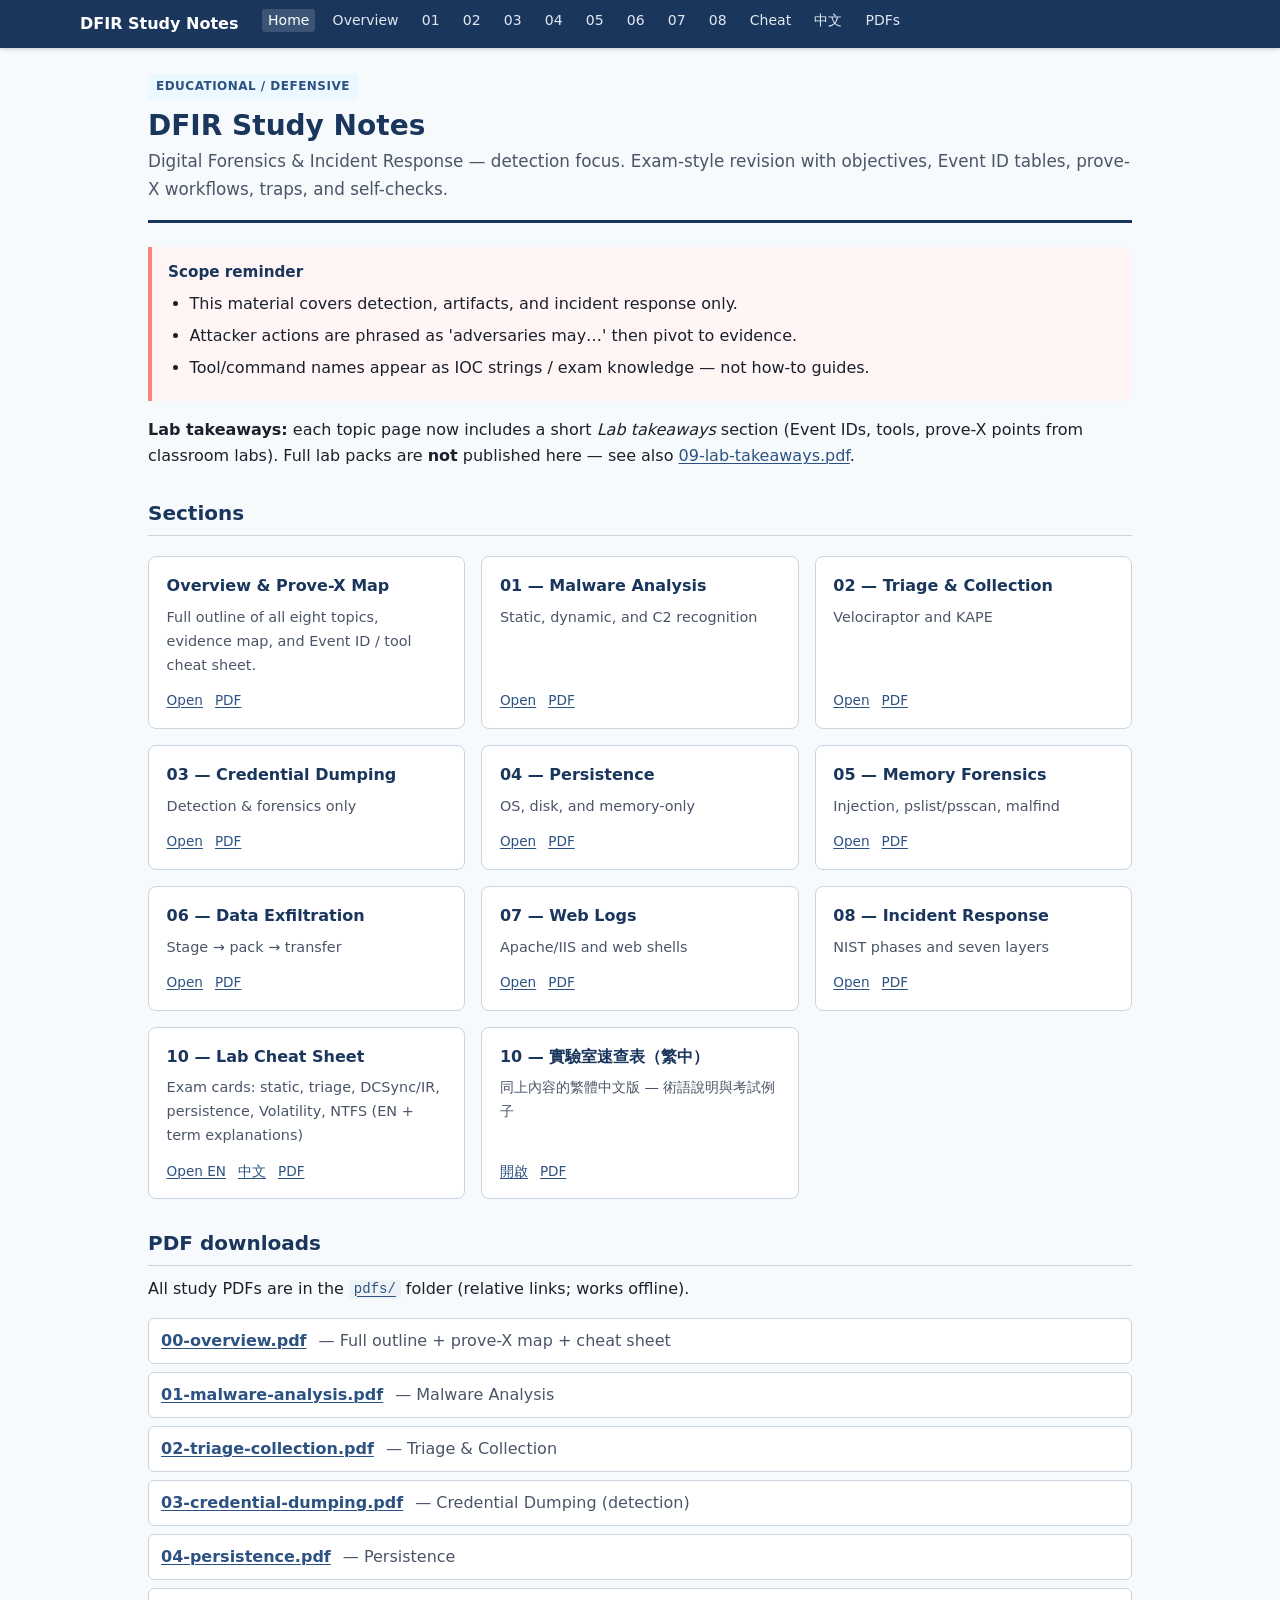
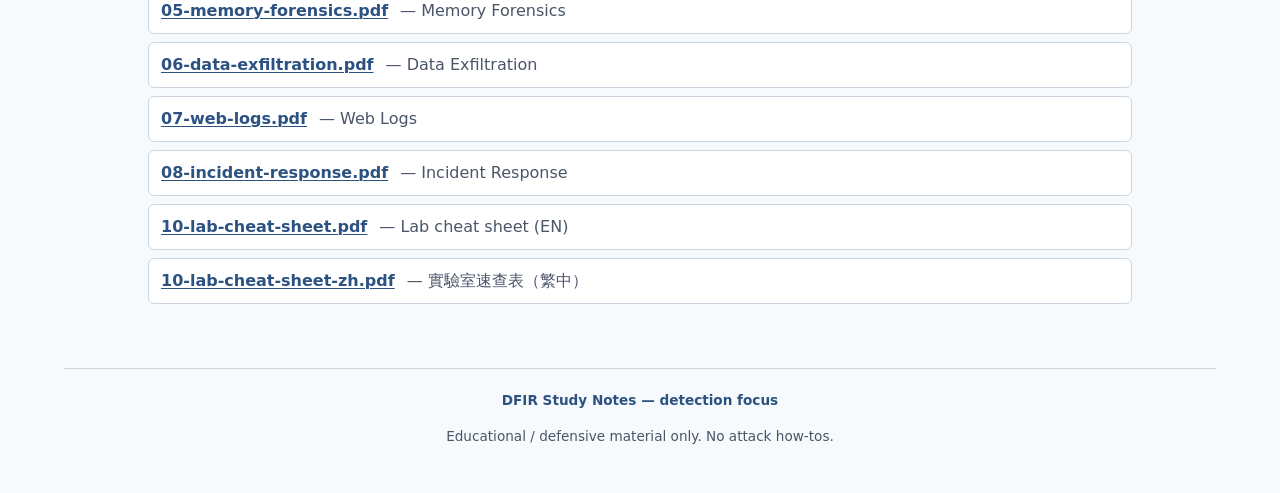
<file: index.html>
<!DOCTYPE html>
<html lang="en">
<head>
<meta charset="utf-8">
<meta name="viewport" content="width=device-width, initial-scale=1">
<title>Home | DFIR Study Notes</title>
<meta name="description" content="Educational defensive DFIR study notes — detection and forensics focus.">
<link rel="stylesheet" href="css/style.css">
</head>
<body>
<nav class="site-nav" aria-label="Main">
  <div class="nav-inner">
    <a class="brand" href="index.html">DFIR Study Notes</a>
    <button type="button" class="nav-toggle" aria-expanded="false" aria-controls="nav-links"
      onclick="var n=document.getElementById('nav-links');var o=n.classList.toggle('open');this.setAttribute('aria-expanded',o);">Menu</button>
    <ul class="nav-links" id="nav-links"><li><a href="index.html" aria-current="page">Home</a></li><li><a href="overview.html">Overview</a></li><li><a href="01-malware-analysis.html">01</a></li><li><a href="02-triage-collection.html">02</a></li><li><a href="03-credential-dumping.html">03</a></li><li><a href="04-persistence.html">04</a></li><li><a href="05-memory-forensics.html">05</a></li><li><a href="06-data-exfiltration.html">06</a></li><li><a href="07-web-logs.html">07</a></li><li><a href="08-incident-response.html">08</a></li><li><a href="10-lab-cheat-sheet.html">Cheat</a></li><li><a href="10-lab-cheat-sheet-zh.html">中文</a></li><li><a href="pdfs/">PDFs</a></li></ul>
  </div>
</nav>
<main class="wide-main">

<header class="page-header">
  <span class="badge">Educational / Defensive</span>
  <h1>DFIR Study Notes</h1>
  <p class="subtitle">Digital Forensics &amp; Incident Response — detection focus. Exam-style revision with objectives, Event ID tables, prove-X workflows, traps, and self-checks.</p>
</header>

<div class="callout warn"><strong class="title">Scope reminder</strong><ul><li>This material covers detection, artifacts, and incident response only.</li><li>Attacker actions are phrased as 'adversaries may…' then pivot to evidence.</li><li>Tool/command names appear as IOC strings / exam knowledge — not how-to guides.</li></ul></div>


<p class="lab-note"><b>Lab takeaways:</b> each topic page now includes a short <em>Lab takeaways</em> section (Event IDs, tools, prove-X points from classroom labs). Full lab packs are <b>not</b> published here — see also <a href="pdfs/09-lab-takeaways.pdf">09-lab-takeaways.pdf</a>.</p>

<h2>Sections</h2>
<div class="card-grid">
<article class="card">
  <h3><a href="overview.html">Overview &amp; Prove-X Map</a></h3>
  <p>Full outline of all eight topics, evidence map, and Event ID / tool cheat sheet.</p>
  <div class="card-links"><a href="overview.html">Open</a><a href="pdfs/00-overview.pdf">PDF</a></div>
</article>
<article class="card">
  <h3><a href="01-malware-analysis.html">01 — Malware Analysis</a></h3>
  <p>Static, dynamic, and C2 recognition</p>
  <div class="card-links"><a href="01-malware-analysis.html">Open</a><a href="pdfs/01-malware-analysis.pdf">PDF</a></div>
</article>
<article class="card">
  <h3><a href="02-triage-collection.html">02 — Triage &amp; Collection</a></h3>
  <p>Velociraptor and KAPE</p>
  <div class="card-links"><a href="02-triage-collection.html">Open</a><a href="pdfs/02-triage-collection.pdf">PDF</a></div>
</article>
<article class="card">
  <h3><a href="03-credential-dumping.html">03 — Credential Dumping</a></h3>
  <p>Detection &amp; forensics only</p>
  <div class="card-links"><a href="03-credential-dumping.html">Open</a><a href="pdfs/03-credential-dumping.pdf">PDF</a></div>
</article>
<article class="card">
  <h3><a href="04-persistence.html">04 — Persistence</a></h3>
  <p>OS, disk, and memory-only</p>
  <div class="card-links"><a href="04-persistence.html">Open</a><a href="pdfs/04-persistence.pdf">PDF</a></div>
</article>
<article class="card">
  <h3><a href="05-memory-forensics.html">05 — Memory Forensics</a></h3>
  <p>Injection, pslist/psscan, malfind</p>
  <div class="card-links"><a href="05-memory-forensics.html">Open</a><a href="pdfs/05-memory-forensics.pdf">PDF</a></div>
</article>
<article class="card">
  <h3><a href="06-data-exfiltration.html">06 — Data Exfiltration</a></h3>
  <p>Stage → pack → transfer</p>
  <div class="card-links"><a href="06-data-exfiltration.html">Open</a><a href="pdfs/06-data-exfiltration.pdf">PDF</a></div>
</article>
<article class="card">
  <h3><a href="07-web-logs.html">07 — Web Logs</a></h3>
  <p>Apache/IIS and web shells</p>
  <div class="card-links"><a href="07-web-logs.html">Open</a><a href="pdfs/07-web-logs.pdf">PDF</a></div>
</article>
<article class="card">
  <h3><a href="08-incident-response.html">08 — Incident Response</a></h3>
  <p>NIST phases and seven layers</p>
  <div class="card-links"><a href="08-incident-response.html">Open</a><a href="pdfs/08-incident-response.pdf">PDF</a></div>
</article>
<article class="card">
  <h3><a href="10-lab-cheat-sheet.html">10 — Lab Cheat Sheet</a></h3>
  <p>Exam cards: static, triage, DCSync/IR, persistence, Volatility, NTFS (EN + term explanations)</p>
  <div class="card-links"><a href="10-lab-cheat-sheet.html">Open EN</a><a href="10-lab-cheat-sheet-zh.html">中文</a><a href="pdfs/10-lab-cheat-sheet.pdf">PDF</a></div>
</article>
<article class="card">
  <h3><a href="10-lab-cheat-sheet-zh.html">10 — 實驗室速查表（繁中）</a></h3>
  <p>同上內容的繁體中文版 — 術語說明與考試例子</p>
  <div class="card-links"><a href="10-lab-cheat-sheet-zh.html">開啟</a><a href="pdfs/10-lab-cheat-sheet-zh.pdf">PDF</a></div>
</article>
</div>

<h2>PDF downloads</h2>
<p>All study PDFs are in the <a href="pdfs/"><code>pdfs/</code></a> folder (relative links; works offline).</p>
<ul class="pdf-list">
<li><a href="pdfs/00-overview.pdf">00-overview.pdf</a> <span class="section-num">— Full outline + prove-X map + cheat sheet</span></li>
<li><a href="pdfs/01-malware-analysis.pdf">01-malware-analysis.pdf</a> <span class="section-num">— Malware Analysis</span></li>
<li><a href="pdfs/02-triage-collection.pdf">02-triage-collection.pdf</a> <span class="section-num">— Triage &amp; Collection</span></li>
<li><a href="pdfs/03-credential-dumping.pdf">03-credential-dumping.pdf</a> <span class="section-num">— Credential Dumping (detection)</span></li>
<li><a href="pdfs/04-persistence.pdf">04-persistence.pdf</a> <span class="section-num">— Persistence</span></li>
<li><a href="pdfs/05-memory-forensics.pdf">05-memory-forensics.pdf</a> <span class="section-num">— Memory Forensics</span></li>
<li><a href="pdfs/06-data-exfiltration.pdf">06-data-exfiltration.pdf</a> <span class="section-num">— Data Exfiltration</span></li>
<li><a href="pdfs/07-web-logs.pdf">07-web-logs.pdf</a> <span class="section-num">— Web Logs</span></li>
<li><a href="pdfs/08-incident-response.pdf">08-incident-response.pdf</a> <span class="section-num">— Incident Response</span></li>
<li><a href="pdfs/10-lab-cheat-sheet.pdf">10-lab-cheat-sheet.pdf</a> <span class="section-num">— Lab cheat sheet (EN)</span></li>
<li><a href="pdfs/10-lab-cheat-sheet-zh.pdf">10-lab-cheat-sheet-zh.pdf</a> <span class="section-num">— 實驗室速查表（繁中）</span></li>
</ul>

</main>
<footer class="site-footer">
  <p><span class="tag">DFIR Study Notes — detection focus</span></p>
  <p>Educational / defensive material only. No attack how-tos.</p>
</footer>
</body>
</html>
</file>
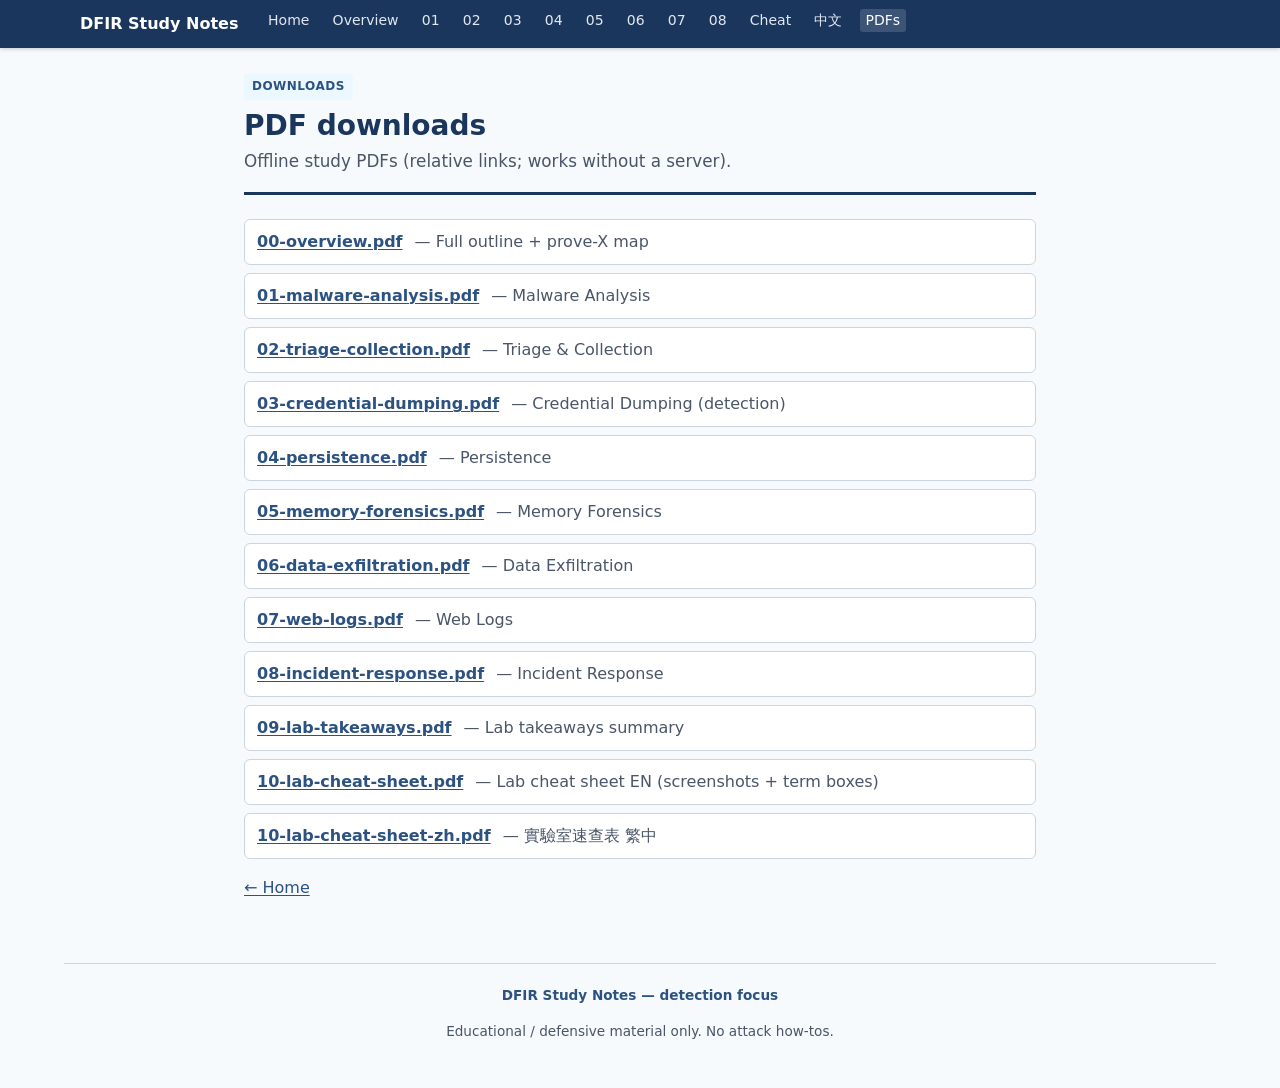
<file: pdfs/index.html>
<!DOCTYPE html>
<html lang="en">
<head>
<meta charset="utf-8">
<meta name="viewport" content="width=device-width, initial-scale=1">
<title>PDFs | DFIR Study Notes</title>
<meta name="description" content="PDF downloads for DFIR Study Notes.">
<link rel="stylesheet" href="../css/style.css">
</head>
<body>
<nav class="site-nav" aria-label="Main">
  <div class="nav-inner">
    <a class="brand" href="../index.html">DFIR Study Notes</a>
    <button type="button" class="nav-toggle" aria-expanded="false" aria-controls="nav-links"
      onclick="var n=document.getElementById('nav-links');var o=n.classList.toggle('open');this.setAttribute('aria-expanded',o);">Menu</button>
    <ul class="nav-links" id="nav-links"><li><a href="../index.html">Home</a></li><li><a href="../overview.html">Overview</a></li><li><a href="../01-malware-analysis.html">01</a></li><li><a href="../02-triage-collection.html">02</a></li><li><a href="../03-credential-dumping.html">03</a></li><li><a href="../04-persistence.html">04</a></li><li><a href="../05-memory-forensics.html">05</a></li><li><a href="../06-data-exfiltration.html">06</a></li><li><a href="../07-web-logs.html">07</a></li><li><a href="../08-incident-response.html">08</a></li><li><a href="../10-lab-cheat-sheet.html">Cheat</a></li><li><a href="../10-lab-cheat-sheet-zh.html">中文</a></li><li><a href="./" aria-current="page">PDFs</a></li></ul>
  </div>
</nav>
<main>
<header class="page-header">
  <span class="badge">Downloads</span>
  <h1>PDF downloads</h1>
  <p class="subtitle">Offline study PDFs (relative links; works without a server).</p>
</header>
<ul class="pdf-list">
<li><a href="00-overview.pdf">00-overview.pdf</a> <span class="section-num">— Full outline + prove-X map</span></li>
<li><a href="01-malware-analysis.pdf">01-malware-analysis.pdf</a> <span class="section-num">— Malware Analysis</span></li>
<li><a href="02-triage-collection.pdf">02-triage-collection.pdf</a> <span class="section-num">— Triage &amp; Collection</span></li>
<li><a href="03-credential-dumping.pdf">03-credential-dumping.pdf</a> <span class="section-num">— Credential Dumping (detection)</span></li>
<li><a href="04-persistence.pdf">04-persistence.pdf</a> <span class="section-num">— Persistence</span></li>
<li><a href="05-memory-forensics.pdf">05-memory-forensics.pdf</a> <span class="section-num">— Memory Forensics</span></li>
<li><a href="06-data-exfiltration.pdf">06-data-exfiltration.pdf</a> <span class="section-num">— Data Exfiltration</span></li>
<li><a href="07-web-logs.pdf">07-web-logs.pdf</a> <span class="section-num">— Web Logs</span></li>
<li><a href="08-incident-response.pdf">08-incident-response.pdf</a> <span class="section-num">— Incident Response</span></li>
<li><a href="09-lab-takeaways.pdf">09-lab-takeaways.pdf</a> <span class="section-num">— Lab takeaways summary</span></li>
<li><a href="10-lab-cheat-sheet.pdf">10-lab-cheat-sheet.pdf</a> <span class="section-num">— Lab cheat sheet EN (screenshots + term boxes)</span></li>
<li><a href="10-lab-cheat-sheet-zh.pdf">10-lab-cheat-sheet-zh.pdf</a> <span class="section-num">— 實驗室速查表 繁中</span></li>
</ul>
<p><a href="../index.html">← Home</a></p>
</main>
<footer class="site-footer">
  <p><span class="tag">DFIR Study Notes — detection focus</span></p>
  <p>Educational / defensive material only. No attack how-tos.</p>
</footer>
</body>
</html>
</file>
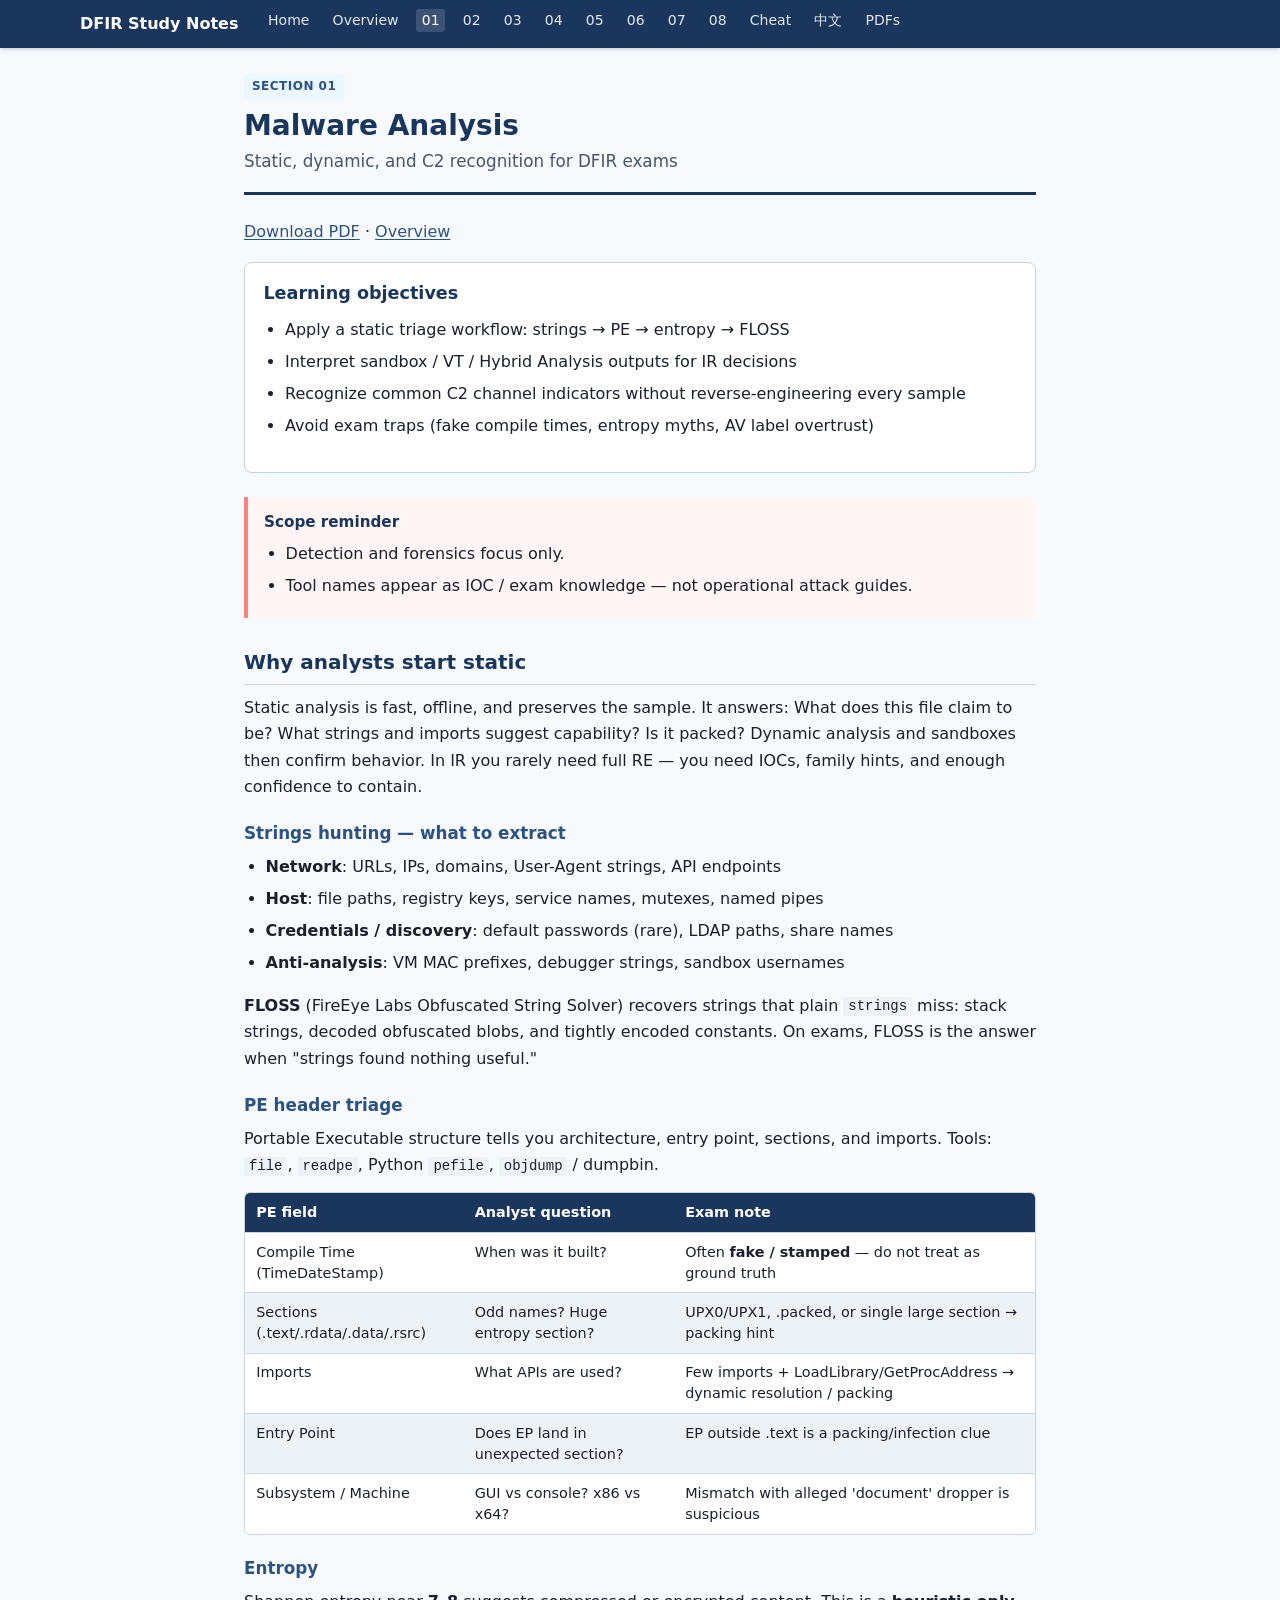
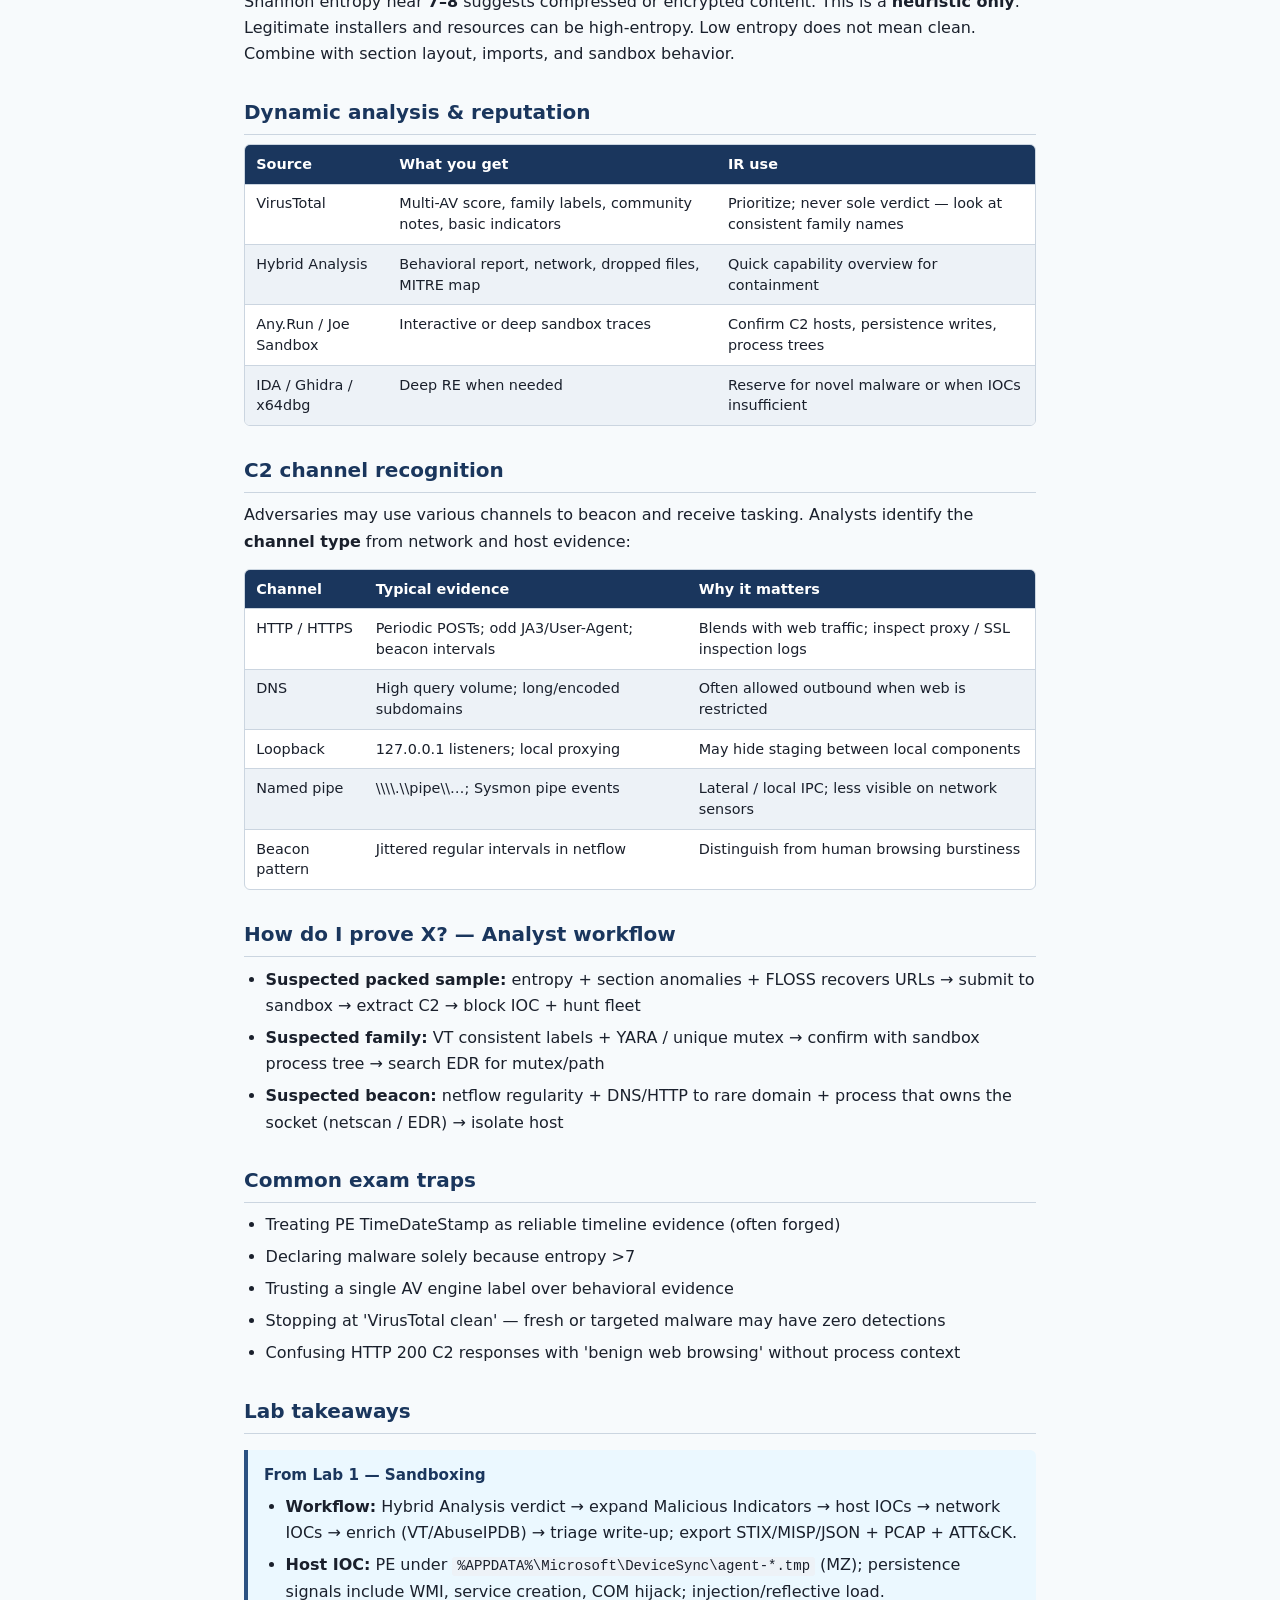
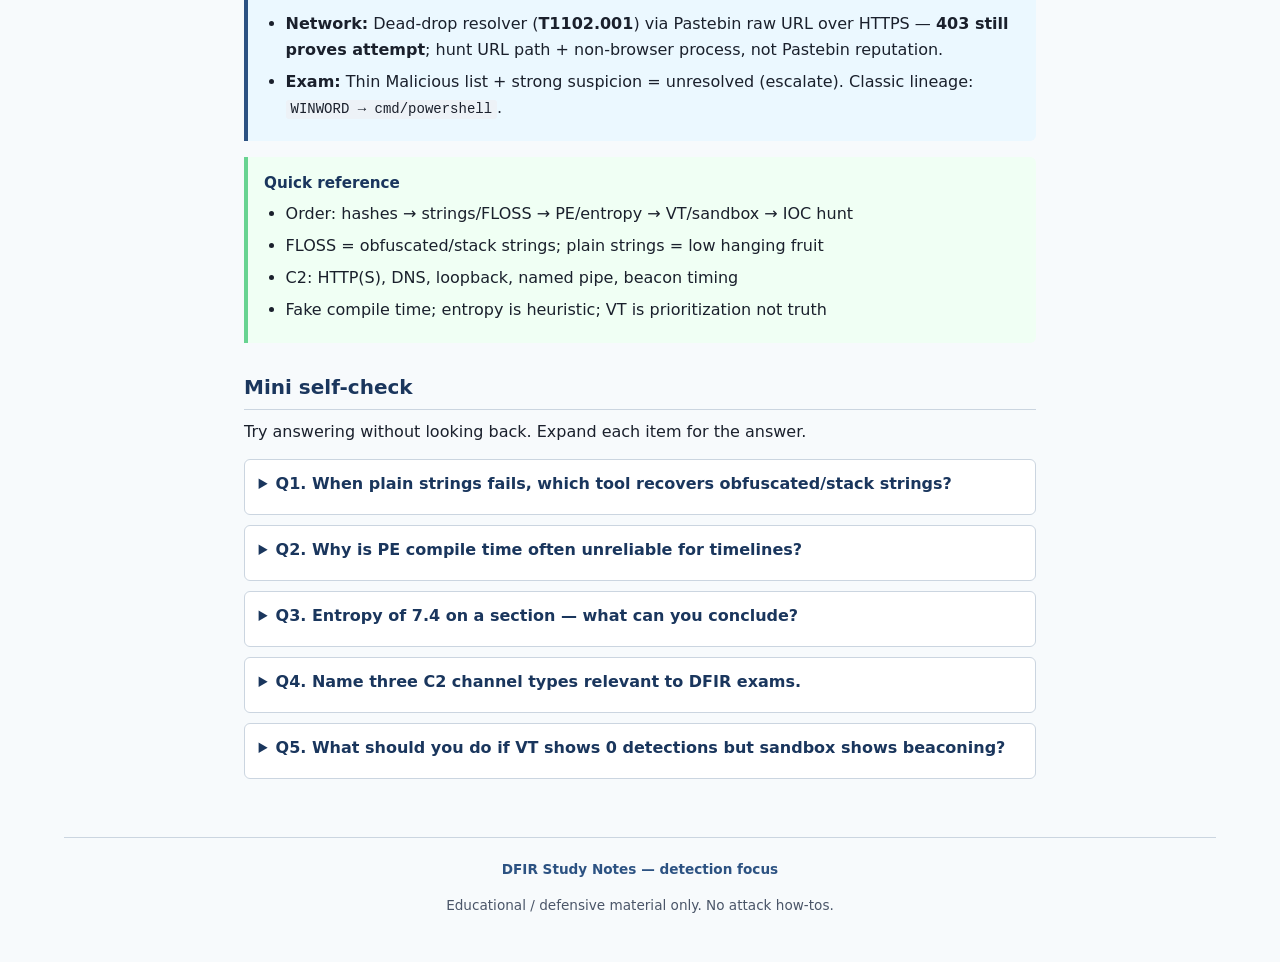
<file: 01-malware-analysis.html>
<!DOCTYPE html>
<html lang="en">
<head>
<meta charset="utf-8">
<meta name="viewport" content="width=device-width, initial-scale=1">
<title>01 — Malware Analysis | DFIR Study Notes</title>
<meta name="description" content="Educational defensive DFIR study notes — detection and forensics focus.">
<link rel="stylesheet" href="css/style.css">
</head>
<body>
<nav class="site-nav" aria-label="Main">
  <div class="nav-inner">
    <a class="brand" href="index.html">DFIR Study Notes</a>
    <button type="button" class="nav-toggle" aria-expanded="false" aria-controls="nav-links"
      onclick="var n=document.getElementById('nav-links');var o=n.classList.toggle('open');this.setAttribute('aria-expanded',o);">Menu</button>
    <ul class="nav-links" id="nav-links"><li><a href="index.html">Home</a></li><li><a href="overview.html">Overview</a></li><li><a href="01-malware-analysis.html" aria-current="page">01</a></li><li><a href="02-triage-collection.html">02</a></li><li><a href="03-credential-dumping.html">03</a></li><li><a href="04-persistence.html">04</a></li><li><a href="05-memory-forensics.html">05</a></li><li><a href="06-data-exfiltration.html">06</a></li><li><a href="07-web-logs.html">07</a></li><li><a href="08-incident-response.html">08</a></li><li><a href="10-lab-cheat-sheet.html">Cheat</a></li><li><a href="10-lab-cheat-sheet-zh.html">中文</a></li><li><a href="pdfs/">PDFs</a></li></ul>
  </div>
</nav>
<main class="">

<header class="page-header">
  <span class="badge">Section 01</span>
  <h1>Malware Analysis</h1>
  <p class="subtitle">Static, dynamic, and C2 recognition for DFIR exams</p>
</header>
<p><a href="pdfs/01-malware-analysis.pdf">Download PDF</a> · <a href="overview.html">Overview</a></p>

<div class="objectives"><h2>Learning objectives</h2><ul><li>Apply a static triage workflow: strings → PE → entropy → FLOSS</li><li>Interpret sandbox / VT / Hybrid Analysis outputs for IR decisions</li><li>Recognize common C2 channel indicators without reverse-engineering every sample</li><li>Avoid exam traps (fake compile times, entropy myths, AV label overtrust)</li></ul></div>

<div class="callout warn"><strong class="title">Scope reminder</strong><ul><li>Detection and forensics focus only.</li><li>Tool names appear as IOC / exam knowledge — not operational attack guides.</li></ul></div>

<h2>Why analysts start static</h2>
<p>Static analysis is fast, offline, and preserves the sample. It answers: What does this file claim to be? What strings and imports suggest capability? Is it packed? Dynamic analysis and sandboxes then confirm behavior. In IR you rarely need full RE — you need IOCs, family hints, and enough confidence to contain.</p>

<h3>Strings hunting — what to extract</h3>
<ul><li><b>Network</b>: URLs, IPs, domains, User-Agent strings, API endpoints</li><li><b>Host</b>: file paths, registry keys, service names, mutexes, named pipes</li><li><b>Credentials / discovery</b>: default passwords (rare), LDAP paths, share names</li><li><b>Anti-analysis</b>: VM MAC prefixes, debugger strings, sandbox usernames</li></ul>
<p><b>FLOSS</b> (FireEye Labs Obfuscated String Solver) recovers strings that plain <code>strings</code> miss: stack strings, decoded obfuscated blobs, and tightly encoded constants. On exams, FLOSS is the answer when "strings found nothing useful."</p>

<h3>PE header triage</h3>
<p>Portable Executable structure tells you architecture, entry point, sections, and imports. Tools: <code>file</code>, <code>readpe</code>, Python <code>pefile</code>, <code>objdump</code> / dumpbin.</p>
<div class="table-wrap"><table><thead><tr><th>PE field</th><th>Analyst question</th><th>Exam note</th></tr></thead><tbody><tr><td>Compile Time (TimeDateStamp)</td><td>When was it built?</td><td>Often <b>fake / stamped</b> — do not treat as ground truth</td></tr><tr><td>Sections (.text/.rdata/.data/.rsrc)</td><td>Odd names? Huge entropy section?</td><td>UPX0/UPX1, .packed, or single large section → packing hint</td></tr><tr><td>Imports</td><td>What APIs are used?</td><td>Few imports + LoadLibrary/GetProcAddress → dynamic resolution / packing</td></tr><tr><td>Entry Point</td><td>Does EP land in unexpected section?</td><td>EP outside .text is a packing/infection clue</td></tr><tr><td>Subsystem / Machine</td><td>GUI vs console? x86 vs x64?</td><td>Mismatch with alleged 'document' dropper is suspicious</td></tr></tbody></table></div>

<h3>Entropy</h3>
<p>Shannon entropy near <b>7–8</b> suggests compressed or encrypted content. This is a <b>heuristic only</b>. Legitimate installers and resources can be high-entropy. Low entropy does not mean clean. Combine with section layout, imports, and sandbox behavior.</p>

<h2>Dynamic analysis &amp; reputation</h2>
<div class="table-wrap"><table><thead><tr><th>Source</th><th>What you get</th><th>IR use</th></tr></thead><tbody><tr><td>VirusTotal</td><td>Multi-AV score, family labels, community notes, basic indicators</td><td>Prioritize; never sole verdict — look at consistent family names</td></tr><tr><td>Hybrid Analysis</td><td>Behavioral report, network, dropped files, MITRE map</td><td>Quick capability overview for containment</td></tr><tr><td>Any.Run / Joe Sandbox</td><td>Interactive or deep sandbox traces</td><td>Confirm C2 hosts, persistence writes, process trees</td></tr><tr><td>IDA / Ghidra / x64dbg</td><td>Deep RE when needed</td><td>Reserve for novel malware or when IOCs insufficient</td></tr></tbody></table></div>

<h2>C2 channel recognition</h2>
<p>Adversaries may use various channels to beacon and receive tasking. Analysts identify the <b>channel type</b> from network and host evidence:</p>
<div class="table-wrap"><table><thead><tr><th>Channel</th><th>Typical evidence</th><th>Why it matters</th></tr></thead><tbody><tr><td>HTTP / HTTPS</td><td>Periodic POSTs; odd JA3/User-Agent; beacon intervals</td><td>Blends with web traffic; inspect proxy / SSL inspection logs</td></tr><tr><td>DNS</td><td>High query volume; long/encoded subdomains</td><td>Often allowed outbound when web is restricted</td></tr><tr><td>Loopback</td><td>127.0.0.1 listeners; local proxying</td><td>May hide staging between local components</td></tr><tr><td>Named pipe</td><td>\\\\.\\pipe\\…; Sysmon pipe events</td><td>Lateral / local IPC; less visible on network sensors</td></tr><tr><td>Beacon pattern</td><td>Jittered regular intervals in netflow</td><td>Distinguish from human browsing burstiness</td></tr></tbody></table></div>

<h2>How do I prove X? — Analyst workflow</h2>
<ul><li><b>Suspected packed sample:</b> entropy + section anomalies + FLOSS recovers URLs → submit to sandbox → extract C2 → block IOC + hunt fleet</li><li><b>Suspected family:</b> VT consistent labels + YARA / unique mutex → confirm with sandbox process tree → search EDR for mutex/path</li><li><b>Suspected beacon:</b> netflow regularity + DNS/HTTP to rare domain + process that owns the socket (netscan / EDR) → isolate host</li></ul>

<h2>Common exam traps</h2>
<ul><li>Treating PE TimeDateStamp as reliable timeline evidence (often forged)</li><li>Declaring malware solely because entropy &gt;7</li><li>Trusting a single AV engine label over behavioral evidence</li><li>Stopping at 'VirusTotal clean' — fresh or targeted malware may have zero detections</li><li>Confusing HTTP 200 C2 responses with 'benign web browsing' without process context</li></ul>

<h2>Lab takeaways</h2>
<div class="callout"><strong class="title">From Lab 1 — Sandboxing</strong>
<ul>
<li><b>Workflow:</b> Hybrid Analysis verdict → expand Malicious Indicators → host IOCs → network IOCs → enrich (VT/AbuseIPDB) → triage write-up; export STIX/MISP/JSON + PCAP + ATT&amp;CK.</li>
<li><b>Host IOC:</b> PE under <code>%APPDATA%\Microsoft\DeviceSync\agent-*.tmp</code> (MZ); persistence signals include WMI, service creation, COM hijack; injection/reflective load.</li>
<li><b>Network:</b> Dead-drop resolver (<b>T1102.001</b>) via Pastebin raw URL over HTTPS — <b>403 still proves attempt</b>; hunt URL path + non-browser process, not Pastebin reputation.</li>
<li><b>Exam:</b> Thin Malicious list + strong suspicion = unresolved (escalate). Classic lineage: <code>WINWORD → cmd/powershell</code>.</li>
</ul></div>

<div class="callout ok"><strong class="title">Quick reference</strong><ul><li>Order: hashes → strings/FLOSS → PE/entropy → VT/sandbox → IOC hunt</li><li>FLOSS = obfuscated/stack strings; plain strings = low hanging fruit</li><li>C2: HTTP(S), DNS, loopback, named pipe, beacon timing</li><li>Fake compile time; entropy is heuristic; VT is prioritization not truth</li></ul></div>

<h2>Mini self-check</h2>
<p>Try answering without looking back. Expand each item for the answer.</p>
<details class="self-check"><summary><b>Q1.</b> When plain strings fails, which tool recovers obfuscated/stack strings?</summary><div class="answer"><b>A1.</b> FLOSS (FireEye Labs Obfuscated String Solver).</div></details>
<details class="self-check"><summary><b>Q2.</b> Why is PE compile time often unreliable for timelines?</summary><div class="answer"><b>A2.</b> Adversaries (and some packers/tools) commonly forge or stamp TimeDateStamp; treat it as a weak hint only.</div></details>
<details class="self-check"><summary><b>Q3.</b> Entropy of 7.4 on a section — what can you conclude?</summary><div class="answer"><b>A3.</b> It is a packing/encryption heuristic only — not proof of malware; correlate with imports, EP, and behavior.</div></details>
<details class="self-check"><summary><b>Q4.</b> Name three C2 channel types relevant to DFIR exams.</summary><div class="answer"><b>A4.</b> Any three of: HTTP, HTTPS, DNS, loopback, named pipe (plus beaconing as a pattern).</div></details>
<details class="self-check"><summary><b>Q5.</b> What should you do if VT shows 0 detections but sandbox shows beaconing?</summary><div class="answer"><b>A5.</b> Treat behavioral evidence as authoritative for IR: extract IOCs, contain, hunt; VT lag is common for novel samples.</div></details>

</main>
<footer class="site-footer">
  <p><span class="tag">DFIR Study Notes — detection focus</span></p>
  <p>Educational / defensive material only. No attack how-tos.</p>
</footer>
</body>
</html>
</file>
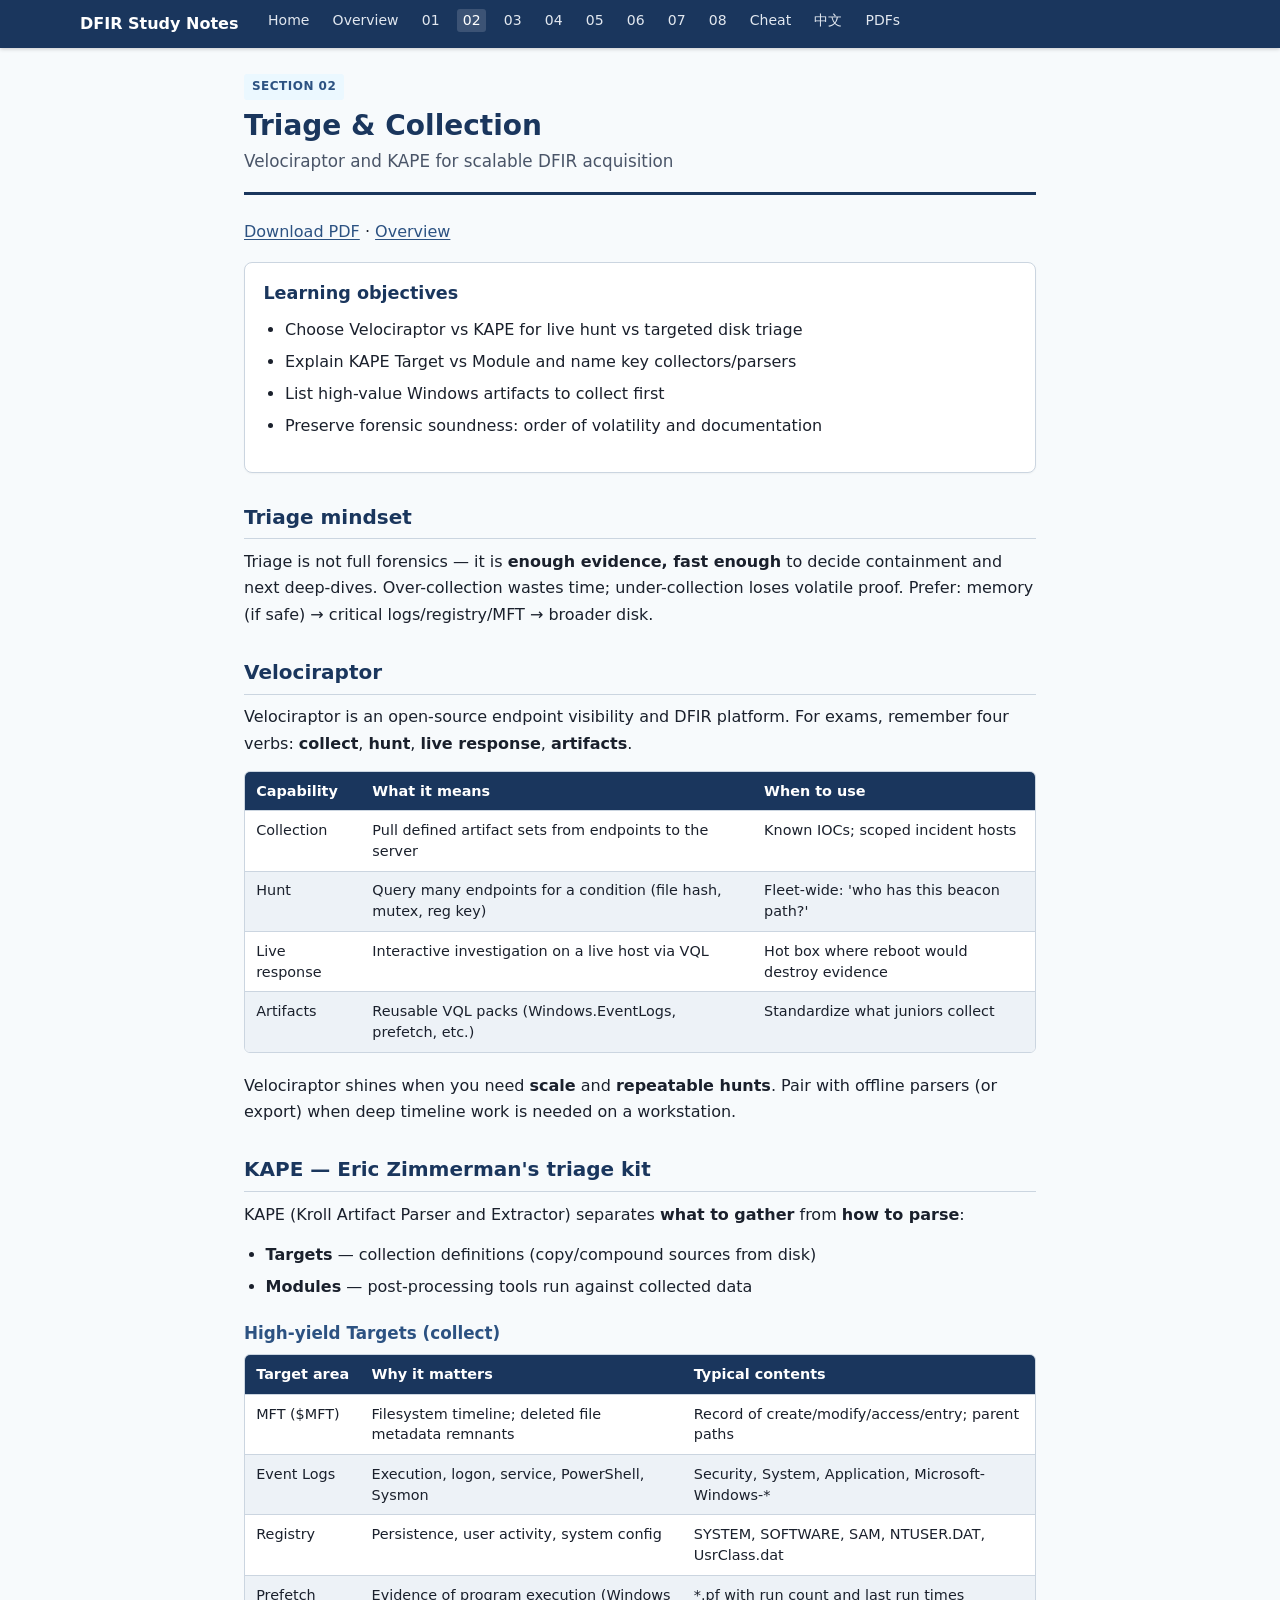
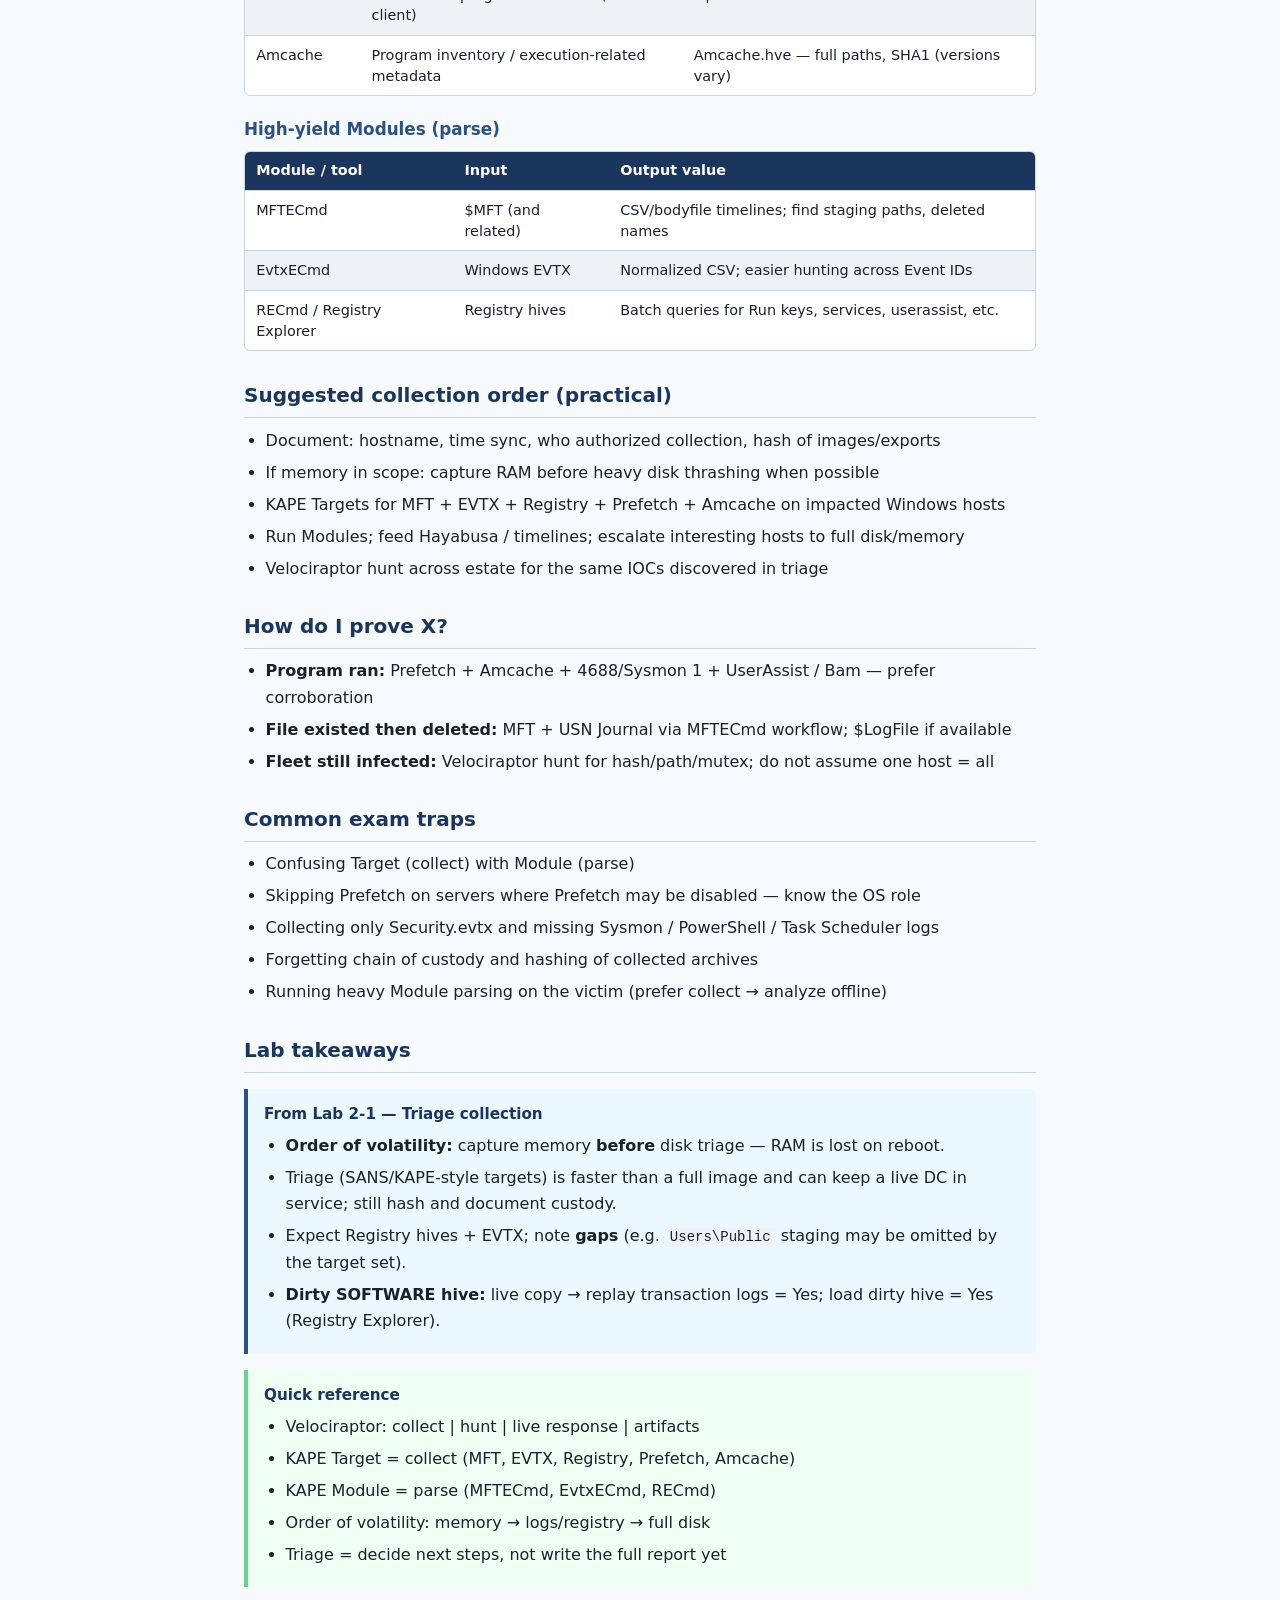
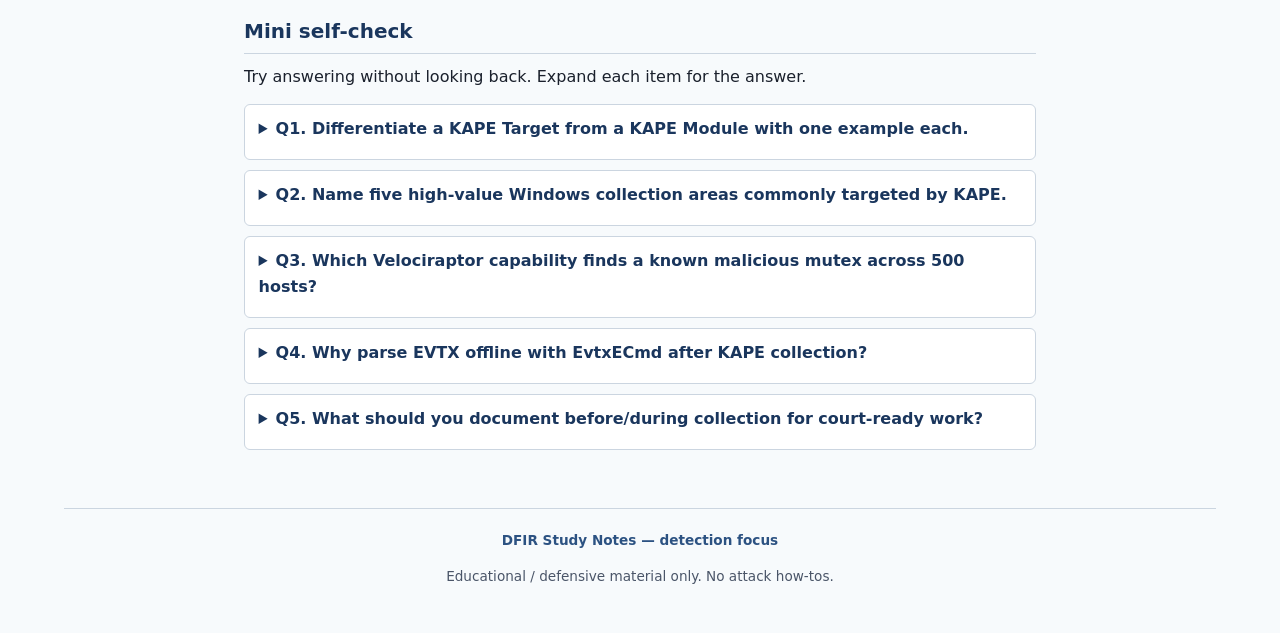
<file: 02-triage-collection.html>
<!DOCTYPE html>
<html lang="en">
<head>
<meta charset="utf-8">
<meta name="viewport" content="width=device-width, initial-scale=1">
<title>02 — Triage & Collection | DFIR Study Notes</title>
<meta name="description" content="Educational defensive DFIR study notes — detection and forensics focus.">
<link rel="stylesheet" href="css/style.css">
</head>
<body>
<nav class="site-nav" aria-label="Main">
  <div class="nav-inner">
    <a class="brand" href="index.html">DFIR Study Notes</a>
    <button type="button" class="nav-toggle" aria-expanded="false" aria-controls="nav-links"
      onclick="var n=document.getElementById('nav-links');var o=n.classList.toggle('open');this.setAttribute('aria-expanded',o);">Menu</button>
    <ul class="nav-links" id="nav-links"><li><a href="index.html">Home</a></li><li><a href="overview.html">Overview</a></li><li><a href="01-malware-analysis.html">01</a></li><li><a href="02-triage-collection.html" aria-current="page">02</a></li><li><a href="03-credential-dumping.html">03</a></li><li><a href="04-persistence.html">04</a></li><li><a href="05-memory-forensics.html">05</a></li><li><a href="06-data-exfiltration.html">06</a></li><li><a href="07-web-logs.html">07</a></li><li><a href="08-incident-response.html">08</a></li><li><a href="10-lab-cheat-sheet.html">Cheat</a></li><li><a href="10-lab-cheat-sheet-zh.html">中文</a></li><li><a href="pdfs/">PDFs</a></li></ul>
  </div>
</nav>
<main class="">

<header class="page-header">
  <span class="badge">Section 02</span>
  <h1>Triage &amp; Collection</h1>
  <p class="subtitle">Velociraptor and KAPE for scalable DFIR acquisition</p>
</header>
<p><a href="pdfs/02-triage-collection.pdf">Download PDF</a> · <a href="overview.html">Overview</a></p>

<div class="objectives"><h2>Learning objectives</h2><ul><li>Choose Velociraptor vs KAPE for live hunt vs targeted disk triage</li><li>Explain KAPE Target vs Module and name key collectors/parsers</li><li>List high-value Windows artifacts to collect first</li><li>Preserve forensic soundness: order of volatility and documentation</li></ul></div>

<h2>Triage mindset</h2>
<p>Triage is not full forensics — it is <b>enough evidence, fast enough</b> to decide containment and next deep-dives. Over-collection wastes time; under-collection loses volatile proof. Prefer: memory (if safe) → critical logs/registry/MFT → broader disk.</p>

<h2>Velociraptor</h2>
<p>Velociraptor is an open-source endpoint visibility and DFIR platform. For exams, remember four verbs: <b>collect</b>, <b>hunt</b>, <b>live response</b>, <b>artifacts</b>.</p>
<div class="table-wrap"><table><thead><tr><th>Capability</th><th>What it means</th><th>When to use</th></tr></thead><tbody><tr><td>Collection</td><td>Pull defined artifact sets from endpoints to the server</td><td>Known IOCs; scoped incident hosts</td></tr><tr><td>Hunt</td><td>Query many endpoints for a condition (file hash, mutex, reg key)</td><td>Fleet-wide: 'who has this beacon path?'</td></tr><tr><td>Live response</td><td>Interactive investigation on a live host via VQL</td><td>Hot box where reboot would destroy evidence</td></tr><tr><td>Artifacts</td><td>Reusable VQL packs (Windows.EventLogs, prefetch, etc.)</td><td>Standardize what juniors collect</td></tr></tbody></table></div>
<p>Velociraptor shines when you need <b>scale</b> and <b>repeatable hunts</b>. Pair with offline parsers (or export) when deep timeline work is needed on a workstation.</p>

<h2>KAPE — Eric Zimmerman's triage kit</h2>
<p>KAPE (Kroll Artifact Parser and Extractor) separates <b>what to gather</b> from <b>how to parse</b>:</p>
<ul><li><b>Targets</b> — collection definitions (copy/compound sources from disk)</li><li><b>Modules</b> — post-processing tools run against collected data</li></ul>

<h3>High-yield Targets (collect)</h3>
<div class="table-wrap"><table><thead><tr><th>Target area</th><th>Why it matters</th><th>Typical contents</th></tr></thead><tbody><tr><td>MFT ($MFT)</td><td>Filesystem timeline; deleted file metadata remnants</td><td>Record of create/modify/access/entry; parent paths</td></tr><tr><td>Event Logs</td><td>Execution, logon, service, PowerShell, Sysmon</td><td>Security, System, Application, Microsoft-Windows-*</td></tr><tr><td>Registry</td><td>Persistence, user activity, system config</td><td>SYSTEM, SOFTWARE, SAM, NTUSER.DAT, UsrClass.dat</td></tr><tr><td>Prefetch</td><td>Evidence of program execution (Windows client)</td><td>*.pf with run count and last run times</td></tr><tr><td>Amcache</td><td>Program inventory / execution-related metadata</td><td>Amcache.hve — full paths, SHA1 (versions vary)</td></tr></tbody></table></div>

<h3>High-yield Modules (parse)</h3>
<div class="table-wrap"><table><thead><tr><th>Module / tool</th><th>Input</th><th>Output value</th></tr></thead><tbody><tr><td>MFTECmd</td><td>$MFT (and related)</td><td>CSV/bodyfile timelines; find staging paths, deleted names</td></tr><tr><td>EvtxECmd</td><td>Windows EVTX</td><td>Normalized CSV; easier hunting across Event IDs</td></tr><tr><td>RECmd / Registry Explorer</td><td>Registry hives</td><td>Batch queries for Run keys, services, userassist, etc.</td></tr></tbody></table></div>

<h2>Suggested collection order (practical)</h2>
<ul><li>Document: hostname, time sync, who authorized collection, hash of images/exports</li><li>If memory in scope: capture RAM before heavy disk thrashing when possible</li><li>KAPE Targets for MFT + EVTX + Registry + Prefetch + Amcache on impacted Windows hosts</li><li>Run Modules; feed Hayabusa / timelines; escalate interesting hosts to full disk/memory</li><li>Velociraptor hunt across estate for the same IOCs discovered in triage</li></ul>

<h2>How do I prove X?</h2>
<ul><li><b>Program ran:</b> Prefetch + Amcache + 4688/Sysmon 1 + UserAssist / Bam — prefer corroboration</li><li><b>File existed then deleted:</b> MFT + USN Journal via MFTECmd workflow; $LogFile if available</li><li><b>Fleet still infected:</b> Velociraptor hunt for hash/path/mutex; do not assume one host = all</li></ul>

<h2>Common exam traps</h2>
<ul><li>Confusing Target (collect) with Module (parse)</li><li>Skipping Prefetch on servers where Prefetch may be disabled — know the OS role</li><li>Collecting only Security.evtx and missing Sysmon / PowerShell / Task Scheduler logs</li><li>Forgetting chain of custody and hashing of collected archives</li><li>Running heavy Module parsing on the victim (prefer collect → analyze offline)</li></ul>

<h2>Lab takeaways</h2>
<div class="callout"><strong class="title">From Lab 2-1 — Triage collection</strong>
<ul>
<li><b>Order of volatility:</b> capture memory <b>before</b> disk triage — RAM is lost on reboot.</li>
<li>Triage (SANS/KAPE-style targets) is faster than a full image and can keep a live DC in service; still hash and document custody.</li>
<li>Expect Registry hives + EVTX; note <b>gaps</b> (e.g. <code>Users\Public</code> staging may be omitted by the target set).</li>
<li><b>Dirty SOFTWARE hive:</b> live copy → replay transaction logs = Yes; load dirty hive = Yes (Registry Explorer).</li>
</ul></div>

<div class="callout ok"><strong class="title">Quick reference</strong><ul><li>Velociraptor: collect | hunt | live response | artifacts</li><li>KAPE Target = collect (MFT, EVTX, Registry, Prefetch, Amcache)</li><li>KAPE Module = parse (MFTECmd, EvtxECmd, RECmd)</li><li>Order of volatility: memory → logs/registry → full disk</li><li>Triage = decide next steps, not write the full report yet</li></ul></div>

<h2>Mini self-check</h2>
<p>Try answering without looking back. Expand each item for the answer.</p>
<details class="self-check"><summary><b>Q1.</b> Differentiate a KAPE Target from a KAPE Module with one example each.</summary><div class="answer"><b>A1.</b> Target collects (e.g., Event Logs / MFT). Module parses (e.g., EvtxECmd / MFTECmd).</div></details>
<details class="self-check"><summary><b>Q2.</b> Name five high-value Windows collection areas commonly targeted by KAPE.</summary><div class="answer"><b>A2.</b> MFT, Event Logs, Registry, Prefetch, Amcache.</div></details>
<details class="self-check"><summary><b>Q3.</b> Which Velociraptor capability finds a known malicious mutex across 500 hosts?</summary><div class="answer"><b>A3.</b> Hunt (artifact/VQL hunt for that mutex).</div></details>
<details class="self-check"><summary><b>Q4.</b> Why parse EVTX offline with EvtxECmd after KAPE collection?</summary><div class="answer"><b>A4.</b> Normalize and search at scale without altering the victim; faster multi-ID analysis; preserves originals.</div></details>
<details class="self-check"><summary><b>Q5.</b> What should you document before/during collection for court-ready work?</summary><div class="answer"><b>A5.</b> Authorization, time/timezone, hostname, collector identity, tool versions, hashes of exports, chain of custody.</div></details>

</main>
<footer class="site-footer">
  <p><span class="tag">DFIR Study Notes — detection focus</span></p>
  <p>Educational / defensive material only. No attack how-tos.</p>
</footer>
</body>
</html>
</file>
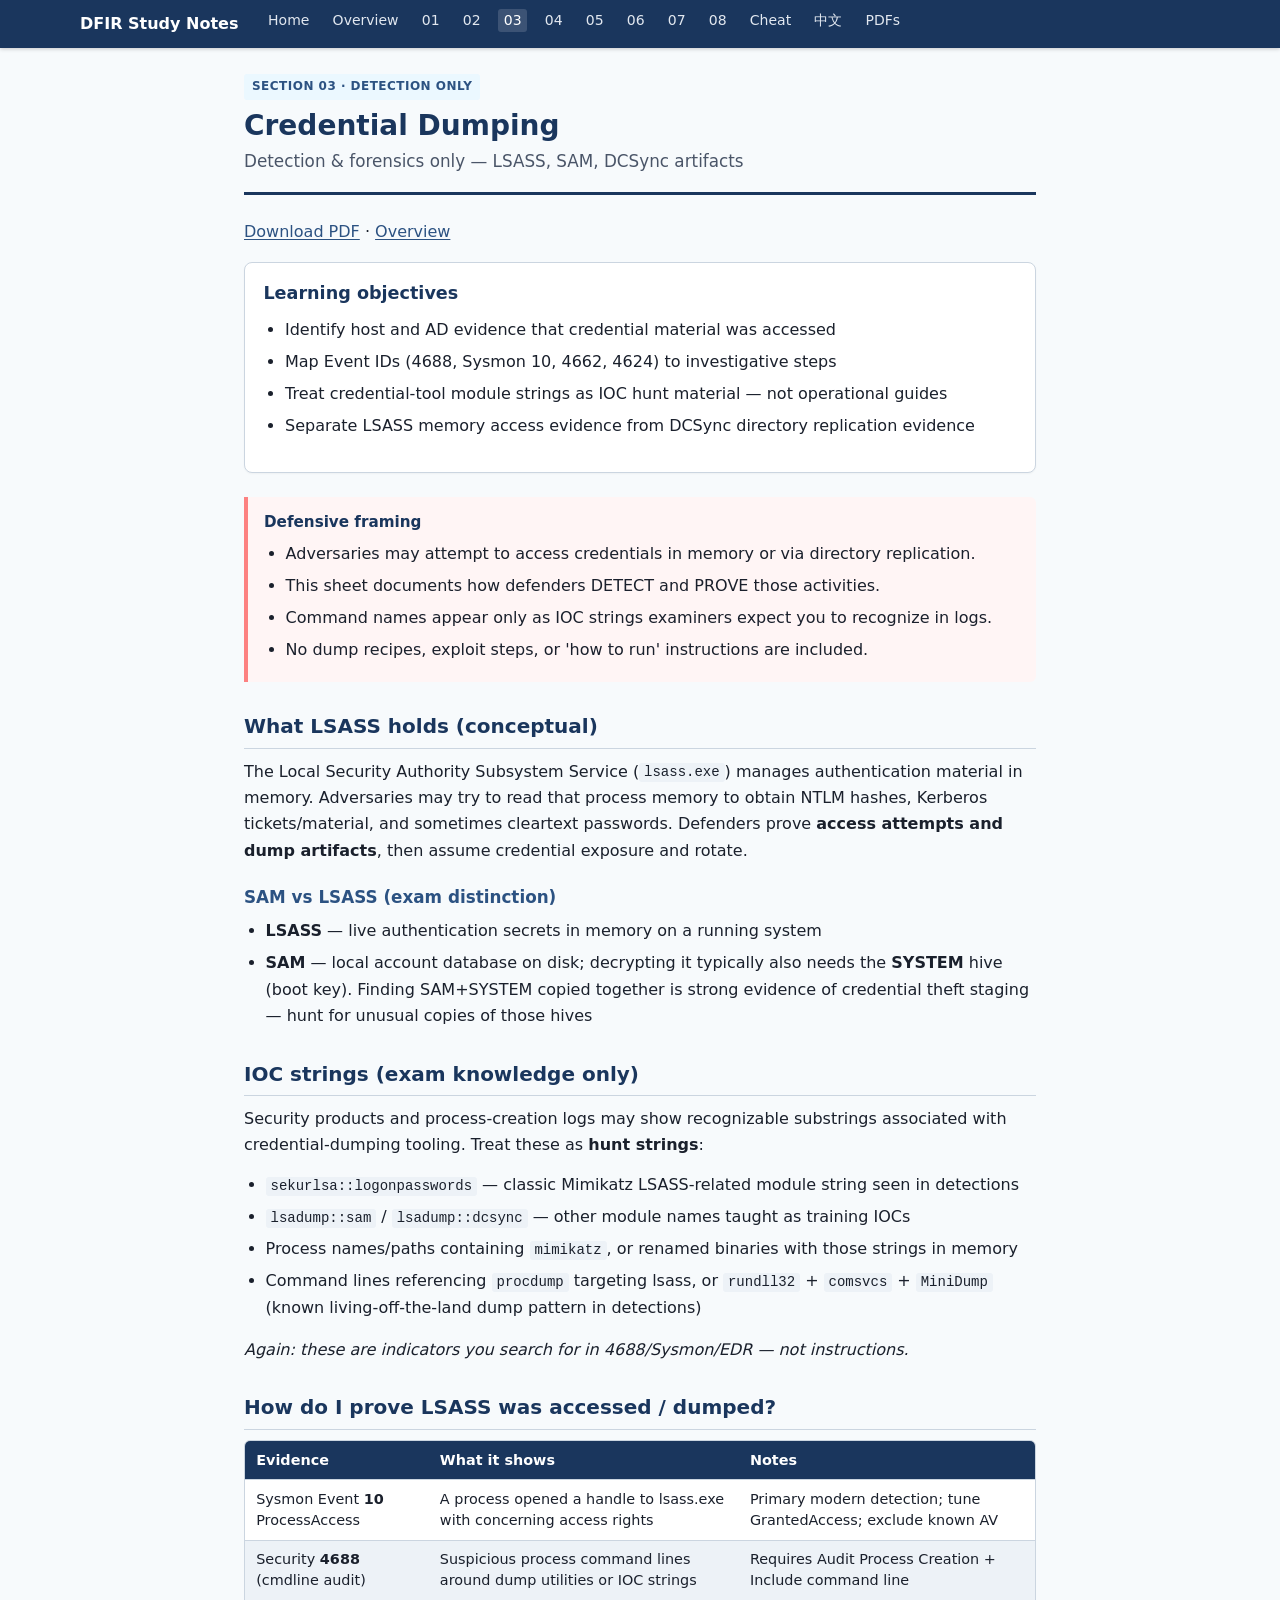
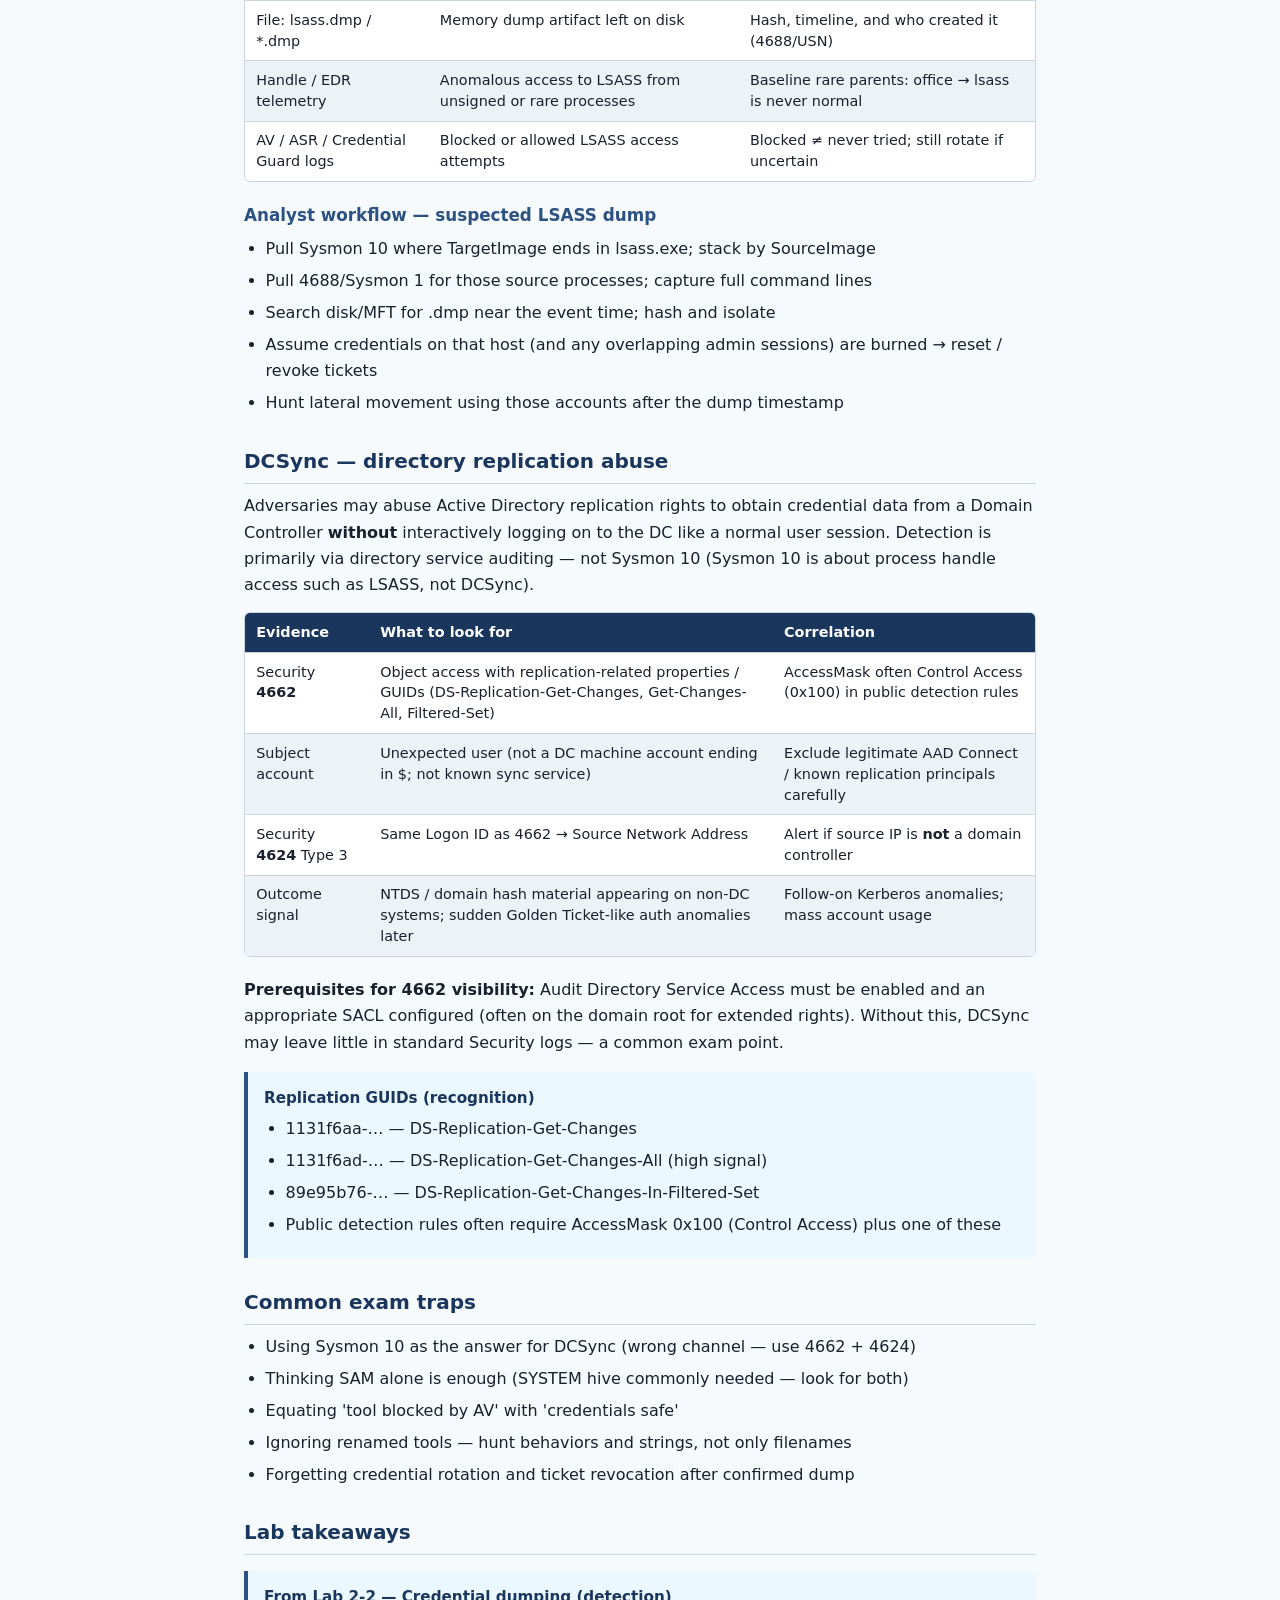
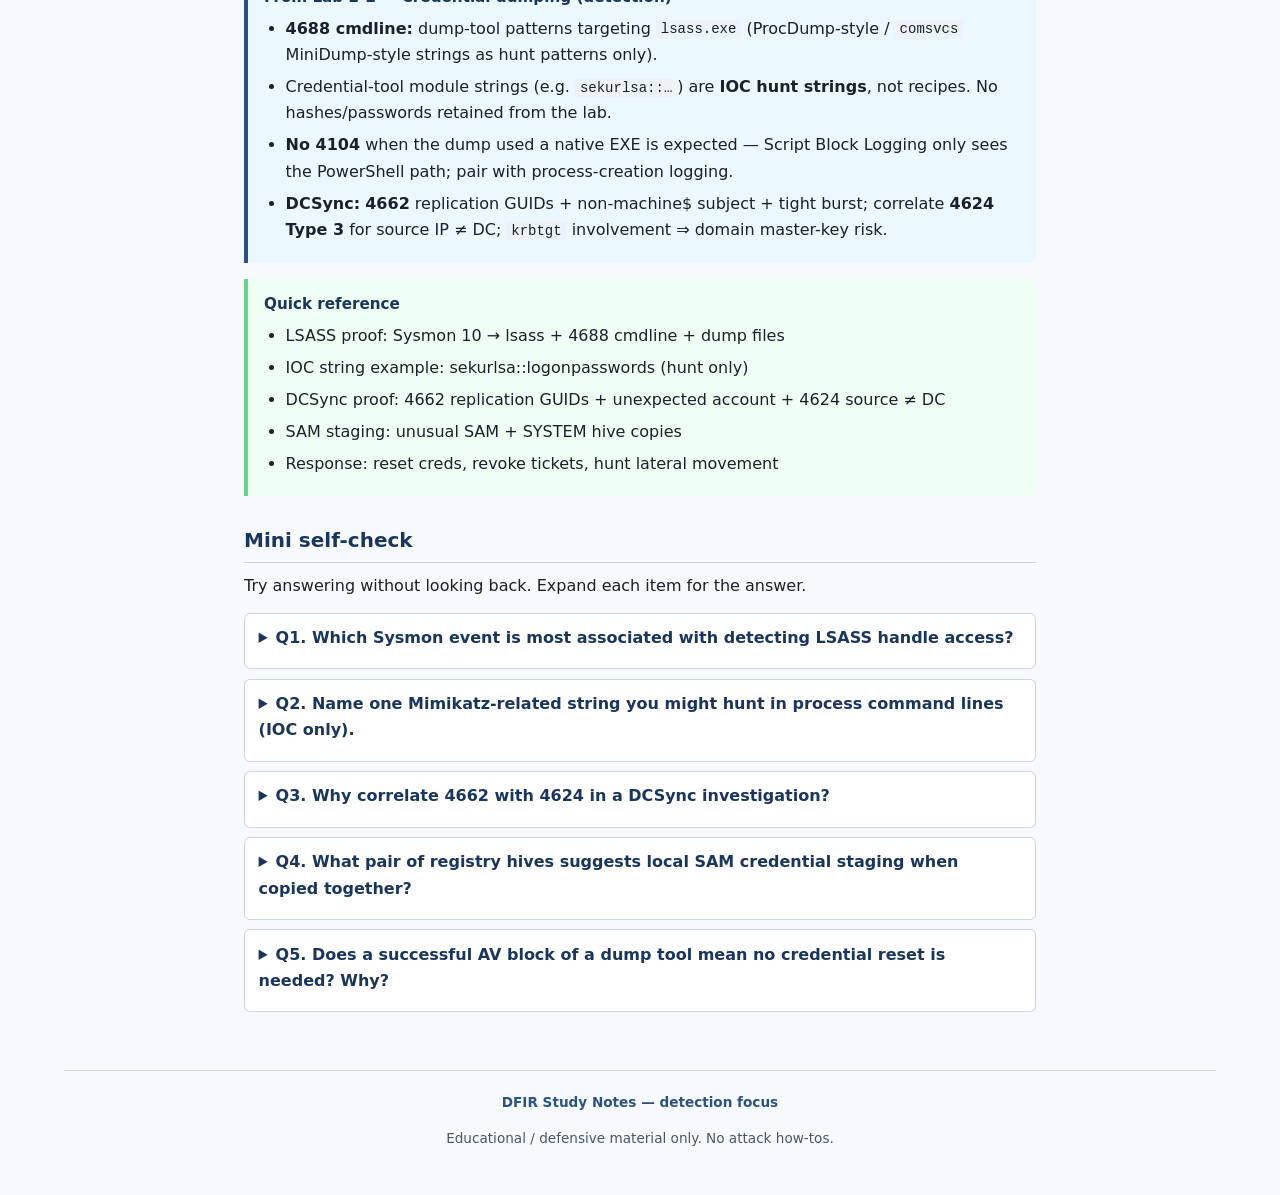
<file: 03-credential-dumping.html>
<!DOCTYPE html>
<html lang="en">
<head>
<meta charset="utf-8">
<meta name="viewport" content="width=device-width, initial-scale=1">
<title>03 — Credential Dumping | DFIR Study Notes</title>
<meta name="description" content="Educational defensive DFIR study notes — detection and forensics focus.">
<link rel="stylesheet" href="css/style.css">
</head>
<body>
<nav class="site-nav" aria-label="Main">
  <div class="nav-inner">
    <a class="brand" href="index.html">DFIR Study Notes</a>
    <button type="button" class="nav-toggle" aria-expanded="false" aria-controls="nav-links"
      onclick="var n=document.getElementById('nav-links');var o=n.classList.toggle('open');this.setAttribute('aria-expanded',o);">Menu</button>
    <ul class="nav-links" id="nav-links"><li><a href="index.html">Home</a></li><li><a href="overview.html">Overview</a></li><li><a href="01-malware-analysis.html">01</a></li><li><a href="02-triage-collection.html">02</a></li><li><a href="03-credential-dumping.html" aria-current="page">03</a></li><li><a href="04-persistence.html">04</a></li><li><a href="05-memory-forensics.html">05</a></li><li><a href="06-data-exfiltration.html">06</a></li><li><a href="07-web-logs.html">07</a></li><li><a href="08-incident-response.html">08</a></li><li><a href="10-lab-cheat-sheet.html">Cheat</a></li><li><a href="10-lab-cheat-sheet-zh.html">中文</a></li><li><a href="pdfs/">PDFs</a></li></ul>
  </div>
</nav>
<main class="">

<header class="page-header">
  <span class="badge">Section 03 · Detection only</span>
  <h1>Credential Dumping</h1>
  <p class="subtitle">Detection &amp; forensics only — LSASS, SAM, DCSync artifacts</p>
</header>
<p><a href="pdfs/03-credential-dumping.pdf">Download PDF</a> · <a href="overview.html">Overview</a></p>

<div class="objectives"><h2>Learning objectives</h2><ul><li>Identify host and AD evidence that credential material was accessed</li><li>Map Event IDs (4688, Sysmon 10, 4662, 4624) to investigative steps</li><li>Treat credential-tool module strings as IOC hunt material — not operational guides</li><li>Separate LSASS memory access evidence from DCSync directory replication evidence</li></ul></div>

<div class="callout warn"><strong class="title">Defensive framing</strong><ul><li>Adversaries may attempt to access credentials in memory or via directory replication.</li><li>This sheet documents how defenders DETECT and PROVE those activities.</li><li>Command names appear only as IOC strings examiners expect you to recognize in logs.</li><li>No dump recipes, exploit steps, or 'how to run' instructions are included.</li></ul></div>

<h2>What LSASS holds (conceptual)</h2>
<p>The Local Security Authority Subsystem Service (<code>lsass.exe</code>) manages authentication material in memory. Adversaries may try to read that process memory to obtain NTLM hashes, Kerberos tickets/material, and sometimes cleartext passwords. Defenders prove <b>access attempts and dump artifacts</b>, then assume credential exposure and rotate.</p>

<h3>SAM vs LSASS (exam distinction)</h3>
<ul><li><b>LSASS</b> — live authentication secrets in memory on a running system</li><li><b>SAM</b> — local account database on disk; decrypting it typically also needs the <b>SYSTEM</b> hive (boot key). Finding SAM+SYSTEM copied together is strong evidence of credential theft staging — hunt for unusual copies of those hives</li></ul>

<h2>IOC strings (exam knowledge only)</h2>
<p>Security products and process-creation logs may show recognizable substrings associated with credential-dumping tooling. Treat these as <b>hunt strings</b>:</p>
<ul><li><code>sekurlsa::logonpasswords</code> — classic Mimikatz LSASS-related module string seen in detections</li><li><code>lsadump::sam</code> / <code>lsadump::dcsync</code> — other module names taught as training IOCs</li><li>Process names/paths containing <code>mimikatz</code>, or renamed binaries with those strings in memory</li><li>Command lines referencing <code>procdump</code> targeting lsass, or <code>rundll32</code> + <code>comsvcs</code> + <code>MiniDump</code> (known living-off-the-land dump pattern in detections)</li></ul>
<p><i>Again: these are indicators you search for in 4688/Sysmon/EDR — not instructions.</i></p>

<h2>How do I prove LSASS was accessed / dumped?</h2>
<div class="table-wrap"><table><thead><tr><th>Evidence</th><th>What it shows</th><th>Notes</th></tr></thead><tbody><tr><td>Sysmon Event <b>10</b> ProcessAccess</td><td>A process opened a handle to lsass.exe with concerning access rights</td><td>Primary modern detection; tune GrantedAccess; exclude known AV</td></tr><tr><td>Security <b>4688</b> (cmdline audit)</td><td>Suspicious process command lines around dump utilities or IOC strings</td><td>Requires Audit Process Creation + Include command line</td></tr><tr><td>File: lsass.dmp / *.dmp</td><td>Memory dump artifact left on disk</td><td>Hash, timeline, and who created it (4688/USN)</td></tr><tr><td>Handle / EDR telemetry</td><td>Anomalous access to LSASS from unsigned or rare processes</td><td>Baseline rare parents: office → lsass is never normal</td></tr><tr><td>AV / ASR / Credential Guard logs</td><td>Blocked or allowed LSASS access attempts</td><td>Blocked ≠ never tried; still rotate if uncertain</td></tr></tbody></table></div>

<h3>Analyst workflow — suspected LSASS dump</h3>
<ul><li>Pull Sysmon 10 where TargetImage ends in lsass.exe; stack by SourceImage</li><li>Pull 4688/Sysmon 1 for those source processes; capture full command lines</li><li>Search disk/MFT for .dmp near the event time; hash and isolate</li><li>Assume credentials on that host (and any overlapping admin sessions) are burned → reset / revoke tickets</li><li>Hunt lateral movement using those accounts after the dump timestamp</li></ul>

<h2>DCSync — directory replication abuse</h2>
<p>Adversaries may abuse Active Directory replication rights to obtain credential data from a Domain Controller <b>without</b> interactively logging on to the DC like a normal user session. Detection is primarily via directory service auditing — not Sysmon 10 (Sysmon 10 is about process handle access such as LSASS, not DCSync).</p>
<div class="table-wrap"><table><thead><tr><th>Evidence</th><th>What to look for</th><th>Correlation</th></tr></thead><tbody><tr><td>Security <b>4662</b></td><td>Object access with replication-related properties / GUIDs (DS-Replication-Get-Changes, Get-Changes-All, Filtered-Set)</td><td>AccessMask often Control Access (0x100) in public detection rules</td></tr><tr><td>Subject account</td><td>Unexpected user (not a DC machine account ending in $; not known sync service)</td><td>Exclude legitimate AAD Connect / known replication principals carefully</td></tr><tr><td>Security <b>4624</b> Type 3</td><td>Same Logon ID as 4662 → Source Network Address</td><td>Alert if source IP is <b>not</b> a domain controller</td></tr><tr><td>Outcome signal</td><td>NTDS / domain hash material appearing on non-DC systems; sudden Golden Ticket-like auth anomalies later</td><td>Follow-on Kerberos anomalies; mass account usage</td></tr></tbody></table></div>
<p><b>Prerequisites for 4662 visibility:</b> Audit Directory Service Access must be enabled and an appropriate SACL configured (often on the domain root for extended rights). Without this, DCSync may leave little in standard Security logs — a common exam point.</p>

<div class="callout"><strong class="title">Replication GUIDs (recognition)</strong><ul><li>1131f6aa-… — DS-Replication-Get-Changes</li><li>1131f6ad-… — DS-Replication-Get-Changes-All (high signal)</li><li>89e95b76-… — DS-Replication-Get-Changes-In-Filtered-Set</li><li>Public detection rules often require AccessMask 0x100 (Control Access) plus one of these</li></ul></div>

<h2>Common exam traps</h2>
<ul><li>Using Sysmon 10 as the answer for DCSync (wrong channel — use 4662 + 4624)</li><li>Thinking SAM alone is enough (SYSTEM hive commonly needed — look for both)</li><li>Equating 'tool blocked by AV' with 'credentials safe'</li><li>Ignoring renamed tools — hunt behaviors and strings, not only filenames</li><li>Forgetting credential rotation and ticket revocation after confirmed dump</li></ul>

<h2>Lab takeaways</h2>
<div class="callout"><strong class="title">From Lab 2-2 — Credential dumping (detection)</strong>
<ul>
<li><b>4688 cmdline:</b> dump-tool patterns targeting <code>lsass.exe</code> (ProcDump-style / <code>comsvcs</code> MiniDump-style strings as hunt patterns only).</li>
<li>Credential-tool module strings (e.g. <code>sekurlsa::…</code>) are <b>IOC hunt strings</b>, not recipes. No hashes/passwords retained from the lab.</li>
<li><b>No 4104</b> when the dump used a native EXE is expected — Script Block Logging only sees the PowerShell path; pair with process-creation logging.</li>
<li><b>DCSync:</b> <b>4662</b> replication GUIDs + non-machine$ subject + tight burst; correlate <b>4624 Type 3</b> for source IP ≠ DC; <code>krbtgt</code> involvement ⇒ domain master-key risk.</li>
</ul></div>

<div class="callout ok"><strong class="title">Quick reference</strong><ul><li>LSASS proof: Sysmon 10 → lsass + 4688 cmdline + dump files</li><li>IOC string example: sekurlsa::logonpasswords (hunt only)</li><li>DCSync proof: 4662 replication GUIDs + unexpected account + 4624 source ≠ DC</li><li>SAM staging: unusual SAM + SYSTEM hive copies</li><li>Response: reset creds, revoke tickets, hunt lateral movement</li></ul></div>

<h2>Mini self-check</h2>
<p>Try answering without looking back. Expand each item for the answer.</p>
<details class="self-check"><summary><b>Q1.</b> Which Sysmon event is most associated with detecting LSASS handle access?</summary><div class="answer"><b>A1.</b> Sysmon Event ID 10 (ProcessAccess) targeting lsass.exe.</div></details>
<details class="self-check"><summary><b>Q2.</b> Name one Mimikatz-related string you might hunt in process command lines (IOC only).</summary><div class="answer"><b>A2.</b> Example: sekurlsa::logonpasswords (or other lsadump::* module strings taught as IOCs).</div></details>
<details class="self-check"><summary><b>Q3.</b> Why correlate 4662 with 4624 in a DCSync investigation?</summary><div class="answer"><b>A3.</b> 4662 lacks reliable source IP; 4624 with the same Logon ID supplies the network origin to see if a non-DC initiated replication.</div></details>
<details class="self-check"><summary><b>Q4.</b> What pair of registry hives suggests local SAM credential staging when copied together?</summary><div class="answer"><b>A4.</b> SAM and SYSTEM.</div></details>
<details class="self-check"><summary><b>Q5.</b> Does a successful AV block of a dump tool mean no credential reset is needed? Why?</summary><div class="answer"><b>A5.</b> No — the attempt may have partially succeeded, used a different method, or occurred earlier. Treat exposure as likely until scoped; rotate and hunt.</div></details>

</main>
<footer class="site-footer">
  <p><span class="tag">DFIR Study Notes — detection focus</span></p>
  <p>Educational / defensive material only. No attack how-tos.</p>
</footer>
</body>
</html>
</file>
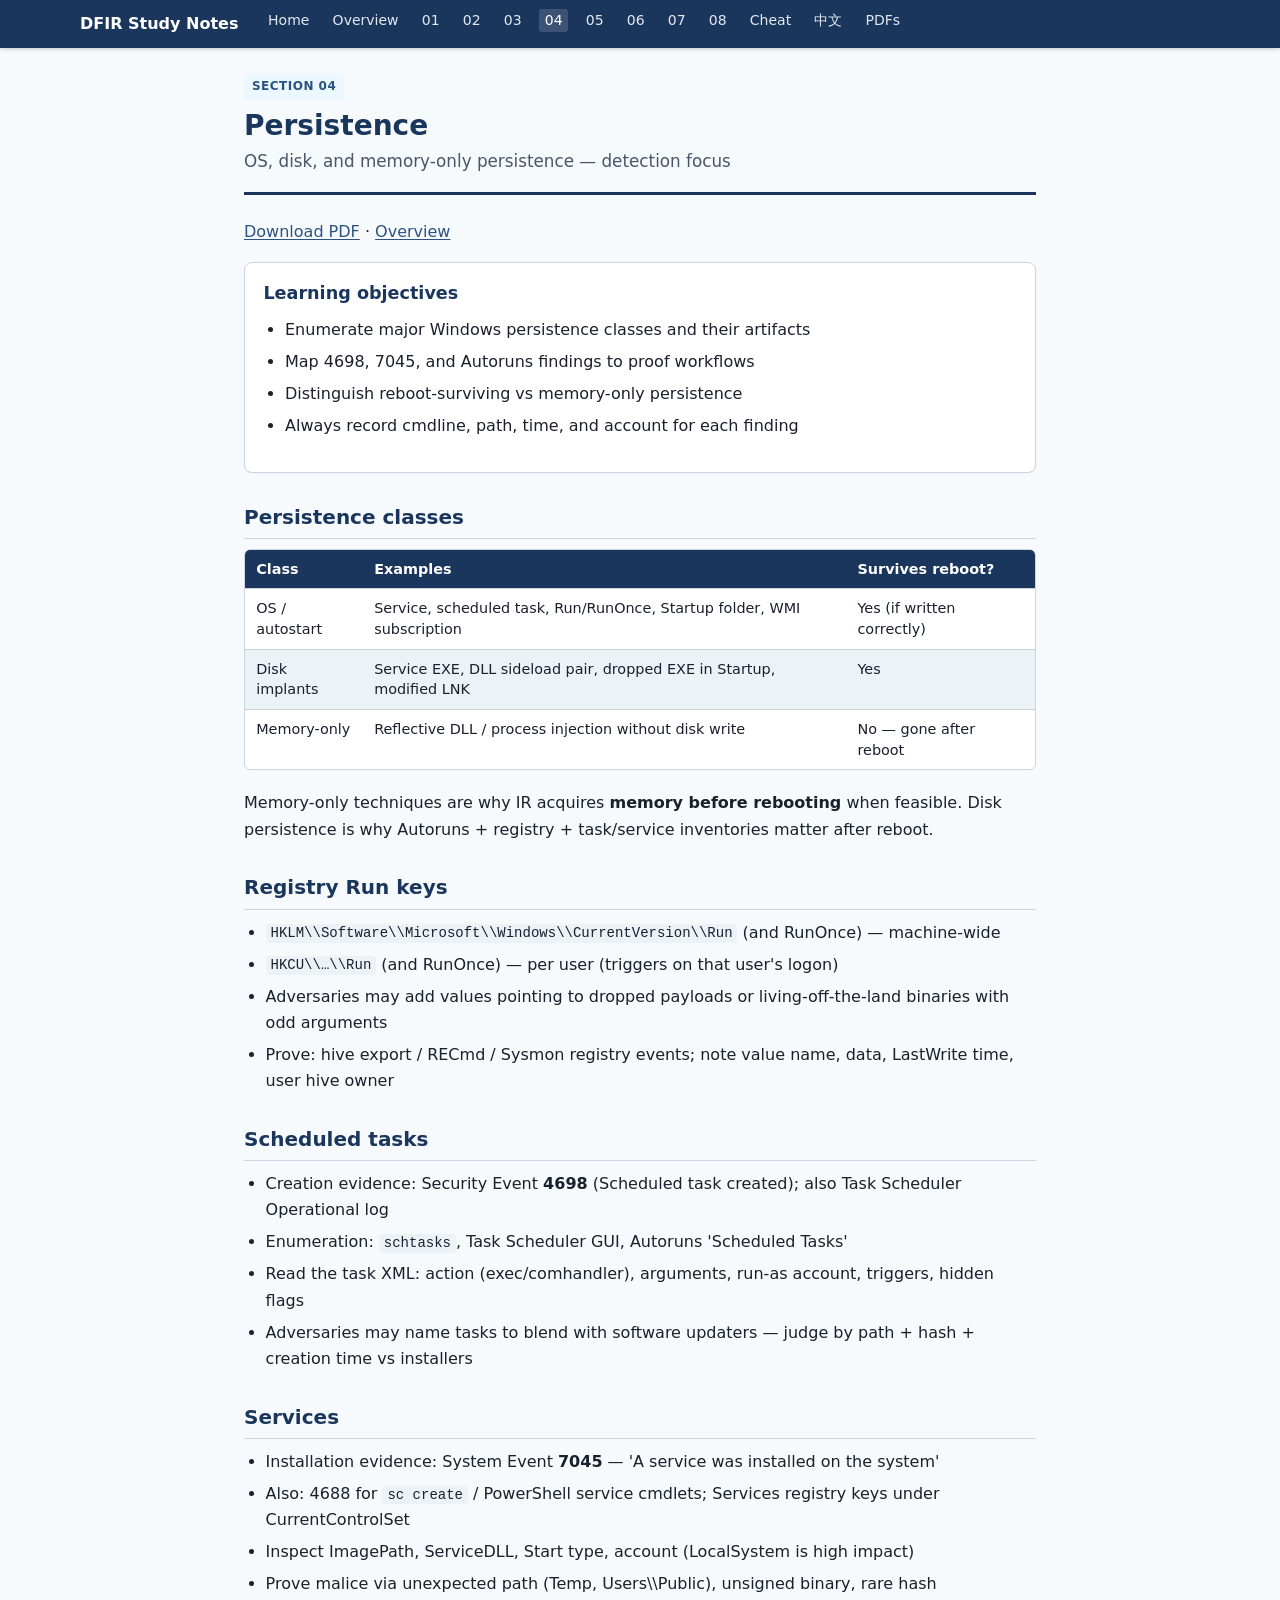
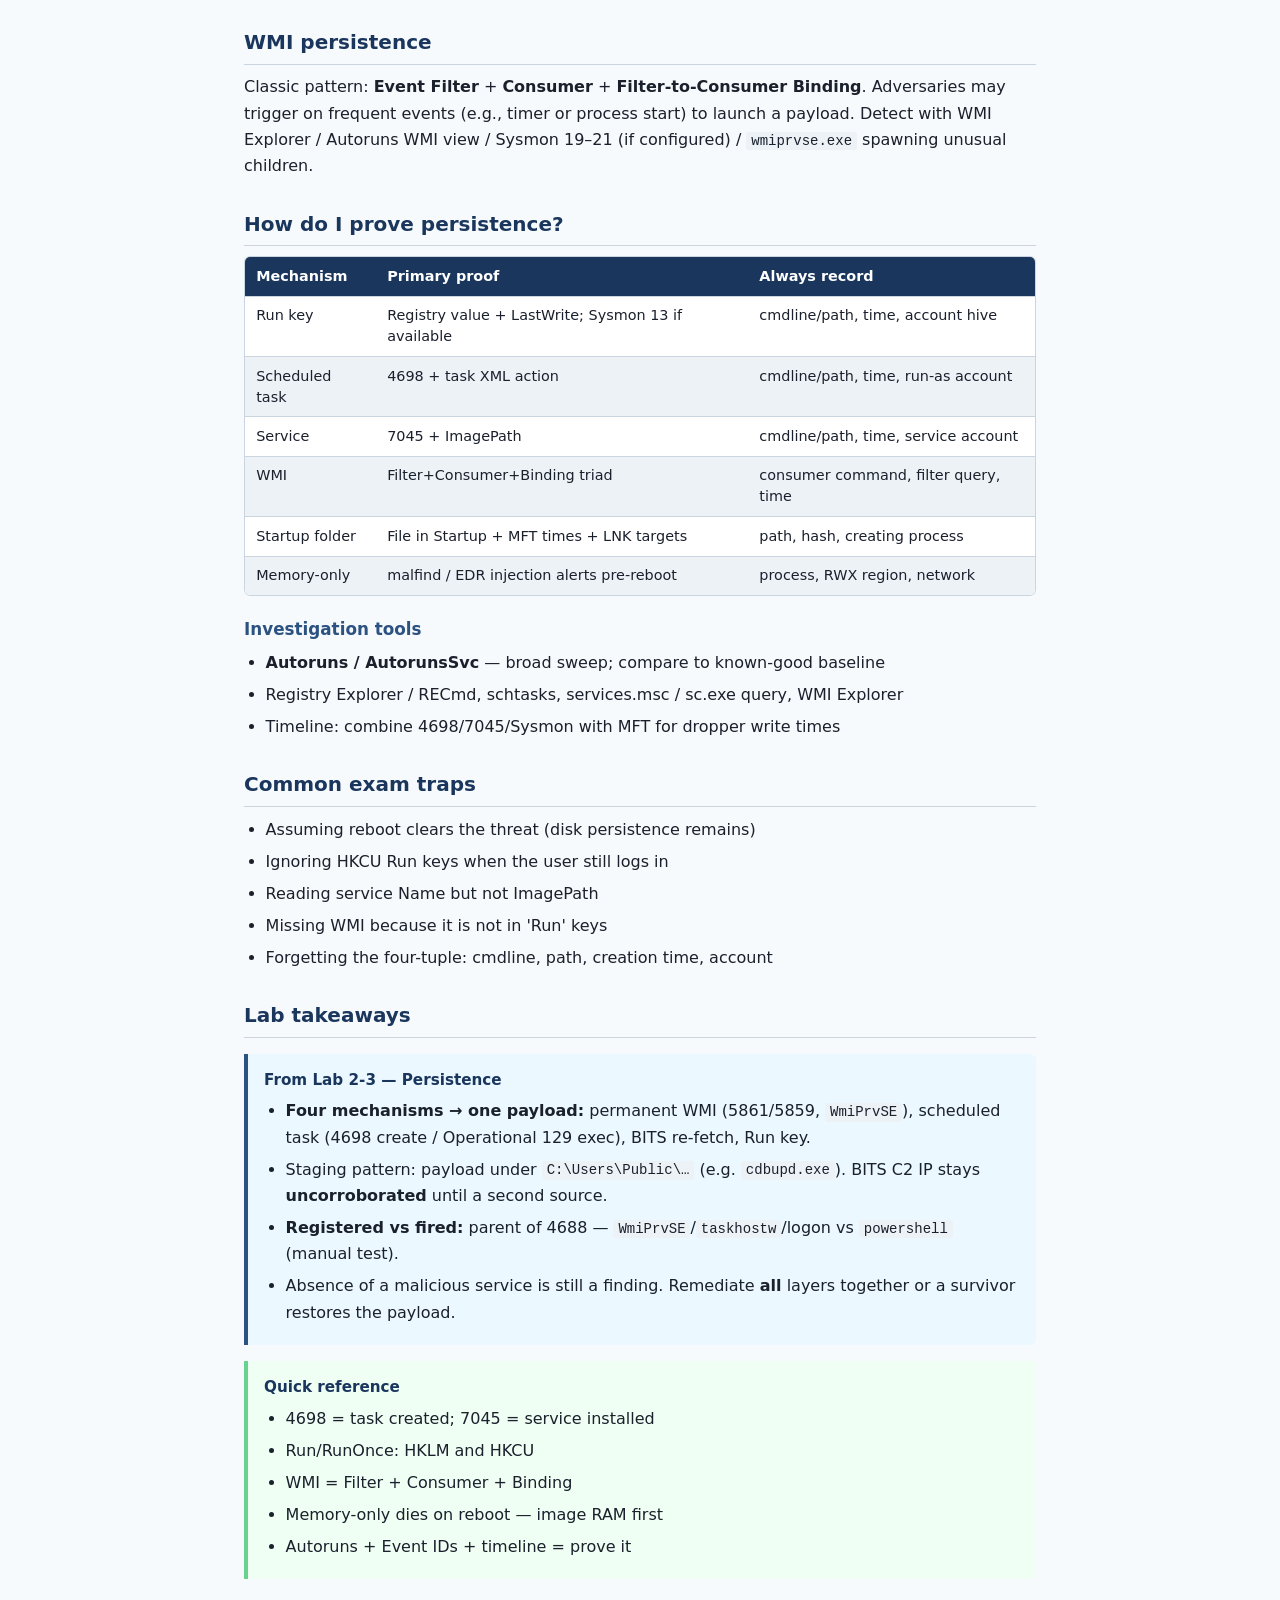
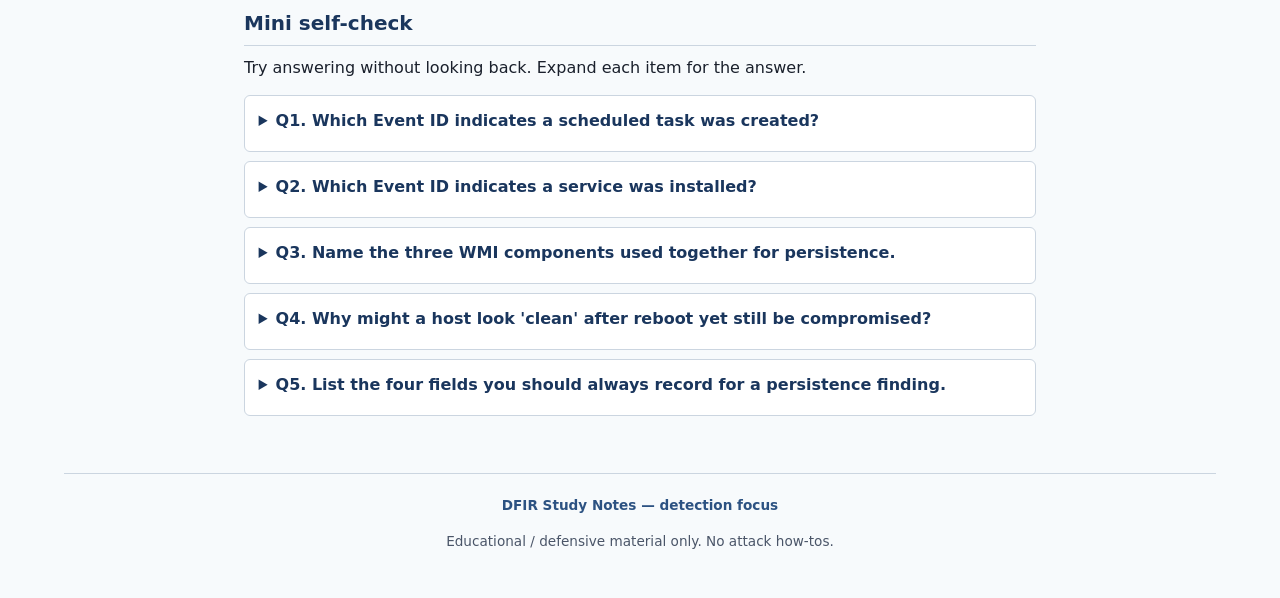
<file: 04-persistence.html>
<!DOCTYPE html>
<html lang="en">
<head>
<meta charset="utf-8">
<meta name="viewport" content="width=device-width, initial-scale=1">
<title>04 — Persistence | DFIR Study Notes</title>
<meta name="description" content="Educational defensive DFIR study notes — detection and forensics focus.">
<link rel="stylesheet" href="css/style.css">
</head>
<body>
<nav class="site-nav" aria-label="Main">
  <div class="nav-inner">
    <a class="brand" href="index.html">DFIR Study Notes</a>
    <button type="button" class="nav-toggle" aria-expanded="false" aria-controls="nav-links"
      onclick="var n=document.getElementById('nav-links');var o=n.classList.toggle('open');this.setAttribute('aria-expanded',o);">Menu</button>
    <ul class="nav-links" id="nav-links"><li><a href="index.html">Home</a></li><li><a href="overview.html">Overview</a></li><li><a href="01-malware-analysis.html">01</a></li><li><a href="02-triage-collection.html">02</a></li><li><a href="03-credential-dumping.html">03</a></li><li><a href="04-persistence.html" aria-current="page">04</a></li><li><a href="05-memory-forensics.html">05</a></li><li><a href="06-data-exfiltration.html">06</a></li><li><a href="07-web-logs.html">07</a></li><li><a href="08-incident-response.html">08</a></li><li><a href="10-lab-cheat-sheet.html">Cheat</a></li><li><a href="10-lab-cheat-sheet-zh.html">中文</a></li><li><a href="pdfs/">PDFs</a></li></ul>
  </div>
</nav>
<main class="">

<header class="page-header">
  <span class="badge">Section 04</span>
  <h1>Persistence</h1>
  <p class="subtitle">OS, disk, and memory-only persistence — detection focus</p>
</header>
<p><a href="pdfs/04-persistence.pdf">Download PDF</a> · <a href="overview.html">Overview</a></p>

<div class="objectives"><h2>Learning objectives</h2><ul><li>Enumerate major Windows persistence classes and their artifacts</li><li>Map 4698, 7045, and Autoruns findings to proof workflows</li><li>Distinguish reboot-surviving vs memory-only persistence</li><li>Always record cmdline, path, time, and account for each finding</li></ul></div>

<h2>Persistence classes</h2>
<div class="table-wrap"><table><thead><tr><th>Class</th><th>Examples</th><th>Survives reboot?</th></tr></thead><tbody><tr><td>OS / autostart</td><td>Service, scheduled task, Run/RunOnce, Startup folder, WMI subscription</td><td>Yes (if written correctly)</td></tr><tr><td>Disk implants</td><td>Service EXE, DLL sideload pair, dropped EXE in Startup, modified LNK</td><td>Yes</td></tr><tr><td>Memory-only</td><td>Reflective DLL / process injection without disk write</td><td>No — gone after reboot</td></tr></tbody></table></div>
<p>Memory-only techniques are why IR acquires <b>memory before rebooting</b> when feasible. Disk persistence is why Autoruns + registry + task/service inventories matter after reboot.</p>

<h2>Registry Run keys</h2>
<ul><li><code>HKLM\\Software\\Microsoft\\Windows\\CurrentVersion\\Run</code> (and RunOnce) — machine-wide</li><li><code>HKCU\\…\\Run</code> (and RunOnce) — per user (triggers on that user's logon)</li><li>Adversaries may add values pointing to dropped payloads or living-off-the-land binaries with odd arguments</li><li>Prove: hive export / RECmd / Sysmon registry events; note value name, data, LastWrite time, user hive owner</li></ul>

<h2>Scheduled tasks</h2>
<ul><li>Creation evidence: Security Event <b>4698</b> (Scheduled task created); also Task Scheduler Operational log</li><li>Enumeration: <code>schtasks</code>, Task Scheduler GUI, Autoruns 'Scheduled Tasks'</li><li>Read the task XML: action (exec/comhandler), arguments, run-as account, triggers, hidden flags</li><li>Adversaries may name tasks to blend with software updaters — judge by path + hash + creation time vs installers</li></ul>

<h2>Services</h2>
<ul><li>Installation evidence: System Event <b>7045</b> — 'A service was installed on the system'</li><li>Also: 4688 for <code>sc create</code> / PowerShell service cmdlets; Services registry keys under CurrentControlSet</li><li>Inspect ImagePath, ServiceDLL, Start type, account (LocalSystem is high impact)</li><li>Prove malice via unexpected path (Temp, Users\\Public), unsigned binary, rare hash</li></ul>

<h2>WMI persistence</h2>
<p>Classic pattern: <b>Event Filter</b> + <b>Consumer</b> + <b>Filter-to-Consumer Binding</b>. Adversaries may trigger on frequent events (e.g., timer or process start) to launch a payload. Detect with WMI Explorer / Autoruns WMI view / Sysmon 19–21 (if configured) / <code>wmiprvse.exe</code> spawning unusual children.</p>

<h2>How do I prove persistence?</h2>
<div class="table-wrap"><table><thead><tr><th>Mechanism</th><th>Primary proof</th><th>Always record</th></tr></thead><tbody><tr><td>Run key</td><td>Registry value + LastWrite; Sysmon 13 if available</td><td>cmdline/path, time, account hive</td></tr><tr><td>Scheduled task</td><td>4698 + task XML action</td><td>cmdline/path, time, run-as account</td></tr><tr><td>Service</td><td>7045 + ImagePath</td><td>cmdline/path, time, service account</td></tr><tr><td>WMI</td><td>Filter+Consumer+Binding triad</td><td>consumer command, filter query, time</td></tr><tr><td>Startup folder</td><td>File in Startup + MFT times + LNK targets</td><td>path, hash, creating process</td></tr><tr><td>Memory-only</td><td>malfind / EDR injection alerts pre-reboot</td><td>process, RWX region, network</td></tr></tbody></table></div>

<h3>Investigation tools</h3>
<ul><li><b>Autoruns / AutorunsSvc</b> — broad sweep; compare to known-good baseline</li><li>Registry Explorer / RECmd, schtasks, services.msc / sc.exe query, WMI Explorer</li><li>Timeline: combine 4698/7045/Sysmon with MFT for dropper write times</li></ul>

<h2>Common exam traps</h2>
<ul><li>Assuming reboot clears the threat (disk persistence remains)</li><li>Ignoring HKCU Run keys when the user still logs in</li><li>Reading service Name but not ImagePath</li><li>Missing WMI because it is not in 'Run' keys</li><li>Forgetting the four-tuple: cmdline, path, creation time, account</li></ul>

<h2>Lab takeaways</h2>
<div class="callout"><strong class="title">From Lab 2-3 — Persistence</strong>
<ul>
<li><b>Four mechanisms → one payload:</b> permanent WMI (5861/5859, <code>WmiPrvSE</code>), scheduled task (4698 create / Operational 129 exec), BITS re-fetch, Run key.</li>
<li>Staging pattern: payload under <code>C:\Users\Public\…</code> (e.g. <code>cdbupd.exe</code>). BITS C2 IP stays <b>uncorroborated</b> until a second source.</li>
<li><b>Registered vs fired:</b> parent of 4688 — <code>WmiPrvSE</code>/<code>taskhostw</code>/logon vs <code>powershell</code> (manual test).</li>
<li>Absence of a malicious service is still a finding. Remediate <b>all</b> layers together or a survivor restores the payload.</li>
</ul></div>

<div class="callout ok"><strong class="title">Quick reference</strong><ul><li>4698 = task created; 7045 = service installed</li><li>Run/RunOnce: HKLM and HKCU</li><li>WMI = Filter + Consumer + Binding</li><li>Memory-only dies on reboot — image RAM first</li><li>Autoruns + Event IDs + timeline = prove it</li></ul></div>

<h2>Mini self-check</h2>
<p>Try answering without looking back. Expand each item for the answer.</p>
<details class="self-check"><summary><b>Q1.</b> Which Event ID indicates a scheduled task was created?</summary><div class="answer"><b>A1.</b> 4698.</div></details>
<details class="self-check"><summary><b>Q2.</b> Which Event ID indicates a service was installed?</summary><div class="answer"><b>A2.</b> 7045.</div></details>
<details class="self-check"><summary><b>Q3.</b> Name the three WMI components used together for persistence.</summary><div class="answer"><b>A3.</b> Event Filter, Consumer, and Filter-to-Consumer Binding.</div></details>
<details class="self-check"><summary><b>Q4.</b> Why might a host look 'clean' after reboot yet still be compromised?</summary><div class="answer"><b>A4.</b> Disk-based persistence (service/task/Run key/WMI/startup file) survives reboot; only memory-only implants are cleared.</div></details>
<details class="self-check"><summary><b>Q5.</b> List the four fields you should always record for a persistence finding.</summary><div class="answer"><b>A5.</b> Command line, path, creation time, and account context.</div></details>

</main>
<footer class="site-footer">
  <p><span class="tag">DFIR Study Notes — detection focus</span></p>
  <p>Educational / defensive material only. No attack how-tos.</p>
</footer>
</body>
</html>
</file>
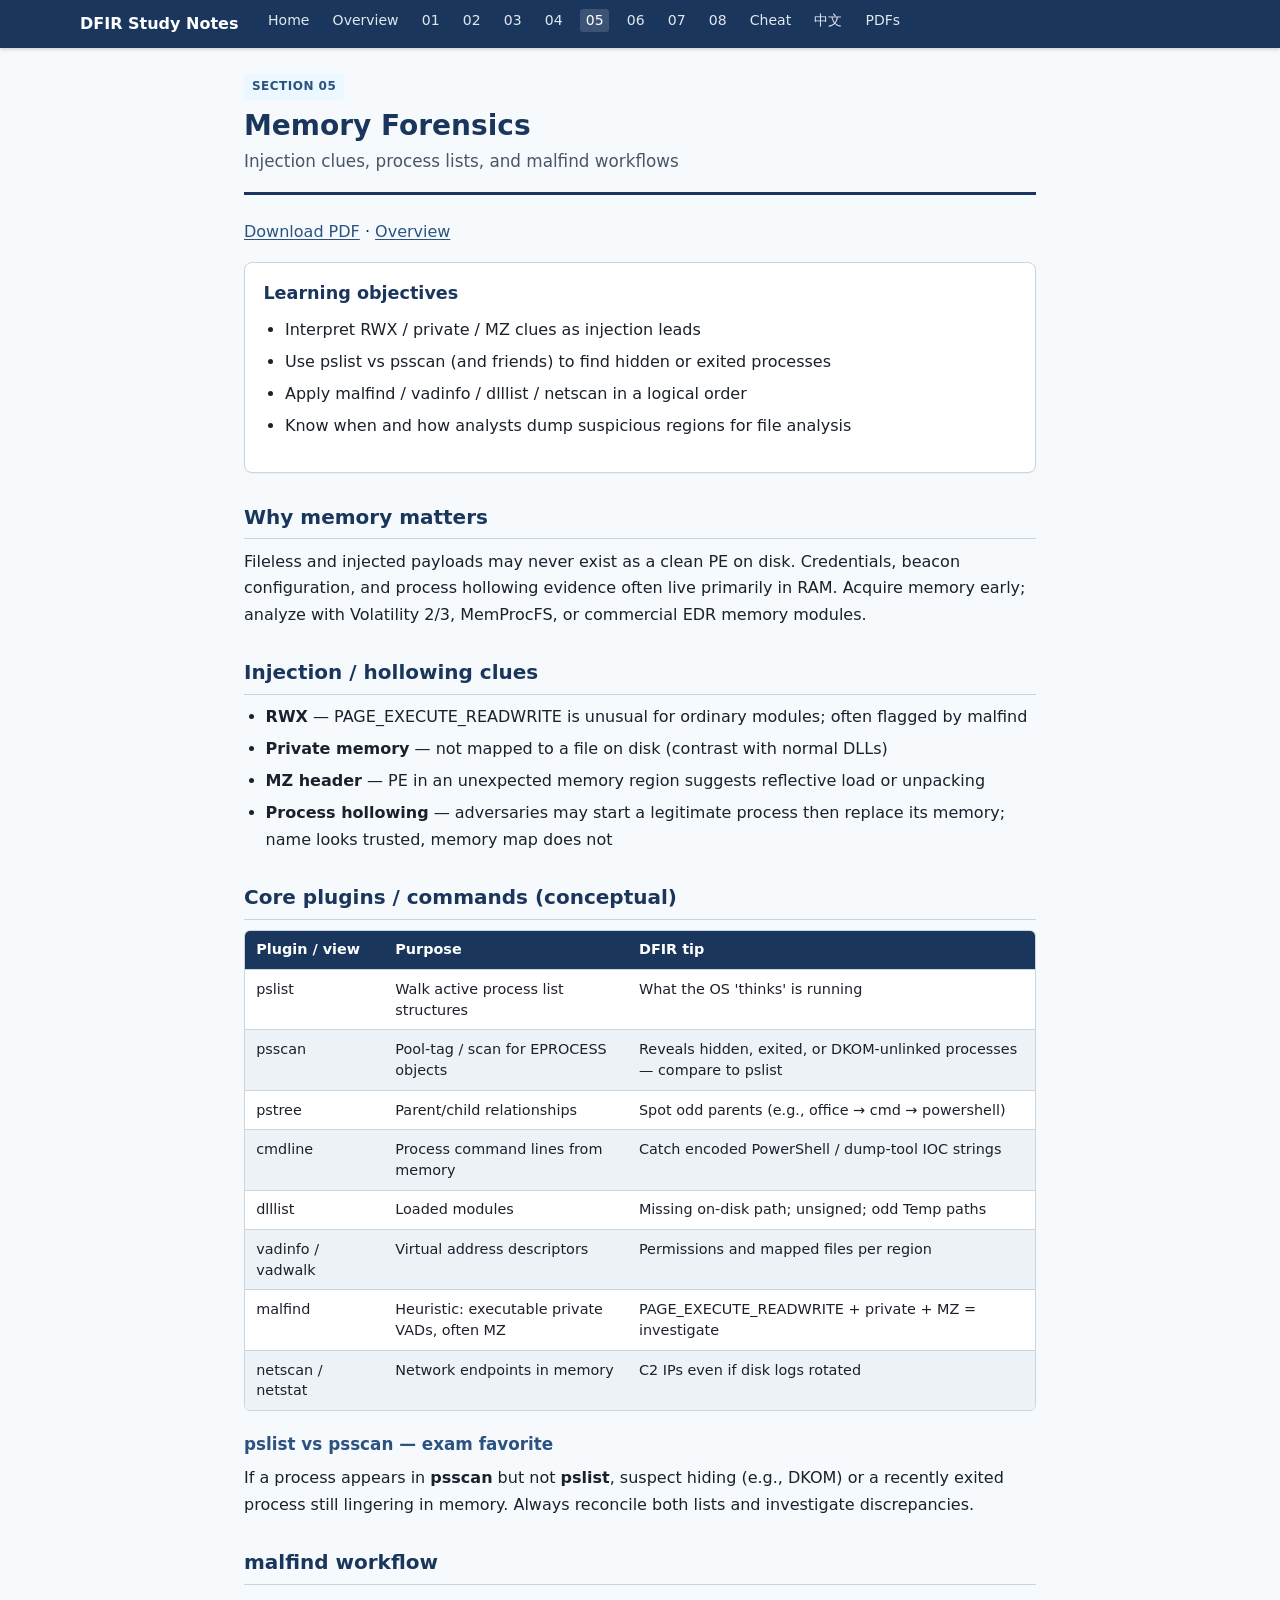
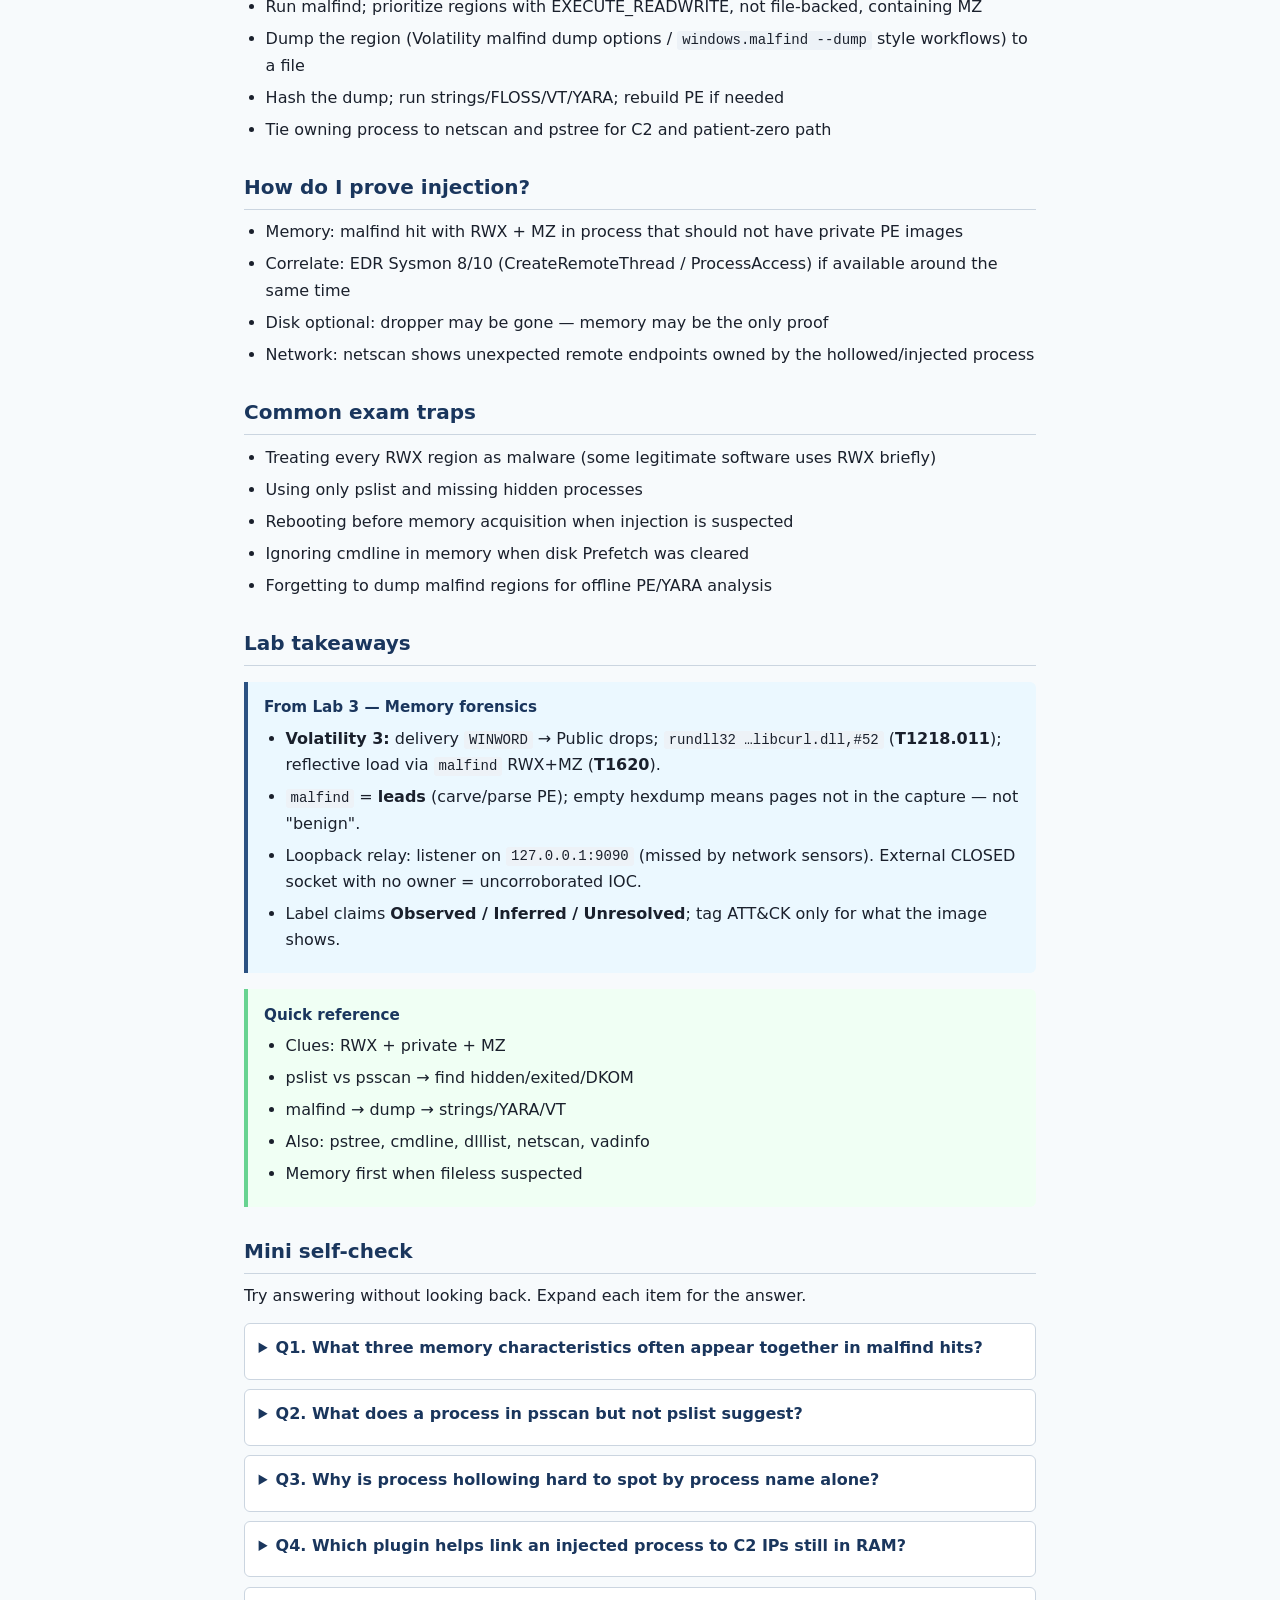
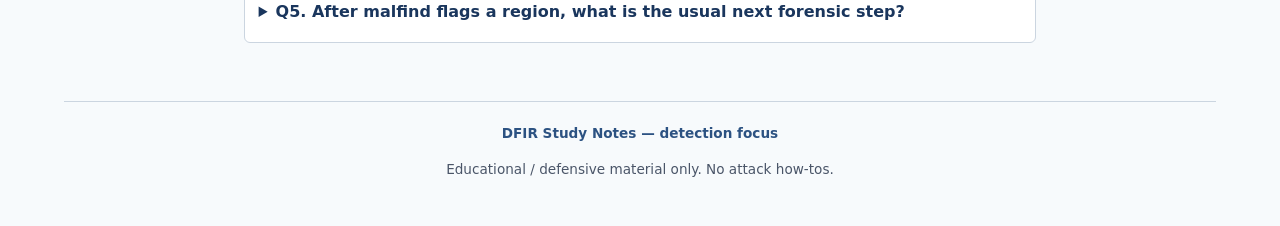
<file: 05-memory-forensics.html>
<!DOCTYPE html>
<html lang="en">
<head>
<meta charset="utf-8">
<meta name="viewport" content="width=device-width, initial-scale=1">
<title>05 — Memory Forensics | DFIR Study Notes</title>
<meta name="description" content="Educational defensive DFIR study notes — detection and forensics focus.">
<link rel="stylesheet" href="css/style.css">
</head>
<body>
<nav class="site-nav" aria-label="Main">
  <div class="nav-inner">
    <a class="brand" href="index.html">DFIR Study Notes</a>
    <button type="button" class="nav-toggle" aria-expanded="false" aria-controls="nav-links"
      onclick="var n=document.getElementById('nav-links');var o=n.classList.toggle('open');this.setAttribute('aria-expanded',o);">Menu</button>
    <ul class="nav-links" id="nav-links"><li><a href="index.html">Home</a></li><li><a href="overview.html">Overview</a></li><li><a href="01-malware-analysis.html">01</a></li><li><a href="02-triage-collection.html">02</a></li><li><a href="03-credential-dumping.html">03</a></li><li><a href="04-persistence.html">04</a></li><li><a href="05-memory-forensics.html" aria-current="page">05</a></li><li><a href="06-data-exfiltration.html">06</a></li><li><a href="07-web-logs.html">07</a></li><li><a href="08-incident-response.html">08</a></li><li><a href="10-lab-cheat-sheet.html">Cheat</a></li><li><a href="10-lab-cheat-sheet-zh.html">中文</a></li><li><a href="pdfs/">PDFs</a></li></ul>
  </div>
</nav>
<main class="">

<header class="page-header">
  <span class="badge">Section 05</span>
  <h1>Memory Forensics</h1>
  <p class="subtitle">Injection clues, process lists, and malfind workflows</p>
</header>
<p><a href="pdfs/05-memory-forensics.pdf">Download PDF</a> · <a href="overview.html">Overview</a></p>

<div class="objectives"><h2>Learning objectives</h2><ul><li>Interpret RWX / private / MZ clues as injection leads</li><li>Use pslist vs psscan (and friends) to find hidden or exited processes</li><li>Apply malfind / vadinfo / dlllist / netscan in a logical order</li><li>Know when and how analysts dump suspicious regions for file analysis</li></ul></div>

<h2>Why memory matters</h2>
<p>Fileless and injected payloads may never exist as a clean PE on disk. Credentials, beacon configuration, and process hollowing evidence often live primarily in RAM. Acquire memory early; analyze with Volatility 2/3, MemProcFS, or commercial EDR memory modules.</p>

<h2>Injection / hollowing clues</h2>
<ul><li><b>RWX</b> — PAGE_EXECUTE_READWRITE is unusual for ordinary modules; often flagged by malfind</li><li><b>Private memory</b> — not mapped to a file on disk (contrast with normal DLLs)</li><li><b>MZ header</b> — PE in an unexpected memory region suggests reflective load or unpacking</li><li><b>Process hollowing</b> — adversaries may start a legitimate process then replace its memory; name looks trusted, memory map does not</li></ul>

<h2>Core plugins / commands (conceptual)</h2>
<div class="table-wrap"><table><thead><tr><th>Plugin / view</th><th>Purpose</th><th>DFIR tip</th></tr></thead><tbody><tr><td>pslist</td><td>Walk active process list structures</td><td>What the OS 'thinks' is running</td></tr><tr><td>psscan</td><td>Pool-tag / scan for EPROCESS objects</td><td>Reveals hidden, exited, or DKOM-unlinked processes — compare to pslist</td></tr><tr><td>pstree</td><td>Parent/child relationships</td><td>Spot odd parents (e.g., office → cmd → powershell)</td></tr><tr><td>cmdline</td><td>Process command lines from memory</td><td>Catch encoded PowerShell / dump-tool IOC strings</td></tr><tr><td>dlllist</td><td>Loaded modules</td><td>Missing on-disk path; unsigned; odd Temp paths</td></tr><tr><td>vadinfo / vadwalk</td><td>Virtual address descriptors</td><td>Permissions and mapped files per region</td></tr><tr><td>malfind</td><td>Heuristic: executable private VADs, often MZ</td><td>PAGE_EXECUTE_READWRITE + private + MZ = investigate</td></tr><tr><td>netscan / netstat</td><td>Network endpoints in memory</td><td>C2 IPs even if disk logs rotated</td></tr></tbody></table></div>

<h3>pslist vs psscan — exam favorite</h3>
<p>If a process appears in <b>psscan</b> but not <b>pslist</b>, suspect hiding (e.g., DKOM) or a recently exited process still lingering in memory. Always reconcile both lists and investigate discrepancies.</p>

<h2>malfind workflow</h2>
<ul><li>Run malfind; prioritize regions with EXECUTE_READWRITE, not file-backed, containing MZ</li><li>Dump the region (Volatility malfind dump options / <code>windows.malfind --dump</code> style workflows) to a file</li><li>Hash the dump; run strings/FLOSS/VT/YARA; rebuild PE if needed</li><li>Tie owning process to netscan and pstree for C2 and patient-zero path</li></ul>

<h2>How do I prove injection?</h2>
<ul><li>Memory: malfind hit with RWX + MZ in process that should not have private PE images</li><li>Correlate: EDR Sysmon 8/10 (CreateRemoteThread / ProcessAccess) if available around the same time</li><li>Disk optional: dropper may be gone — memory may be the only proof</li><li>Network: netscan shows unexpected remote endpoints owned by the hollowed/injected process</li></ul>

<h2>Common exam traps</h2>
<ul><li>Treating every RWX region as malware (some legitimate software uses RWX briefly)</li><li>Using only pslist and missing hidden processes</li><li>Rebooting before memory acquisition when injection is suspected</li><li>Ignoring cmdline in memory when disk Prefetch was cleared</li><li>Forgetting to dump malfind regions for offline PE/YARA analysis</li></ul>

<h2>Lab takeaways</h2>
<div class="callout"><strong class="title">From Lab 3 — Memory forensics</strong>
<ul>
<li><b>Volatility 3:</b> delivery <code>WINWORD</code> → Public drops; <code>rundll32 …libcurl.dll,#52</code> (<b>T1218.011</b>); reflective load via <code>malfind</code> RWX+MZ (<b>T1620</b>).</li>
<li><code>malfind</code> = <b>leads</b> (carve/parse PE); empty hexdump means pages not in the capture — not "benign".</li>
<li>Loopback relay: listener on <code>127.0.0.1:9090</code> (missed by network sensors). External CLOSED socket with no owner = uncorroborated IOC.</li>
<li>Label claims <b>Observed / Inferred / Unresolved</b>; tag ATT&amp;CK only for what the image shows.</li>
</ul></div>

<div class="callout ok"><strong class="title">Quick reference</strong><ul><li>Clues: RWX + private + MZ</li><li>pslist vs psscan → find hidden/exited/DKOM</li><li>malfind → dump → strings/YARA/VT</li><li>Also: pstree, cmdline, dlllist, netscan, vadinfo</li><li>Memory first when fileless suspected</li></ul></div>

<h2>Mini self-check</h2>
<p>Try answering without looking back. Expand each item for the answer.</p>
<details class="self-check"><summary><b>Q1.</b> What three memory characteristics often appear together in malfind hits?</summary><div class="answer"><b>A1.</b> Executable permissions such as PAGE_EXECUTE_READWRITE (RWX), private (not file-mapped) memory, and an MZ/PE header.</div></details>
<details class="self-check"><summary><b>Q2.</b> What does a process in psscan but not pslist suggest?</summary><div class="answer"><b>A2.</b> Possible process hiding (e.g., DKOM) or an exited process still recoverable — investigate the discrepancy.</div></details>
<details class="self-check"><summary><b>Q3.</b> Why is process hollowing hard to spot by process name alone?</summary><div class="answer"><b>A3.</b> The process name/path may be a legitimate binary while the memory contents were replaced with malicious code.</div></details>
<details class="self-check"><summary><b>Q4.</b> Which plugin helps link an injected process to C2 IPs still in RAM?</summary><div class="answer"><b>A4.</b> netscan (or equivalent network connection enumeration from memory).</div></details>
<details class="self-check"><summary><b>Q5.</b> After malfind flags a region, what is the usual next forensic step?</summary><div class="answer"><b>A5.</b> Dump the memory region to disk and analyze the dump (strings, YARA, rebuild PE, VT) while correlating process tree and network.</div></details>

</main>
<footer class="site-footer">
  <p><span class="tag">DFIR Study Notes — detection focus</span></p>
  <p>Educational / defensive material only. No attack how-tos.</p>
</footer>
</body>
</html>
</file>
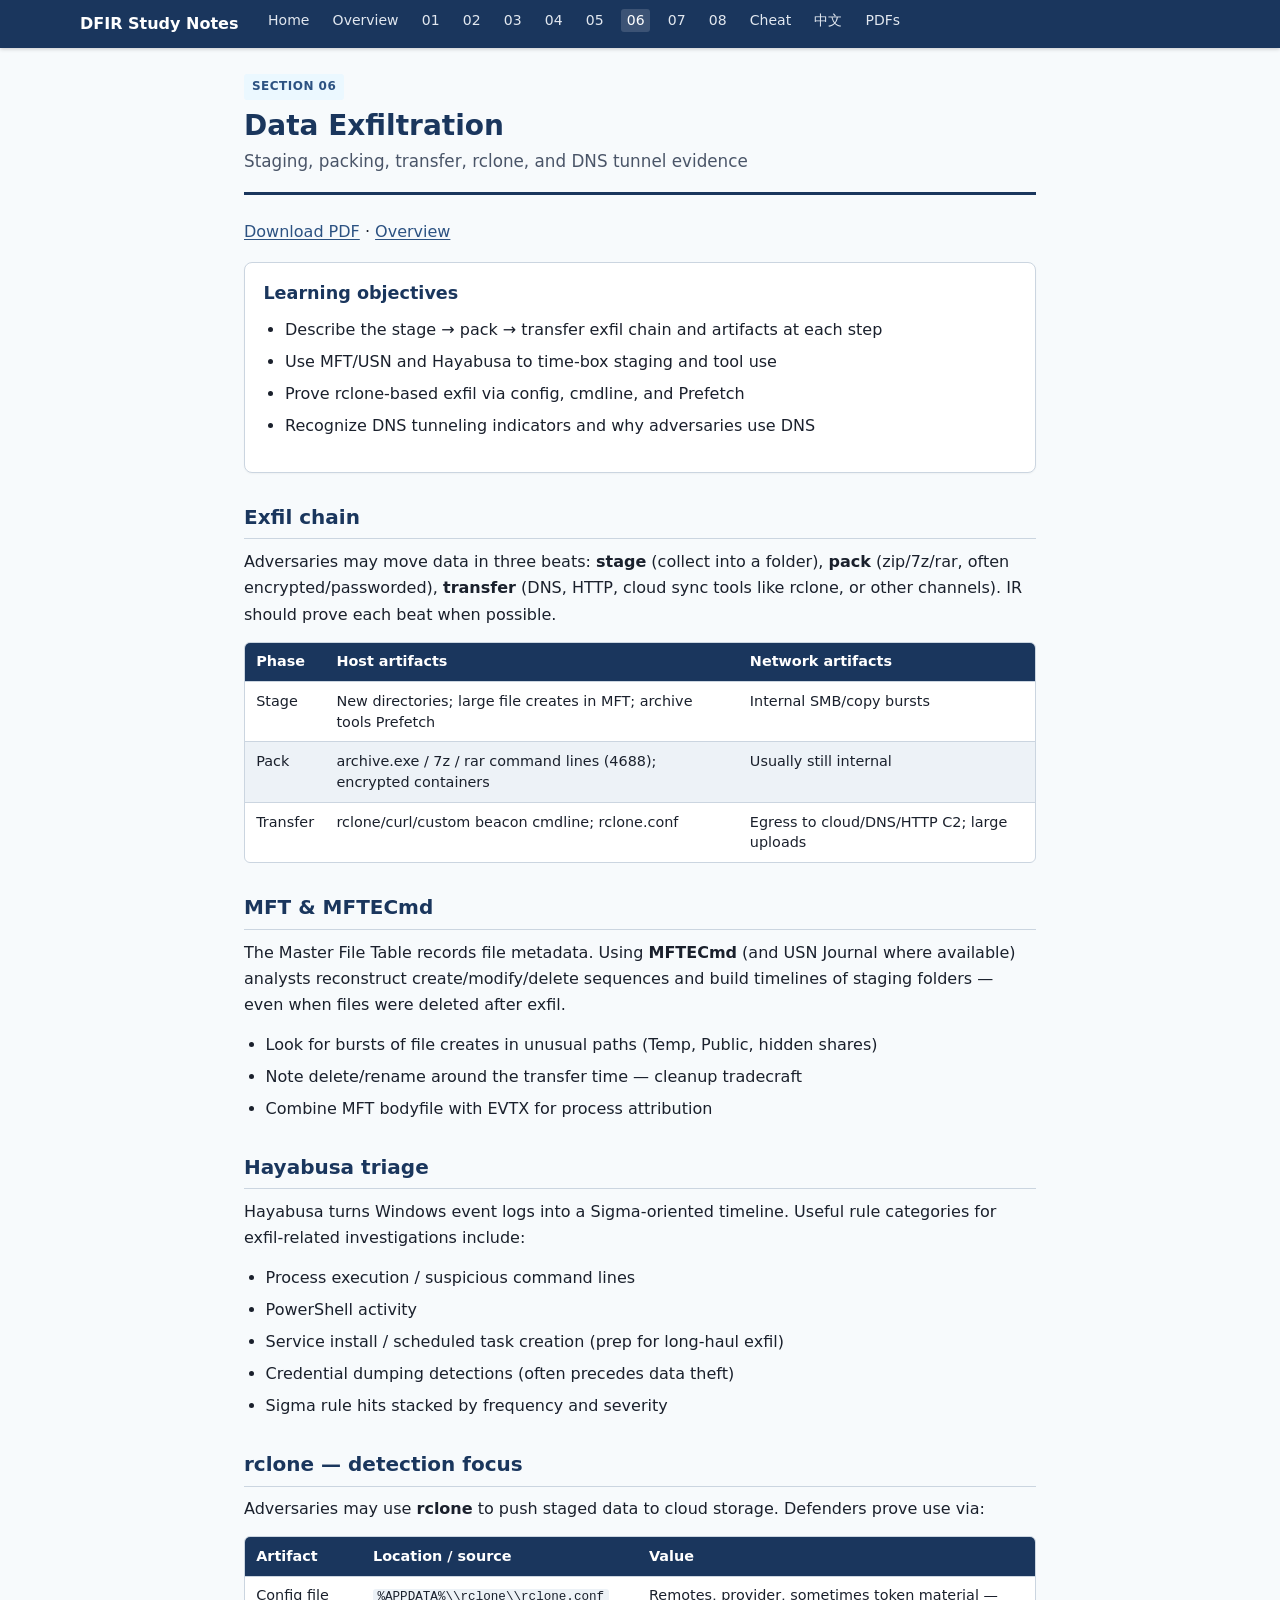
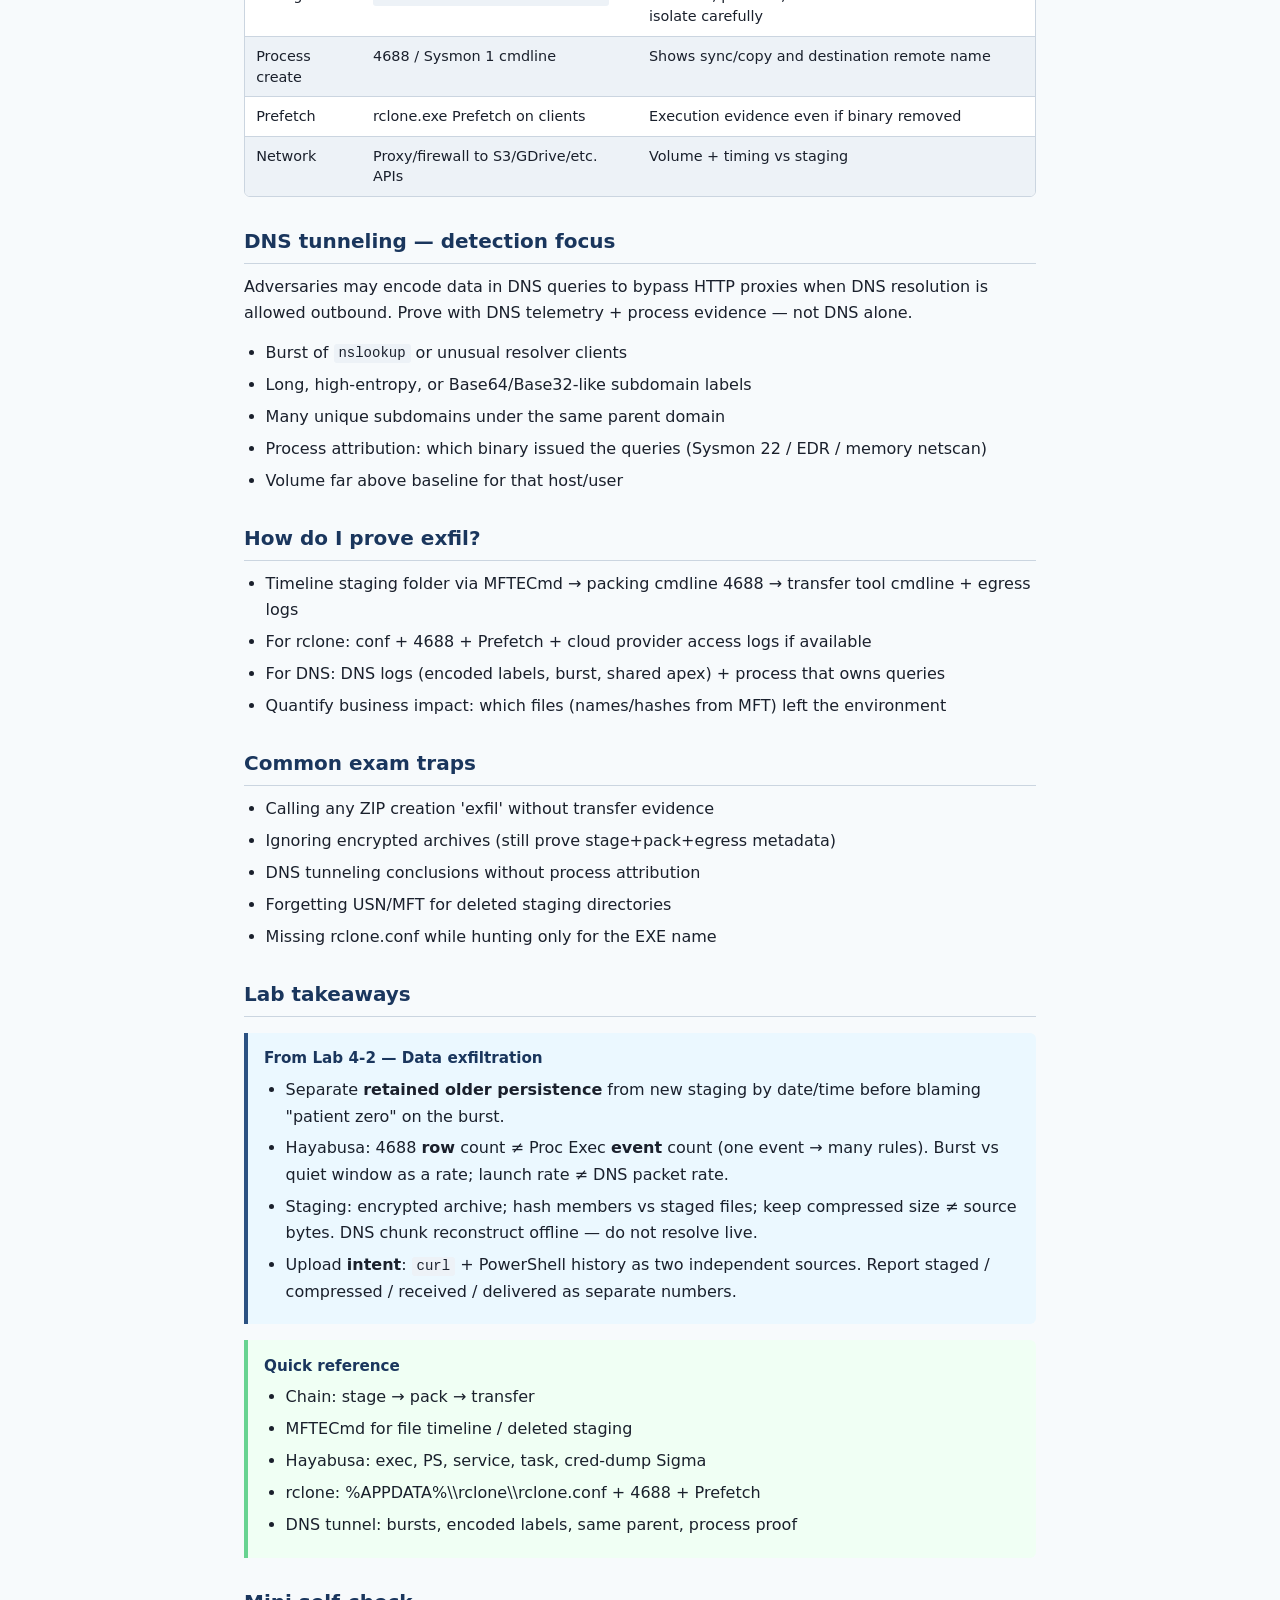
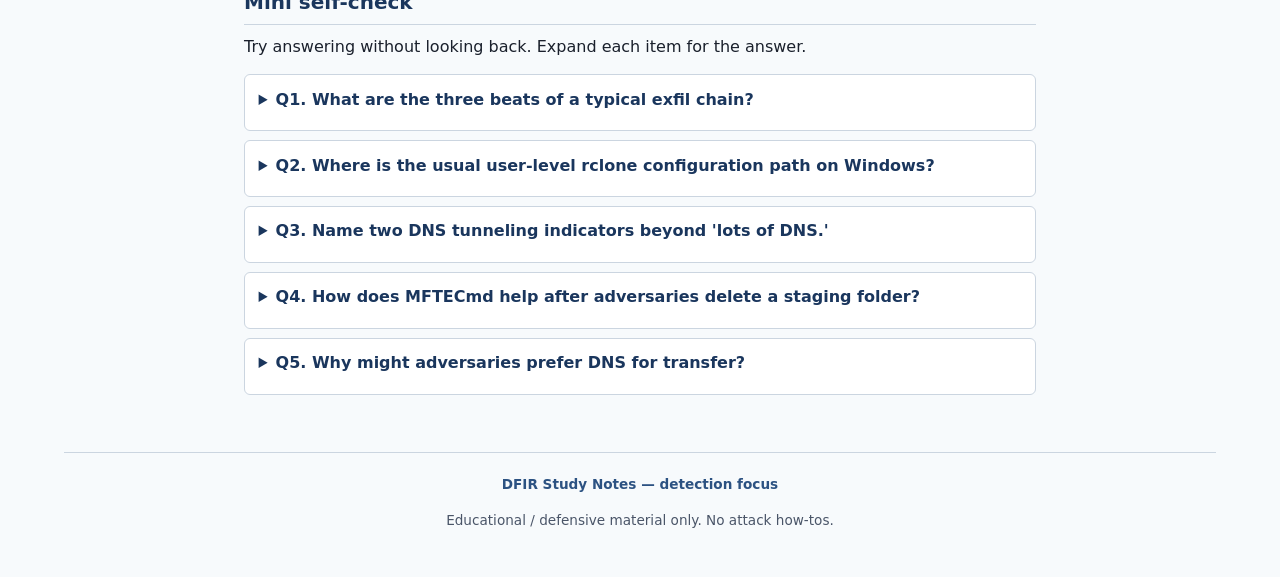
<file: 06-data-exfiltration.html>
<!DOCTYPE html>
<html lang="en">
<head>
<meta charset="utf-8">
<meta name="viewport" content="width=device-width, initial-scale=1">
<title>06 — Data Exfiltration | DFIR Study Notes</title>
<meta name="description" content="Educational defensive DFIR study notes — detection and forensics focus.">
<link rel="stylesheet" href="css/style.css">
</head>
<body>
<nav class="site-nav" aria-label="Main">
  <div class="nav-inner">
    <a class="brand" href="index.html">DFIR Study Notes</a>
    <button type="button" class="nav-toggle" aria-expanded="false" aria-controls="nav-links"
      onclick="var n=document.getElementById('nav-links');var o=n.classList.toggle('open');this.setAttribute('aria-expanded',o);">Menu</button>
    <ul class="nav-links" id="nav-links"><li><a href="index.html">Home</a></li><li><a href="overview.html">Overview</a></li><li><a href="01-malware-analysis.html">01</a></li><li><a href="02-triage-collection.html">02</a></li><li><a href="03-credential-dumping.html">03</a></li><li><a href="04-persistence.html">04</a></li><li><a href="05-memory-forensics.html">05</a></li><li><a href="06-data-exfiltration.html" aria-current="page">06</a></li><li><a href="07-web-logs.html">07</a></li><li><a href="08-incident-response.html">08</a></li><li><a href="10-lab-cheat-sheet.html">Cheat</a></li><li><a href="10-lab-cheat-sheet-zh.html">中文</a></li><li><a href="pdfs/">PDFs</a></li></ul>
  </div>
</nav>
<main class="">

<header class="page-header">
  <span class="badge">Section 06</span>
  <h1>Data Exfiltration</h1>
  <p class="subtitle">Staging, packing, transfer, rclone, and DNS tunnel evidence</p>
</header>
<p><a href="pdfs/06-data-exfiltration.pdf">Download PDF</a> · <a href="overview.html">Overview</a></p>

<div class="objectives"><h2>Learning objectives</h2><ul><li>Describe the stage → pack → transfer exfil chain and artifacts at each step</li><li>Use MFT/USN and Hayabusa to time-box staging and tool use</li><li>Prove rclone-based exfil via config, cmdline, and Prefetch</li><li>Recognize DNS tunneling indicators and why adversaries use DNS</li></ul></div>

<h2>Exfil chain</h2>
<p>Adversaries may move data in three beats: <b>stage</b> (collect into a folder), <b>pack</b> (zip/7z/rar, often encrypted/passworded), <b>transfer</b> (DNS, HTTP, cloud sync tools like rclone, or other channels). IR should prove each beat when possible.</p>
<div class="table-wrap"><table><thead><tr><th>Phase</th><th>Host artifacts</th><th>Network artifacts</th></tr></thead><tbody><tr><td>Stage</td><td>New directories; large file creates in MFT; archive tools Prefetch</td><td>Internal SMB/copy bursts</td></tr><tr><td>Pack</td><td>archive.exe / 7z / rar command lines (4688); encrypted containers</td><td>Usually still internal</td></tr><tr><td>Transfer</td><td>rclone/curl/custom beacon cmdline; rclone.conf</td><td>Egress to cloud/DNS/HTTP C2; large uploads</td></tr></tbody></table></div>

<h2>MFT &amp; MFTECmd</h2>
<p>The Master File Table records file metadata. Using <b>MFTECmd</b> (and USN Journal where available) analysts reconstruct create/modify/delete sequences and build timelines of staging folders — even when files were deleted after exfil.</p>
<ul><li>Look for bursts of file creates in unusual paths (Temp, Public, hidden shares)</li><li>Note delete/rename around the transfer time — cleanup tradecraft</li><li>Combine MFT bodyfile with EVTX for process attribution</li></ul>

<h2>Hayabusa triage</h2>
<p>Hayabusa turns Windows event logs into a Sigma-oriented timeline. Useful rule categories for exfil-related investigations include:</p>
<ul><li>Process execution / suspicious command lines</li><li>PowerShell activity</li><li>Service install / scheduled task creation (prep for long-haul exfil)</li><li>Credential dumping detections (often precedes data theft)</li><li>Sigma rule hits stacked by frequency and severity</li></ul>

<h2>rclone — detection focus</h2>
<p>Adversaries may use <b>rclone</b> to push staged data to cloud storage. Defenders prove use via:</p>
<div class="table-wrap"><table><thead><tr><th>Artifact</th><th>Location / source</th><th>Value</th></tr></thead><tbody><tr><td>Config file</td><td><code>%APPDATA%\\rclone\\rclone.conf</code></td><td>Remotes, provider, sometimes token material — isolate carefully</td></tr><tr><td>Process create</td><td>4688 / Sysmon 1 cmdline</td><td>Shows sync/copy and destination remote name</td></tr><tr><td>Prefetch</td><td>rclone.exe Prefetch on clients</td><td>Execution evidence even if binary removed</td></tr><tr><td>Network</td><td>Proxy/firewall to S3/GDrive/etc. APIs</td><td>Volume + timing vs staging</td></tr></tbody></table></div>

<h2>DNS tunneling — detection focus</h2>
<p>Adversaries may encode data in DNS queries to bypass HTTP proxies when DNS resolution is allowed outbound. Prove with DNS telemetry + process evidence — not DNS alone.</p>
<ul><li>Burst of <code>nslookup</code> or unusual resolver clients</li><li>Long, high-entropy, or Base64/Base32-like subdomain labels</li><li>Many unique subdomains under the same parent domain</li><li>Process attribution: which binary issued the queries (Sysmon 22 / EDR / memory netscan)</li><li>Volume far above baseline for that host/user</li></ul>

<h2>How do I prove exfil?</h2>
<ul><li>Timeline staging folder via MFTECmd → packing cmdline 4688 → transfer tool cmdline + egress logs</li><li>For rclone: conf + 4688 + Prefetch + cloud provider access logs if available</li><li>For DNS: DNS logs (encoded labels, burst, shared apex) + process that owns queries</li><li>Quantify business impact: which files (names/hashes from MFT) left the environment</li></ul>

<h2>Common exam traps</h2>
<ul><li>Calling any ZIP creation 'exfil' without transfer evidence</li><li>Ignoring encrypted archives (still prove stage+pack+egress metadata)</li><li>DNS tunneling conclusions without process attribution</li><li>Forgetting USN/MFT for deleted staging directories</li><li>Missing rclone.conf while hunting only for the EXE name</li></ul>

<h2>Lab takeaways</h2>
<div class="callout"><strong class="title">From Lab 4-2 — Data exfiltration</strong>
<ul>
<li>Separate <b>retained older persistence</b> from new staging by date/time before blaming "patient zero" on the burst.</li>
<li>Hayabusa: 4688 <b>row</b> count ≠ Proc Exec <b>event</b> count (one event → many rules). Burst vs quiet window as a rate; launch rate ≠ DNS packet rate.</li>
<li>Staging: encrypted archive; hash members vs staged files; keep compressed size ≠ source bytes. DNS chunk reconstruct offline — do not resolve live.</li>
<li>Upload <b>intent</b>: <code>curl</code> + PowerShell history as two independent sources. Report staged / compressed / received / delivered as separate numbers.</li>
</ul></div>

<div class="callout ok"><strong class="title">Quick reference</strong><ul><li>Chain: stage → pack → transfer</li><li>MFTECmd for file timeline / deleted staging</li><li>Hayabusa: exec, PS, service, task, cred-dump Sigma</li><li>rclone: %APPDATA%\\rclone\\rclone.conf + 4688 + Prefetch</li><li>DNS tunnel: bursts, encoded labels, same parent, process proof</li></ul></div>

<h2>Mini self-check</h2>
<p>Try answering without looking back. Expand each item for the answer.</p>
<details class="self-check"><summary><b>Q1.</b> What are the three beats of a typical exfil chain?</summary><div class="answer"><b>A1.</b> Stage → pack → transfer.</div></details>
<details class="self-check"><summary><b>Q2.</b> Where is the usual user-level rclone configuration path on Windows?</summary><div class="answer"><b>A2.</b> %APPDATA%\\rclone\\rclone.conf</div></details>
<details class="self-check"><summary><b>Q3.</b> Name two DNS tunneling indicators beyond 'lots of DNS.'</summary><div class="answer"><b>A3.</b> Long/encoded subdomain labels; many unique labels under one parent; nslookup bursts; mismatch with baseline; tied to a suspicious process.</div></details>
<details class="self-check"><summary><b>Q4.</b> How does MFTECmd help after adversaries delete a staging folder?</summary><div class="answer"><b>A4.</b> MFT/USN metadata can still show create/delete/rename history and names/paths for timeline reconstruction.</div></details>
<details class="self-check"><summary><b>Q5.</b> Why might adversaries prefer DNS for transfer?</summary><div class="answer"><b>A5.</b> To bypass HTTP proxies/firewalls when DNS queries are permitted outbound.</div></details>

</main>
<footer class="site-footer">
  <p><span class="tag">DFIR Study Notes — detection focus</span></p>
  <p>Educational / defensive material only. No attack how-tos.</p>
</footer>
</body>
</html>
</file>
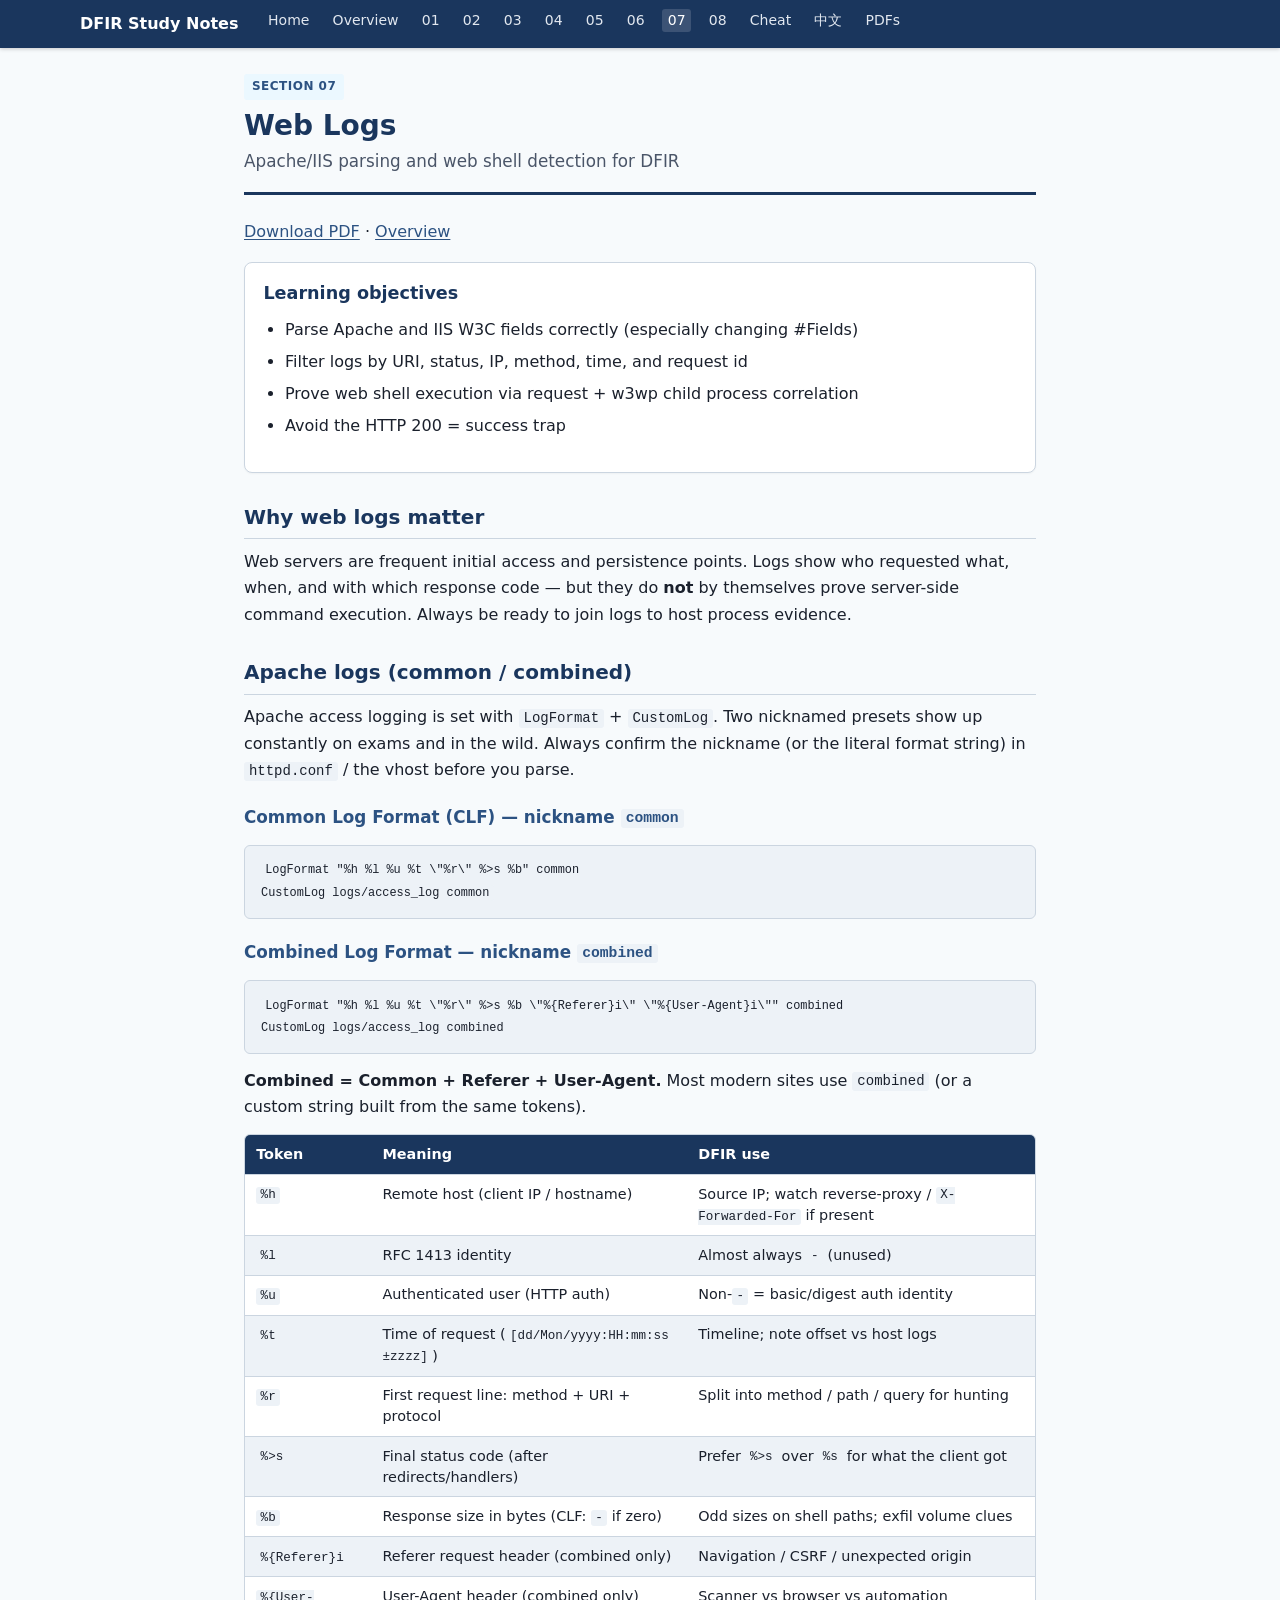
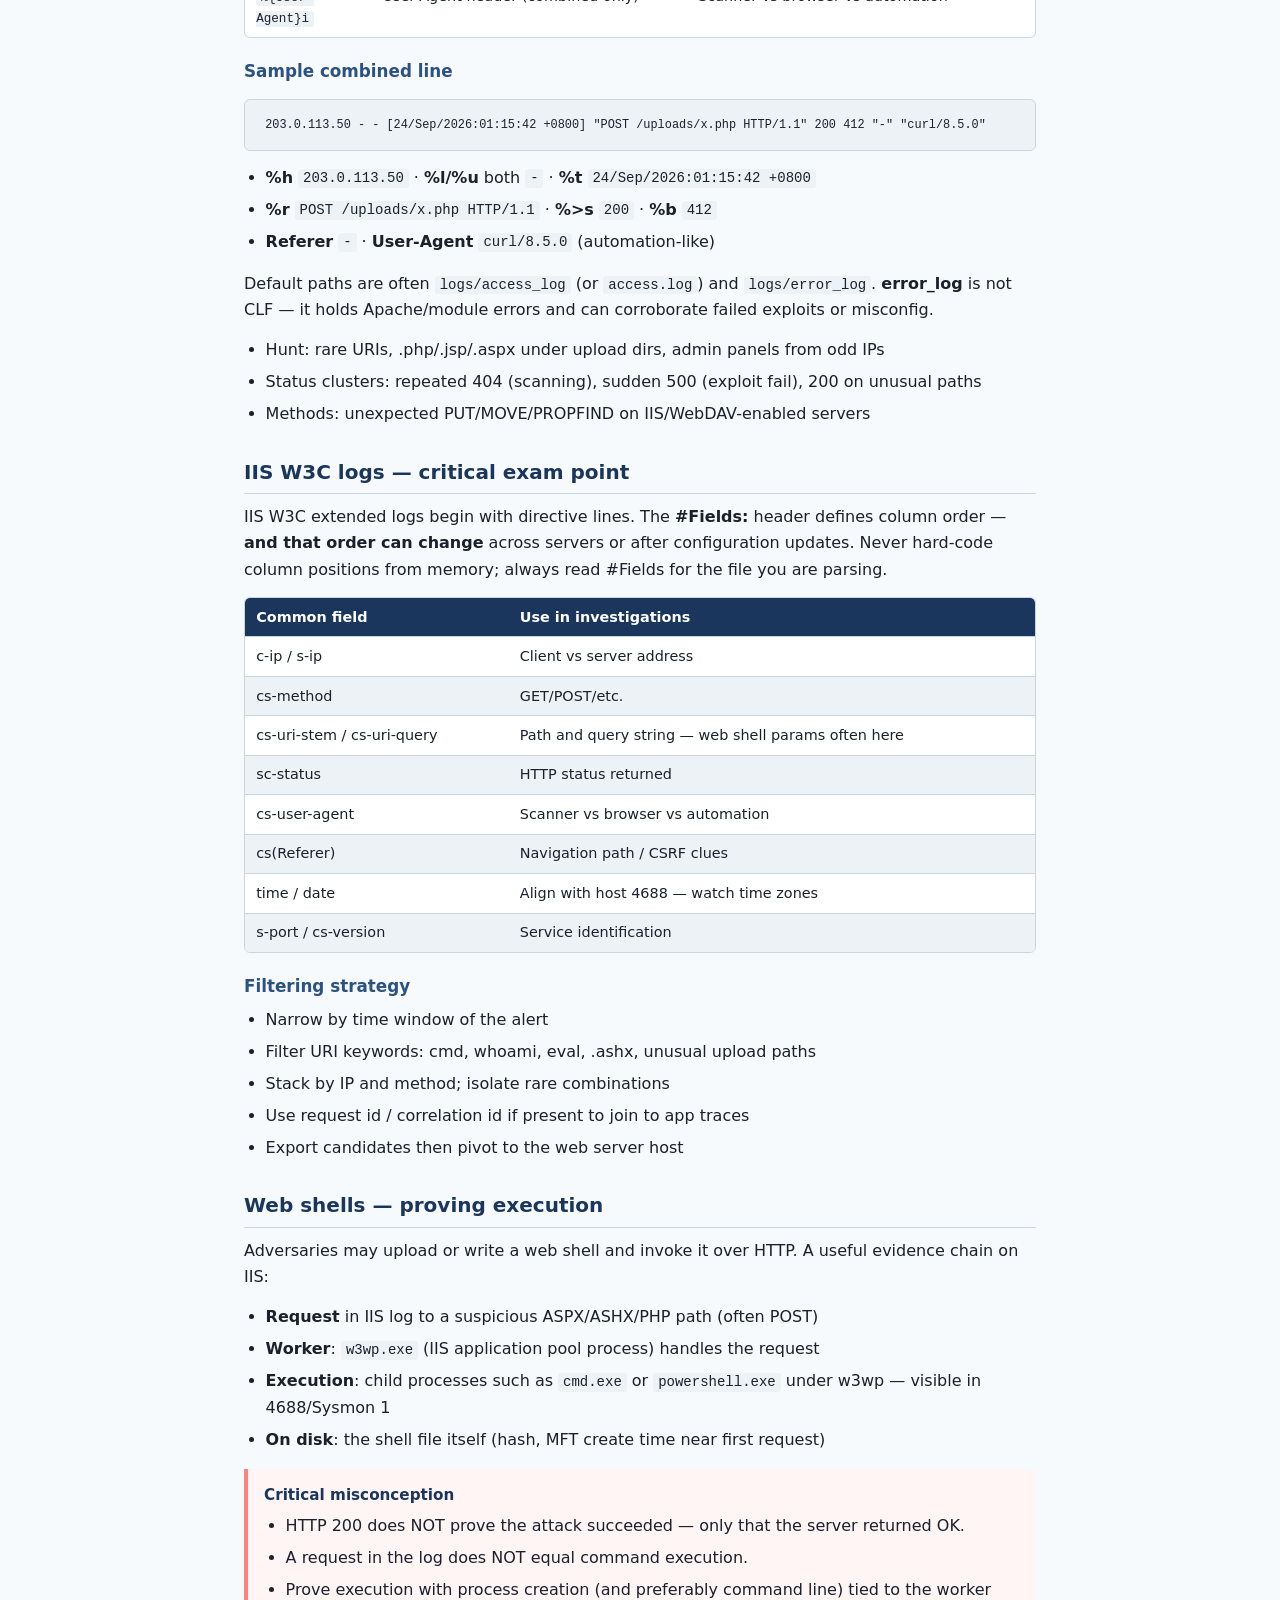
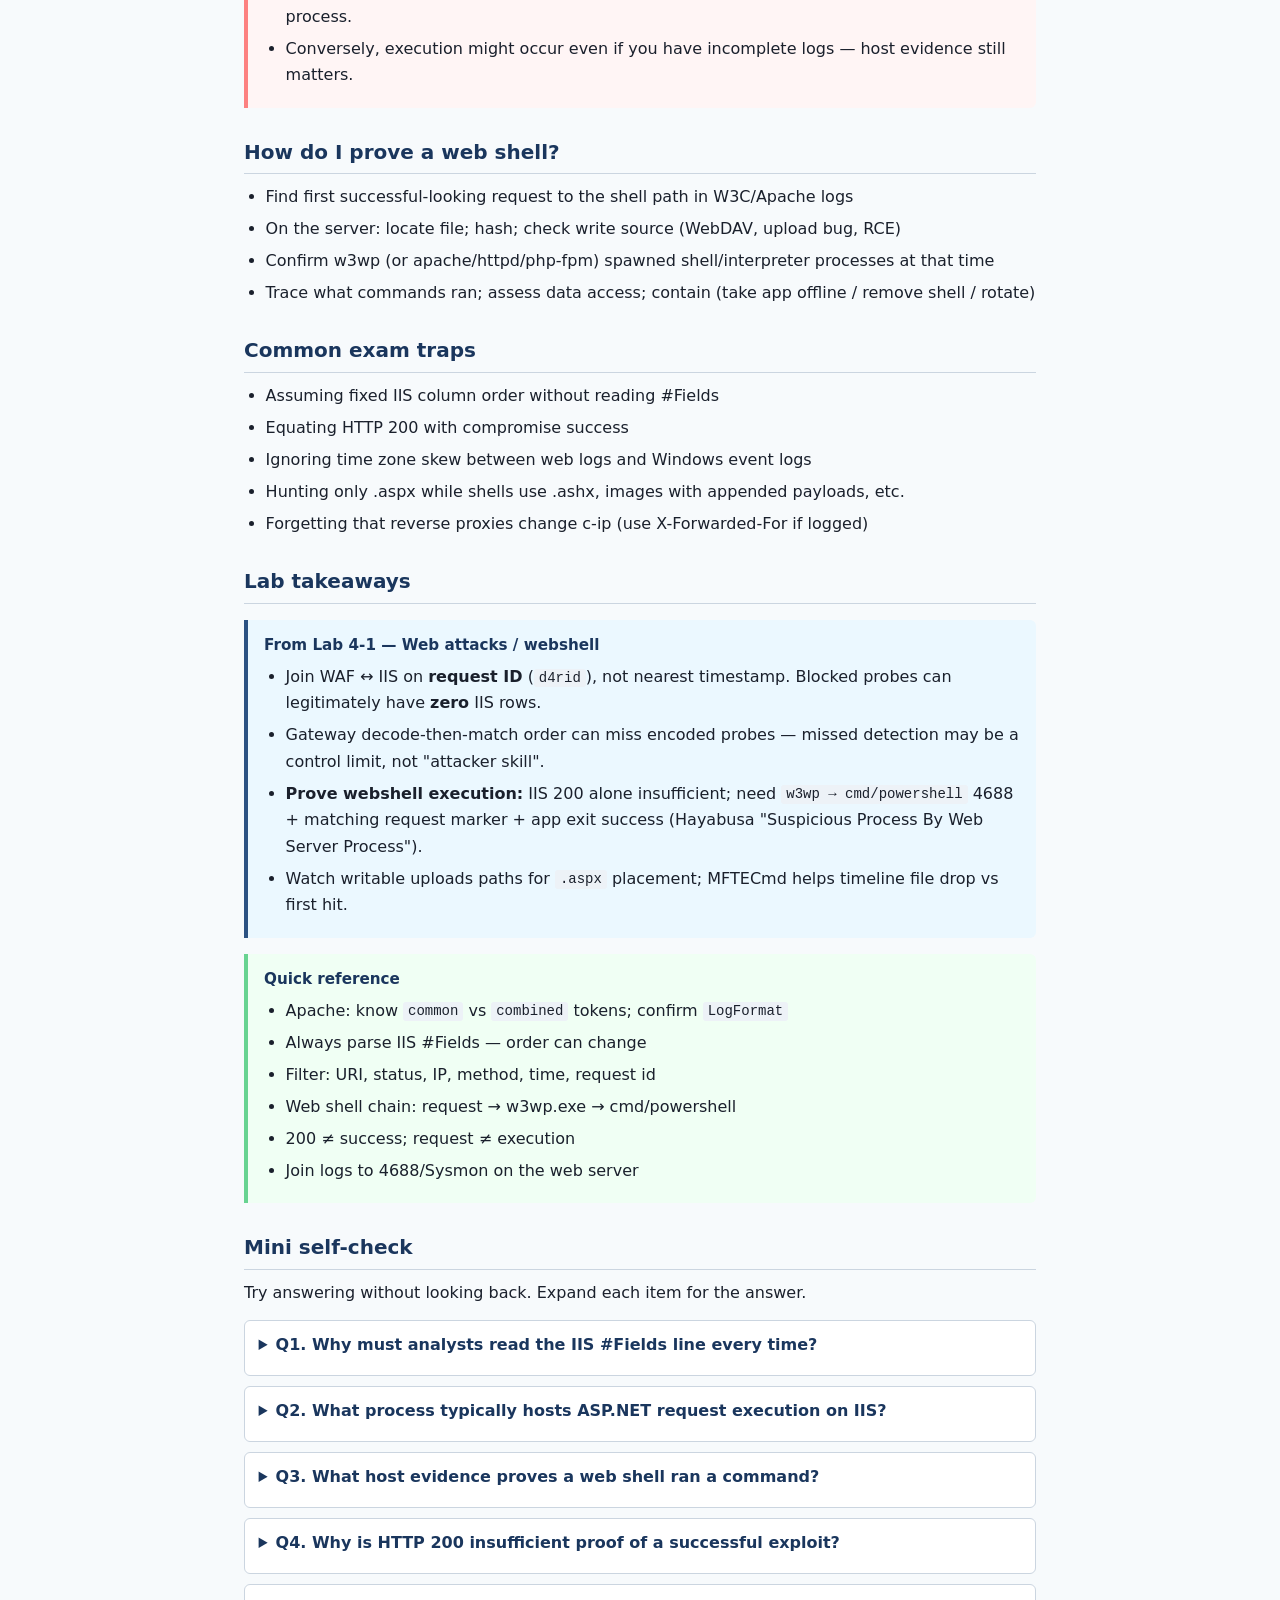
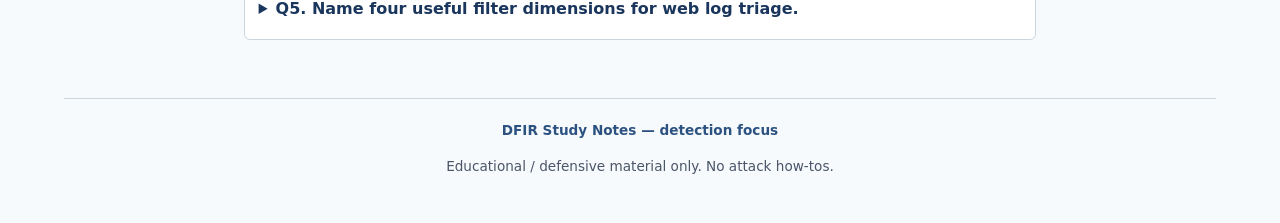
<file: 07-web-logs.html>
<!DOCTYPE html>
<html lang="en">
<head>
<meta charset="utf-8">
<meta name="viewport" content="width=device-width, initial-scale=1">
<title>07 — Web Logs | DFIR Study Notes</title>
<meta name="description" content="Educational defensive DFIR study notes — detection and forensics focus.">
<link rel="stylesheet" href="css/style.css">
</head>
<body>
<nav class="site-nav" aria-label="Main">
  <div class="nav-inner">
    <a class="brand" href="index.html">DFIR Study Notes</a>
    <button type="button" class="nav-toggle" aria-expanded="false" aria-controls="nav-links"
      onclick="var n=document.getElementById('nav-links');var o=n.classList.toggle('open');this.setAttribute('aria-expanded',o);">Menu</button>
    <ul class="nav-links" id="nav-links"><li><a href="index.html">Home</a></li><li><a href="overview.html">Overview</a></li><li><a href="01-malware-analysis.html">01</a></li><li><a href="02-triage-collection.html">02</a></li><li><a href="03-credential-dumping.html">03</a></li><li><a href="04-persistence.html">04</a></li><li><a href="05-memory-forensics.html">05</a></li><li><a href="06-data-exfiltration.html">06</a></li><li><a href="07-web-logs.html" aria-current="page">07</a></li><li><a href="08-incident-response.html">08</a></li><li><a href="10-lab-cheat-sheet.html">Cheat</a></li><li><a href="10-lab-cheat-sheet-zh.html">中文</a></li><li><a href="pdfs/">PDFs</a></li></ul>
  </div>
</nav>
<main class="">

<header class="page-header">
  <span class="badge">Section 07</span>
  <h1>Web Logs</h1>
  <p class="subtitle">Apache/IIS parsing and web shell detection for DFIR</p>
</header>
<p><a href="pdfs/07-web-logs.pdf">Download PDF</a> · <a href="overview.html">Overview</a></p>

<div class="objectives"><h2>Learning objectives</h2><ul><li>Parse Apache and IIS W3C fields correctly (especially changing #Fields)</li><li>Filter logs by URI, status, IP, method, time, and request id</li><li>Prove web shell execution via request + w3wp child process correlation</li><li>Avoid the HTTP 200 = success trap</li></ul></div>

<h2>Why web logs matter</h2>
<p>Web servers are frequent initial access and persistence points. Logs show who requested what, when, and with which response code — but they do <b>not</b> by themselves prove server-side command execution. Always be ready to join logs to host process evidence.</p>

<h2>Apache logs (common / combined)</h2>
<p>Apache access logging is set with <code>LogFormat</code> + <code>CustomLog</code>. Two nicknamed presets show up constantly on exams and in the wild. Always confirm the nickname (or the literal format string) in <code>httpd.conf</code> / the vhost before you parse.</p>

<h3>Common Log Format (CLF) — nickname <code>common</code></h3>
<pre><code>LogFormat "%h %l %u %t \"%r\" %&gt;s %b" common
CustomLog logs/access_log common</code></pre>

<h3>Combined Log Format — nickname <code>combined</code></h3>
<pre><code>LogFormat "%h %l %u %t \"%r\" %&gt;s %b \"%{Referer}i\" \"%{User-Agent}i\"" combined
CustomLog logs/access_log combined</code></pre>
<p><b>Combined = Common + Referer + User-Agent.</b> Most modern sites use <code>combined</code> (or a custom string built from the same tokens).</p>

<div class="table-wrap"><table>
<thead><tr><th>Token</th><th>Meaning</th><th>DFIR use</th></tr></thead>
<tbody>
<tr><td><code>%h</code></td><td>Remote host (client IP / hostname)</td><td>Source IP; watch reverse-proxy / <code>X-Forwarded-For</code> if present</td></tr>
<tr><td><code>%l</code></td><td>RFC 1413 identity</td><td>Almost always <code>-</code> (unused)</td></tr>
<tr><td><code>%u</code></td><td>Authenticated user (HTTP auth)</td><td>Non-<code>-</code> = basic/digest auth identity</td></tr>
<tr><td><code>%t</code></td><td>Time of request (<code>[dd/Mon/yyyy:HH:mm:ss ±zzzz]</code>)</td><td>Timeline; note offset vs host logs</td></tr>
<tr><td><code>%r</code></td><td>First request line: method + URI + protocol</td><td>Split into method / path / query for hunting</td></tr>
<tr><td><code>%&gt;s</code></td><td>Final status code (after redirects/handlers)</td><td>Prefer <code>%&gt;s</code> over <code>%s</code> for what the client got</td></tr>
<tr><td><code>%b</code></td><td>Response size in bytes (CLF: <code>-</code> if zero)</td><td>Odd sizes on shell paths; exfil volume clues</td></tr>
<tr><td><code>%{Referer}i</code></td><td>Referer request header (combined only)</td><td>Navigation / CSRF / unexpected origin</td></tr>
<tr><td><code>%{User-Agent}i</code></td><td>User-Agent header (combined only)</td><td>Scanner vs browser vs automation</td></tr>
</tbody>
</table></div>

<h3>Sample combined line</h3>
<pre><code>203.0.113.50 - - [24/Sep/2026:01:15:42 +0800] "POST /uploads/x.php HTTP/1.1" 200 412 "-" "curl/8.5.0"</code></pre>
<ul>
<li><b>%h</b> <code>203.0.113.50</code> · <b>%l/%u</b> both <code>-</code> · <b>%t</b> <code>24/Sep/2026:01:15:42 +0800</code></li>
<li><b>%r</b> <code>POST /uploads/x.php HTTP/1.1</code> · <b>%&gt;s</b> <code>200</code> · <b>%b</b> <code>412</code></li>
<li><b>Referer</b> <code>-</code> · <b>User-Agent</b> <code>curl/8.5.0</code> (automation-like)</li>
</ul>
<p>Default paths are often <code>logs/access_log</code> (or <code>access.log</code>) and <code>logs/error_log</code>. <b>error_log</b> is not CLF — it holds Apache/module errors and can corroborate failed exploits or misconfig.</p>

<ul><li>Hunt: rare URIs, .php/.jsp/.aspx under upload dirs, admin panels from odd IPs</li><li>Status clusters: repeated 404 (scanning), sudden 500 (exploit fail), 200 on unusual paths</li><li>Methods: unexpected PUT/MOVE/PROPFIND on IIS/WebDAV-enabled servers</li></ul>

<h2>IIS W3C logs — critical exam point</h2>
<p>IIS W3C extended logs begin with directive lines. The <b>#Fields:</b> header defines column order — <b>and that order can change</b> across servers or after configuration updates. Never hard-code column positions from memory; always read #Fields for the file you are parsing.</p>
<div class="table-wrap"><table><thead><tr><th>Common field</th><th>Use in investigations</th></tr></thead><tbody><tr><td>c-ip / s-ip</td><td>Client vs server address</td></tr><tr><td>cs-method</td><td>GET/POST/etc.</td></tr><tr><td>cs-uri-stem / cs-uri-query</td><td>Path and query string — web shell params often here</td></tr><tr><td>sc-status</td><td>HTTP status returned</td></tr><tr><td>cs-user-agent</td><td>Scanner vs browser vs automation</td></tr><tr><td>cs(Referer)</td><td>Navigation path / CSRF clues</td></tr><tr><td>time / date</td><td>Align with host 4688 — watch time zones</td></tr><tr><td>s-port / cs-version</td><td>Service identification</td></tr></tbody></table></div>

<h3>Filtering strategy</h3>
<ul><li>Narrow by time window of the alert</li><li>Filter URI keywords: cmd, whoami, eval, .ashx, unusual upload paths</li><li>Stack by IP and method; isolate rare combinations</li><li>Use request id / correlation id if present to join to app traces</li><li>Export candidates then pivot to the web server host</li></ul>

<h2>Web shells — proving execution</h2>
<p>Adversaries may upload or write a web shell and invoke it over HTTP. A useful evidence chain on IIS:</p>
<ul><li><b>Request</b> in IIS log to a suspicious ASPX/ASHX/PHP path (often POST)</li><li><b>Worker</b>: <code>w3wp.exe</code> (IIS application pool process) handles the request</li><li><b>Execution</b>: child processes such as <code>cmd.exe</code> or <code>powershell.exe</code> under w3wp — visible in 4688/Sysmon 1</li><li><b>On disk</b>: the shell file itself (hash, MFT create time near first request)</li></ul>

<div class="callout warn"><strong class="title">Critical misconception</strong><ul><li>HTTP 200 does NOT prove the attack succeeded — only that the server returned OK.</li><li>A request in the log does NOT equal command execution.</li><li>Prove execution with process creation (and preferably command line) tied to the worker process.</li><li>Conversely, execution might occur even if you have incomplete logs — host evidence still matters.</li></ul></div>

<h2>How do I prove a web shell?</h2>
<ul><li>Find first successful-looking request to the shell path in W3C/Apache logs</li><li>On the server: locate file; hash; check write source (WebDAV, upload bug, RCE)</li><li>Confirm w3wp (or apache/httpd/php-fpm) spawned shell/interpreter processes at that time</li><li>Trace what commands ran; assess data access; contain (take app offline / remove shell / rotate)</li></ul>

<h2>Common exam traps</h2>
<ul><li>Assuming fixed IIS column order without reading #Fields</li><li>Equating HTTP 200 with compromise success</li><li>Ignoring time zone skew between web logs and Windows event logs</li><li>Hunting only .aspx while shells use .ashx, images with appended payloads, etc.</li><li>Forgetting that reverse proxies change c-ip (use X-Forwarded-For if logged)</li></ul>

<h2>Lab takeaways</h2>
<div class="callout"><strong class="title">From Lab 4-1 — Web attacks / webshell</strong>
<ul>
<li>Join WAF ↔ IIS on <b>request ID</b> (<code>d4rid</code>), not nearest timestamp. Blocked probes can legitimately have <b>zero</b> IIS rows.</li>
<li>Gateway decode-then-match order can miss encoded probes — missed detection may be a control limit, not "attacker skill".</li>
<li><b>Prove webshell execution:</b> IIS 200 alone insufficient; need <code>w3wp → cmd/powershell</code> 4688 + matching request marker + app exit success (Hayabusa "Suspicious Process By Web Server Process").</li>
<li>Watch writable uploads paths for <code>.aspx</code> placement; MFTECmd helps timeline file drop vs first hit.</li>
</ul></div>

<div class="callout ok"><strong class="title">Quick reference</strong><ul><li>Apache: know <code>common</code> vs <code>combined</code> tokens; confirm <code>LogFormat</code></li><li>Always parse IIS #Fields — order can change</li><li>Filter: URI, status, IP, method, time, request id</li><li>Web shell chain: request → w3wp.exe → cmd/powershell</li><li>200 ≠ success; request ≠ execution</li><li>Join logs to 4688/Sysmon on the web server</li></ul></div>

<h2>Mini self-check</h2>
<p>Try answering without looking back. Expand each item for the answer.</p>
<details class="self-check"><summary><b>Q1.</b> Why must analysts read the IIS #Fields line every time?</summary><div class="answer"><b>A1.</b> Because the field order can change across configurations; hard-coded positions mis-parse the log.</div></details>
<details class="self-check"><summary><b>Q2.</b> What process typically hosts ASP.NET request execution on IIS?</summary><div class="answer"><b>A2.</b> w3wp.exe (IIS worker process for the application pool).</div></details>
<details class="self-check"><summary><b>Q3.</b> What host evidence proves a web shell ran a command?</summary><div class="answer"><b>A3.</b> Child process creation (e.g., cmd.exe or powershell.exe) under w3wp.exe correlated in time with the request, plus the shell file on disk.</div></details>
<details class="self-check"><summary><b>Q4.</b> Why is HTTP 200 insufficient proof of a successful exploit?</summary><div class="answer"><b>A4.</b> It only indicates the HTTP response code was OK; it does not prove malicious server-side execution.</div></details>
<details class="self-check"><summary><b>Q5.</b> Name four useful filter dimensions for web log triage.</summary><div class="answer"><b>A5.</b> URI, status, IP, method (also timestamp and request id).</div></details>

</main>
<footer class="site-footer">
  <p><span class="tag">DFIR Study Notes — detection focus</span></p>
  <p>Educational / defensive material only. No attack how-tos.</p>
</footer>
</body>
</html>
</file>
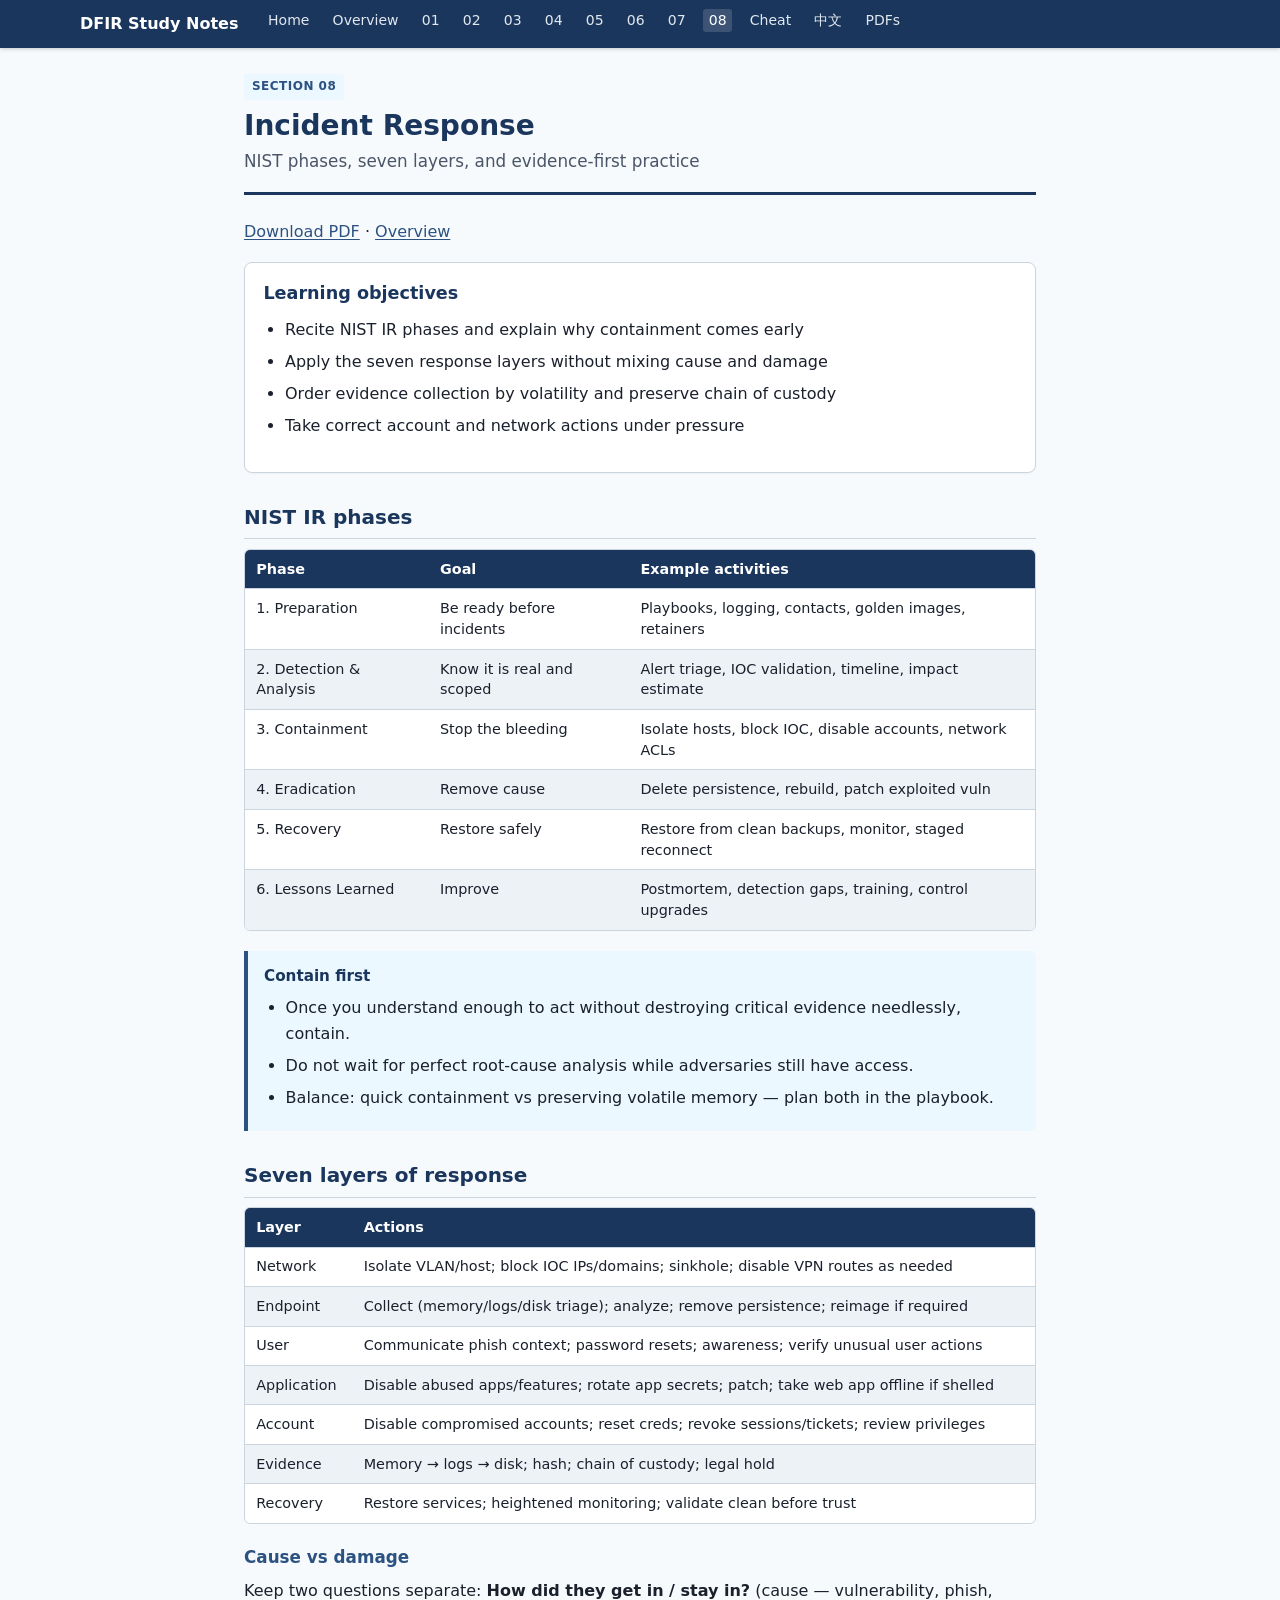
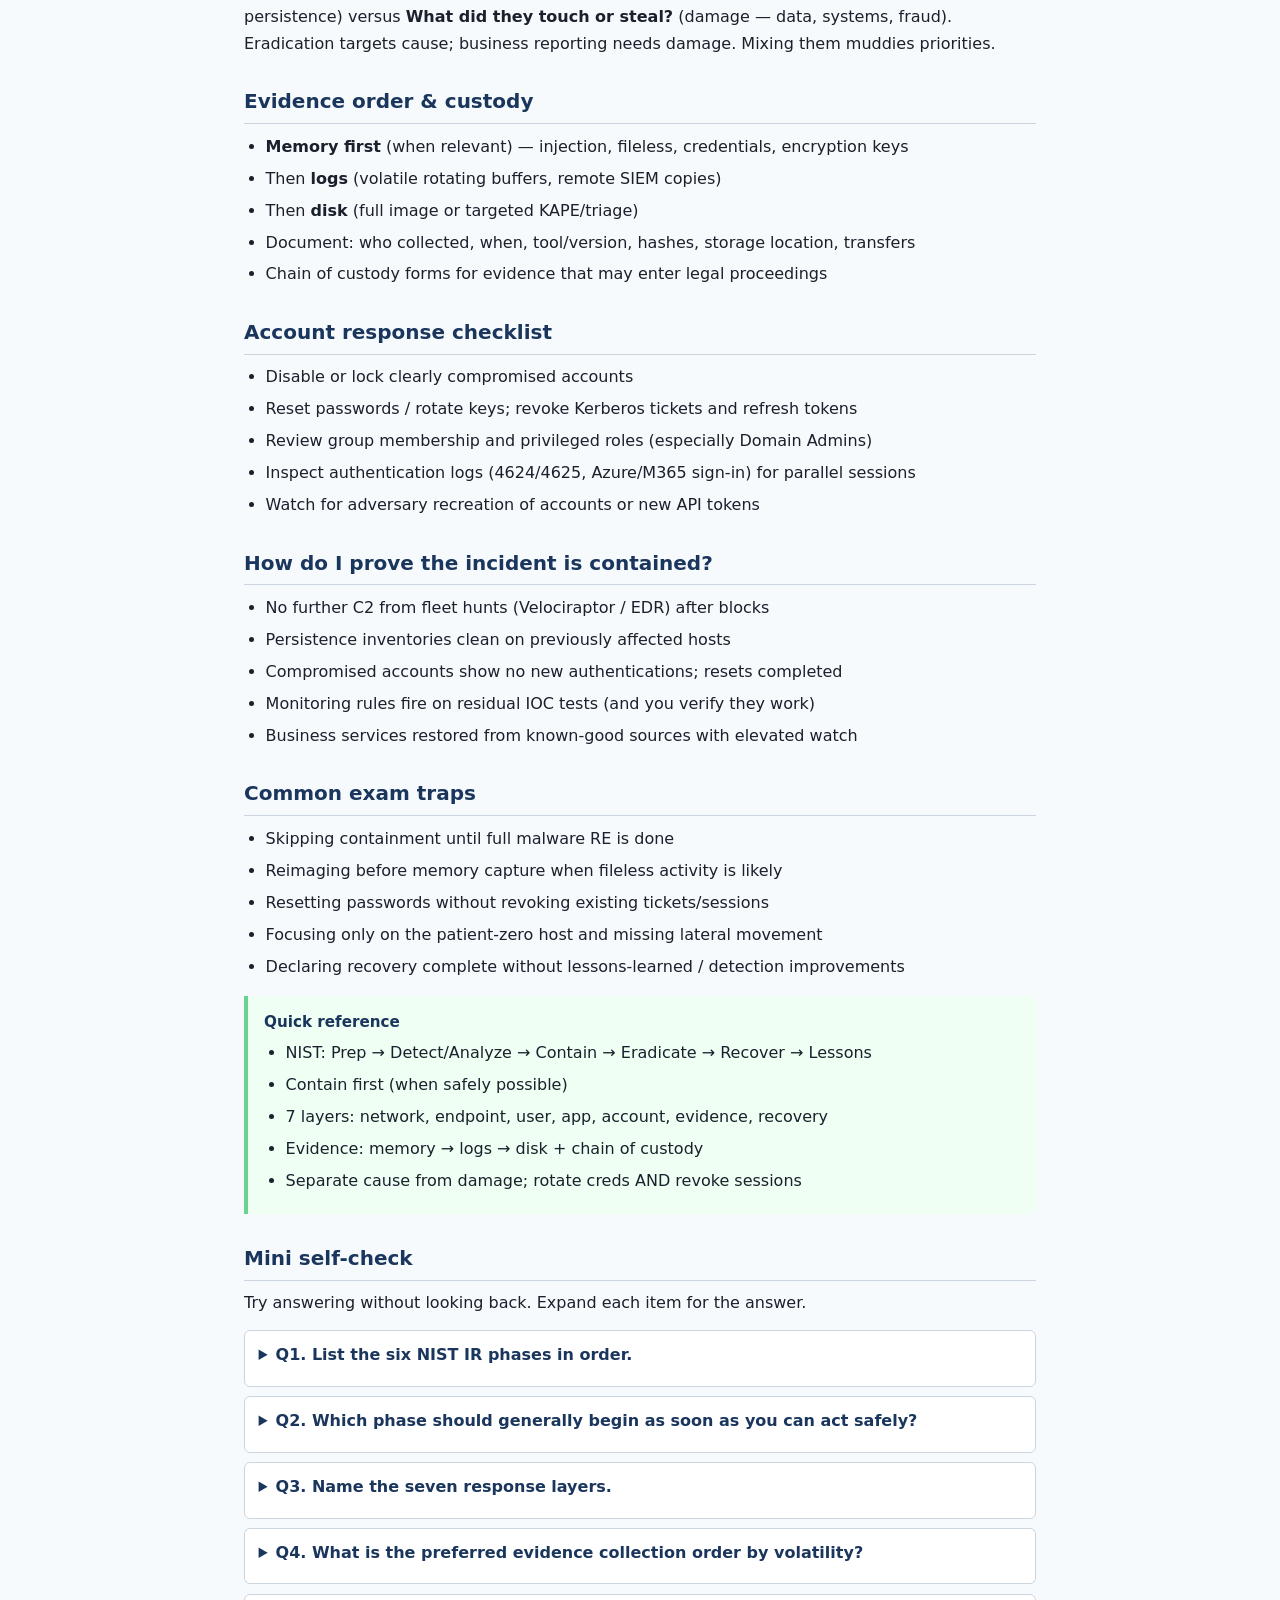
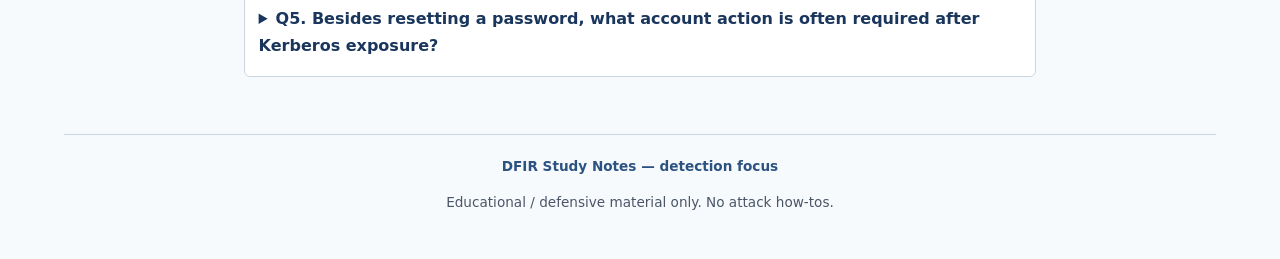
<file: 08-incident-response.html>
<!DOCTYPE html>
<html lang="en">
<head>
<meta charset="utf-8">
<meta name="viewport" content="width=device-width, initial-scale=1">
<title>08 — Incident Response | DFIR Study Notes</title>
<meta name="description" content="Educational defensive DFIR study notes — detection and forensics focus.">
<link rel="stylesheet" href="css/style.css">
</head>
<body>
<nav class="site-nav" aria-label="Main">
  <div class="nav-inner">
    <a class="brand" href="index.html">DFIR Study Notes</a>
    <button type="button" class="nav-toggle" aria-expanded="false" aria-controls="nav-links"
      onclick="var n=document.getElementById('nav-links');var o=n.classList.toggle('open');this.setAttribute('aria-expanded',o);">Menu</button>
    <ul class="nav-links" id="nav-links"><li><a href="index.html">Home</a></li><li><a href="overview.html">Overview</a></li><li><a href="01-malware-analysis.html">01</a></li><li><a href="02-triage-collection.html">02</a></li><li><a href="03-credential-dumping.html">03</a></li><li><a href="04-persistence.html">04</a></li><li><a href="05-memory-forensics.html">05</a></li><li><a href="06-data-exfiltration.html">06</a></li><li><a href="07-web-logs.html">07</a></li><li><a href="08-incident-response.html" aria-current="page">08</a></li><li><a href="10-lab-cheat-sheet.html">Cheat</a></li><li><a href="10-lab-cheat-sheet-zh.html">中文</a></li><li><a href="pdfs/">PDFs</a></li></ul>
  </div>
</nav>
<main class="">

<header class="page-header">
  <span class="badge">Section 08</span>
  <h1>Incident Response</h1>
  <p class="subtitle">NIST phases, seven layers, and evidence-first practice</p>
</header>
<p><a href="pdfs/08-incident-response.pdf">Download PDF</a> · <a href="overview.html">Overview</a></p>

<div class="objectives"><h2>Learning objectives</h2><ul><li>Recite NIST IR phases and explain why containment comes early</li><li>Apply the seven response layers without mixing cause and damage</li><li>Order evidence collection by volatility and preserve chain of custody</li><li>Take correct account and network actions under pressure</li></ul></div>

<h2>NIST IR phases</h2>
<div class="table-wrap"><table><thead><tr><th>Phase</th><th>Goal</th><th>Example activities</th></tr></thead><tbody><tr><td>1. Preparation</td><td>Be ready before incidents</td><td>Playbooks, logging, contacts, golden images, retainers</td></tr><tr><td>2. Detection &amp; Analysis</td><td>Know it is real and scoped</td><td>Alert triage, IOC validation, timeline, impact estimate</td></tr><tr><td>3. Containment</td><td>Stop the bleeding</td><td>Isolate hosts, block IOC, disable accounts, network ACLs</td></tr><tr><td>4. Eradication</td><td>Remove cause</td><td>Delete persistence, rebuild, patch exploited vuln</td></tr><tr><td>5. Recovery</td><td>Restore safely</td><td>Restore from clean backups, monitor, staged reconnect</td></tr><tr><td>6. Lessons Learned</td><td>Improve</td><td>Postmortem, detection gaps, training, control upgrades</td></tr></tbody></table></div>

<div class="callout"><strong class="title">Contain first</strong><ul><li>Once you understand enough to act without destroying critical evidence needlessly, contain.</li><li>Do not wait for perfect root-cause analysis while adversaries still have access.</li><li>Balance: quick containment vs preserving volatile memory — plan both in the playbook.</li></ul></div>

<h2>Seven layers of response</h2>
<div class="table-wrap"><table><thead><tr><th>Layer</th><th>Actions</th></tr></thead><tbody><tr><td>Network</td><td>Isolate VLAN/host; block IOC IPs/domains; sinkhole; disable VPN routes as needed</td></tr><tr><td>Endpoint</td><td>Collect (memory/logs/disk triage); analyze; remove persistence; reimage if required</td></tr><tr><td>User</td><td>Communicate phish context; password resets; awareness; verify unusual user actions</td></tr><tr><td>Application</td><td>Disable abused apps/features; rotate app secrets; patch; take web app offline if shelled</td></tr><tr><td>Account</td><td>Disable compromised accounts; reset creds; revoke sessions/tickets; review privileges</td></tr><tr><td>Evidence</td><td>Memory → logs → disk; hash; chain of custody; legal hold</td></tr><tr><td>Recovery</td><td>Restore services; heightened monitoring; validate clean before trust</td></tr></tbody></table></div>

<h3>Cause vs damage</h3>
<p>Keep two questions separate: <b>How did they get in / stay in?</b> (cause — vulnerability, phish, persistence) versus <b>What did they touch or steal?</b> (damage — data, systems, fraud). Eradication targets cause; business reporting needs damage. Mixing them muddies priorities.</p>

<h2>Evidence order &amp; custody</h2>
<ul><li><b>Memory first</b> (when relevant) — injection, fileless, credentials, encryption keys</li><li>Then <b>logs</b> (volatile rotating buffers, remote SIEM copies)</li><li>Then <b>disk</b> (full image or targeted KAPE/triage)</li><li>Document: who collected, when, tool/version, hashes, storage location, transfers</li><li>Chain of custody forms for evidence that may enter legal proceedings</li></ul>

<h2>Account response checklist</h2>
<ul><li>Disable or lock clearly compromised accounts</li><li>Reset passwords / rotate keys; revoke Kerberos tickets and refresh tokens</li><li>Review group membership and privileged roles (especially Domain Admins)</li><li>Inspect authentication logs (4624/4625, Azure/M365 sign-in) for parallel sessions</li><li>Watch for adversary recreation of accounts or new API tokens</li></ul>

<h2>How do I prove the incident is contained?</h2>
<ul><li>No further C2 from fleet hunts (Velociraptor / EDR) after blocks</li><li>Persistence inventories clean on previously affected hosts</li><li>Compromised accounts show no new authentications; resets completed</li><li>Monitoring rules fire on residual IOC tests (and you verify they work)</li><li>Business services restored from known-good sources with elevated watch</li></ul>

<h2>Common exam traps</h2>
<ul><li>Skipping containment until full malware RE is done</li><li>Reimaging before memory capture when fileless activity is likely</li><li>Resetting passwords without revoking existing tickets/sessions</li><li>Focusing only on the patient-zero host and missing lateral movement</li><li>Declaring recovery complete without lessons-learned / detection improvements</li></ul>

<div class="callout ok"><strong class="title">Quick reference</strong><ul><li>NIST: Prep → Detect/Analyze → Contain → Eradicate → Recover → Lessons</li><li>Contain first (when safely possible)</li><li>7 layers: network, endpoint, user, app, account, evidence, recovery</li><li>Evidence: memory → logs → disk + chain of custody</li><li>Separate cause from damage; rotate creds AND revoke sessions</li></ul></div>

<h2>Mini self-check</h2>
<p>Try answering without looking back. Expand each item for the answer.</p>
<details class="self-check"><summary><b>Q1.</b> List the six NIST IR phases in order.</summary><div class="answer"><b>A1.</b> Preparation; Detection &amp; Analysis; Containment; Eradication; Recovery; Lessons Learned.</div></details>
<details class="self-check"><summary><b>Q2.</b> Which phase should generally begin as soon as you can act safely?</summary><div class="answer"><b>A2.</b> Containment.</div></details>
<details class="self-check"><summary><b>Q3.</b> Name the seven response layers.</summary><div class="answer"><b>A3.</b> Network, endpoint, user, application, account, evidence, recovery.</div></details>
<details class="self-check"><summary><b>Q4.</b> What is the preferred evidence collection order by volatility?</summary><div class="answer"><b>A4.</b> Memory → logs → disk (then maintain chain of custody).</div></details>
<details class="self-check"><summary><b>Q5.</b> Besides resetting a password, what account action is often required after Kerberos exposure?</summary><div class="answer"><b>A5.</b> Revoke tickets/sessions (and review privileges / auth logs); disable the account if appropriate.</div></details>

</main>
<footer class="site-footer">
  <p><span class="tag">DFIR Study Notes — detection focus</span></p>
  <p>Educational / defensive material only. No attack how-tos.</p>
</footer>
</body>
</html>
</file>
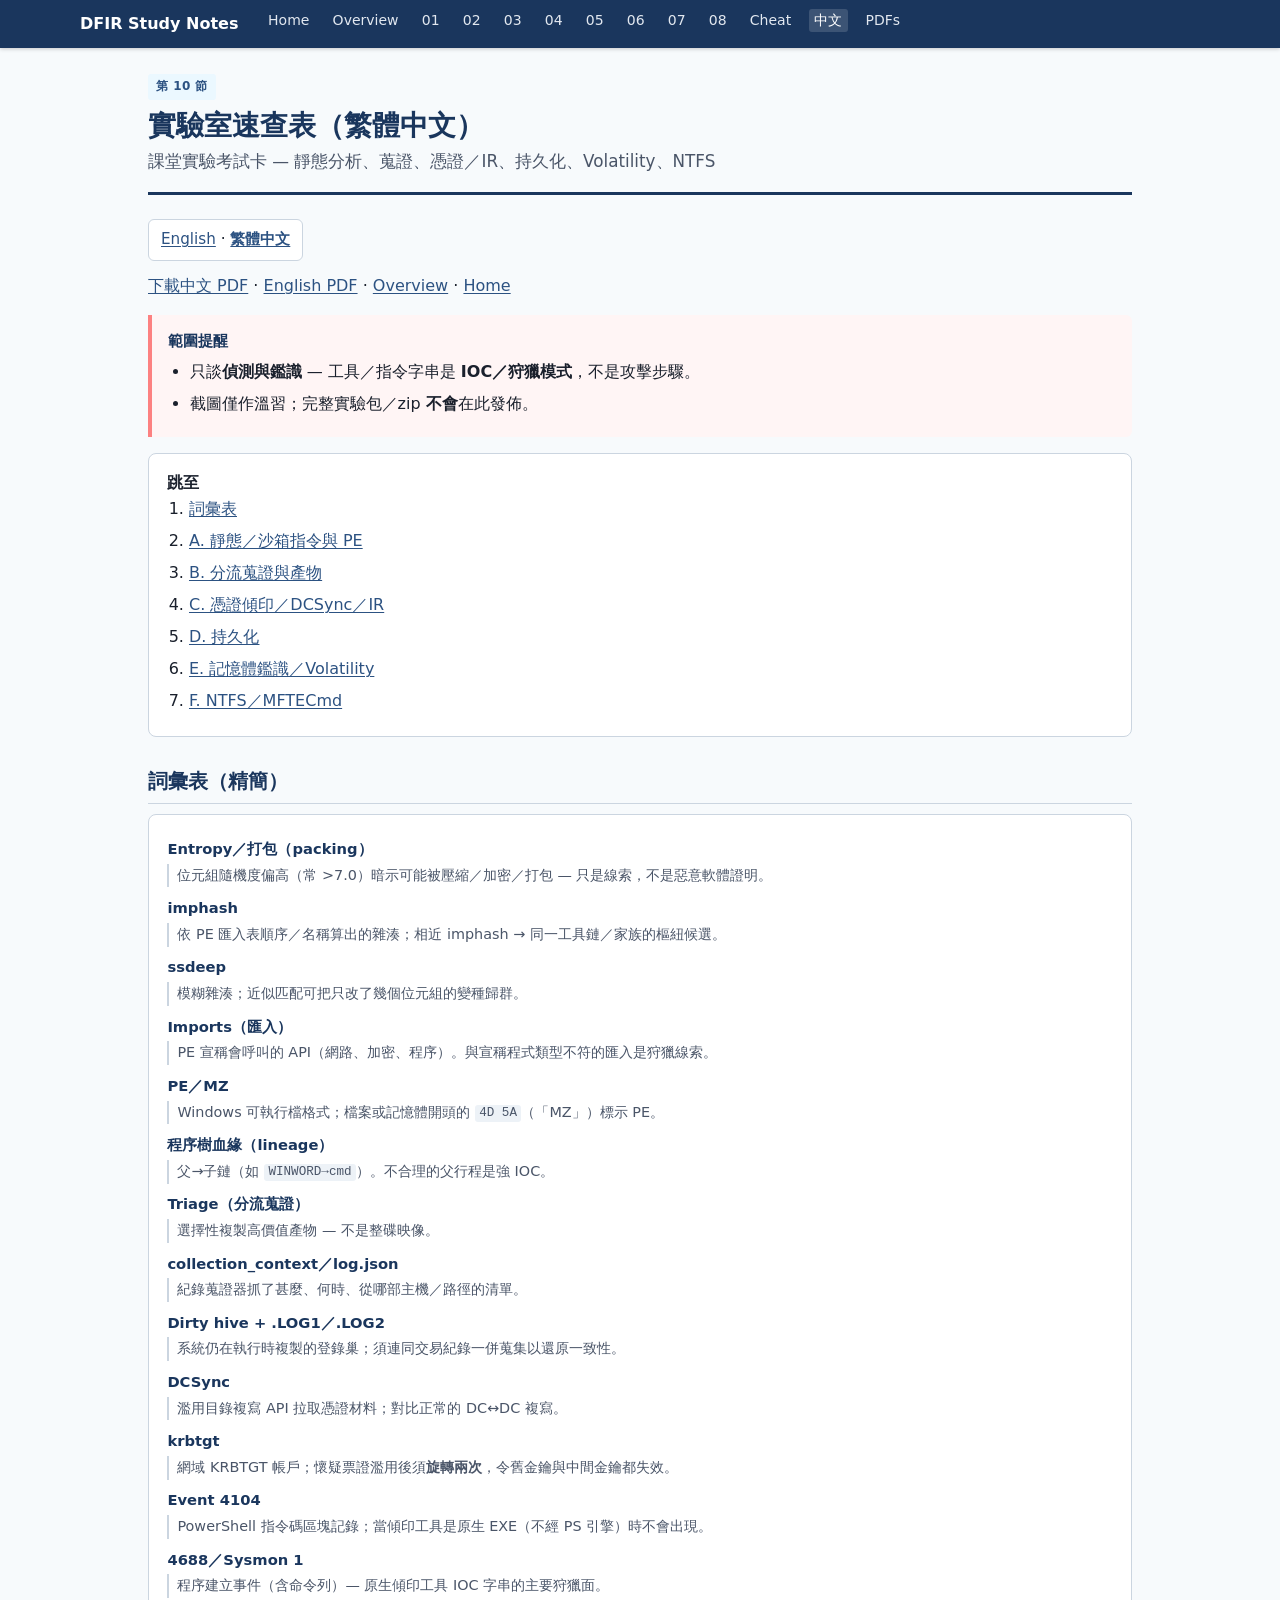
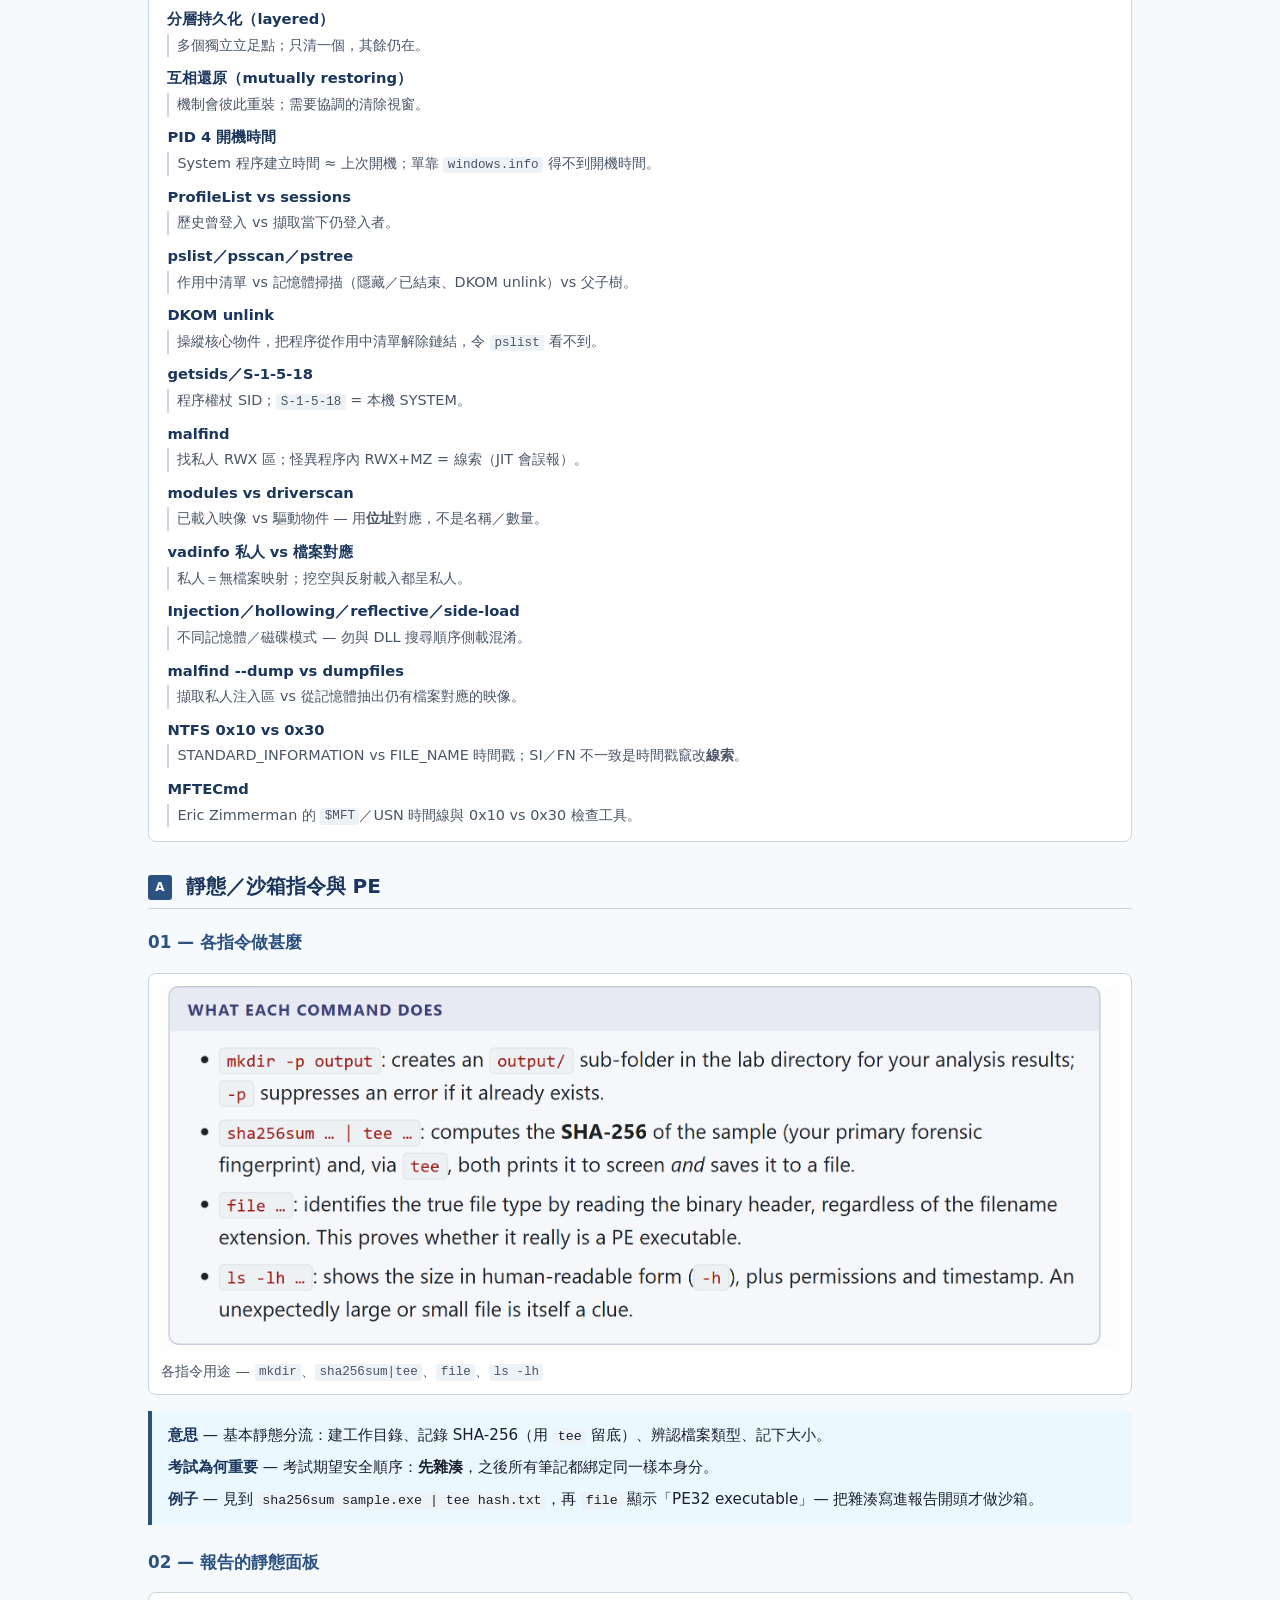
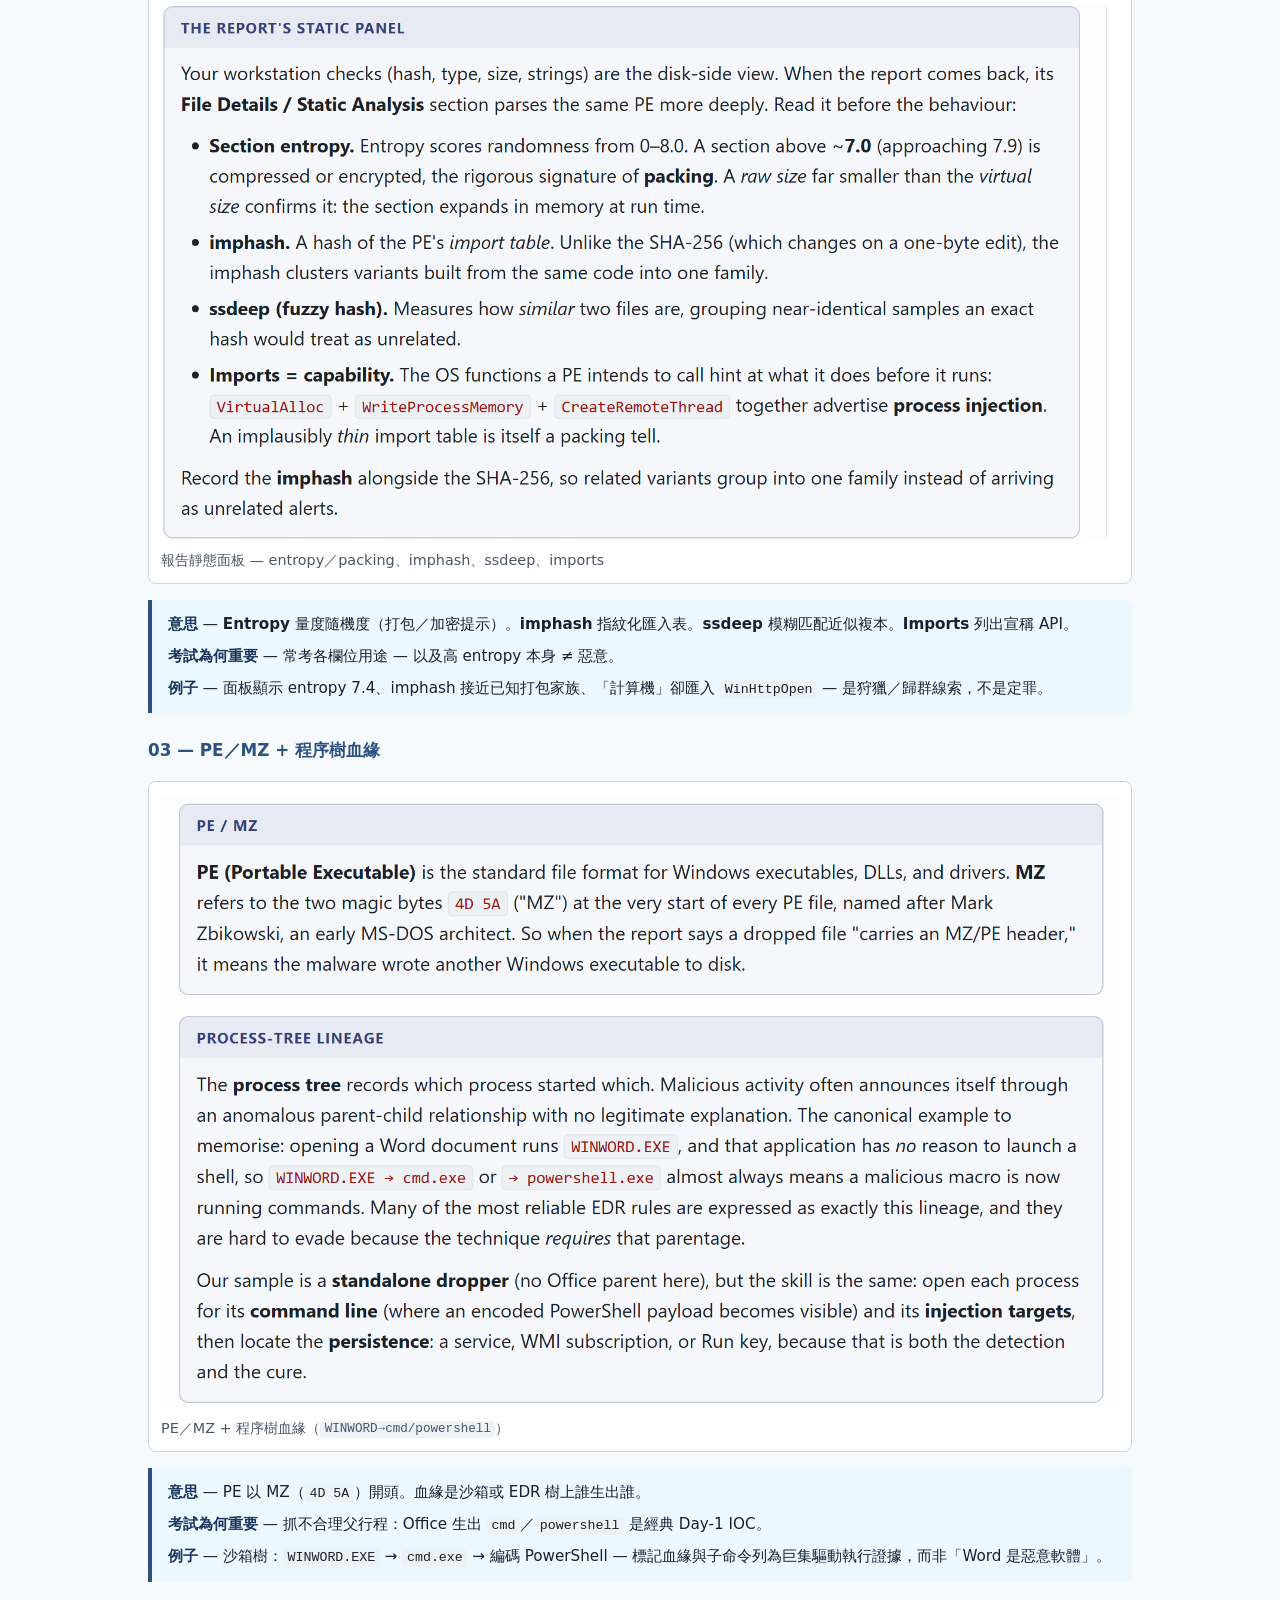
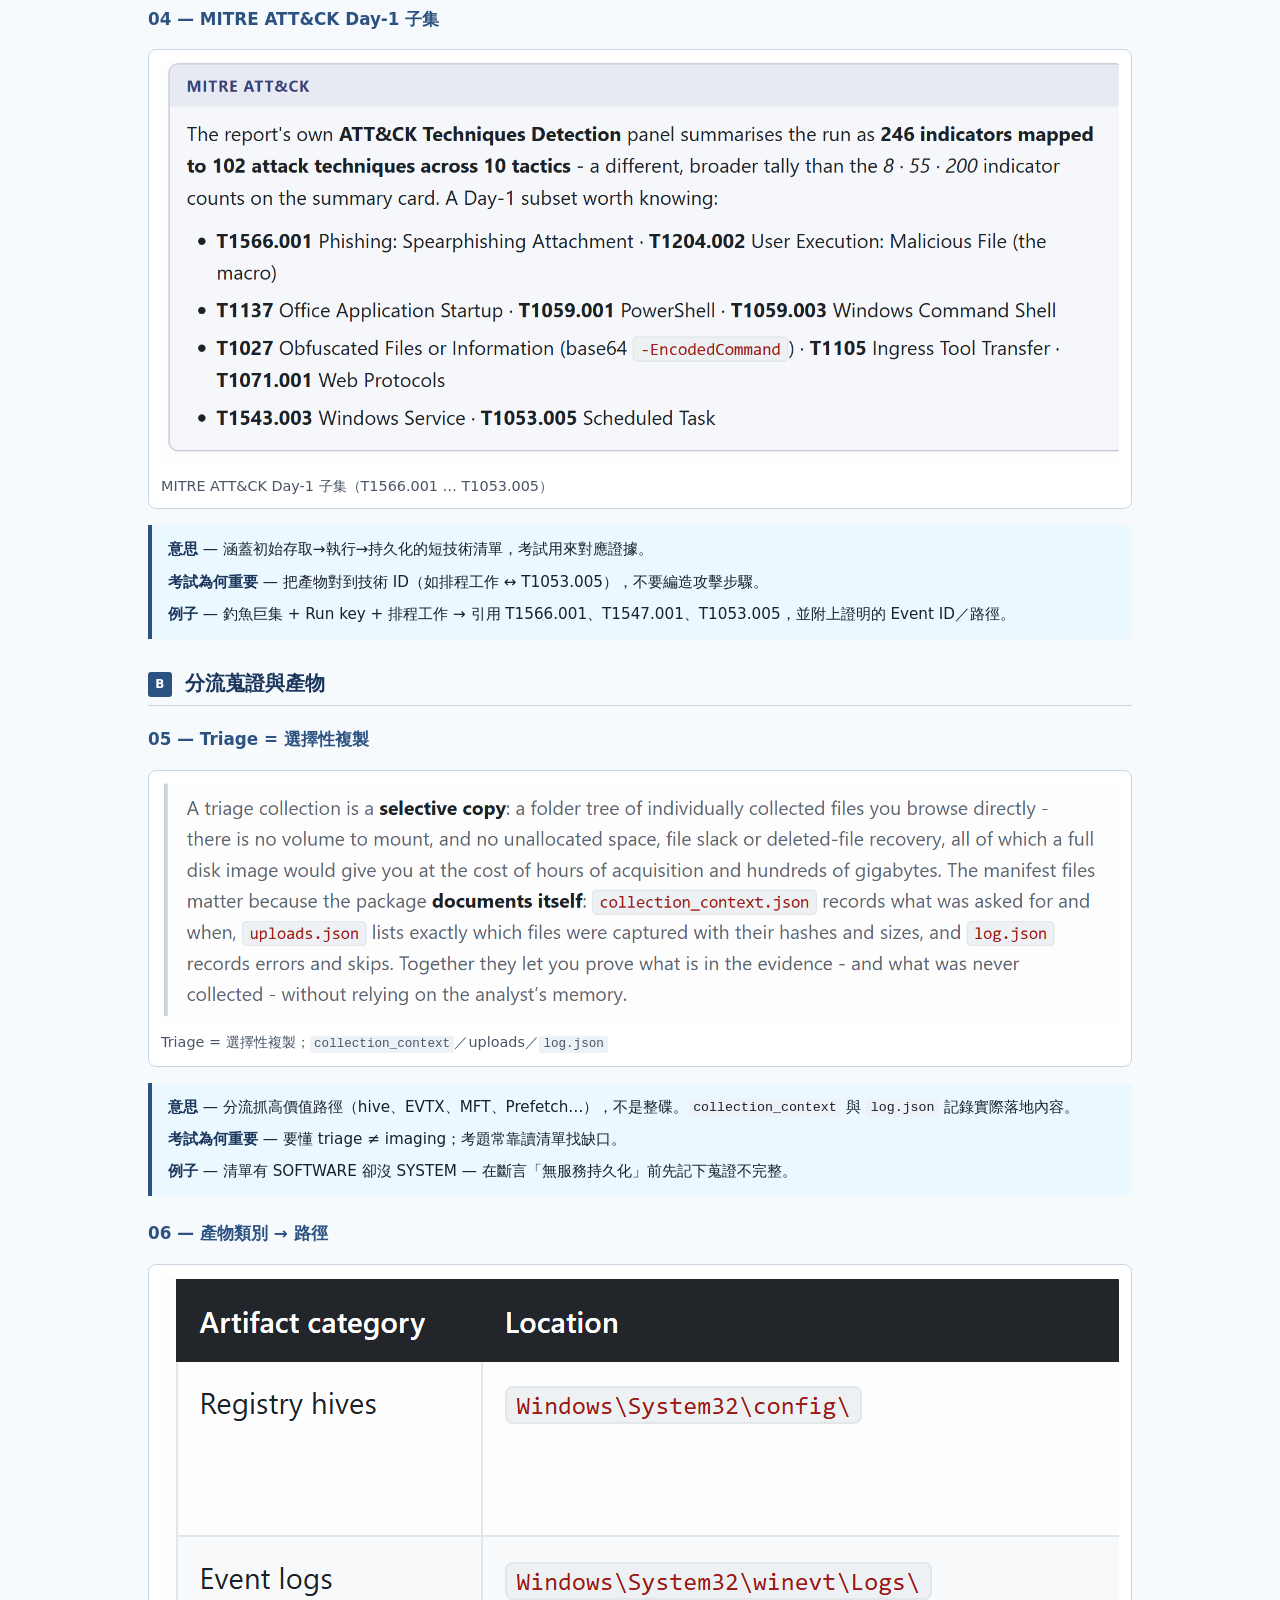
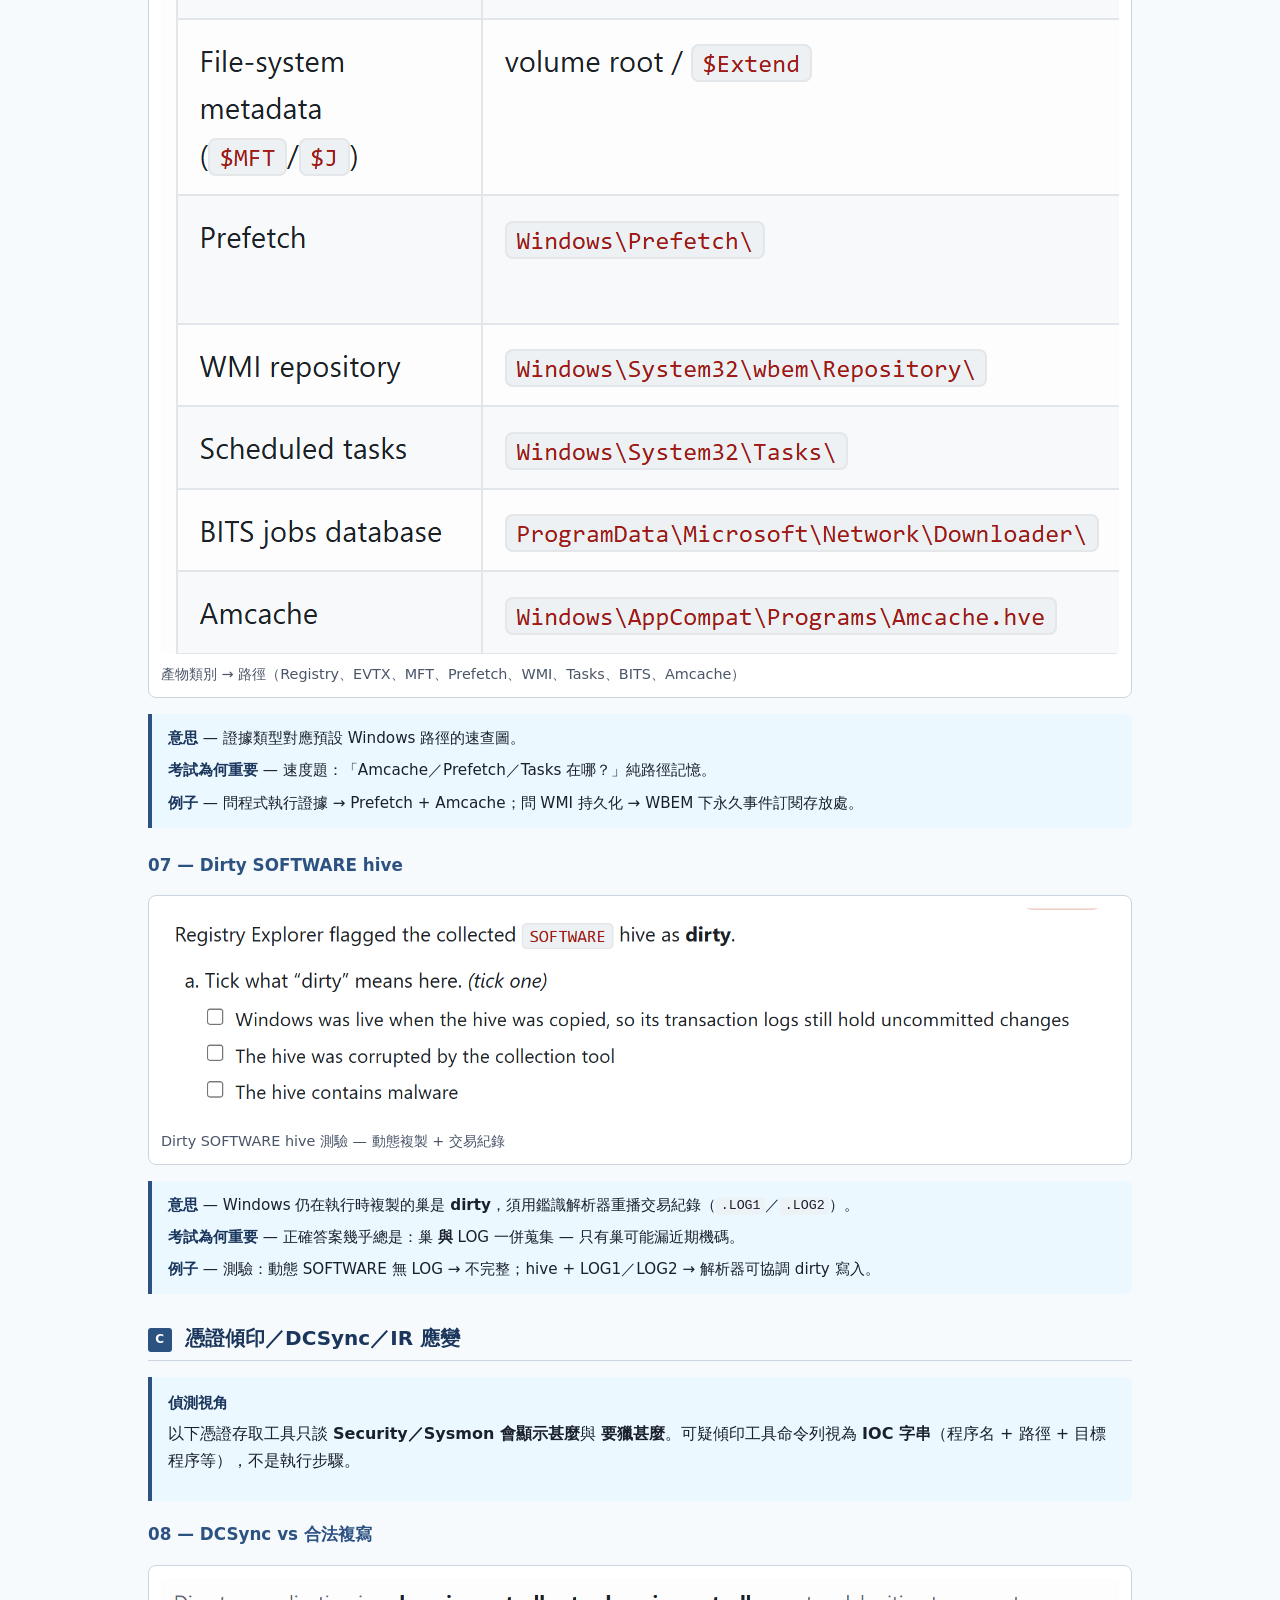
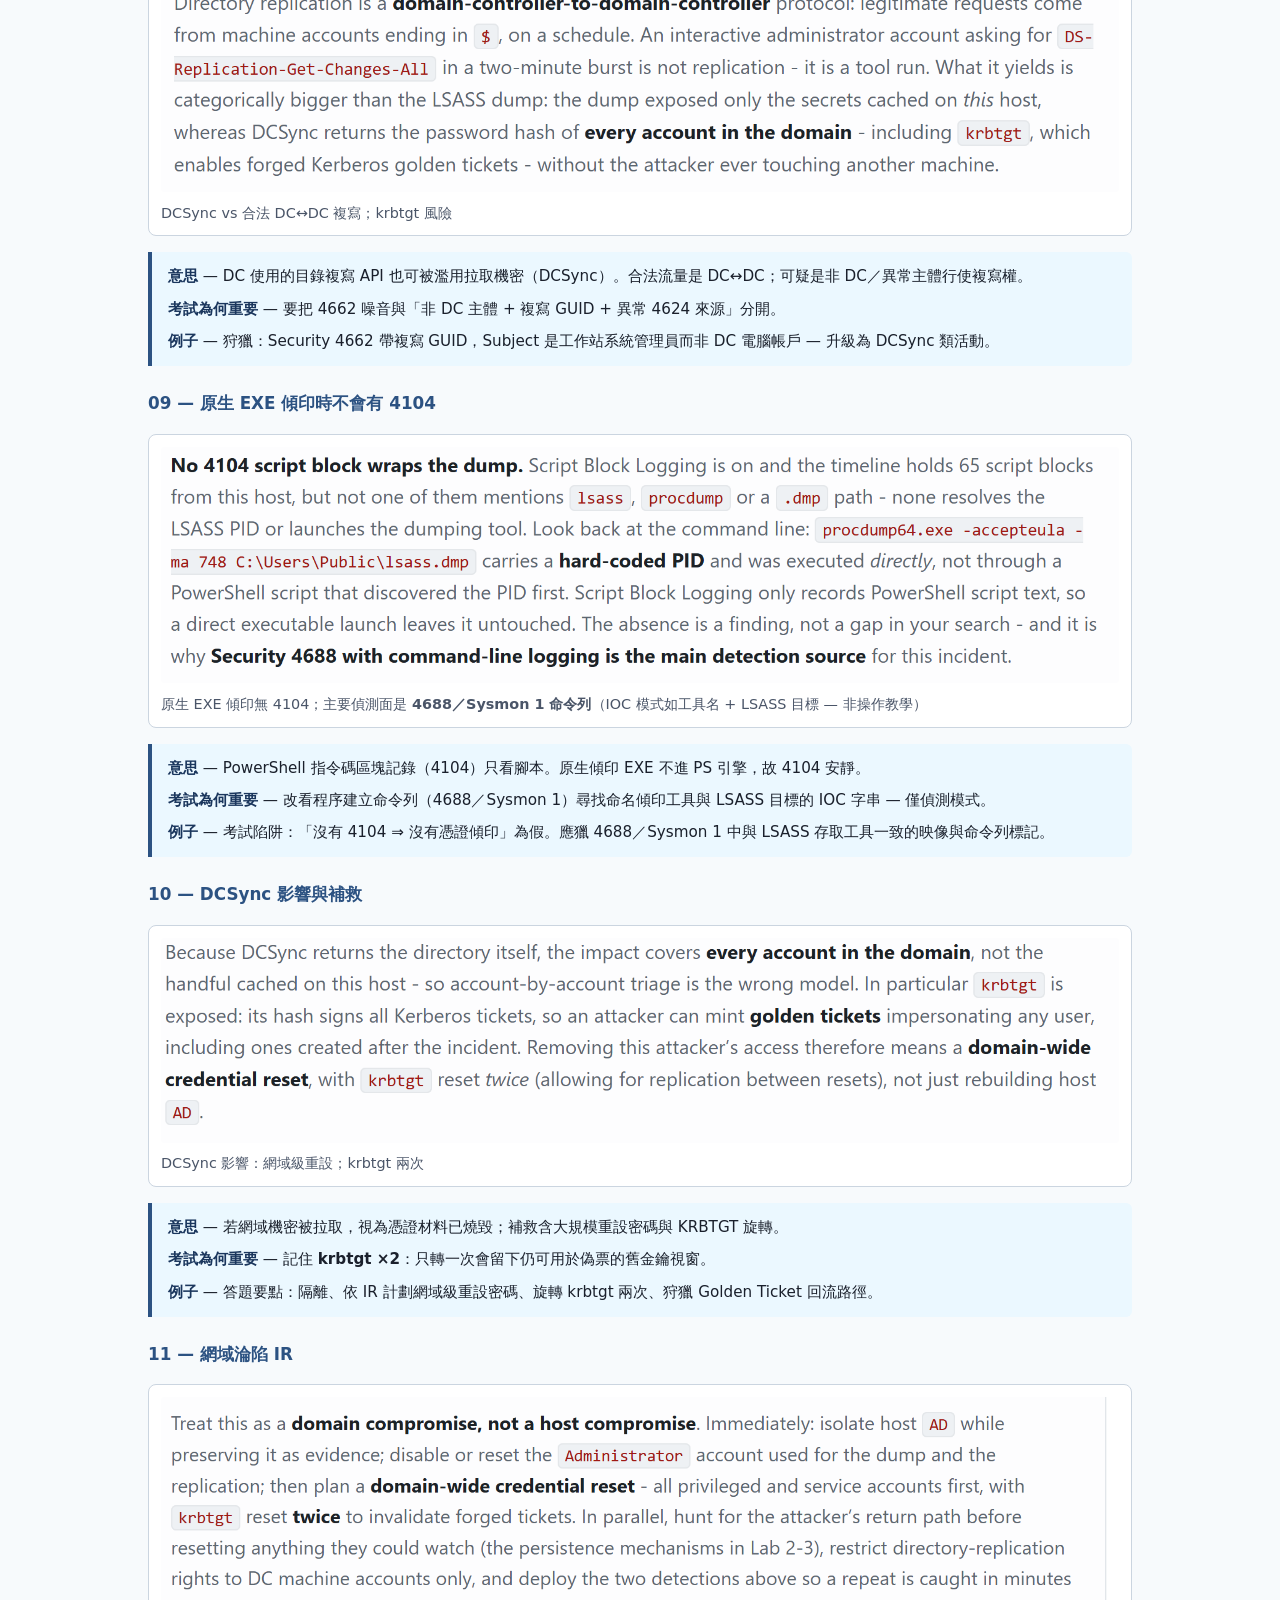
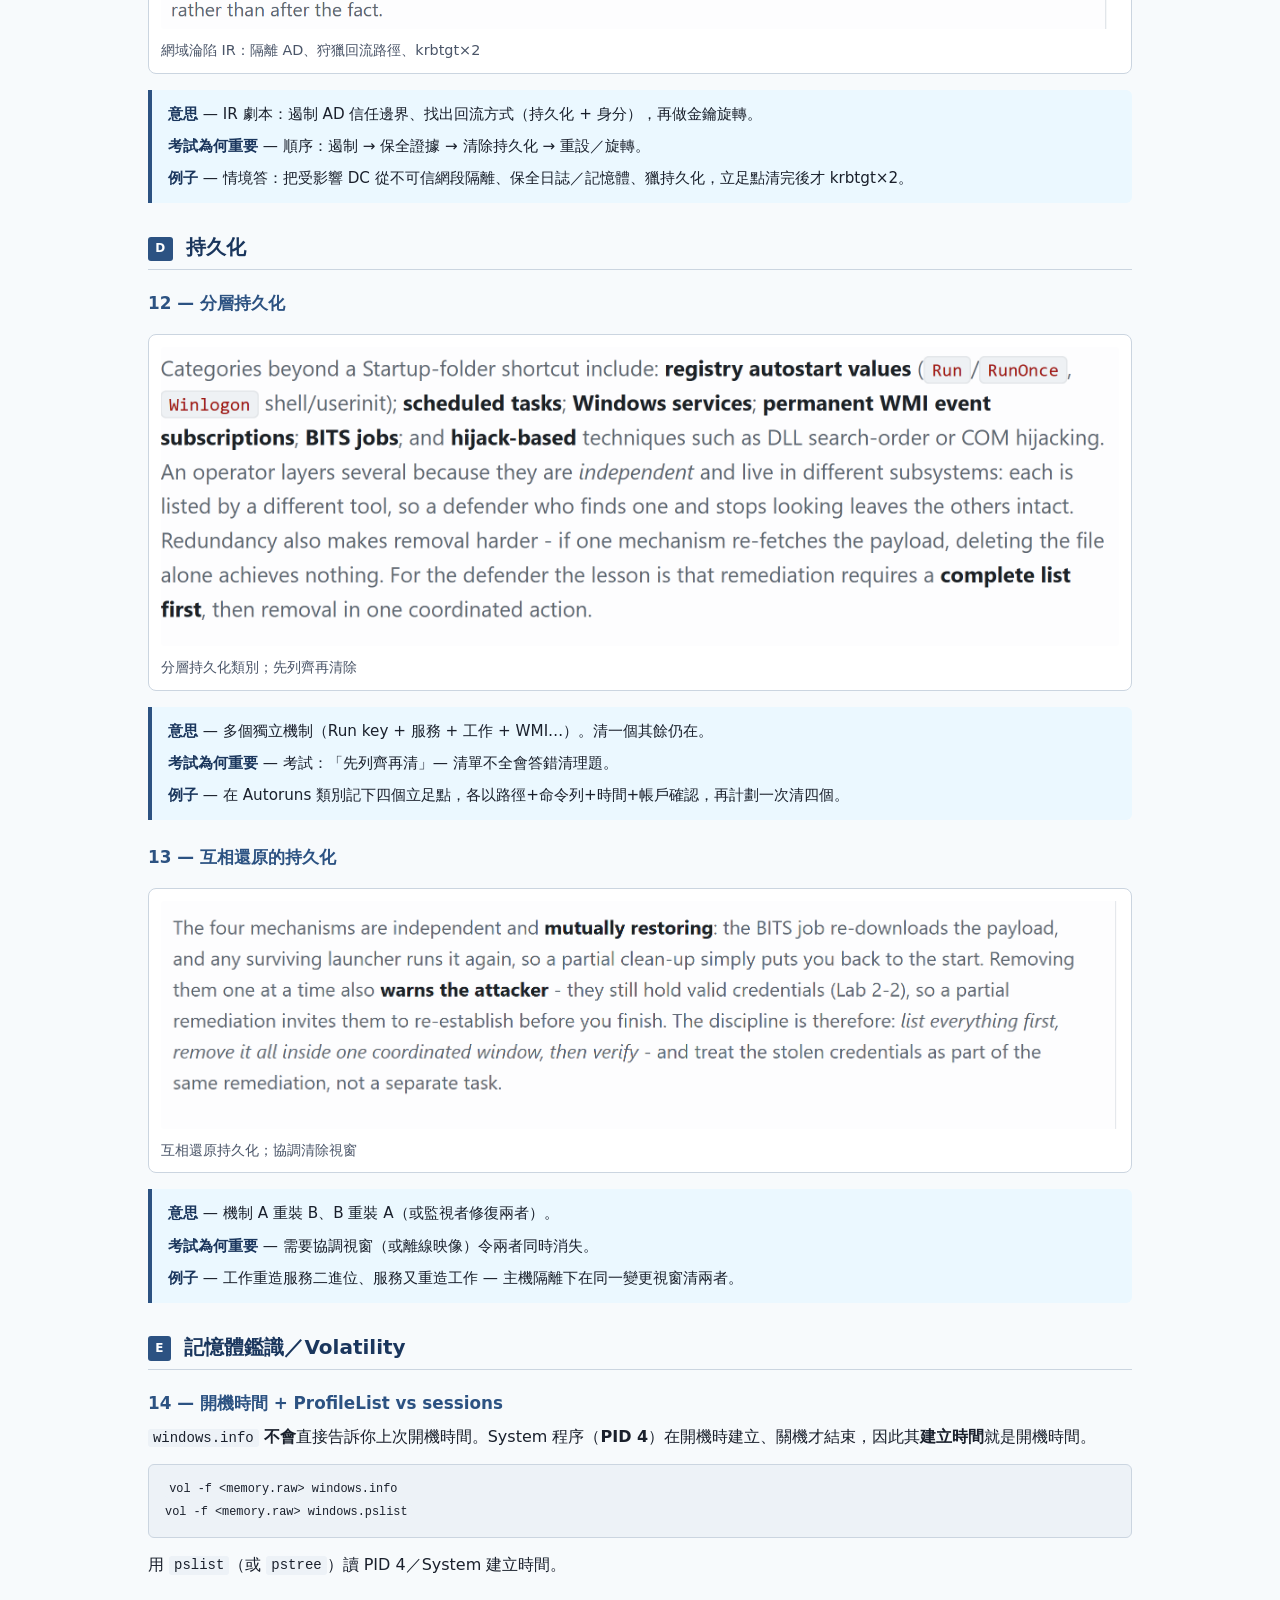
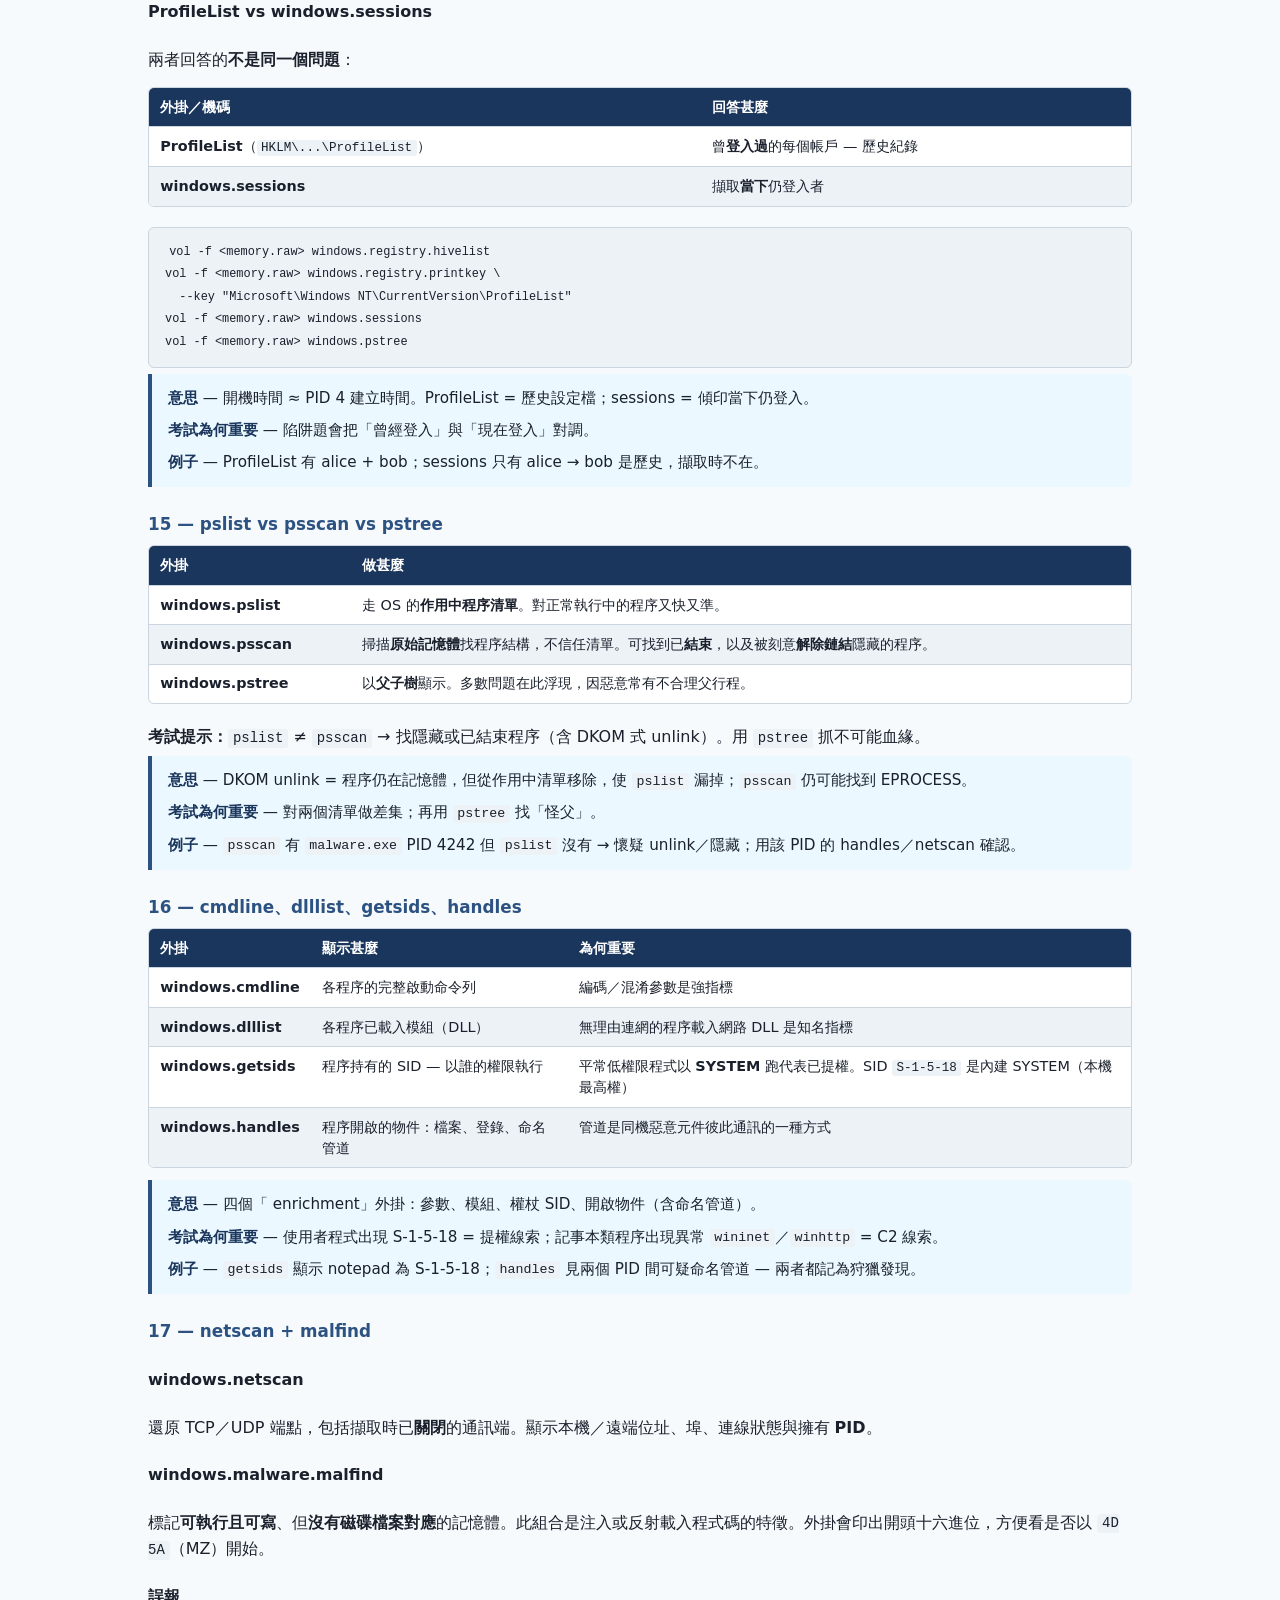
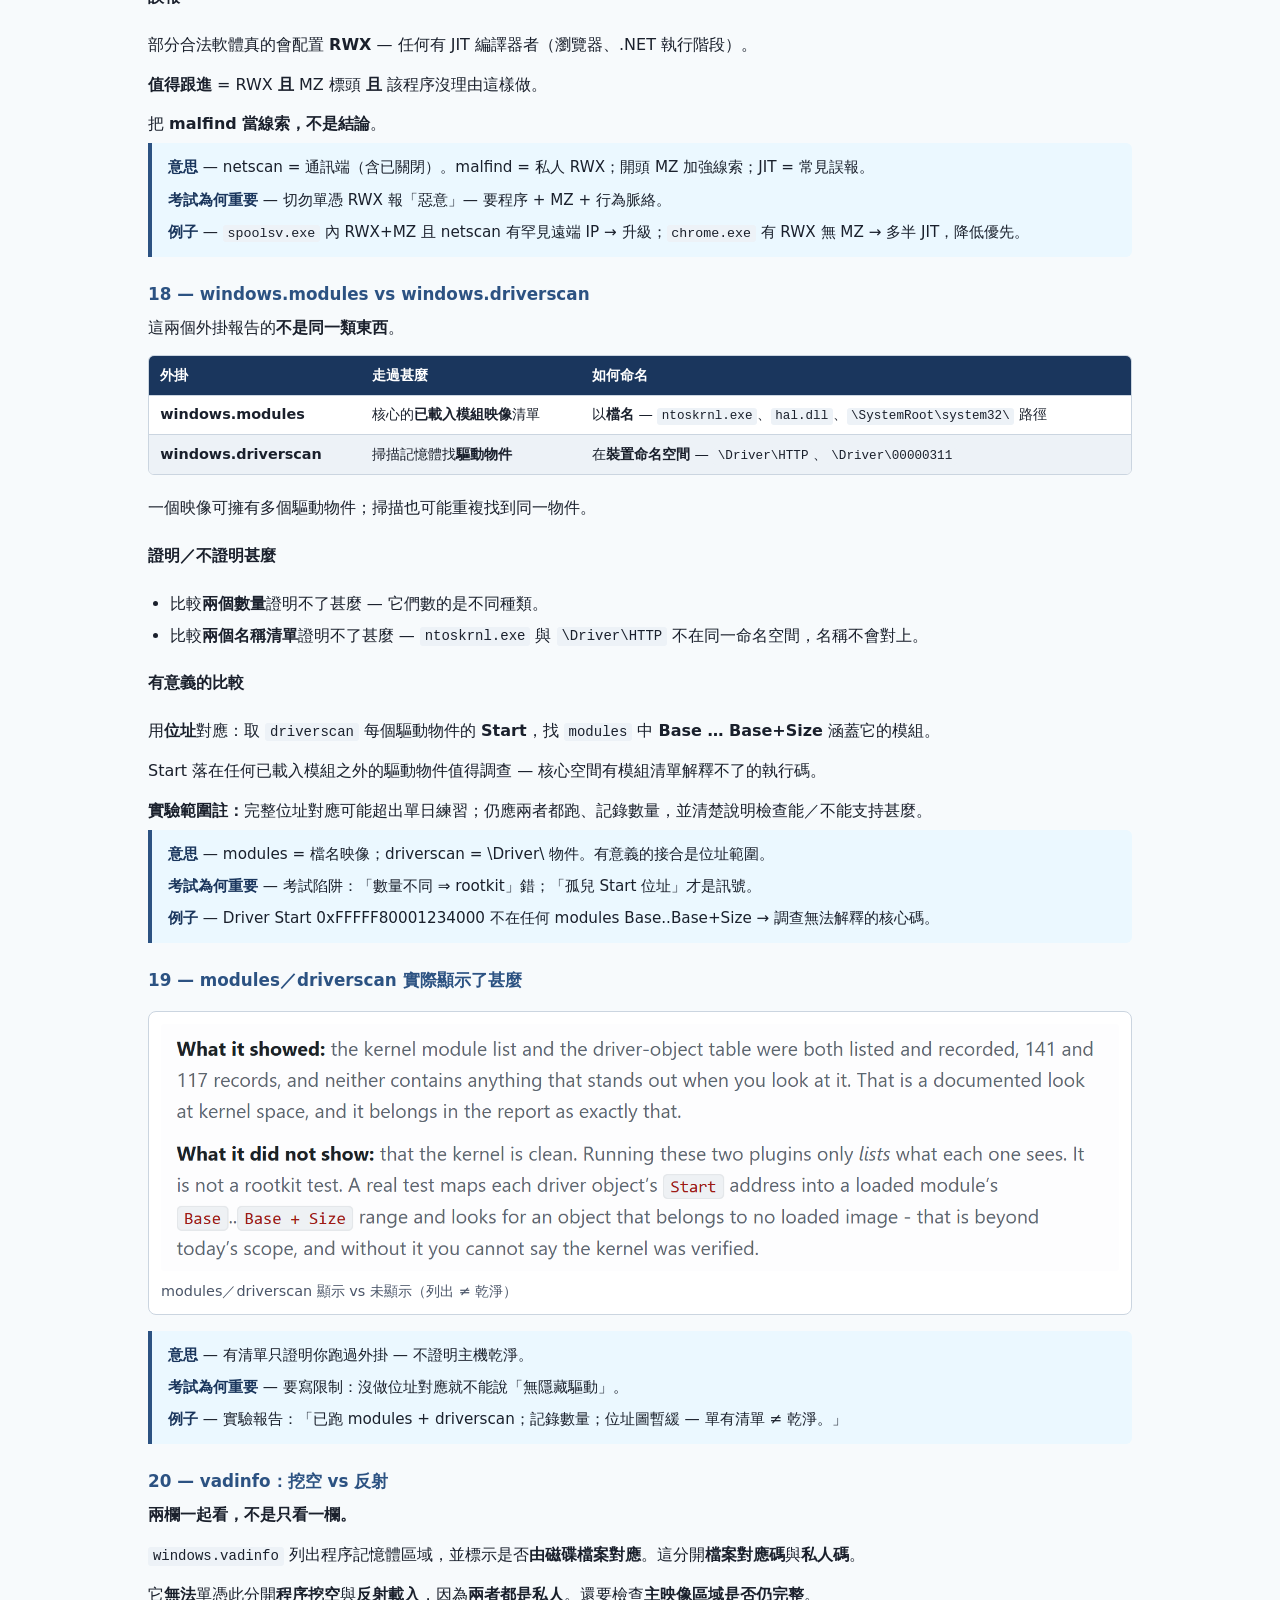
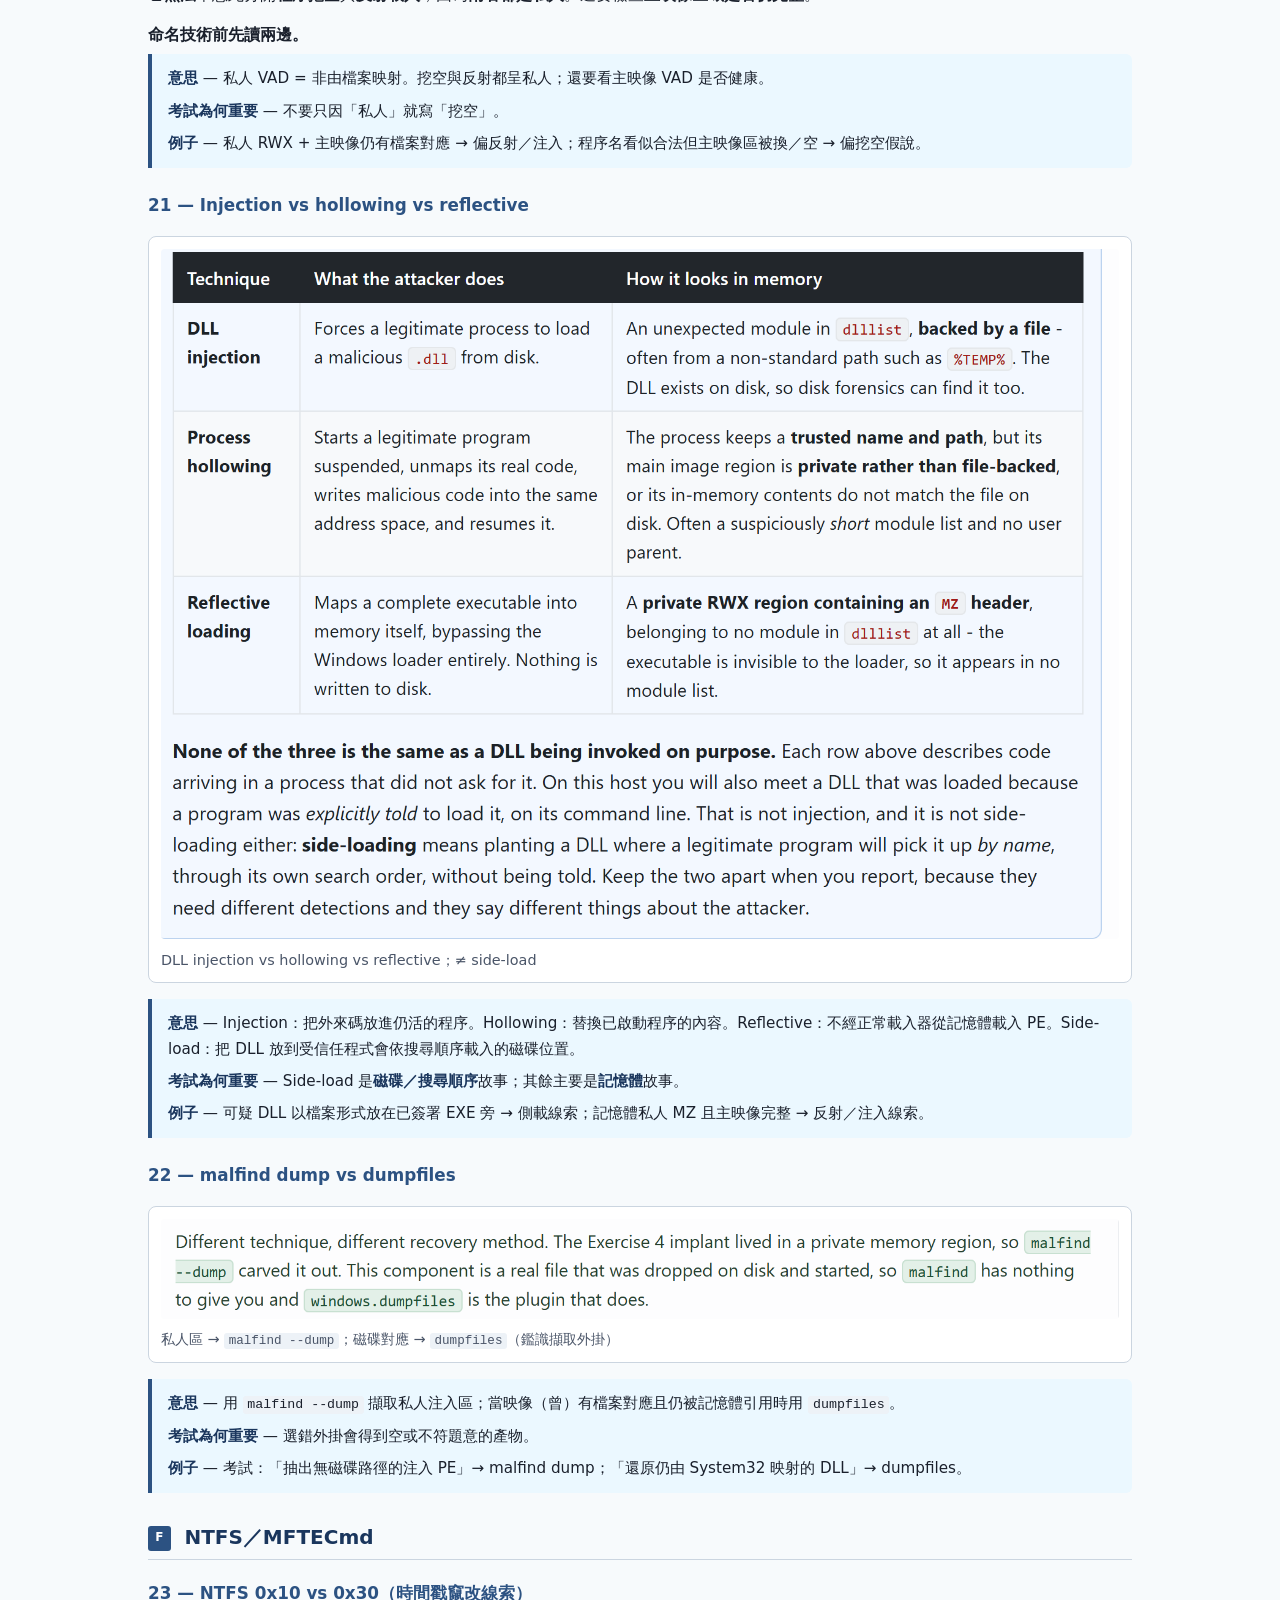
<file: 10-lab-cheat-sheet-zh.html>
<!DOCTYPE html>
<html lang="zh-Hant">
<head>
<meta charset="utf-8">
<meta name="viewport" content="width=device-width, initial-scale=1">
<title>10 — 實驗室速查表 | DFIR Study Notes</title>
<meta name="description" content="防禦取向 DFIR 溫習筆記 — 實驗室考試速查表（繁體中文），含截圖與術語說明。">
<link rel="stylesheet" href="css/style.css">
<link rel="alternate" hreflang="en" href="10-lab-cheat-sheet.html">
<link rel="alternate" hreflang="zh-Hant" href="10-lab-cheat-sheet-zh.html">
</head>
<body>
<nav class="site-nav" aria-label="Main">
  <div class="nav-inner">
    <a class="brand" href="index.html">DFIR Study Notes</a>
    <button type="button" class="nav-toggle" aria-expanded="false" aria-controls="nav-links"
      onclick="var n=document.getElementById('nav-links');var o=n.classList.toggle('open');this.setAttribute('aria-expanded',o);">Menu</button>
    <ul class="nav-links" id="nav-links"><li><a href="index.html">Home</a></li><li><a href="overview.html">Overview</a></li><li><a href="01-malware-analysis.html">01</a></li><li><a href="02-triage-collection.html">02</a></li><li><a href="03-credential-dumping.html">03</a></li><li><a href="04-persistence.html">04</a></li><li><a href="05-memory-forensics.html">05</a></li><li><a href="06-data-exfiltration.html">06</a></li><li><a href="07-web-logs.html">07</a></li><li><a href="08-incident-response.html">08</a></li><li><a href="10-lab-cheat-sheet.html">Cheat</a></li><li><a href="10-lab-cheat-sheet-zh.html" aria-current="page">中文</a></li><li><a href="pdfs/">PDFs</a></li></ul>
  </div>
</nav>
<main class="wide-main">

<header class="page-header">
  <span class="badge">第 10 節</span>
  <h1>實驗室速查表（繁體中文）</h1>
  <p class="subtitle">課堂實驗考試卡 — 靜態分析、蒐證、憑證／IR、持久化、Volatility、NTFS</p>
</header>
<p class="lang-switch"><a href="10-lab-cheat-sheet.html" hreflang="en" lang="en">English</a> · <a href="10-lab-cheat-sheet-zh.html" hreflang="zh-Hant" lang="zh-Hant"><strong>繁體中文</strong></a></p>
<p><a href="pdfs/10-lab-cheat-sheet-zh.pdf">下載中文 PDF</a> · <a href="pdfs/10-lab-cheat-sheet.pdf">English PDF</a> · <a href="overview.html">Overview</a> · <a href="index.html">Home</a></p>

<div class="callout warn"><strong class="title">範圍提醒</strong><ul>
<li>只談<strong>偵測與鑑識</strong> — 工具／指令字串是 <b>IOC／狩獵模式</b>，不是攻擊步驟。</li>
<li>截圖僅作溫習；完整實驗包／zip <b>不會</b>在此發佈。</li>
</ul></div>

<nav class="cheat-toc" aria-label="速查表章節">
  <strong>跳至</strong>
  <ol>
    <li><a href="#glossary">詞彙表</a></li>
    <li><a href="#sec-a">A. 靜態／沙箱指令與 PE</a></li>
    <li><a href="#sec-b">B. 分流蒐證與產物</a></li>
    <li><a href="#sec-c">C. 憑證傾印／DCSync／IR</a></li>
    <li><a href="#sec-d">D. 持久化</a></li>
    <li><a href="#sec-e">E. 記憶體鑑識／Volatility</a></li>
    <li><a href="#sec-f">F. NTFS／MFTECmd</a></li>
  </ol>
</nav>

<h2 id="glossary">詞彙表（精簡）</h2>
<div class="glossary">
<dl>
  <dt>Entropy／打包（packing）</dt><dd>位元組隨機度偏高（常 &gt;7.0）暗示可能被壓縮／加密／打包 — 只是線索，不是惡意軟體證明。</dd>
  <dt>imphash</dt><dd>依 PE 匯入表順序／名稱算出的雜湊；相近 imphash → 同一工具鏈／家族的樞紐候選。</dd>
  <dt>ssdeep</dt><dd>模糊雜湊；近似匹配可把只改了幾個位元組的變種歸群。</dd>
  <dt>Imports（匯入）</dt><dd>PE 宣稱會呼叫的 API（網路、加密、程序）。與宣稱程式類型不符的匯入是狩獵線索。</dd>
  <dt>PE／MZ</dt><dd>Windows 可執行檔格式；檔案或記憶體開頭的 <code>4D 5A</code>（「MZ」）標示 PE。</dd>
  <dt>程序樹血緣（lineage）</dt><dd>父→子鏈（如 <code>WINWORD→cmd</code>）。不合理的父行程是強 IOC。</dd>
  <dt>Triage（分流蒐證）</dt><dd>選擇性複製高價值產物 — 不是整碟映像。</dd>
  <dt>collection_context／log.json</dt><dd>紀錄蒐證器抓了甚麼、何時、從哪部主機／路徑的清單。</dd>
  <dt>Dirty hive + .LOG1／.LOG2</dt><dd>系統仍在執行時複製的登錄巢；須連同交易紀錄一併蒐集以還原一致性。</dd>
  <dt>DCSync</dt><dd>濫用目錄複寫 API 拉取憑證材料；對比正常的 DC↔DC 複寫。</dd>
  <dt>krbtgt</dt><dd>網域 KRBTGT 帳戶；懷疑票證濫用後須<strong>旋轉兩次</strong>，令舊金鑰與中間金鑰都失效。</dd>
  <dt>Event 4104</dt><dd>PowerShell 指令碼區塊記錄；當傾印工具是原生 EXE（不經 PS 引擎）時不會出現。</dd>
  <dt>4688／Sysmon 1</dt><dd>程序建立事件（含命令列）— 原生傾印工具 IOC 字串的主要狩獵面。</dd>
  <dt>分層持久化（layered）</dt><dd>多個獨立立足點；只清一個，其餘仍在。</dd>
  <dt>互相還原（mutually restoring）</dt><dd>機制會彼此重裝；需要協調的清除視窗。</dd>
  <dt>PID 4 開機時間</dt><dd>System 程序建立時間 ≈ 上次開機；單靠 <code>windows.info</code> 得不到開機時間。</dd>
  <dt>ProfileList vs sessions</dt><dd>歷史曾登入 vs 擷取當下仍登入者。</dd>
  <dt>pslist／psscan／pstree</dt><dd>作用中清單 vs 記憶體掃描（隱藏／已結束、DKOM unlink）vs 父子樹。</dd>
  <dt>DKOM unlink</dt><dd>操縱核心物件，把程序從作用中清單解除鏈結，令 <code>pslist</code> 看不到。</dd>
  <dt>getsids／S-1-5-18</dt><dd>程序權杖 SID；<code>S-1-5-18</code> = 本機 SYSTEM。</dd>
  <dt>malfind</dt><dd>找私人 RWX 區；怪異程序內 RWX+MZ = 線索（JIT 會誤報）。</dd>
  <dt>modules vs driverscan</dt><dd>已載入映像 vs 驅動物件 — 用<strong>位址</strong>對應，不是名稱／數量。</dd>
  <dt>vadinfo 私人 vs 檔案對應</dt><dd>私人＝無檔案映射；挖空與反射載入都呈私人。</dd>
  <dt>Injection／hollowing／reflective／side-load</dt><dd>不同記憶體／磁碟模式 — 勿與 DLL 搜尋順序側載混淆。</dd>
  <dt>malfind --dump vs dumpfiles</dt><dd>擷取私人注入區 vs 從記憶體抽出仍有檔案對應的映像。</dd>
  <dt>NTFS 0x10 vs 0x30</dt><dd>STANDARD_INFORMATION vs FILE_NAME 時間戳；SI／FN 不一致是時間戳竄改<strong>線索</strong>。</dd>
  <dt>MFTECmd</dt><dd>Eric Zimmerman 的 <code>$MFT</code>／USN 時間線與 0x10 vs 0x30 檢查工具。</dd>
</dl>
</div>

<h2 id="sec-a"><span class="section-label">A</span> 靜態／沙箱指令與 PE</h2>
<h3>01 — 各指令做甚麼</h3>
<figure class="cheat-fig">
  <img src="images/cheat-sheet/01-what-each-command-does.png" alt="實驗卡：mkdir、sha256sum 配 tee、file、ls -lh 樣本分流" loading="lazy">
  <figcaption>各指令用途 — <code>mkdir</code>、<code>sha256sum|tee</code>、<code>file</code>、<code>ls -lh</code></figcaption>
</figure>
<div class="term-box">
  <p><strong>意思</strong> — 基本靜態分流：建工作目錄、記錄 SHA-256（用 <code>tee</code> 留底）、辨認檔案類型、記下大小。</p>
  <p><strong>考試為何重要</strong> — 考試期望安全順序：<b>先雜湊</b>，之後所有筆記都綁定同一樣本身分。</p>
  <p><strong>例子</strong> — 見到 <code>sha256sum sample.exe | tee hash.txt</code>，再 <code>file</code> 顯示「PE32 executable」— 把雜湊寫進報告開頭才做沙箱。</p>
</div>
<h3>02 — 報告的靜態面板</h3>
<figure class="cheat-fig">
  <img src="images/cheat-sheet/02-report-static-panel.png" alt="實驗卡：entropy packing、imphash、ssdeep、imports" loading="lazy">
  <figcaption>報告靜態面板 — entropy／packing、imphash、ssdeep、imports</figcaption>
</figure>
<div class="term-box">
  <p><strong>意思</strong> — <b>Entropy</b> 量度隨機度（打包／加密提示）。<b>imphash</b> 指紋化匯入表。<b>ssdeep</b> 模糊匹配近似複本。<b>Imports</b> 列出宣稱 API。</p>
  <p><strong>考試為何重要</strong> — 常考各欄位用途 — 以及高 entropy 本身 ≠ 惡意。</p>
  <p><strong>例子</strong> — 面板顯示 entropy 7.4、imphash 接近已知打包家族、「計算機」卻匯入 <code>WinHttpOpen</code> — 是狩獵／歸群線索，不是定罪。</p>
</div>
<h3>03 — PE／MZ + 程序樹血緣</h3>
<figure class="cheat-fig">
  <img src="images/cheat-sheet/03-pe-mz-process-tree.png" alt="實驗卡：PE MZ 標頭與 WINWORD 到 cmd／powershell 程序樹" loading="lazy">
  <figcaption>PE／MZ + 程序樹血緣（<code>WINWORD→cmd/powershell</code>）</figcaption>
</figure>
<div class="term-box">
  <p><strong>意思</strong> — PE 以 MZ（<code>4D 5A</code>）開頭。血緣是沙箱或 EDR 樹上誰生出誰。</p>
  <p><strong>考試為何重要</strong> — 抓不合理父行程：Office 生出 <code>cmd</code>／<code>powershell</code> 是經典 Day-1 IOC。</p>
  <p><strong>例子</strong> — 沙箱樹：<code>WINWORD.EXE</code> → <code>cmd.exe</code> → 編碼 PowerShell — 標記血緣與子命令列為巨集驅動執行證據，而非「Word 是惡意軟體」。</p>
</div>
<h3>04 — MITRE ATT&amp;CK Day-1 子集</h3>
<figure class="cheat-fig">
  <img src="images/cheat-sheet/04-mitre-attack-day1.png" alt="實驗卡：MITRE ATT&CK Day-1 技術子集" loading="lazy">
  <figcaption>MITRE ATT&amp;CK Day-1 子集（T1566.001 … T1053.005）</figcaption>
</figure>
<div class="term-box">
  <p><strong>意思</strong> — 涵蓋初始存取→執行→持久化的短技術清單，考試用來對應證據。</p>
  <p><strong>考試為何重要</strong> — 把產物對到技術 ID（如排程工作 ↔ T1053.005），不要編造攻擊步驟。</p>
  <p><strong>例子</strong> — 釣魚巨集 + Run key + 排程工作 → 引用 T1566.001、T1547.001、T1053.005，並附上證明的 Event ID／路徑。</p>
</div>
<h2 id="sec-b"><span class="section-label">B</span> 分流蒐證與產物</h2>
<h3>05 — Triage = 選擇性複製</h3>
<figure class="cheat-fig">
  <img src="images/cheat-sheet/05-triage-collection-manifests.png" alt="實驗卡：分流選擇性複製與 collection_context、log.json" loading="lazy">
  <figcaption>Triage = 選擇性複製；<code>collection_context</code>／uploads／<code>log.json</code></figcaption>
</figure>
<div class="term-box">
  <p><strong>意思</strong> — 分流抓高價值路徑（hive、EVTX、MFT、Prefetch…），不是整碟。<code>collection_context</code> 與 <code>log.json</code> 記錄實際落地內容。</p>
  <p><strong>考試為何重要</strong> — 要懂 triage ≠ imaging；考題常靠讀清單找缺口。</p>
  <p><strong>例子</strong> — 清單有 SOFTWARE 卻沒 SYSTEM — 在斷言「無服務持久化」前先記下蒐證不完整。</p>
</div>
<h3>06 — 產物類別 → 路徑</h3>
<figure class="cheat-fig">
  <img src="images/cheat-sheet/06-artifact-locations.png" alt="實驗卡：產物類別到路徑對照" loading="lazy">
  <figcaption>產物類別 → 路徑（Registry、EVTX、MFT、Prefetch、WMI、Tasks、BITS、Amcache）</figcaption>
</figure>
<div class="term-box">
  <p><strong>意思</strong> — 證據類型對應預設 Windows 路徑的速查圖。</p>
  <p><strong>考試為何重要</strong> — 速度題：「Amcache／Prefetch／Tasks 在哪？」純路徑記憶。</p>
  <p><strong>例子</strong> — 問程式執行證據 → Prefetch + Amcache；問 WMI 持久化 → WBEM 下永久事件訂閱存放處。</p>
</div>
<h3>07 — Dirty SOFTWARE hive</h3>
<figure class="cheat-fig">
  <img src="images/cheat-sheet/07-dirty-software-hive.png" alt="實驗卡：dirty SOFTWARE hive 測驗 — 動態複製加交易紀錄" loading="lazy">
  <figcaption>Dirty SOFTWARE hive 測驗 — 動態複製 + 交易紀錄</figcaption>
</figure>
<div class="term-box">
  <p><strong>意思</strong> — Windows 仍在執行時複製的巢是 <b>dirty</b>，須用鑑識解析器重播交易紀錄（<code>.LOG1</code>／<code>.LOG2</code>）。</p>
  <p><strong>考試為何重要</strong> — 正確答案幾乎總是：巢 <b>與</b> LOG 一併蒐集 — 只有巢可能漏近期機碼。</p>
  <p><strong>例子</strong> — 測驗：動態 SOFTWARE 無 LOG → 不完整；hive + LOG1／LOG2 → 解析器可協調 dirty 寫入。</p>
</div>
<h2 id="sec-c"><span class="section-label">C</span> 憑證傾印／DCSync／IR 應變</h2>
<div class="callout"><strong class="title">偵測視角</strong>
<p>以下憑證存取工具只談 <b>Security／Sysmon 會顯示甚麼</b>與 <b>要獵甚麼</b>。可疑傾印工具命令列視為 <b>IOC 字串</b>（程序名 + 路徑 + 目標程序等），不是執行步驟。</p>
</div>
<h3>08 — DCSync vs 合法複寫</h3>
<figure class="cheat-fig">
  <img src="images/cheat-sheet/08-dcsync-vs-replication.png" alt="實驗卡：DCSync 對比合法 DC 對 DC 複寫與 krbtgt 風險" loading="lazy">
  <figcaption>DCSync vs 合法 DC↔DC 複寫；krbtgt 風險</figcaption>
</figure>
<div class="term-box">
  <p><strong>意思</strong> — DC 使用的目錄複寫 API 也可被濫用拉取機密（DCSync）。合法流量是 DC↔DC；可疑是非 DC／異常主體行使複寫權。</p>
  <p><strong>考試為何重要</strong> — 要把 4662 噪音與「非 DC 主體 + 複寫 GUID + 異常 4624 來源」分開。</p>
  <p><strong>例子</strong> — 狩獵：Security 4662 帶複寫 GUID，Subject 是工作站系統管理員而非 DC 電腦帳戶 — 升級為 DCSync 類活動。</p>
</div>
<h3>09 — 原生 EXE 傾印時不會有 4104</h3>
<figure class="cheat-fig">
  <img src="images/cheat-sheet/09-no-4104-native-dump.png" alt="實驗卡：原生 EXE 傾印沒有 PowerShell 4104；改獵 4688 命令列" loading="lazy">
  <figcaption>原生 EXE 傾印無 4104；主要偵測面是 <b>4688／Sysmon 1 命令列</b>（IOC 模式如工具名 + LSASS 目標 — 非操作教學）</figcaption>
</figure>
<div class="term-box">
  <p><strong>意思</strong> — PowerShell 指令碼區塊記錄（4104）只看腳本。原生傾印 EXE 不進 PS 引擎，故 4104 安靜。</p>
  <p><strong>考試為何重要</strong> — 改看程序建立命令列（4688／Sysmon 1）尋找命名傾印工具與 LSASS 目標的 IOC 字串 — 僅偵測模式。</p>
  <p><strong>例子</strong> — 考試陷阱：「沒有 4104 ⇒ 沒有憑證傾印」為假。應獵 4688／Sysmon 1 中與 LSASS 存取工具一致的映像與命令列標記。</p>
</div>
<h3>10 — DCSync 影響與補救</h3>
<figure class="cheat-fig">
  <img src="images/cheat-sheet/10-dcsync-impact-remediation.png" alt="實驗卡：DCSync 影響需網域級重設密碼；krbtgt 旋轉兩次" loading="lazy">
  <figcaption>DCSync 影響：網域級重設；krbtgt 兩次</figcaption>
</figure>
<div class="term-box">
  <p><strong>意思</strong> — 若網域機密被拉取，視為憑證材料已燒毀；補救含大規模重設密碼與 KRBTGT 旋轉。</p>
  <p><strong>考試為何重要</strong> — 記住 <b>krbtgt ×2</b>：只轉一次會留下仍可用於偽票的舊金鑰視窗。</p>
  <p><strong>例子</strong> — 答題要點：隔離、依 IR 計劃網域級重設密碼、旋轉 krbtgt 兩次、狩獵 Golden Ticket 回流路徑。</p>
</div>
<h3>11 — 網域淪陷 IR</h3>
<figure class="cheat-fig">
  <img src="images/cheat-sheet/11-domain-compromise-response.png" alt="實驗卡：網域淪陷 IR — 隔離 AD、狩獵回流、krbtgt 兩次" loading="lazy">
  <figcaption>網域淪陷 IR：隔離 AD、狩獵回流路徑、krbtgt×2</figcaption>
</figure>
<div class="term-box">
  <p><strong>意思</strong> — IR 劇本：遏制 AD 信任邊界、找出回流方式（持久化 + 身分），再做金鑰旋轉。</p>
  <p><strong>考試為何重要</strong> — 順序：遏制 → 保全證據 → 清除持久化 → 重設／旋轉。</p>
  <p><strong>例子</strong> — 情境答：把受影響 DC 從不可信網段隔離、保全日誌／記憶體、獵持久化，立足點清完後才 krbtgt×2。</p>
</div>
<h2 id="sec-d"><span class="section-label">D</span> 持久化</h2>
<h3>12 — 分層持久化</h3>
<figure class="cheat-fig">
  <img src="images/cheat-sheet/12-layered-persistence.png" alt="實驗卡：分層持久化類別 — 先列齊再清除" loading="lazy">
  <figcaption>分層持久化類別；先列齊再清除</figcaption>
</figure>
<div class="term-box">
  <p><strong>意思</strong> — 多個獨立機制（Run key + 服務 + 工作 + WMI…）。清一個其餘仍在。</p>
  <p><strong>考試為何重要</strong> — 考試：「先列齊再清」— 清單不全會答錯清理題。</p>
  <p><strong>例子</strong> — 在 Autoruns 類別記下四個立足點，各以路徑+命令列+時間+帳戶確認，再計劃一次清四個。</p>
</div>
<h3>13 — 互相還原的持久化</h3>
<figure class="cheat-fig">
  <img src="images/cheat-sheet/13-mutually-restoring-persistence.png" alt="實驗卡：互相還原持久化需要協調清除視窗" loading="lazy">
  <figcaption>互相還原持久化；協調清除視窗</figcaption>
</figure>
<div class="term-box">
  <p><strong>意思</strong> — 機制 A 重裝 B、B 重裝 A（或監視者修復兩者）。</p>
  <p><strong>考試為何重要</strong> — 需要協調視窗（或離線映像）令兩者同時消失。</p>
  <p><strong>例子</strong> — 工作重造服務二進位、服務又重造工作 — 主機隔離下在同一變更視窗清兩者。</p>
</div>
<h2 id="sec-e"><span class="section-label">E</span> 記憶體鑑識／Volatility</h2>
<h3>14 — 開機時間 + ProfileList vs sessions</h3>
<p><code>windows.info</code> <b>不會</b>直接告訴你上次開機時間。System 程序（<b>PID 4</b>）在開機時建立、關機才結束，因此其<strong>建立時間</strong>就是開機時間。</p>
<pre><code>vol -f &lt;memory.raw&gt; windows.info
vol -f &lt;memory.raw&gt; windows.pslist</code></pre>
<p>用 <code>pslist</code>（或 <code>pstree</code>）讀 PID 4／System 建立時間。</p>
<h4>ProfileList vs windows.sessions</h4>
<p>兩者回答的<strong>不是同一個問題</strong>：</p>
<div class="table-wrap"><table>
<thead><tr><th>外掛／機碼</th><th>回答甚麼</th></tr></thead>
<tbody>
<tr><td><b>ProfileList</b>（<code>HKLM\...\ProfileList</code>）</td><td>曾<strong>登入過</strong>的每個帳戶 — 歷史紀錄</td></tr>
<tr><td><b>windows.sessions</b></td><td>擷取<strong>當下</strong>仍登入者</td></tr>
</tbody>
</table></div>
<pre><code>vol -f &lt;memory.raw&gt; windows.registry.hivelist
vol -f &lt;memory.raw&gt; windows.registry.printkey \
  --key "Microsoft\Windows NT\CurrentVersion\ProfileList"
vol -f &lt;memory.raw&gt; windows.sessions
vol -f &lt;memory.raw&gt; windows.pstree</code></pre>

<div class="term-box">
  <p><strong>意思</strong> — 開機時間 ≈ PID 4 建立時間。ProfileList = 歷史設定檔；sessions = 傾印當下仍登入。</p>
  <p><strong>考試為何重要</strong> — 陷阱題會把「曾經登入」與「現在登入」對調。</p>
  <p><strong>例子</strong> — ProfileList 有 alice + bob；sessions 只有 alice → bob 是歷史，擷取時不在。</p>
</div>
<h3>15 — pslist vs psscan vs pstree</h3>
<div class="table-wrap"><table>
<thead><tr><th>外掛</th><th>做甚麼</th></tr></thead>
<tbody>
<tr><td><b>windows.pslist</b></td><td>走 OS 的<strong>作用中程序清單</strong>。對正常執行中的程序又快又準。</td></tr>
<tr><td><b>windows.psscan</b></td><td>掃描<strong>原始記憶體</strong>找程序結構，不信任清單。可找到已<strong>結束</strong>，以及被刻意<strong>解除鏈結</strong>隱藏的程序。</td></tr>
<tr><td><b>windows.pstree</b></td><td>以<strong>父子樹</strong>顯示。多數問題在此浮現，因惡意常有不合理父行程。</td></tr>
</tbody>
</table></div>
<p><b>考試提示：</b><code>pslist</code> ≠ <code>psscan</code> → 找隱藏或已結束程序（含 DKOM 式 unlink）。用 <code>pstree</code> 抓不可能血緣。</p>

<div class="term-box">
  <p><strong>意思</strong> — DKOM unlink = 程序仍在記憶體，但從作用中清單移除，使 <code>pslist</code> 漏掉；<code>psscan</code> 仍可能找到 EPROCESS。</p>
  <p><strong>考試為何重要</strong> — 對兩個清單做差集；再用 <code>pstree</code> 找「怪父」。</p>
  <p><strong>例子</strong> — <code>psscan</code> 有 <code>malware.exe</code> PID 4242 但 <code>pslist</code> 沒有 → 懷疑 unlink／隱藏；用該 PID 的 handles／netscan 確認。</p>
</div>
<h3>16 — cmdline、dlllist、getsids、handles</h3>
<div class="table-wrap"><table>
<thead><tr><th>外掛</th><th>顯示甚麼</th><th>為何重要</th></tr></thead>
<tbody>
<tr><td><b>windows.cmdline</b></td><td>各程序的完整啟動命令列</td><td>編碼／混淆參數是強指標</td></tr>
<tr><td><b>windows.dlllist</b></td><td>各程序已載入模組（DLL）</td><td>無理由連網的程序載入網路 DLL 是知名指標</td></tr>
<tr><td><b>windows.getsids</b></td><td>程序持有的 SID — 以誰的權限執行</td><td>平常低權限程式以 <b>SYSTEM</b> 跑代表已提權。SID <code>S-1-5-18</code> 是內建 SYSTEM（本機最高權）</td></tr>
<tr><td><b>windows.handles</b></td><td>程序開啟的物件：檔案、登錄、命名管道</td><td>管道是同機惡意元件彼此通訊的一種方式</td></tr>
</tbody>
</table></div>

<div class="term-box">
  <p><strong>意思</strong> — 四個「 enrichment」外掛：參數、模組、權杖 SID、開啟物件（含命名管道）。</p>
  <p><strong>考試為何重要</strong> — 使用者程式出現 S-1-5-18 = 提權線索；記事本類程序出現異常 <code>wininet</code>／<code>winhttp</code> = C2 線索。</p>
  <p><strong>例子</strong> — <code>getsids</code> 顯示 notepad 為 S-1-5-18；<code>handles</code> 見兩個 PID 間可疑命名管道 — 兩者都記為狩獵發現。</p>
</div>
<h3>17 — netscan + malfind</h3>
<h4>windows.netscan</h4>
<p>還原 TCP／UDP 端點，包括擷取時已<strong>關閉</strong>的通訊端。顯示本機／遠端位址、埠、連線狀態與擁有 <b>PID</b>。</p>
<h4>windows.malware.malfind</h4>
<p>標記<strong>可執行且可寫</strong>、但<strong>沒有磁碟檔案對應</strong>的記憶體。此組合是注入或反射載入程式碼的特徵。外掛會印出開頭十六進位，方便看是否以 <code>4D 5A</code>（MZ）開始。</p>
<h4>誤報</h4>
<p>部分合法軟體真的會配置 <b>RWX</b> — 任何有 JIT 編譯器者（瀏覽器、.NET 執行階段）。</p>
<p><b>值得跟進</b> = RWX <b>且</b> MZ 標頭 <b>且</b> 該程序沒理由這樣做。</p>
<p>把 <b>malfind 當線索，不是結論</b>。</p>

<div class="term-box">
  <p><strong>意思</strong> — netscan = 通訊端（含已關閉）。malfind = 私人 RWX；開頭 MZ 加強線索；JIT = 常見誤報。</p>
  <p><strong>考試為何重要</strong> — 切勿單憑 RWX 報「惡意」— 要程序 + MZ + 行為脈絡。</p>
  <p><strong>例子</strong> — <code>spoolsv.exe</code> 內 RWX+MZ 且 netscan 有罕見遠端 IP → 升級；<code>chrome.exe</code> 有 RWX 無 MZ → 多半 JIT，降低優先。</p>
</div>
<h3>18 — windows.modules vs windows.driverscan</h3>
<p>這兩個外掛報告的<strong>不是同一類東西</strong>。</p>
<div class="table-wrap"><table>
<thead><tr><th>外掛</th><th>走過甚麼</th><th>如何命名</th></tr></thead>
<tbody>
<tr><td><b>windows.modules</b></td><td>核心的<strong>已載入模組映像</strong>清單</td><td>以<strong>檔名</strong> — <code>ntoskrnl.exe</code>、<code>hal.dll</code>、<code>\SystemRoot\system32\</code> 路徑</td></tr>
<tr><td><b>windows.driverscan</b></td><td>掃描記憶體找<strong>驅動物件</strong></td><td>在<strong>裝置命名空間</strong> — <code>\Driver\HTTP</code>、<code>\Driver\00000311</code></td></tr>
</tbody>
</table></div>
<p>一個映像可擁有多個驅動物件；掃描也可能重複找到同一物件。</p>
<h4>證明／不證明甚麼</h4>
<ul>
<li>比較<strong>兩個數量</strong>證明不了甚麼 — 它們數的是不同種類。</li>
<li>比較<strong>兩個名稱清單</strong>證明不了甚麼 — <code>ntoskrnl.exe</code> 與 <code>\Driver\HTTP</code> 不在同一命名空間，名稱不會對上。</li>
</ul>
<h4>有意義的比較</h4>
<p>用<strong>位址</strong>對應：取 <code>driverscan</code> 每個驅動物件的 <b>Start</b>，找 <code>modules</code> 中 <b>Base … Base+Size</b> 涵蓋它的模組。</p>
<p>Start 落在任何已載入模組之外的驅動物件值得調查 — 核心空間有模組清單解釋不了的執行碼。</p>
<p><b>實驗範圍註：</b>完整位址對應可能超出單日練習；仍應兩者都跑、記錄數量，並清楚說明檢查能／不能支持甚麼。</p>

<div class="term-box">
  <p><strong>意思</strong> — modules = 檔名映像；driverscan = \Driver\ 物件。有意義的接合是位址範圍。</p>
  <p><strong>考試為何重要</strong> — 考試陷阱：「數量不同 ⇒ rootkit」錯；「孤兒 Start 位址」才是訊號。</p>
  <p><strong>例子</strong> — Driver Start 0xFFFFF80001234000 不在任何 modules Base..Base+Size → 調查無法解釋的核心碼。</p>
</div>
<h3>19 — modules／driverscan 實際顯示了甚麼</h3>
<figure class="cheat-fig">
  <img src="images/cheat-sheet/19-modules-driverscan-what-it-showed.png" alt="實驗卡：modules 與 driverscan 顯示與未顯示 — 列出不等於乾淨" loading="lazy">
  <figcaption>modules／driverscan 顯示 vs 未顯示（列出 ≠ 乾淨）</figcaption>
</figure>
<div class="term-box">
  <p><strong>意思</strong> — 有清單只證明你跑過外掛 — 不證明主機乾淨。</p>
  <p><strong>考試為何重要</strong> — 要寫限制：沒做位址對應就不能說「無隱藏驅動」。</p>
  <p><strong>例子</strong> — 實驗報告：「已跑 modules + driverscan；記錄數量；位址圖暫緩 — 單有清單 ≠ 乾淨。」</p>
</div>
<h3>20 — vadinfo：挖空 vs 反射</h3>
<p><b>兩欄一起看，不是只看一欄。</b></p>
<p><code>windows.vadinfo</code> 列出程序記憶體區域，並標示是否<strong>由磁碟檔案對應</strong>。這分開<strong>檔案對應碼</strong>與<strong>私人碼</strong>。</p>
<p>它<strong>無法</strong>單憑此分開<strong>程序挖空</strong>與<strong>反射載入</strong>，因為<strong>兩者都是私人</strong>。還要檢查<strong>主映像區域是否仍完整</strong>。</p>
<p><b>命名技術前先讀兩邊。</b></p>

<div class="term-box">
  <p><strong>意思</strong> — 私人 VAD = 非由檔案映射。挖空與反射都呈私人；還要看主映像 VAD 是否健康。</p>
  <p><strong>考試為何重要</strong> — 不要只因「私人」就寫「挖空」。</p>
  <p><strong>例子</strong> — 私人 RWX + 主映像仍有檔案對應 → 偏反射／注入；程序名看似合法但主映像區被換／空 → 偏挖空假說。</p>
</div>
<h3>21 — Injection vs hollowing vs reflective</h3>
<figure class="cheat-fig">
  <img src="images/cheat-sheet/21-injection-hollowing-reflective.png" alt="實驗卡：DLL 注入、程序挖空、反射載入 — 不等於側載" loading="lazy">
  <figcaption>DLL injection vs hollowing vs reflective；≠ side-load</figcaption>
</figure>
<div class="term-box">
  <p><strong>意思</strong> — Injection：把外來碼放進仍活的程序。Hollowing：替換已啟動程序的內容。Reflective：不經正常載入器從記憶體載入 PE。Side-load：把 DLL 放到受信任程式會依搜尋順序載入的磁碟位置。</p>
  <p><strong>考試為何重要</strong> — Side-load 是<strong>磁碟／搜尋順序</strong>故事；其餘主要是<strong>記憶體</strong>故事。</p>
  <p><strong>例子</strong> — 可疑 DLL 以檔案形式放在已簽署 EXE 旁 → 側載線索；記憶體私人 MZ 且主映像完整 → 反射／注入線索。</p>
</div>
<h3>22 — malfind dump vs dumpfiles</h3>
<figure class="cheat-fig">
  <img src="images/cheat-sheet/22-malfind-dump-vs-dumpfiles.png" alt="實驗卡：私人區用 malfind dump；磁碟對應用 dumpfiles" loading="lazy">
  <figcaption>私人區 → <code>malfind --dump</code>；磁碟對應 → <code>dumpfiles</code>（鑑識擷取外掛）</figcaption>
</figure>
<div class="term-box">
  <p><strong>意思</strong> — 用 <code>malfind --dump</code> 擷取私人注入區；當映像（曾）有檔案對應且仍被記憶體引用時用 <code>dumpfiles</code>。</p>
  <p><strong>考試為何重要</strong> — 選錯外掛會得到空或不符題意的產物。</p>
  <p><strong>例子</strong> — 考試：「抽出無磁碟路徑的注入 PE」→ malfind dump；「還原仍由 System32 映射的 DLL」→ dumpfiles。</p>
</div>
<h2 id="sec-f"><span class="section-label">F</span> NTFS／MFTECmd</h2>
<h3>23 — NTFS 0x10 vs 0x30（時間戳竄改線索）</h3>
<figure class="cheat-fig">
  <img src="images/cheat-sheet/23-ntfs-timestomp-0x10-0x30.png" alt="實驗卡：NTFS SI 0x10 對 FN 0x30 時間戳；timestomp 模式是線索" loading="lazy">
  <figcaption>NTFS 0x10 vs 0x30；timestomp 模式是線索</figcaption>
</figure>
<div class="term-box">
  <p><strong>意思</strong> — 屬性 <code>0x10</code>（STANDARD_INFORMATION／SI）常是 Explorer 類時間戳所見；<code>0x30</code>（FILE_NAME／FN）更新方式不同，簡單竄改較難兩邊一致。</p>
  <p><strong>考試為何重要</strong> — SI≪FN 等不一致是<strong>timestomp 線索</strong>，本身非證明 — 要對 $J／Prefetch／日誌交叉。</p>
  <p><strong>例子</strong> — 同一紀錄 SI Created 遠早於 FN Created → 標記時間戳竄改線索；用 USN 與父資料夾時間確認。</p>
</div>
<h3>24 — MFTECmd</h3>
<p>Eric Zimmerman 的 MFT 解析器 — 用於 <code>$MFT</code>／<code>$J</code>（USN）時間線、建立／修改／刪除，以及檢查 <b>0x10 vs 0x30</b> 時間戳。</p>
<p>典型實驗路徑：</p>
<pre><code>C:\Training\Tools\EricZimmerman\MFTECmd.exe</code></pre>
<p>常搭配：Timeline Explorer、AmcacheParser、Hayabusa。</p>

<div class="term-box">
  <p><strong>意思</strong> — 把 MFT／USN 解析成 CSV 供時間線工具；露出 SI vs FN 欄位供時間戳狩獵。</p>
  <p><strong>考試為何重要</strong> — 要知道「0x10 vs 0x30」題用哪個工具（MFTECmd + Timeline Explorer）。</p>
  <p><strong>例子</strong> — 用 MFTECmd 匯出 $MFT → 在 Timeline Explorer 開啟 → 過濾事件視窗附近的 SI／FN 不一致。</p>
</div>

<div class="callout ok"><strong class="title">考試速記錨點</strong>
<ul>
<li>靜態順序：雜湊 → <code>file</code> → entropy／imphash → imports → 沙箱血緣</li>
<li>Dirty hive → 蒐集巢 <b>與</b> 交易紀錄</li>
<li>原生傾印 EXE → 無 PS 4104；獵 <b>4688／Sysmon 1</b> 命令列 IOC</li>
<li>DCSync 補救 → 網域級重設 + <b>krbtgt ×2</b></li>
<li><code>pslist</code> ≠ <code>psscan</code>；malfind = 線索（RWX+MZ+怪異程序）</li>
<li>modules vs driverscan → 用<strong>位址</strong>對應，不是名稱／數量</li>
<li>vadinfo：私人 vs 檔案對應；挖空 + 反射都是私人</li>
<li>Timestomp 線索：SI（<code>0x10</code>）vs FN（<code>0x30</code>）不一致</li>
</ul></div>

</main>
<footer class="site-footer">
  <p><span class="tag">DFIR Study Notes — detection focus</span></p>
  <p>Educational / defensive material only. No attack how-tos.</p>
</footer>
</body>
</html>
</file>
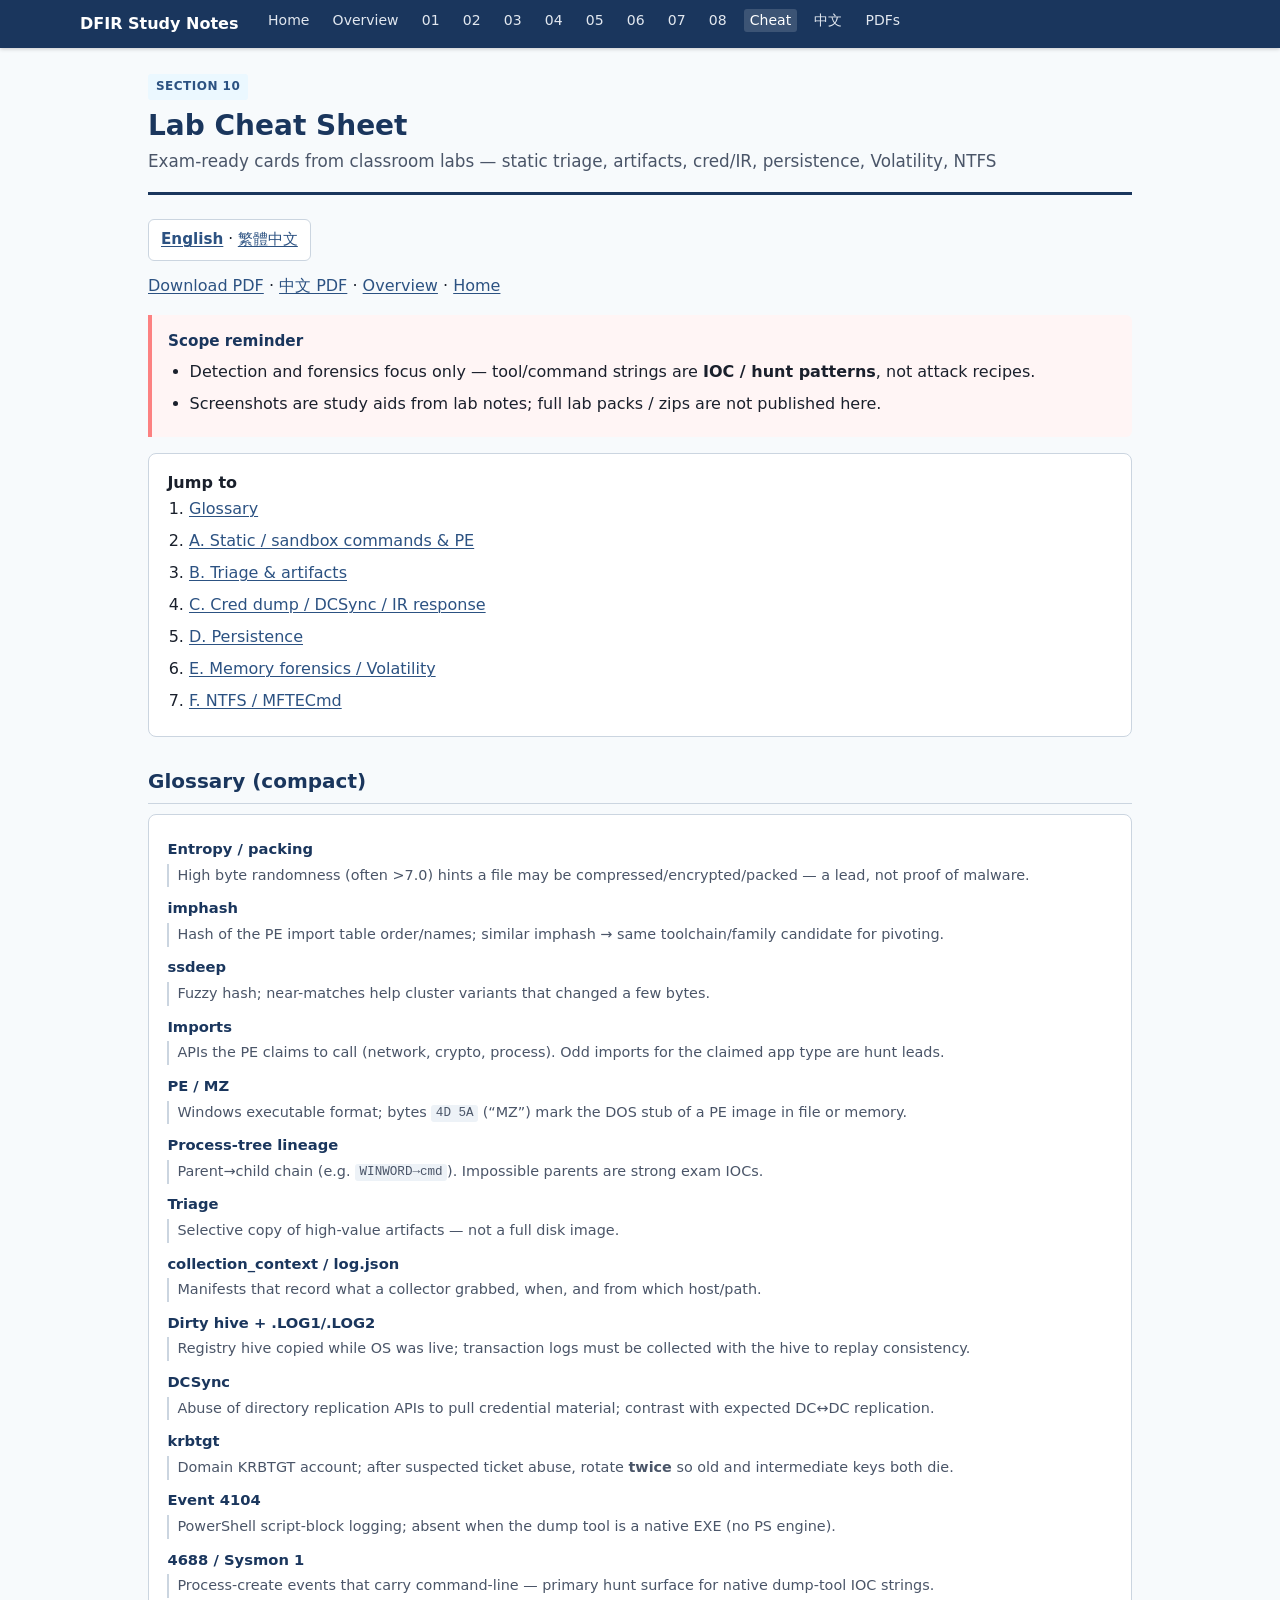
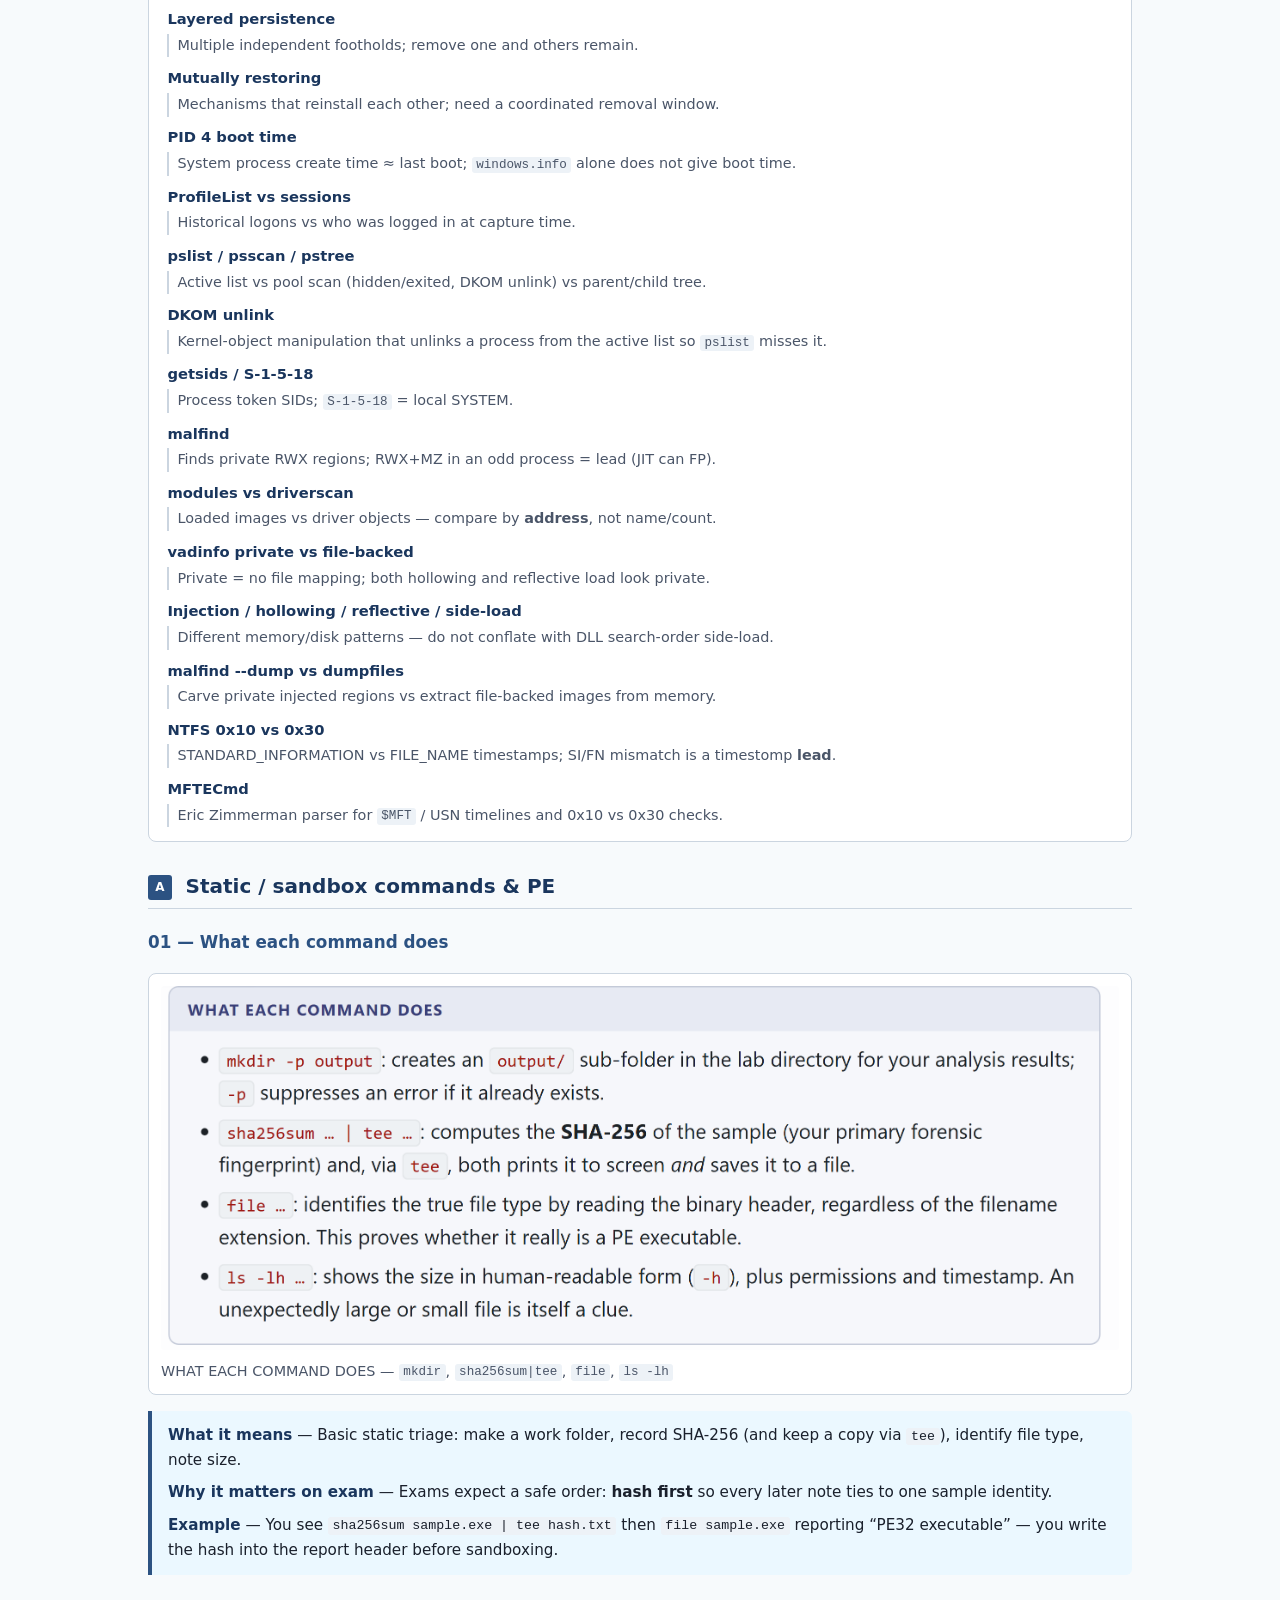
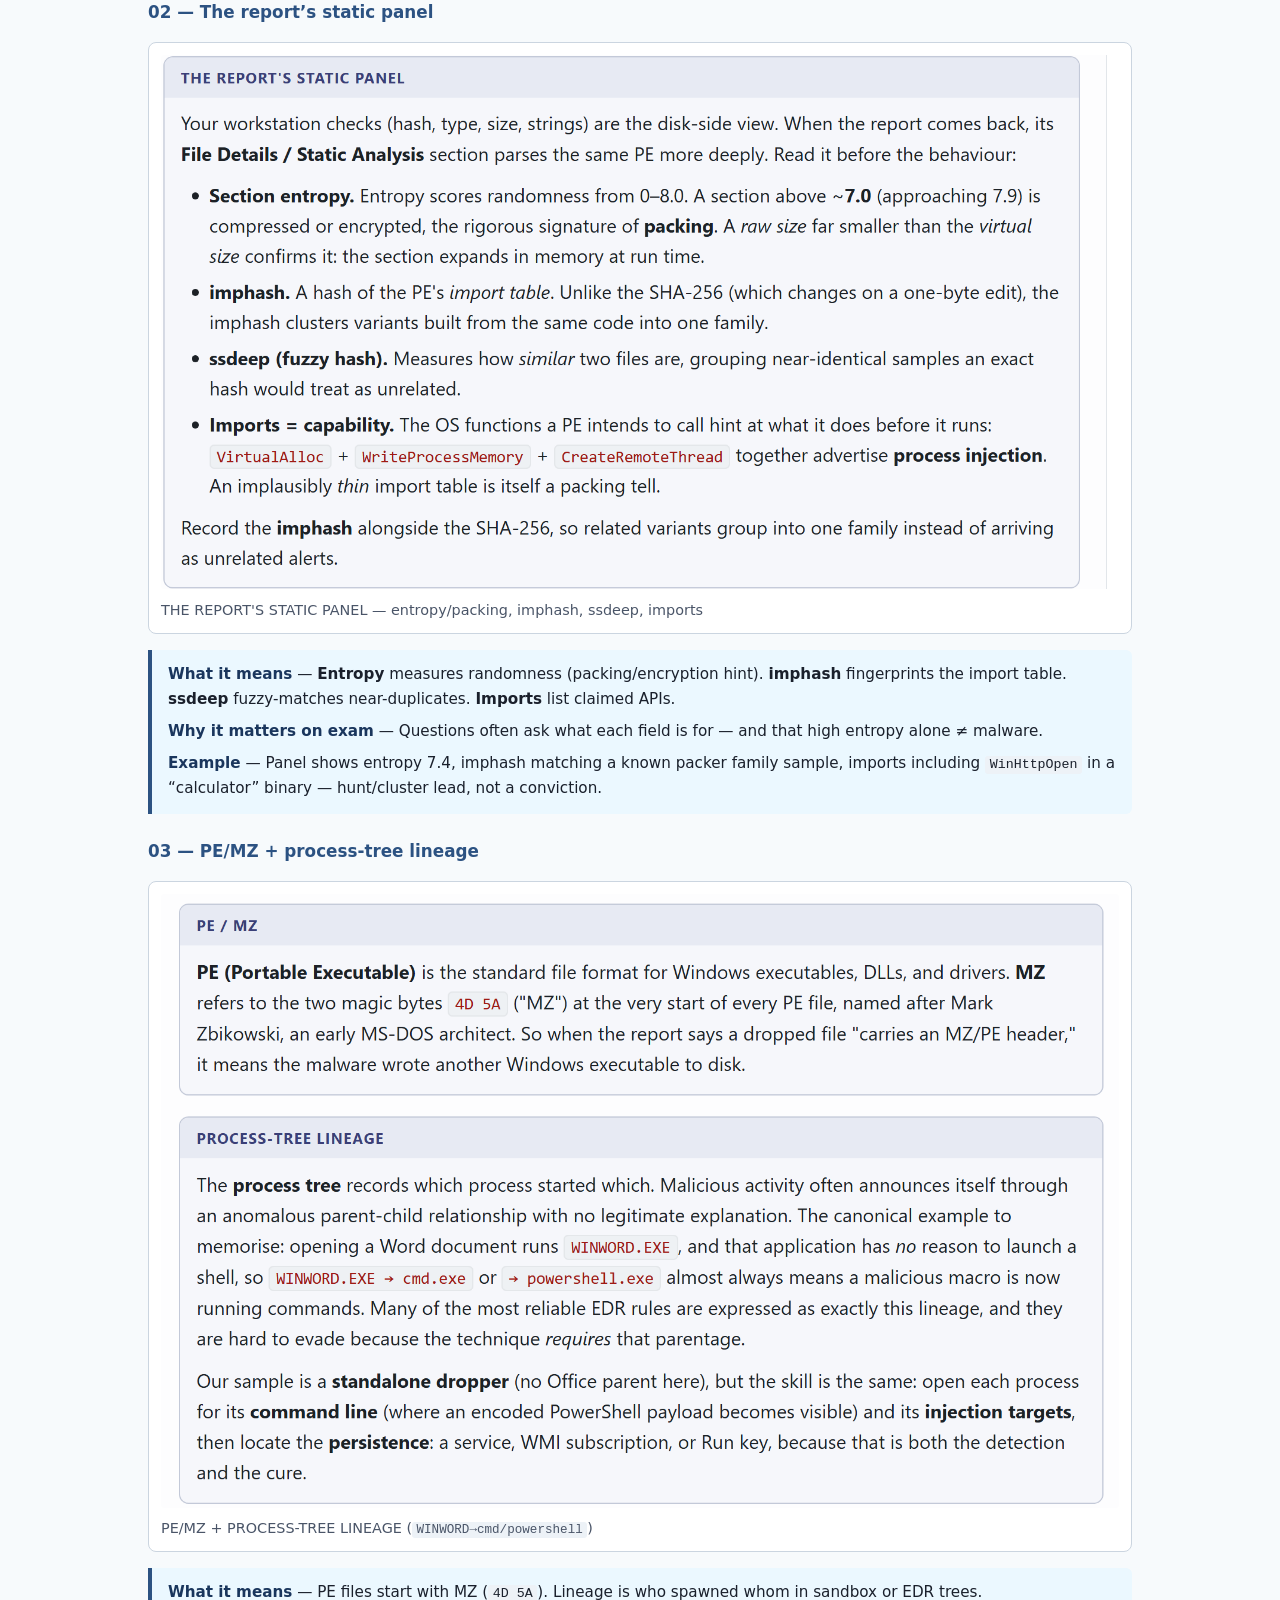
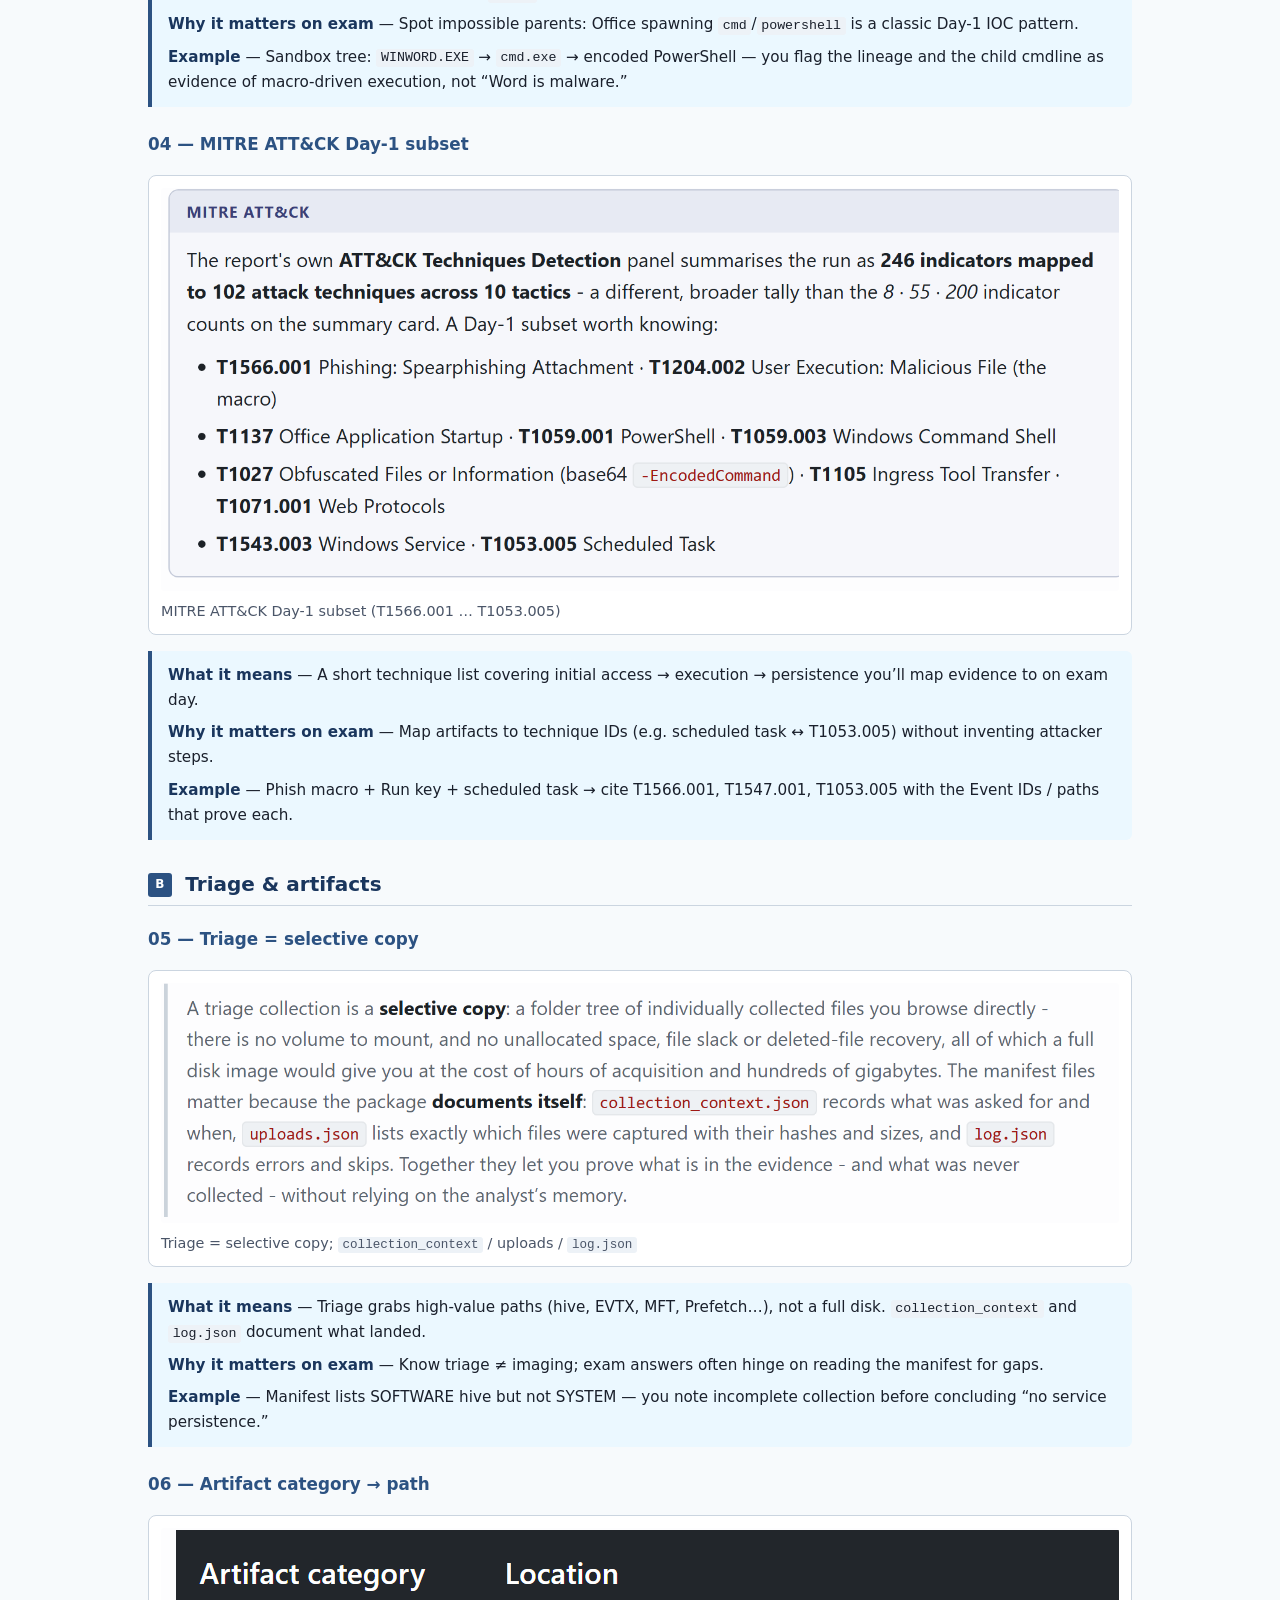
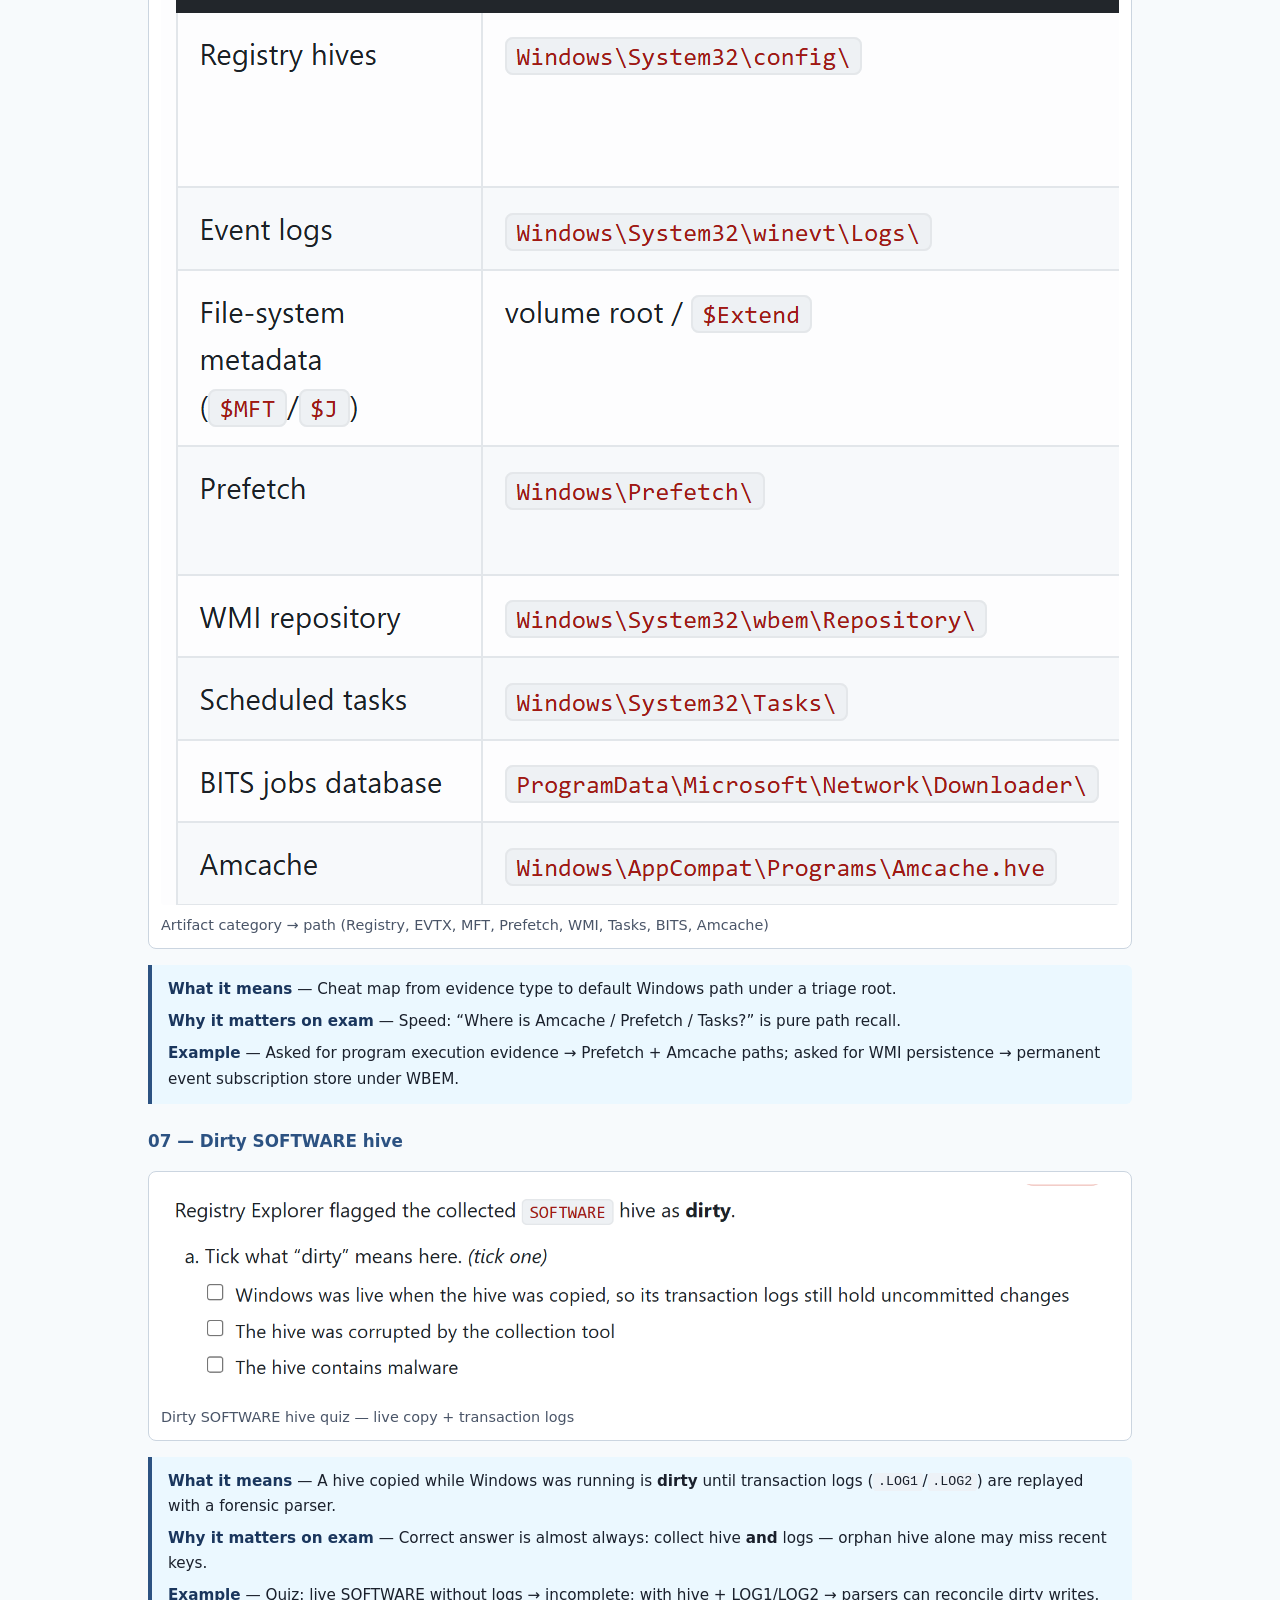
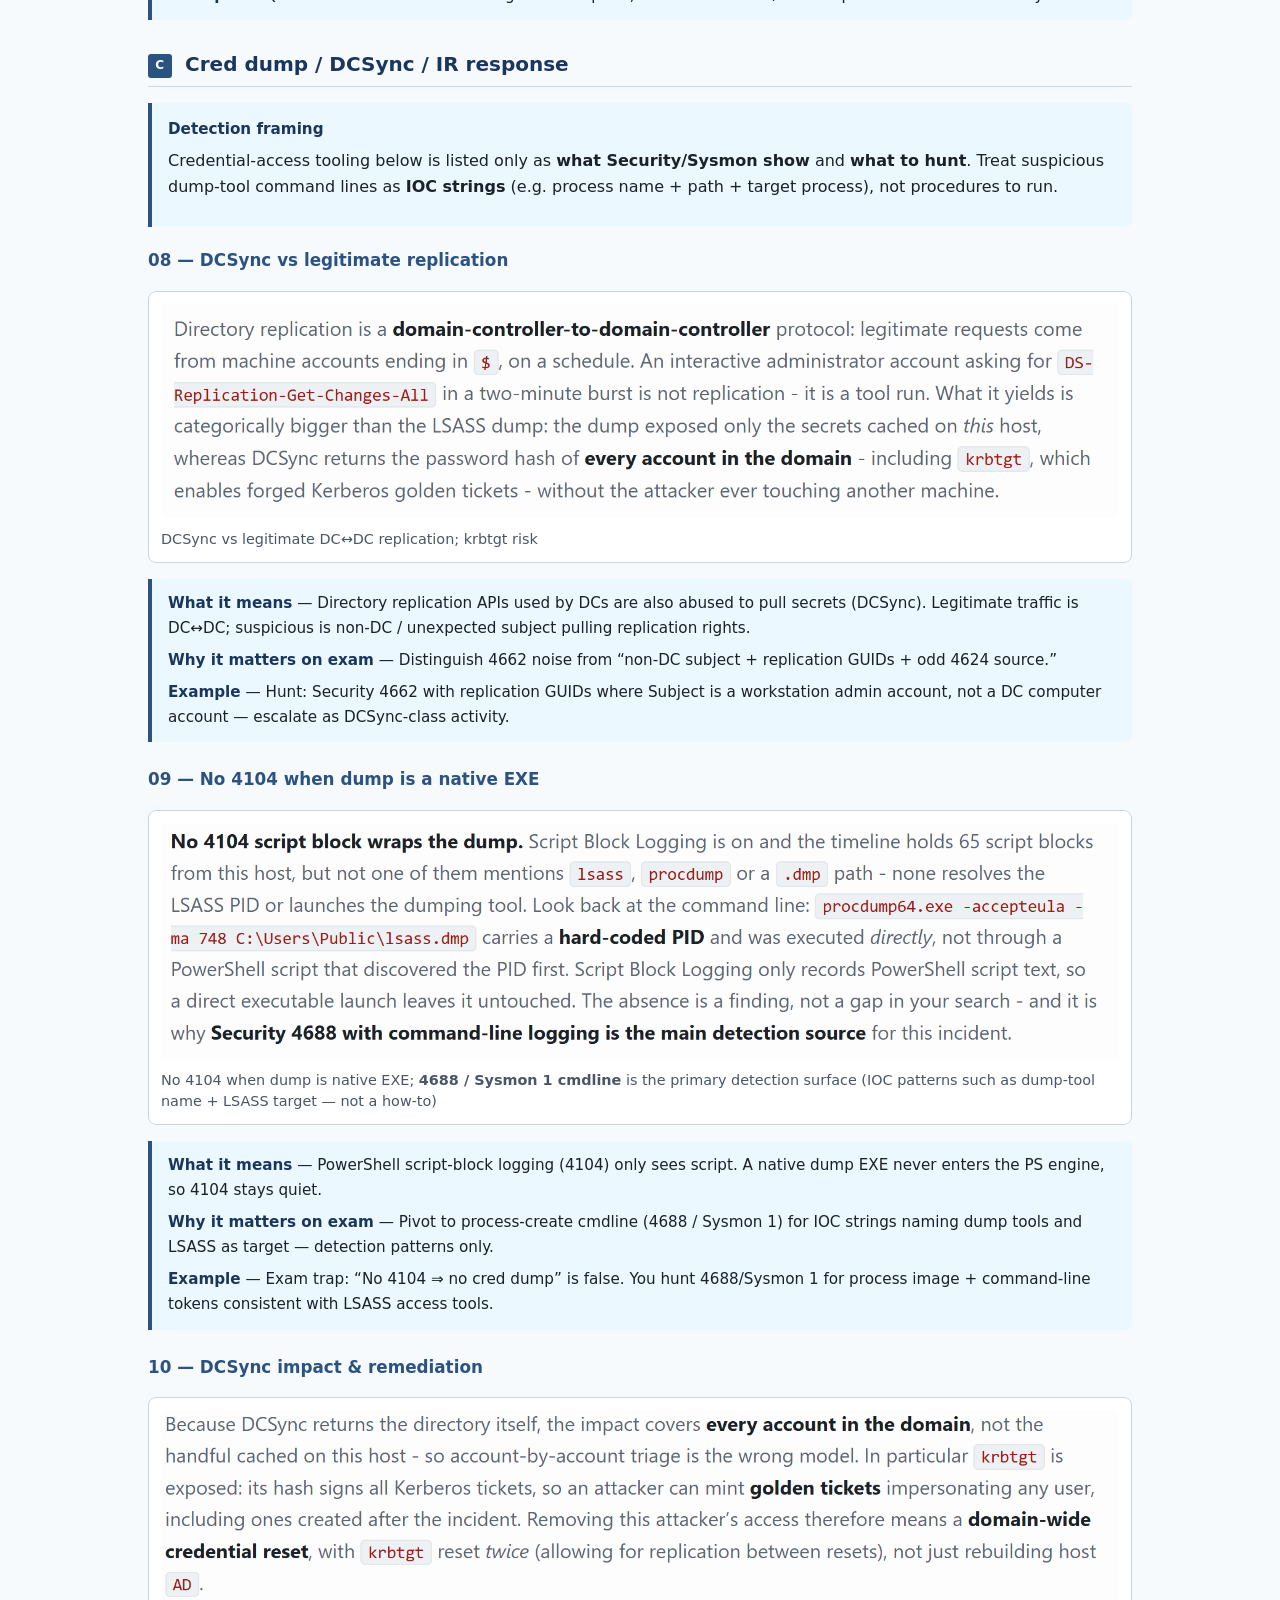
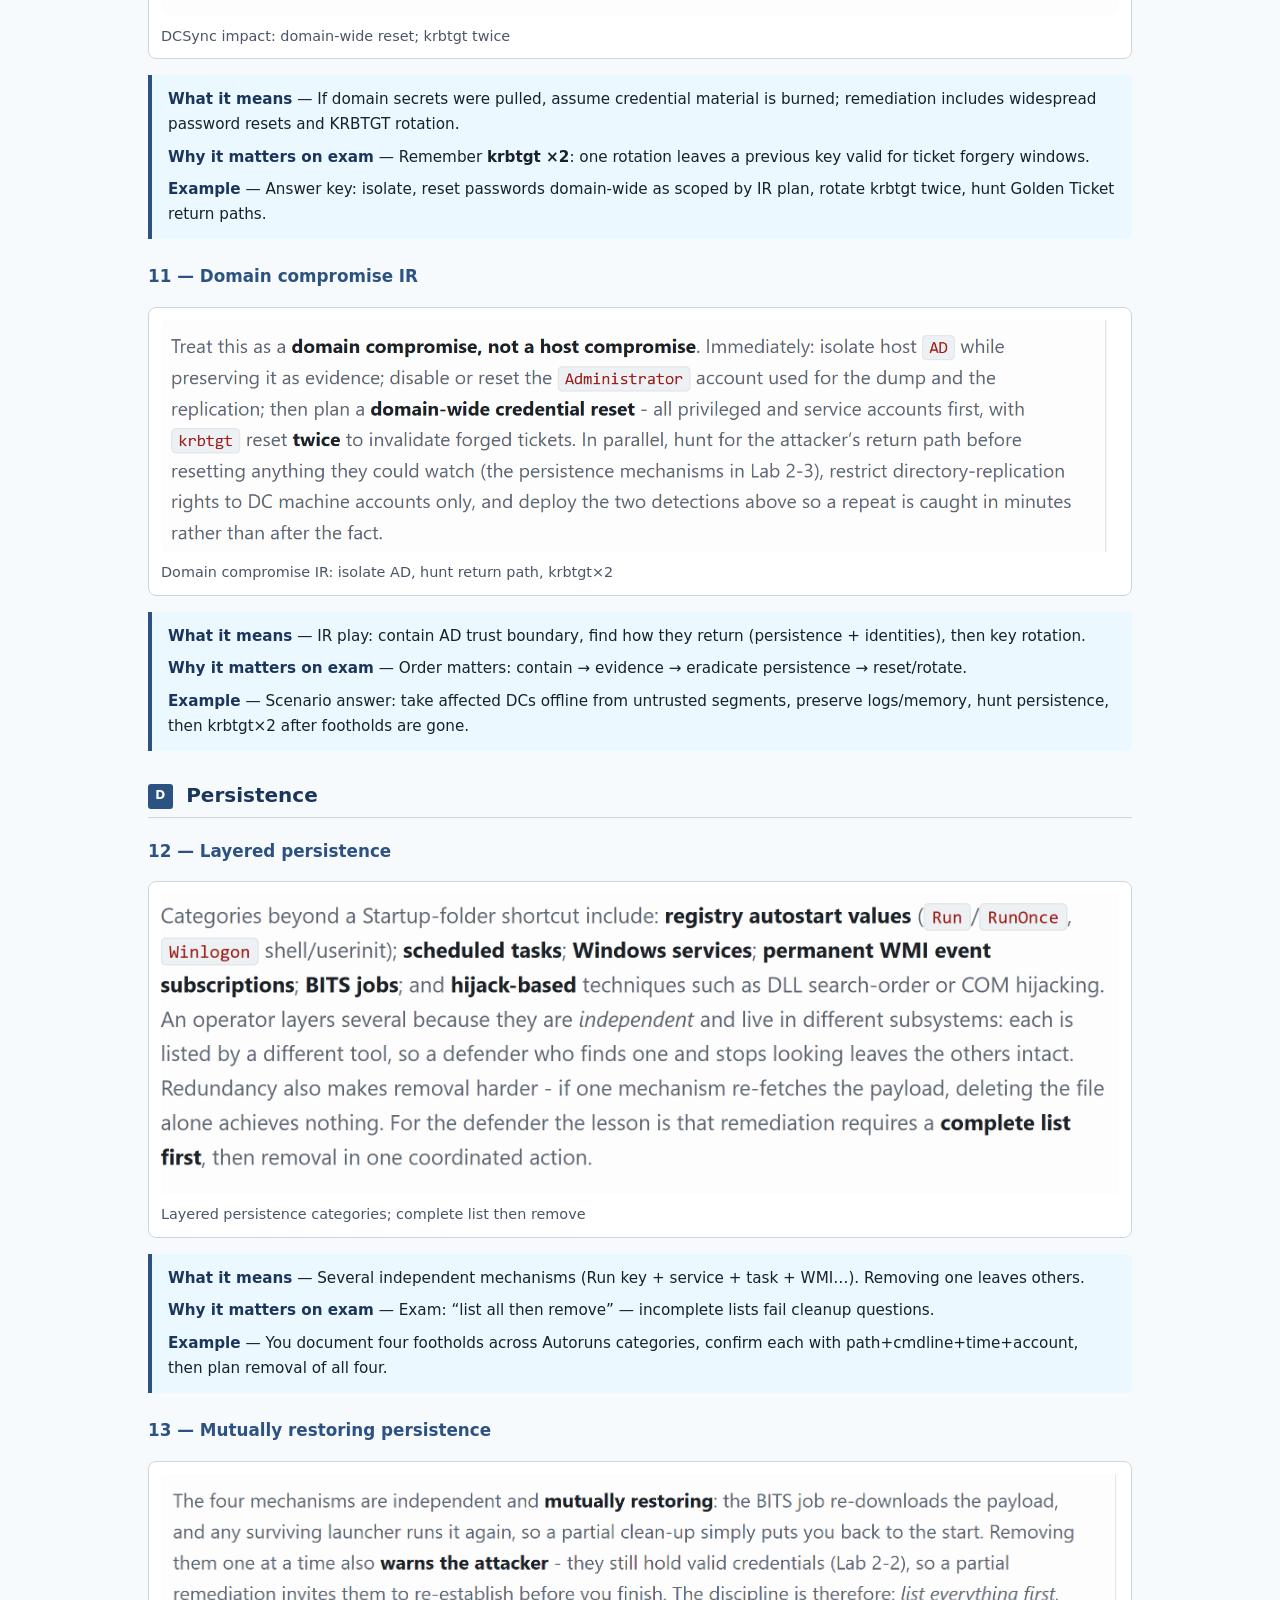
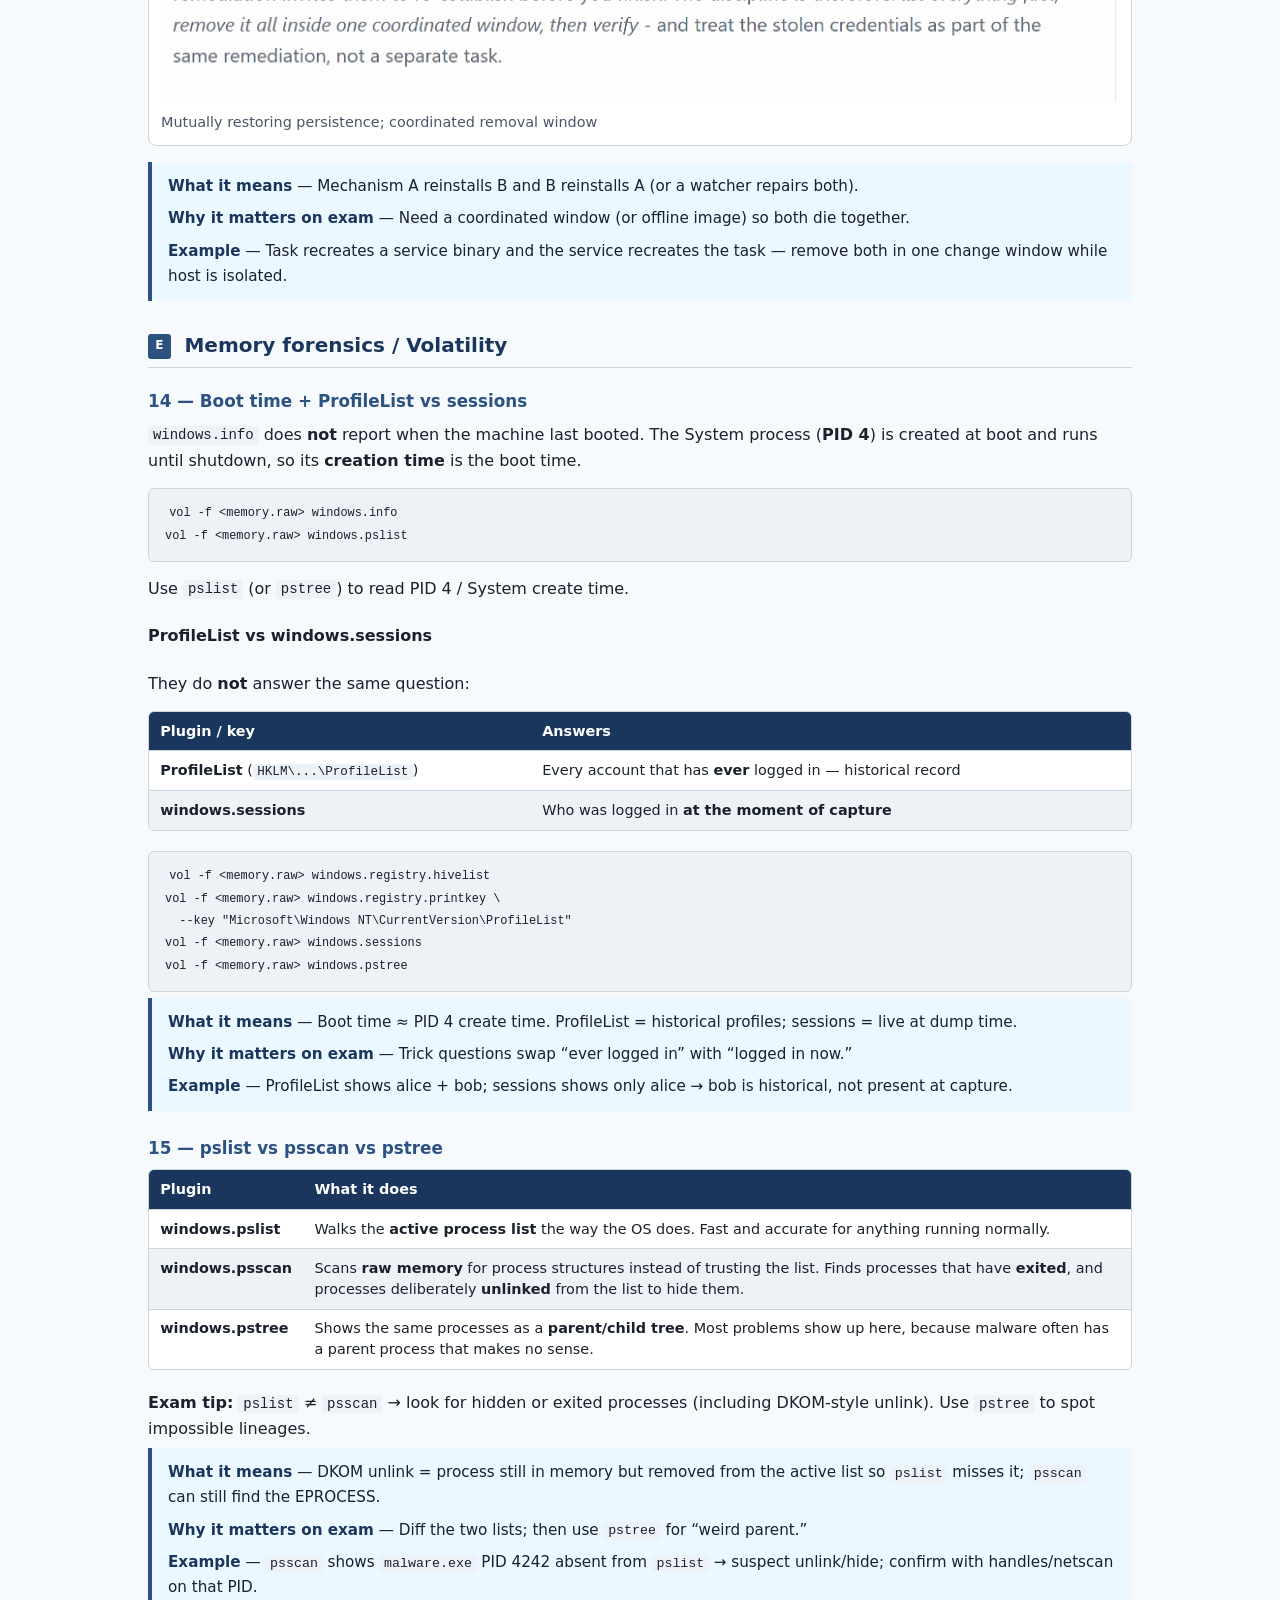
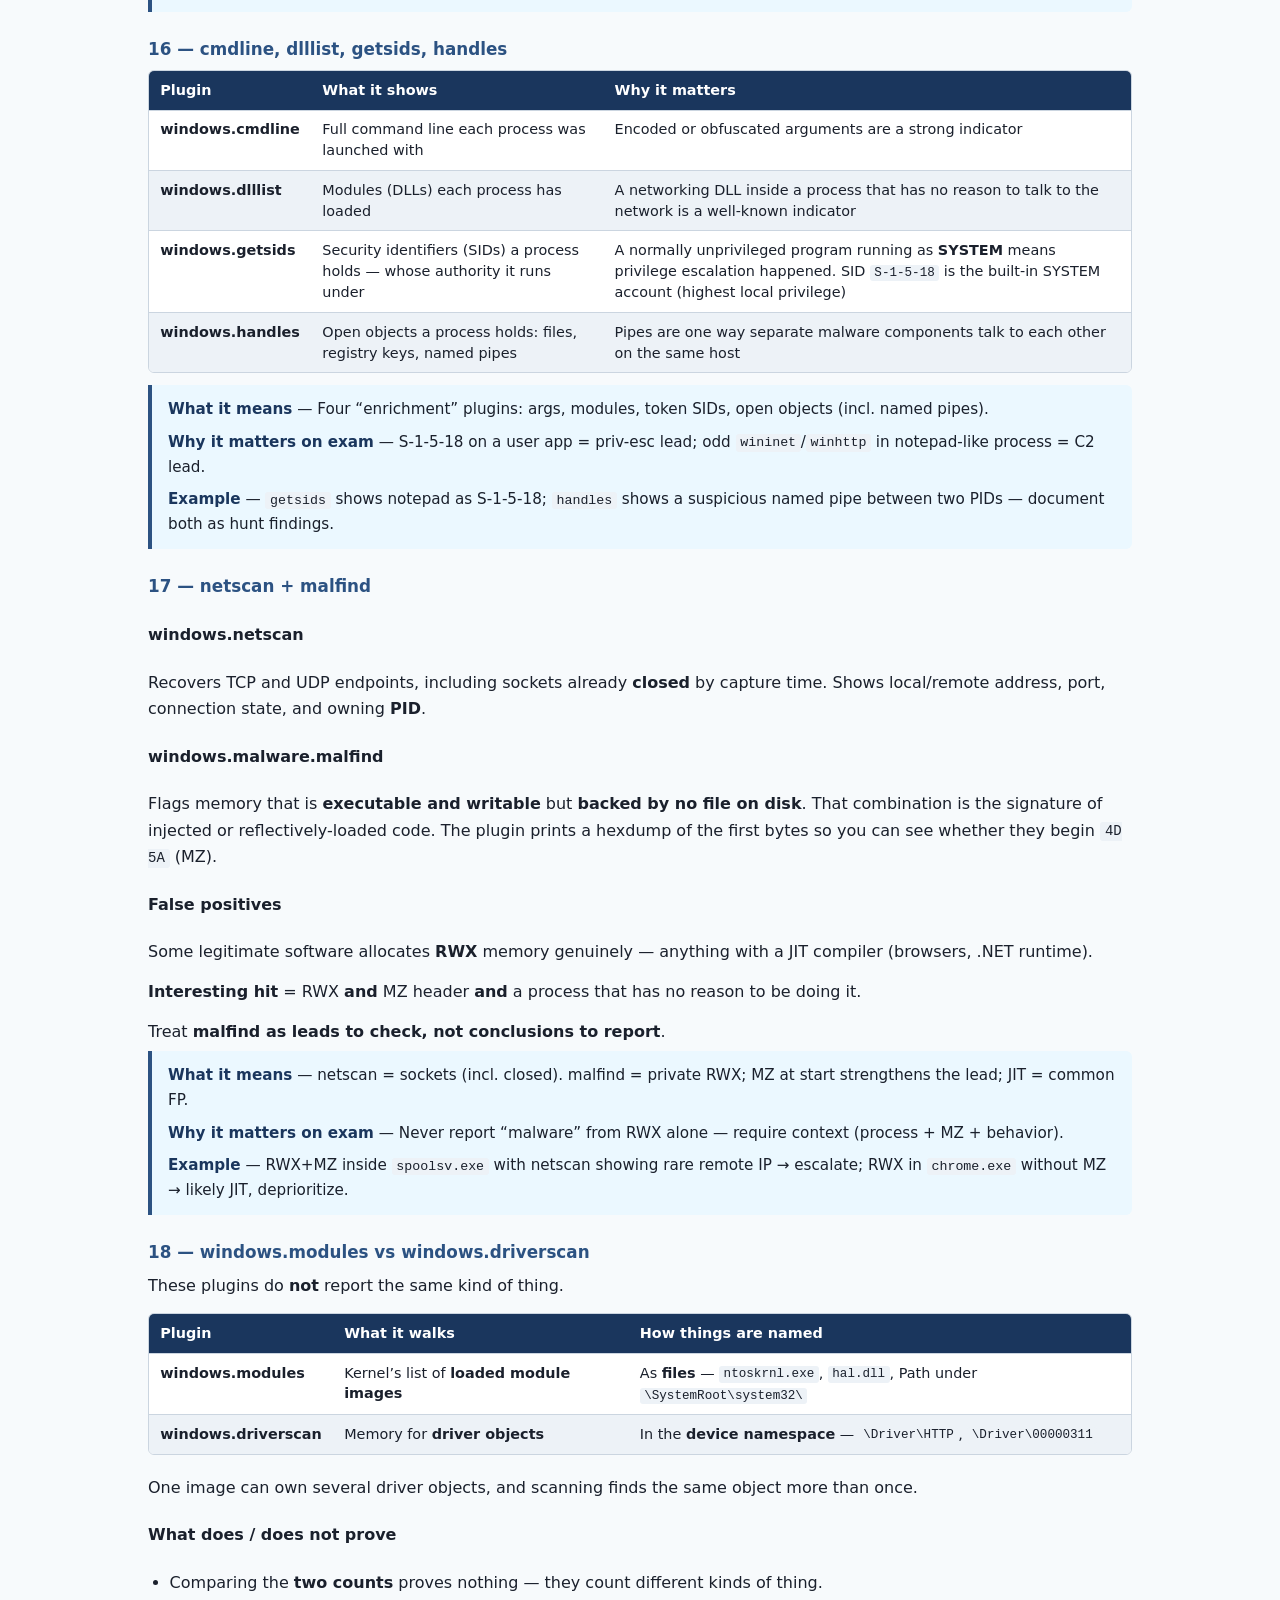
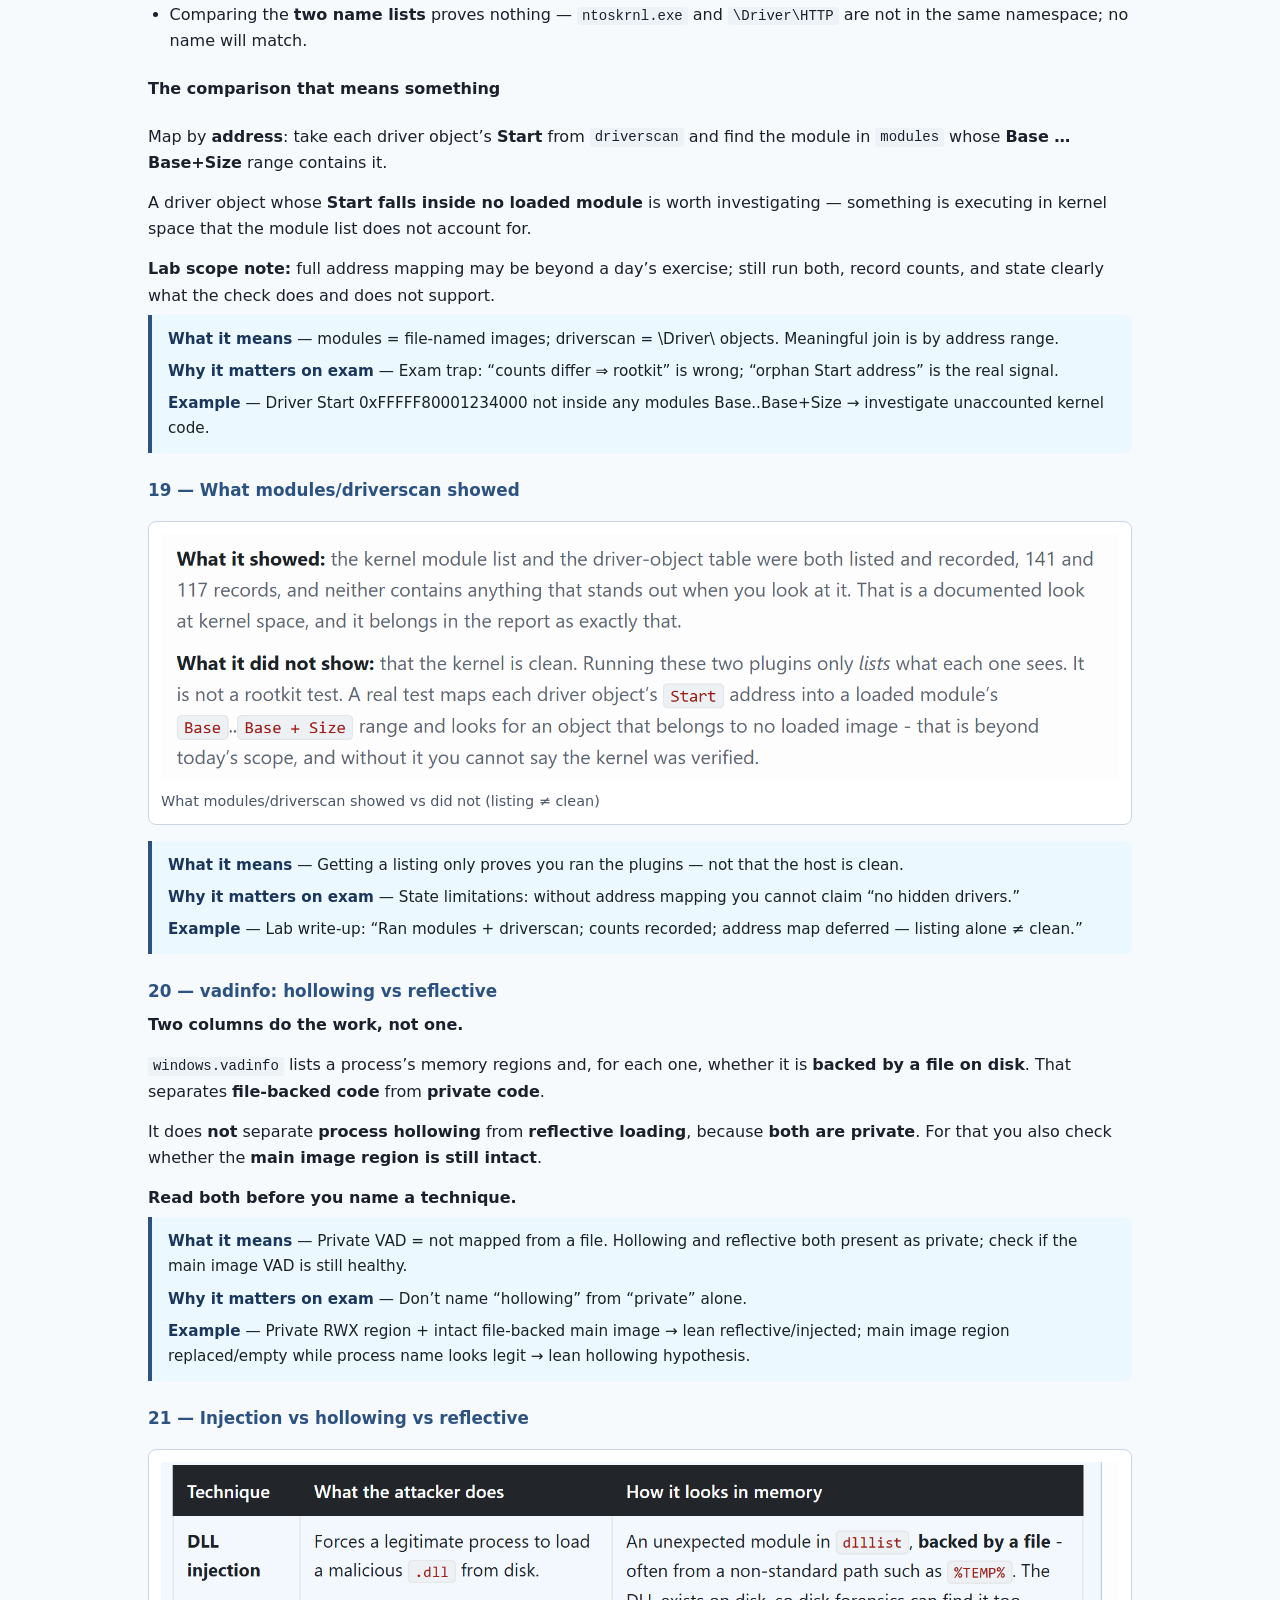
<file: 10-lab-cheat-sheet.html>
<!DOCTYPE html>
<html lang="en">
<head>
<meta charset="utf-8">
<meta name="viewport" content="width=device-width, initial-scale=1">
<title>10 — Lab Cheat Sheet | DFIR Study Notes</title>
<meta name="description" content="Educational defensive DFIR study notes — lab exam cheat sheet with screenshots, term explanations, and Volatility / NTFS cards.">
<link rel="stylesheet" href="css/style.css">
<link rel="alternate" hreflang="en" href="10-lab-cheat-sheet.html">
<link rel="alternate" hreflang="zh-Hant" href="10-lab-cheat-sheet-zh.html">
</head>
<body>
<nav class="site-nav" aria-label="Main">
  <div class="nav-inner">
    <a class="brand" href="index.html">DFIR Study Notes</a>
    <button type="button" class="nav-toggle" aria-expanded="false" aria-controls="nav-links"
      onclick="var n=document.getElementById('nav-links');var o=n.classList.toggle('open');this.setAttribute('aria-expanded',o);">Menu</button>
    <ul class="nav-links" id="nav-links"><li><a href="index.html">Home</a></li><li><a href="overview.html">Overview</a></li><li><a href="01-malware-analysis.html">01</a></li><li><a href="02-triage-collection.html">02</a></li><li><a href="03-credential-dumping.html">03</a></li><li><a href="04-persistence.html">04</a></li><li><a href="05-memory-forensics.html">05</a></li><li><a href="06-data-exfiltration.html">06</a></li><li><a href="07-web-logs.html">07</a></li><li><a href="08-incident-response.html">08</a></li><li><a href="10-lab-cheat-sheet.html" aria-current="page">Cheat</a></li><li><a href="10-lab-cheat-sheet-zh.html">中文</a></li><li><a href="pdfs/">PDFs</a></li></ul>
  </div>
</nav>
<main class="wide-main">

<header class="page-header">
  <span class="badge">Section 10</span>
  <h1>Lab Cheat Sheet</h1>
  <p class="subtitle">Exam-ready cards from classroom labs — static triage, artifacts, cred/IR, persistence, Volatility, NTFS</p>
</header>
<p class="lang-switch"><a href="10-lab-cheat-sheet.html" hreflang="en" lang="en"><strong>English</strong></a> · <a href="10-lab-cheat-sheet-zh.html" hreflang="zh-Hant" lang="zh-Hant">繁體中文</a></p>
<p><a href="pdfs/10-lab-cheat-sheet.pdf">Download PDF</a> · <a href="pdfs/10-lab-cheat-sheet-zh.pdf">中文 PDF</a> · <a href="overview.html">Overview</a> · <a href="index.html">Home</a></p>

<div class="callout warn"><strong class="title">Scope reminder</strong><ul>
<li>Detection and forensics focus only — tool/command strings are <b>IOC / hunt patterns</b>, not attack recipes.</li>
<li>Screenshots are study aids from lab notes; full lab packs / zips are not published here.</li>
</ul></div>

<nav class="cheat-toc" aria-label="Cheat sheet sections">
  <strong>Jump to</strong>
  <ol>
    <li><a href="#glossary">Glossary</a></li>
    <li><a href="#sec-a">A. Static / sandbox commands &amp; PE</a></li>
    <li><a href="#sec-b">B. Triage &amp; artifacts</a></li>
    <li><a href="#sec-c">C. Cred dump / DCSync / IR response</a></li>
    <li><a href="#sec-d">D. Persistence</a></li>
    <li><a href="#sec-e">E. Memory forensics / Volatility</a></li>
    <li><a href="#sec-f">F. NTFS / MFTECmd</a></li>
  </ol>
</nav>

<h2 id="glossary">Glossary (compact)</h2>
<div class="glossary">
<dl>
  <dt>Entropy / packing</dt><dd>High byte randomness (often &gt;7.0) hints a file may be compressed/encrypted/packed — a lead, not proof of malware.</dd>
  <dt>imphash</dt><dd>Hash of the PE import table order/names; similar imphash → same toolchain/family candidate for pivoting.</dd>
  <dt>ssdeep</dt><dd>Fuzzy hash; near-matches help cluster variants that changed a few bytes.</dd>
  <dt>Imports</dt><dd>APIs the PE claims to call (network, crypto, process). Odd imports for the claimed app type are hunt leads.</dd>
  <dt>PE / MZ</dt><dd>Windows executable format; bytes <code>4D 5A</code> (“MZ”) mark the DOS stub of a PE image in file or memory.</dd>
  <dt>Process-tree lineage</dt><dd>Parent→child chain (e.g. <code>WINWORD→cmd</code>). Impossible parents are strong exam IOCs.</dd>
  <dt>Triage</dt><dd>Selective copy of high-value artifacts — not a full disk image.</dd>
  <dt>collection_context / log.json</dt><dd>Manifests that record what a collector grabbed, when, and from which host/path.</dd>
  <dt>Dirty hive + .LOG1/.LOG2</dt><dd>Registry hive copied while OS was live; transaction logs must be collected with the hive to replay consistency.</dd>
  <dt>DCSync</dt><dd>Abuse of directory replication APIs to pull credential material; contrast with expected DC↔DC replication.</dd>
  <dt>krbtgt</dt><dd>Domain KRBTGT account; after suspected ticket abuse, rotate <b>twice</b> so old and intermediate keys both die.</dd>
  <dt>Event 4104</dt><dd>PowerShell script-block logging; absent when the dump tool is a native EXE (no PS engine).</dd>
  <dt>4688 / Sysmon 1</dt><dd>Process-create events that carry command-line — primary hunt surface for native dump-tool IOC strings.</dd>
  <dt>Layered persistence</dt><dd>Multiple independent footholds; remove one and others remain.</dd>
  <dt>Mutually restoring</dt><dd>Mechanisms that reinstall each other; need a coordinated removal window.</dd>
  <dt>PID 4 boot time</dt><dd>System process create time ≈ last boot; <code>windows.info</code> alone does not give boot time.</dd>
  <dt>ProfileList vs sessions</dt><dd>Historical logons vs who was logged in at capture time.</dd>
  <dt>pslist / psscan / pstree</dt><dd>Active list vs pool scan (hidden/exited, DKOM unlink) vs parent/child tree.</dd>
  <dt>DKOM unlink</dt><dd>Kernel-object manipulation that unlinks a process from the active list so <code>pslist</code> misses it.</dd>
  <dt>getsids / S-1-5-18</dt><dd>Process token SIDs; <code>S-1-5-18</code> = local SYSTEM.</dd>
  <dt>malfind</dt><dd>Finds private RWX regions; RWX+MZ in an odd process = lead (JIT can FP).</dd>
  <dt>modules vs driverscan</dt><dd>Loaded images vs driver objects — compare by <b>address</b>, not name/count.</dd>
  <dt>vadinfo private vs file-backed</dt><dd>Private = no file mapping; both hollowing and reflective load look private.</dd>
  <dt>Injection / hollowing / reflective / side-load</dt><dd>Different memory/disk patterns — do not conflate with DLL search-order side-load.</dd>
  <dt>malfind --dump vs dumpfiles</dt><dd>Carve private injected regions vs extract file-backed images from memory.</dd>
  <dt>NTFS 0x10 vs 0x30</dt><dd>STANDARD_INFORMATION vs FILE_NAME timestamps; SI/FN mismatch is a timestomp <b>lead</b>.</dd>
  <dt>MFTECmd</dt><dd>Eric Zimmerman parser for <code>$MFT</code> / USN timelines and 0x10 vs 0x30 checks.</dd>
</dl>
</div>

<h2 id="sec-a"><span class="section-label">A</span> Static / sandbox commands &amp; PE</h2>
<h3>01 — What each command does</h3>
<figure class="cheat-fig">
  <img src="images/cheat-sheet/01-what-each-command-does.png" alt="Lab card: mkdir, sha256sum with tee, file, ls -lh for sample triage" loading="lazy">
  <figcaption>WHAT EACH COMMAND DOES — <code>mkdir</code>, <code>sha256sum|tee</code>, <code>file</code>, <code>ls -lh</code></figcaption>
</figure>
<div class="term-box">
  <p><strong>What it means</strong> — Basic static triage: make a work folder, record SHA-256 (and keep a copy via <code>tee</code>), identify file type, note size.</p>
  <p><strong>Why it matters on exam</strong> — Exams expect a safe order: <b>hash first</b> so every later note ties to one sample identity.</p>
  <p><strong>Example</strong> — You see <code>sha256sum sample.exe | tee hash.txt</code> then <code>file sample.exe</code> reporting “PE32 executable” — you write the hash into the report header before sandboxing.</p>
</div>
<h3>02 — The report’s static panel</h3>
<figure class="cheat-fig">
  <img src="images/cheat-sheet/02-report-static-panel.png" alt="Lab card: entropy packing, imphash, ssdeep, imports in static panel" loading="lazy">
  <figcaption>THE REPORT'S STATIC PANEL — entropy/packing, imphash, ssdeep, imports</figcaption>
</figure>
<div class="term-box">
  <p><strong>What it means</strong> — <b>Entropy</b> measures randomness (packing/encryption hint). <b>imphash</b> fingerprints the import table. <b>ssdeep</b> fuzzy-matches near-duplicates. <b>Imports</b> list claimed APIs.</p>
  <p><strong>Why it matters on exam</strong> — Questions often ask what each field is for — and that high entropy alone ≠ malware.</p>
  <p><strong>Example</strong> — Panel shows entropy 7.4, imphash matching a known packer family sample, imports including <code>WinHttpOpen</code> in a “calculator” binary — hunt/cluster lead, not a conviction.</p>
</div>
<h3>03 — PE/MZ + process-tree lineage</h3>
<figure class="cheat-fig">
  <img src="images/cheat-sheet/03-pe-mz-process-tree.png" alt="Lab card: PE MZ header and WINWORD to cmd or powershell process tree" loading="lazy">
  <figcaption>PE/MZ + PROCESS-TREE LINEAGE (<code>WINWORD→cmd/powershell</code>)</figcaption>
</figure>
<div class="term-box">
  <p><strong>What it means</strong> — PE files start with MZ (<code>4D 5A</code>). Lineage is who spawned whom in sandbox or EDR trees.</p>
  <p><strong>Why it matters on exam</strong> — Spot impossible parents: Office spawning <code>cmd</code>/<code>powershell</code> is a classic Day-1 IOC pattern.</p>
  <p><strong>Example</strong> — Sandbox tree: <code>WINWORD.EXE</code> → <code>cmd.exe</code> → encoded PowerShell — you flag the lineage and the child cmdline as evidence of macro-driven execution, not “Word is malware.”</p>
</div>
<h3>04 — MITRE ATT&amp;CK Day-1 subset</h3>
<figure class="cheat-fig">
  <img src="images/cheat-sheet/04-mitre-attack-day1.png" alt="Lab card: MITRE ATT and CK Day-1 technique subset from T1566.001 to T1053.005" loading="lazy">
  <figcaption>MITRE ATT&amp;CK Day-1 subset (T1566.001 … T1053.005)</figcaption>
</figure>
<div class="term-box">
  <p><strong>What it means</strong> — A short technique list covering initial access → execution → persistence you’ll map evidence to on exam day.</p>
  <p><strong>Why it matters on exam</strong> — Map artifacts to technique IDs (e.g. scheduled task ↔ T1053.005) without inventing attacker steps.</p>
  <p><strong>Example</strong> — Phish macro + Run key + scheduled task → cite T1566.001, T1547.001, T1053.005 with the Event IDs / paths that prove each.</p>
</div>
<h2 id="sec-b"><span class="section-label">B</span> Triage &amp; artifacts</h2>
<h3>05 — Triage = selective copy</h3>
<figure class="cheat-fig">
  <img src="images/cheat-sheet/05-triage-collection-manifests.png" alt="Lab card: triage selective copy with collection_context uploads and log.json" loading="lazy">
  <figcaption>Triage = selective copy; <code>collection_context</code> / uploads / <code>log.json</code></figcaption>
</figure>
<div class="term-box">
  <p><strong>What it means</strong> — Triage grabs high-value paths (hive, EVTX, MFT, Prefetch…), not a full disk. <code>collection_context</code> and <code>log.json</code> document what landed.</p>
  <p><strong>Why it matters on exam</strong> — Know triage ≠ imaging; exam answers often hinge on reading the manifest for gaps.</p>
  <p><strong>Example</strong> — Manifest lists SOFTWARE hive but not SYSTEM — you note incomplete collection before concluding “no service persistence.”</p>
</div>
<h3>06 — Artifact category → path</h3>
<figure class="cheat-fig">
  <img src="images/cheat-sheet/06-artifact-locations.png" alt="Lab card: artifact category to path map for Registry EVTX MFT Prefetch WMI Tasks BITS Amcache" loading="lazy">
  <figcaption>Artifact category → path (Registry, EVTX, MFT, Prefetch, WMI, Tasks, BITS, Amcache)</figcaption>
</figure>
<div class="term-box">
  <p><strong>What it means</strong> — Cheat map from evidence type to default Windows path under a triage root.</p>
  <p><strong>Why it matters on exam</strong> — Speed: “Where is Amcache / Prefetch / Tasks?” is pure path recall.</p>
  <p><strong>Example</strong> — Asked for program execution evidence → Prefetch + Amcache paths; asked for WMI persistence → permanent event subscription store under WBEM.</p>
</div>
<h3>07 — Dirty SOFTWARE hive</h3>
<figure class="cheat-fig">
  <img src="images/cheat-sheet/07-dirty-software-hive.png" alt="Lab card: dirty SOFTWARE hive quiz — live copy plus transaction logs" loading="lazy">
  <figcaption>Dirty SOFTWARE hive quiz — live copy + transaction logs</figcaption>
</figure>
<div class="term-box">
  <p><strong>What it means</strong> — A hive copied while Windows was running is <b>dirty</b> until transaction logs (<code>.LOG1</code>/<code>.LOG2</code>) are replayed with a forensic parser.</p>
  <p><strong>Why it matters on exam</strong> — Correct answer is almost always: collect hive <b>and</b> logs — orphan hive alone may miss recent keys.</p>
  <p><strong>Example</strong> — Quiz: live SOFTWARE without logs → incomplete; with hive + LOG1/LOG2 → parsers can reconcile dirty writes.</p>
</div>
<h2 id="sec-c"><span class="section-label">C</span> Cred dump / DCSync / IR response</h2>
<div class="callout"><strong class="title">Detection framing</strong>
<p>Credential-access tooling below is listed only as <b>what Security/Sysmon show</b> and <b>what to hunt</b>. Treat suspicious dump-tool command lines as <b>IOC strings</b> (e.g. process name + path + target process), not procedures to run.</p>
</div>
<h3>08 — DCSync vs legitimate replication</h3>
<figure class="cheat-fig">
  <img src="images/cheat-sheet/08-dcsync-vs-replication.png" alt="Lab card: DCSync versus legitimate DC to DC replication and krbtgt risk" loading="lazy">
  <figcaption>DCSync vs legitimate DC↔DC replication; krbtgt risk</figcaption>
</figure>
<div class="term-box">
  <p><strong>What it means</strong> — Directory replication APIs used by DCs are also abused to pull secrets (DCSync). Legitimate traffic is DC↔DC; suspicious is non-DC / unexpected subject pulling replication rights.</p>
  <p><strong>Why it matters on exam</strong> — Distinguish 4662 noise from “non-DC subject + replication GUIDs + odd 4624 source.”</p>
  <p><strong>Example</strong> — Hunt: Security 4662 with replication GUIDs where Subject is a workstation admin account, not a DC computer account — escalate as DCSync-class activity.</p>
</div>
<h3>09 — No 4104 when dump is a native EXE</h3>
<figure class="cheat-fig">
  <img src="images/cheat-sheet/09-no-4104-native-dump.png" alt="Lab card: PowerShell 4104 absent for native EXE dump; hunt 4688 command line instead" loading="lazy">
  <figcaption>No 4104 when dump is native EXE; <b>4688 / Sysmon 1 cmdline</b> is the primary detection surface (IOC patterns such as dump-tool name + LSASS target — not a how-to)</figcaption>
</figure>
<div class="term-box">
  <p><strong>What it means</strong> — PowerShell script-block logging (4104) only sees script. A native dump EXE never enters the PS engine, so 4104 stays quiet.</p>
  <p><strong>Why it matters on exam</strong> — Pivot to process-create cmdline (4688 / Sysmon 1) for IOC strings naming dump tools and LSASS as target — detection patterns only.</p>
  <p><strong>Example</strong> — Exam trap: “No 4104 ⇒ no cred dump” is false. You hunt 4688/Sysmon 1 for process image + command-line tokens consistent with LSASS access tools.</p>
</div>
<h3>10 — DCSync impact &amp; remediation</h3>
<figure class="cheat-fig">
  <img src="images/cheat-sheet/10-dcsync-impact-remediation.png" alt="Lab card: DCSync impact requires domain-wide password reset; rotate krbtgt twice" loading="lazy">
  <figcaption>DCSync impact: domain-wide reset; krbtgt twice</figcaption>
</figure>
<div class="term-box">
  <p><strong>What it means</strong> — If domain secrets were pulled, assume credential material is burned; remediation includes widespread password resets and KRBTGT rotation.</p>
  <p><strong>Why it matters on exam</strong> — Remember <b>krbtgt ×2</b>: one rotation leaves a previous key valid for ticket forgery windows.</p>
  <p><strong>Example</strong> — Answer key: isolate, reset passwords domain-wide as scoped by IR plan, rotate krbtgt twice, hunt Golden Ticket return paths.</p>
</div>
<h3>11 — Domain compromise IR</h3>
<figure class="cheat-fig">
  <img src="images/cheat-sheet/11-domain-compromise-response.png" alt="Lab card: domain compromise IR — isolate AD, hunt return path, krbtgt twice" loading="lazy">
  <figcaption>Domain compromise IR: isolate AD, hunt return path, krbtgt×2</figcaption>
</figure>
<div class="term-box">
  <p><strong>What it means</strong> — IR play: contain AD trust boundary, find how they return (persistence + identities), then key rotation.</p>
  <p><strong>Why it matters on exam</strong> — Order matters: contain → evidence → eradicate persistence → reset/rotate.</p>
  <p><strong>Example</strong> — Scenario answer: take affected DCs offline from untrusted segments, preserve logs/memory, hunt persistence, then krbtgt×2 after footholds are gone.</p>
</div>
<h2 id="sec-d"><span class="section-label">D</span> Persistence</h2>
<h3>12 — Layered persistence</h3>
<figure class="cheat-fig">
  <img src="images/cheat-sheet/12-layered-persistence.png" alt="Lab card: layered persistence categories — complete the list then remove" loading="lazy">
  <figcaption>Layered persistence categories; complete list then remove</figcaption>
</figure>
<div class="term-box">
  <p><strong>What it means</strong> — Several independent mechanisms (Run key + service + task + WMI…). Removing one leaves others.</p>
  <p><strong>Why it matters on exam</strong> — Exam: “list all then remove” — incomplete lists fail cleanup questions.</p>
  <p><strong>Example</strong> — You document four footholds across Autoruns categories, confirm each with path+cmdline+time+account, then plan removal of all four.</p>
</div>
<h3>13 — Mutually restoring persistence</h3>
<figure class="cheat-fig">
  <img src="images/cheat-sheet/13-mutually-restoring-persistence.png" alt="Lab card: mutually restoring persistence requires coordinated removal window" loading="lazy">
  <figcaption>Mutually restoring persistence; coordinated removal window</figcaption>
</figure>
<div class="term-box">
  <p><strong>What it means</strong> — Mechanism A reinstalls B and B reinstalls A (or a watcher repairs both).</p>
  <p><strong>Why it matters on exam</strong> — Need a coordinated window (or offline image) so both die together.</p>
  <p><strong>Example</strong> — Task recreates a service binary and the service recreates the task — remove both in one change window while host is isolated.</p>
</div>
<h2 id="sec-e"><span class="section-label">E</span> Memory forensics / Volatility</h2>
<h3>14 — Boot time + ProfileList vs sessions</h3>
<p><code>windows.info</code> does <b>not</b> report when the machine last booted. The System process (<b>PID 4</b>) is created at boot and runs until shutdown, so its <b>creation time</b> is the boot time.</p>
<pre><code>vol -f &lt;memory.raw&gt; windows.info
vol -f &lt;memory.raw&gt; windows.pslist</code></pre>
<p>Use <code>pslist</code> (or <code>pstree</code>) to read PID 4 / System create time.</p>
<h4>ProfileList vs windows.sessions</h4>
<p>They do <b>not</b> answer the same question:</p>
<div class="table-wrap"><table>
<thead><tr><th>Plugin / key</th><th>Answers</th></tr></thead>
<tbody>
<tr><td><b>ProfileList</b> (<code>HKLM\...\ProfileList</code>)</td><td>Every account that has <b>ever</b> logged in — historical record</td></tr>
<tr><td><b>windows.sessions</b></td><td>Who was logged in <b>at the moment of capture</b></td></tr>
</tbody>
</table></div>
<pre><code>vol -f &lt;memory.raw&gt; windows.registry.hivelist
vol -f &lt;memory.raw&gt; windows.registry.printkey \
  --key "Microsoft\Windows NT\CurrentVersion\ProfileList"
vol -f &lt;memory.raw&gt; windows.sessions
vol -f &lt;memory.raw&gt; windows.pstree</code></pre>

<div class="term-box">
  <p><strong>What it means</strong> — Boot time ≈ PID 4 create time. ProfileList = historical profiles; sessions = live at dump time.</p>
  <p><strong>Why it matters on exam</strong> — Trick questions swap “ever logged in” with “logged in now.”</p>
  <p><strong>Example</strong> — ProfileList shows alice + bob; sessions shows only alice → bob is historical, not present at capture.</p>
</div>
<h3>15 — pslist vs psscan vs pstree</h3>
<div class="table-wrap"><table>
<thead><tr><th>Plugin</th><th>What it does</th></tr></thead>
<tbody>
<tr><td><b>windows.pslist</b></td><td>Walks the <b>active process list</b> the way the OS does. Fast and accurate for anything running normally.</td></tr>
<tr><td><b>windows.psscan</b></td><td>Scans <b>raw memory</b> for process structures instead of trusting the list. Finds processes that have <b>exited</b>, and processes deliberately <b>unlinked</b> from the list to hide them.</td></tr>
<tr><td><b>windows.pstree</b></td><td>Shows the same processes as a <b>parent/child tree</b>. Most problems show up here, because malware often has a parent process that makes no sense.</td></tr>
</tbody>
</table></div>
<p><b>Exam tip:</b> <code>pslist</code> ≠ <code>psscan</code> → look for hidden or exited processes (including DKOM-style unlink). Use <code>pstree</code> to spot impossible lineages.</p>

<div class="term-box">
  <p><strong>What it means</strong> — DKOM unlink = process still in memory but removed from the active list so <code>pslist</code> misses it; <code>psscan</code> can still find the EPROCESS.</p>
  <p><strong>Why it matters on exam</strong> — Diff the two lists; then use <code>pstree</code> for “weird parent.”</p>
  <p><strong>Example</strong> — <code>psscan</code> shows <code>malware.exe</code> PID 4242 absent from <code>pslist</code> → suspect unlink/hide; confirm with handles/netscan on that PID.</p>
</div>
<h3>16 — cmdline, dlllist, getsids, handles</h3>
<div class="table-wrap"><table>
<thead><tr><th>Plugin</th><th>What it shows</th><th>Why it matters</th></tr></thead>
<tbody>
<tr><td><b>windows.cmdline</b></td><td>Full command line each process was launched with</td><td>Encoded or obfuscated arguments are a strong indicator</td></tr>
<tr><td><b>windows.dlllist</b></td><td>Modules (DLLs) each process has loaded</td><td>A networking DLL inside a process that has no reason to talk to the network is a well-known indicator</td></tr>
<tr><td><b>windows.getsids</b></td><td>Security identifiers (SIDs) a process holds — whose authority it runs under</td><td>A normally unprivileged program running as <b>SYSTEM</b> means privilege escalation happened. SID <code>S-1-5-18</code> is the built-in SYSTEM account (highest local privilege)</td></tr>
<tr><td><b>windows.handles</b></td><td>Open objects a process holds: files, registry keys, named pipes</td><td>Pipes are one way separate malware components talk to each other on the same host</td></tr>
</tbody>
</table></div>

<div class="term-box">
  <p><strong>What it means</strong> — Four “enrichment” plugins: args, modules, token SIDs, open objects (incl. named pipes).</p>
  <p><strong>Why it matters on exam</strong> — S-1-5-18 on a user app = priv-esc lead; odd <code>wininet</code>/<code>winhttp</code> in notepad-like process = C2 lead.</p>
  <p><strong>Example</strong> — <code>getsids</code> shows notepad as S-1-5-18; <code>handles</code> shows a suspicious named pipe between two PIDs — document both as hunt findings.</p>
</div>
<h3>17 — netscan + malfind</h3>
<h4>windows.netscan</h4>
<p>Recovers TCP and UDP endpoints, including sockets already <b>closed</b> by capture time. Shows local/remote address, port, connection state, and owning <b>PID</b>.</p>
<h4>windows.malware.malfind</h4>
<p>Flags memory that is <b>executable and writable</b> but <b>backed by no file on disk</b>. That combination is the signature of injected or reflectively-loaded code. The plugin prints a hexdump of the first bytes so you can see whether they begin <code>4D 5A</code> (MZ).</p>
<h4>False positives</h4>
<p>Some legitimate software allocates <b>RWX</b> memory genuinely — anything with a JIT compiler (browsers, .NET runtime).</p>
<p><b>Interesting hit</b> = RWX <b>and</b> MZ header <b>and</b> a process that has no reason to be doing it.</p>
<p>Treat <b>malfind as leads to check, not conclusions to report</b>.</p>

<div class="term-box">
  <p><strong>What it means</strong> — netscan = sockets (incl. closed). malfind = private RWX; MZ at start strengthens the lead; JIT = common FP.</p>
  <p><strong>Why it matters on exam</strong> — Never report “malware” from RWX alone — require context (process + MZ + behavior).</p>
  <p><strong>Example</strong> — RWX+MZ inside <code>spoolsv.exe</code> with netscan showing rare remote IP → escalate; RWX in <code>chrome.exe</code> without MZ → likely JIT, deprioritize.</p>
</div>
<h3>18 — windows.modules vs windows.driverscan</h3>
<p>These plugins do <b>not</b> report the same kind of thing.</p>
<div class="table-wrap"><table>
<thead><tr><th>Plugin</th><th>What it walks</th><th>How things are named</th></tr></thead>
<tbody>
<tr><td><b>windows.modules</b></td><td>Kernel’s list of <b>loaded module images</b></td><td>As <b>files</b> — <code>ntoskrnl.exe</code>, <code>hal.dll</code>, Path under <code>\SystemRoot\system32\</code></td></tr>
<tr><td><b>windows.driverscan</b></td><td>Memory for <b>driver objects</b></td><td>In the <b>device namespace</b> — <code>\Driver\HTTP</code>, <code>\Driver\00000311</code></td></tr>
</tbody>
</table></div>
<p>One image can own several driver objects, and scanning finds the same object more than once.</p>
<h4>What does / does not prove</h4>
<ul>
<li>Comparing the <b>two counts</b> proves nothing — they count different kinds of thing.</li>
<li>Comparing the <b>two name lists</b> proves nothing — <code>ntoskrnl.exe</code> and <code>\Driver\HTTP</code> are not in the same namespace; no name will match.</li>
</ul>
<h4>The comparison that means something</h4>
<p>Map by <b>address</b>: take each driver object’s <b>Start</b> from <code>driverscan</code> and find the module in <code>modules</code> whose <b>Base … Base+Size</b> range contains it.</p>
<p>A driver object whose <b>Start falls inside no loaded module</b> is worth investigating — something is executing in kernel space that the module list does not account for.</p>
<p><b>Lab scope note:</b> full address mapping may be beyond a day’s exercise; still run both, record counts, and state clearly what the check does and does not support.</p>

<div class="term-box">
  <p><strong>What it means</strong> — modules = file-named images; driverscan = \Driver\ objects. Meaningful join is by address range.</p>
  <p><strong>Why it matters on exam</strong> — Exam trap: “counts differ ⇒ rootkit” is wrong; “orphan Start address” is the real signal.</p>
  <p><strong>Example</strong> — Driver Start 0xFFFFF80001234000 not inside any modules Base..Base+Size → investigate unaccounted kernel code.</p>
</div>
<h3>19 — What modules/driverscan showed</h3>
<figure class="cheat-fig">
  <img src="images/cheat-sheet/19-modules-driverscan-what-it-showed.png" alt="Lab card: what modules and driverscan showed versus did not — listing is not clean" loading="lazy">
  <figcaption>What modules/driverscan showed vs did not (listing ≠ clean)</figcaption>
</figure>
<div class="term-box">
  <p><strong>What it means</strong> — Getting a listing only proves you ran the plugins — not that the host is clean.</p>
  <p><strong>Why it matters on exam</strong> — State limitations: without address mapping you cannot claim “no hidden drivers.”</p>
  <p><strong>Example</strong> — Lab write-up: “Ran modules + driverscan; counts recorded; address map deferred — listing alone ≠ clean.”</p>
</div>
<h3>20 — vadinfo: hollowing vs reflective</h3>
<p><b>Two columns do the work, not one.</b></p>
<p><code>windows.vadinfo</code> lists a process’s memory regions and, for each one, whether it is <b>backed by a file on disk</b>. That separates <b>file-backed code</b> from <b>private code</b>.</p>
<p>It does <b>not</b> separate <b>process hollowing</b> from <b>reflective loading</b>, because <b>both are private</b>. For that you also check whether the <b>main image region is still intact</b>.</p>
<p><b>Read both before you name a technique.</b></p>

<div class="term-box">
  <p><strong>What it means</strong> — Private VAD = not mapped from a file. Hollowing and reflective both present as private; check if the main image VAD is still healthy.</p>
  <p><strong>Why it matters on exam</strong> — Don’t name “hollowing” from “private” alone.</p>
  <p><strong>Example</strong> — Private RWX region + intact file-backed main image → lean reflective/injected; main image region replaced/empty while process name looks legit → lean hollowing hypothesis.</p>
</div>
<h3>21 — Injection vs hollowing vs reflective</h3>
<figure class="cheat-fig">
  <img src="images/cheat-sheet/21-injection-hollowing-reflective.png" alt="Lab card: DLL injection versus process hollowing versus reflective loading — not the same as side-load" loading="lazy">
  <figcaption>DLL injection vs hollowing vs reflective; ≠ side-load</figcaption>
</figure>
<div class="term-box">
  <p><strong>What it means</strong> — Injection: foreign code into a living process. Hollowing: replace contents of a started process. Reflective: load PE from memory without normal loader. Side-load: drop a DLL where a trusted app will load it from disk search order.</p>
  <p><strong>Why it matters on exam</strong> — Side-load is a <b>disk/search-order</b> story; the others are primarily <b>memory</b> stories.</p>
  <p><strong>Example</strong> — File-backed suspicious DLL next to a signed EXE → side-load lead; private MZ in memory with intact main image → reflective/inject lead.</p>
</div>
<h3>22 — malfind dump vs dumpfiles</h3>
<figure class="cheat-fig">
  <img src="images/cheat-sheet/22-malfind-dump-vs-dumpfiles.png" alt="Lab card: private region use malfind dump; on-disk use dumpfiles" loading="lazy">
  <figcaption>Private region → <code>malfind --dump</code>; on-disk → <code>dumpfiles</code> (forensic extraction plugins)</figcaption>
</figure>
<div class="term-box">
  <p><strong>What it means</strong> — Use <code>malfind --dump</code> to carve private injected regions; use <code>dumpfiles</code> when the image is (or was) file-backed and still referenced in memory.</p>
  <p><strong>Why it matters on exam</strong> — Wrong plugin = empty or wrong artifact for the question.</p>
  <p><strong>Example</strong> — Exam: “extract the injected PE with no path on disk” → malfind dump; “recover the DLL still mapped from System32” → dumpfiles.</p>
</div>
<h2 id="sec-f"><span class="section-label">F</span> NTFS / MFTECmd</h2>
<h3>23 — NTFS 0x10 vs 0x30 (timestomp lead)</h3>
<figure class="cheat-fig">
  <img src="images/cheat-sheet/23-ntfs-timestomp-0x10-0x30.png" alt="Lab card: NTFS SI 0x10 versus FN 0x30 timestamps; timestomp pattern is a lead" loading="lazy">
  <figcaption>NTFS 0x10 vs 0x30; timestomp pattern is a lead</figcaption>
</figure>
<div class="term-box">
  <p><strong>What it means</strong> — Attribute <code>0x10</code> (STANDARD_INFORMATION / SI) is what Explorer-style stamps often show; <code>0x30</code> (FILE_NAME / FN) is updated differently and is harder for simple stomps to keep consistent.</p>
  <p><strong>Why it matters on exam</strong> — SI≪FN or other mismatches are a <b>timestomp lead</b>, not proof by themselves — correlate with $Us / Prefetch / logs.</p>
  <p><strong>Example</strong> — SI Created far earlier than FN Created on the same record → flag timestomp lead; confirm with USN and parent folder times.</p>
</div>
<h3>24 — MFTECmd</h3>
<p>Eric Zimmerman MFT parser — used for <code>$MFT</code> / <code>$J</code> (USN) timelines, create/modify/delete, and checking <b>0x10 vs 0x30</b> timestamps.</p>
<p>Typical lab path:</p>
<pre><code>C:\Training\Tools\EricZimmerman\MFTECmd.exe</code></pre>
<p>Pairs with: Timeline Explorer, AmcacheParser, Hayabusa.</p>

<div class="term-box">
  <p><strong>What it means</strong> — Parses MFT/USN into CSV for timeline tools; exposes SI vs FN columns for stomping hunts.</p>
  <p><strong>Why it matters on exam</strong> — Know which tool answers “0x10 vs 0x30” questions (MFTECmd + Timeline Explorer).</p>
  <p><strong>Example</strong> — Export $MFT with MFTECmd → open in Timeline Explorer → filter SI/FN mismatches around the incident window.</p>
</div>

<div class="callout ok"><strong class="title">Quick exam anchors</strong>
<ul>
<li>Static order: hash → <code>file</code> → entropy/imphash → imports → sandbox lineage</li>
<li>Dirty hive → collect hive <b>and</b> transaction logs</li>
<li>Native dump EXE → no PS 4104; hunt <b>4688 / Sysmon 1</b> cmdline IOCs</li>
<li>DCSync remediation → domain-wide reset + <b>krbtgt ×2</b></li>
<li><code>pslist</code> ≠ <code>psscan</code>; malfind = leads (RWX+MZ+odd process)</li>
<li>modules vs driverscan → map by <b>address</b>, not name/count</li>
<li>vadinfo: private vs file-backed; both hollow + reflective are private</li>
<li>Timestomp lead: SI (<code>0x10</code>) vs FN (<code>0x30</code>) mismatch</li>
</ul></div>

</main>
<footer class="site-footer">
  <p><span class="tag">DFIR Study Notes — detection focus</span></p>
  <p>Educational / defensive material only. No attack how-tos.</p>
</footer>
</body>
</html>
</file>
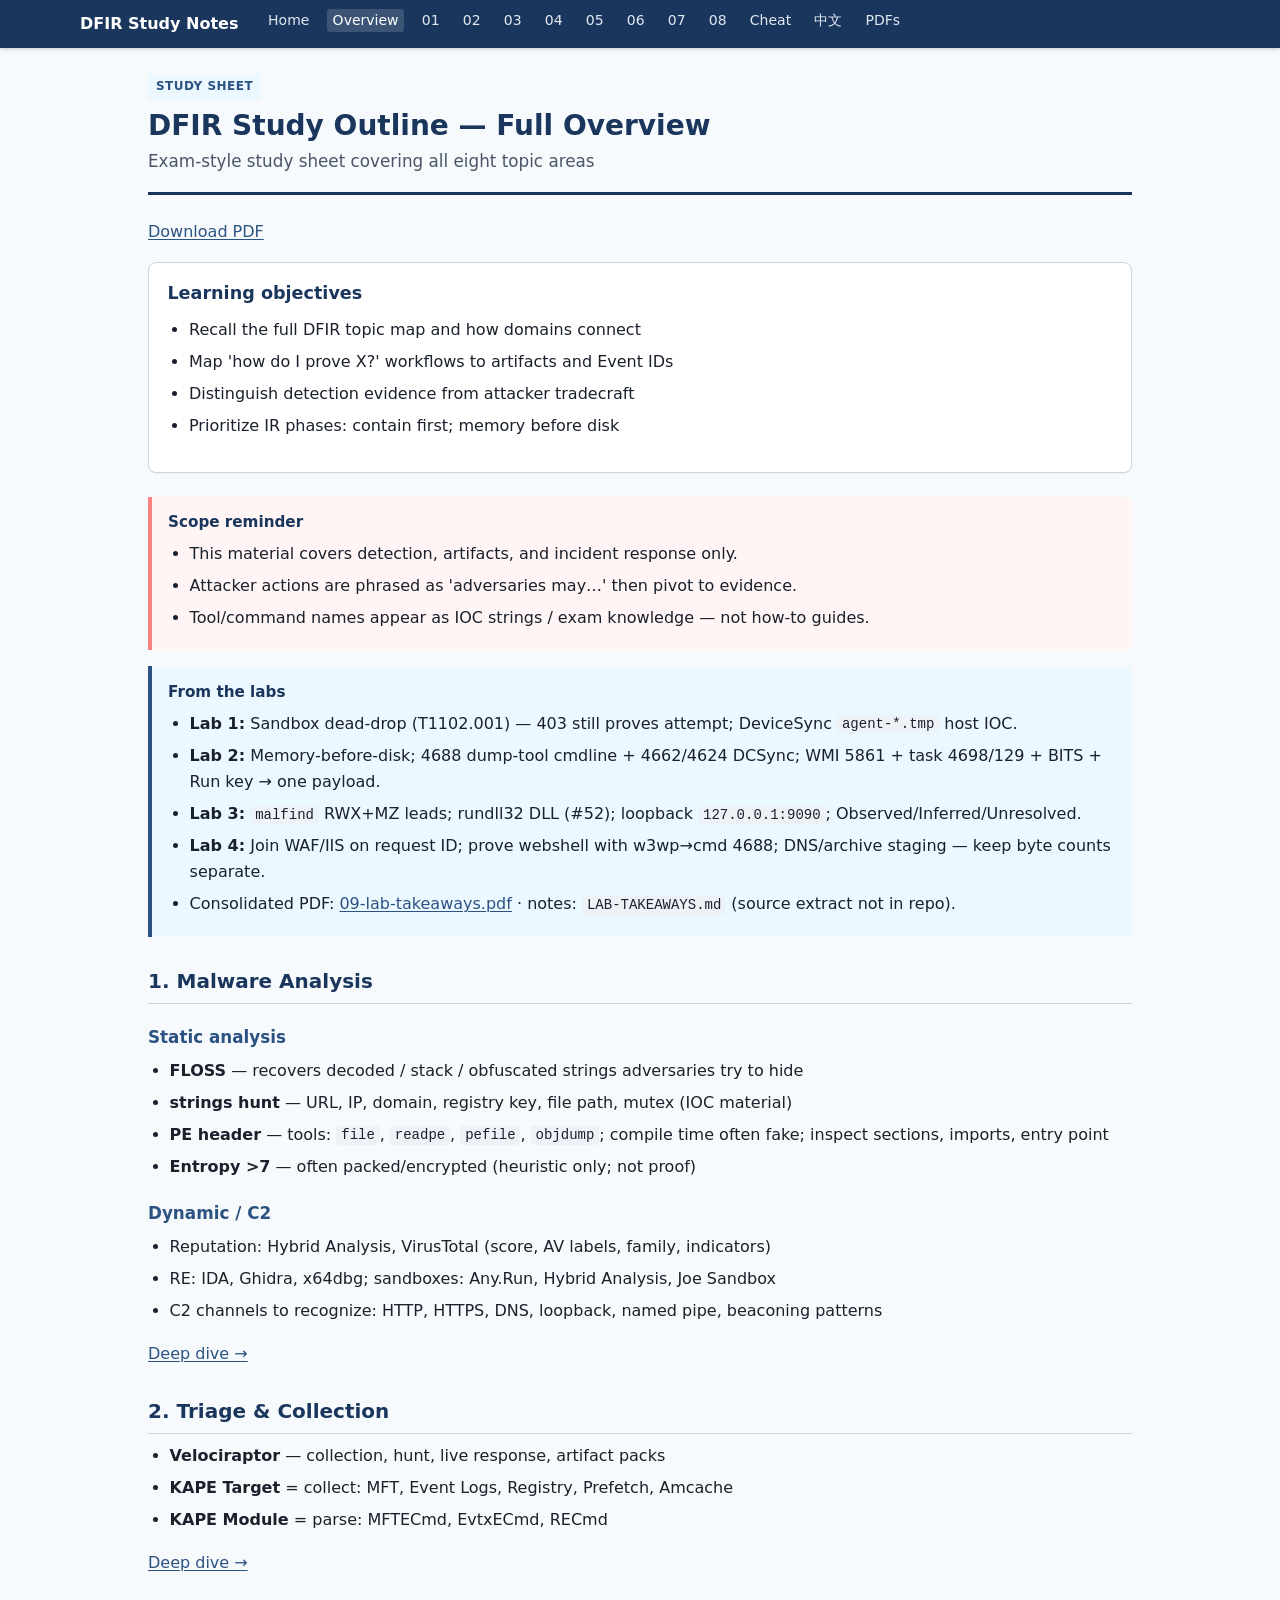
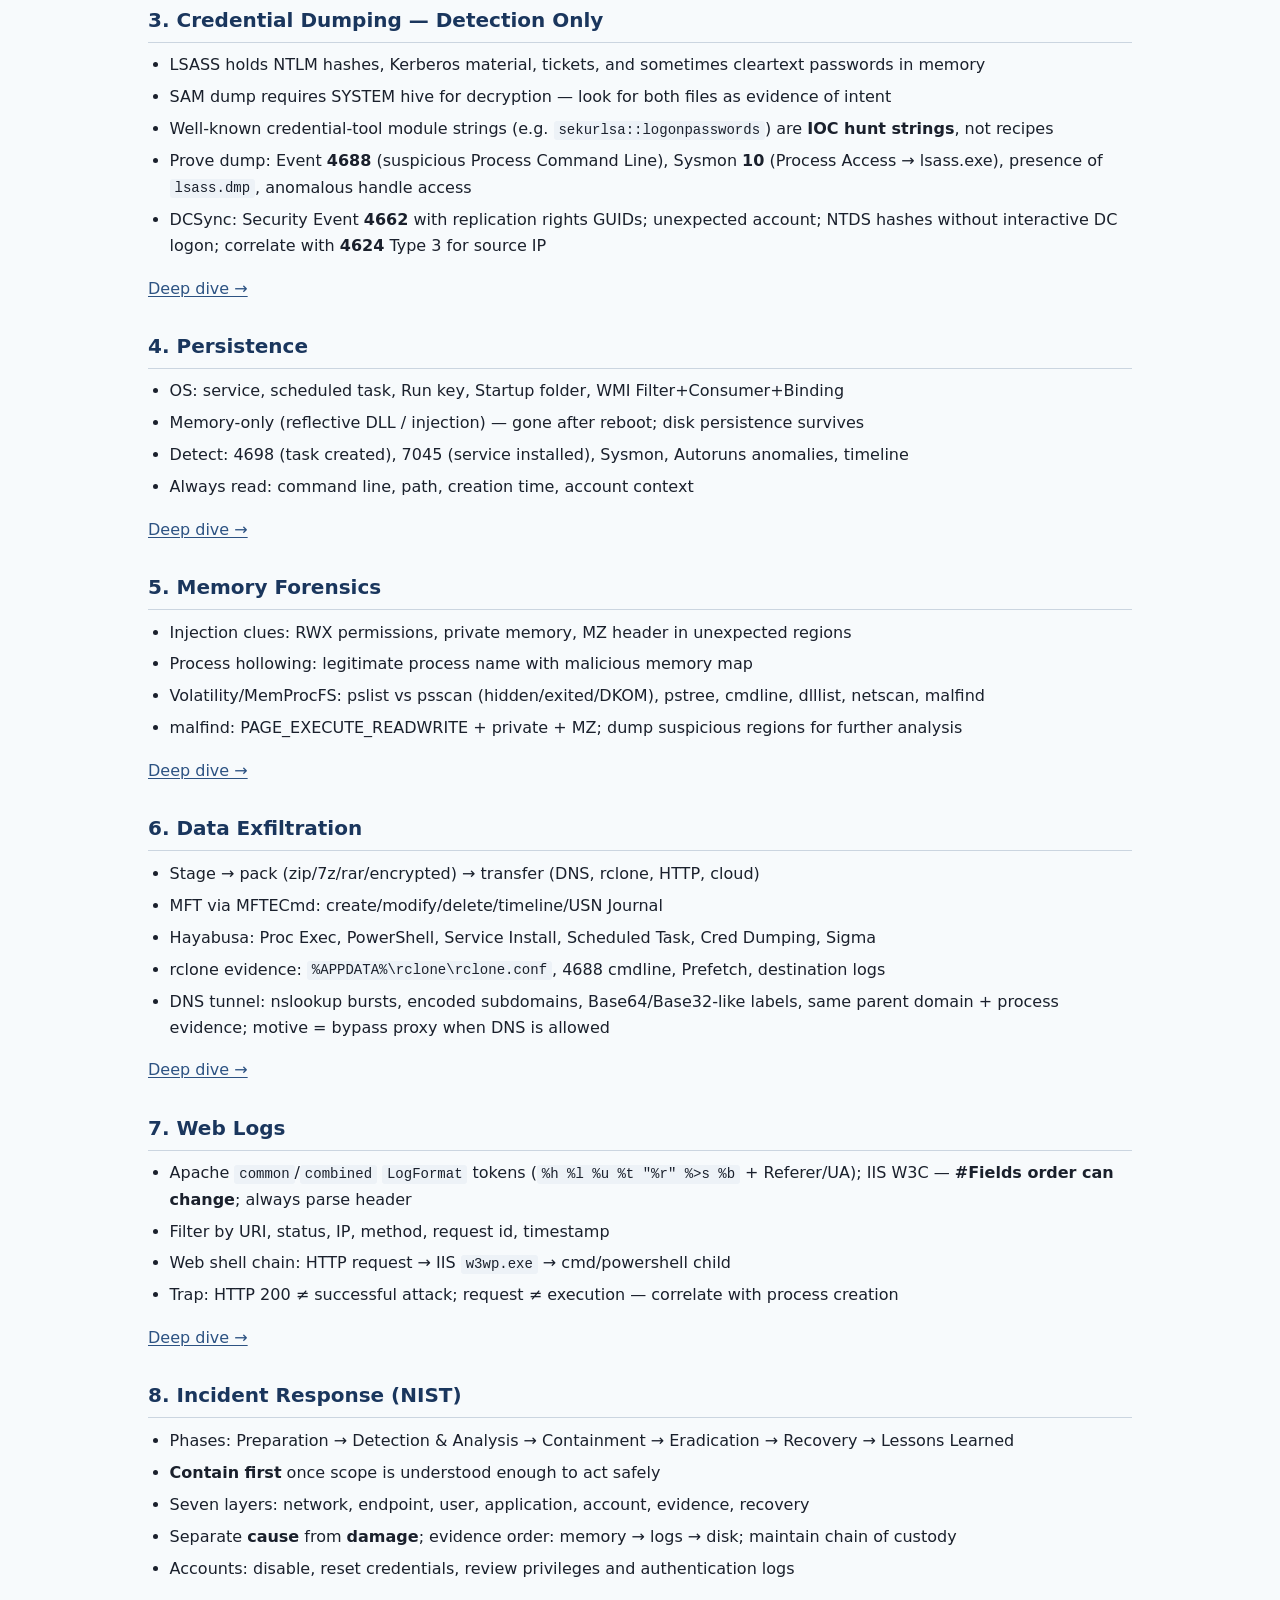
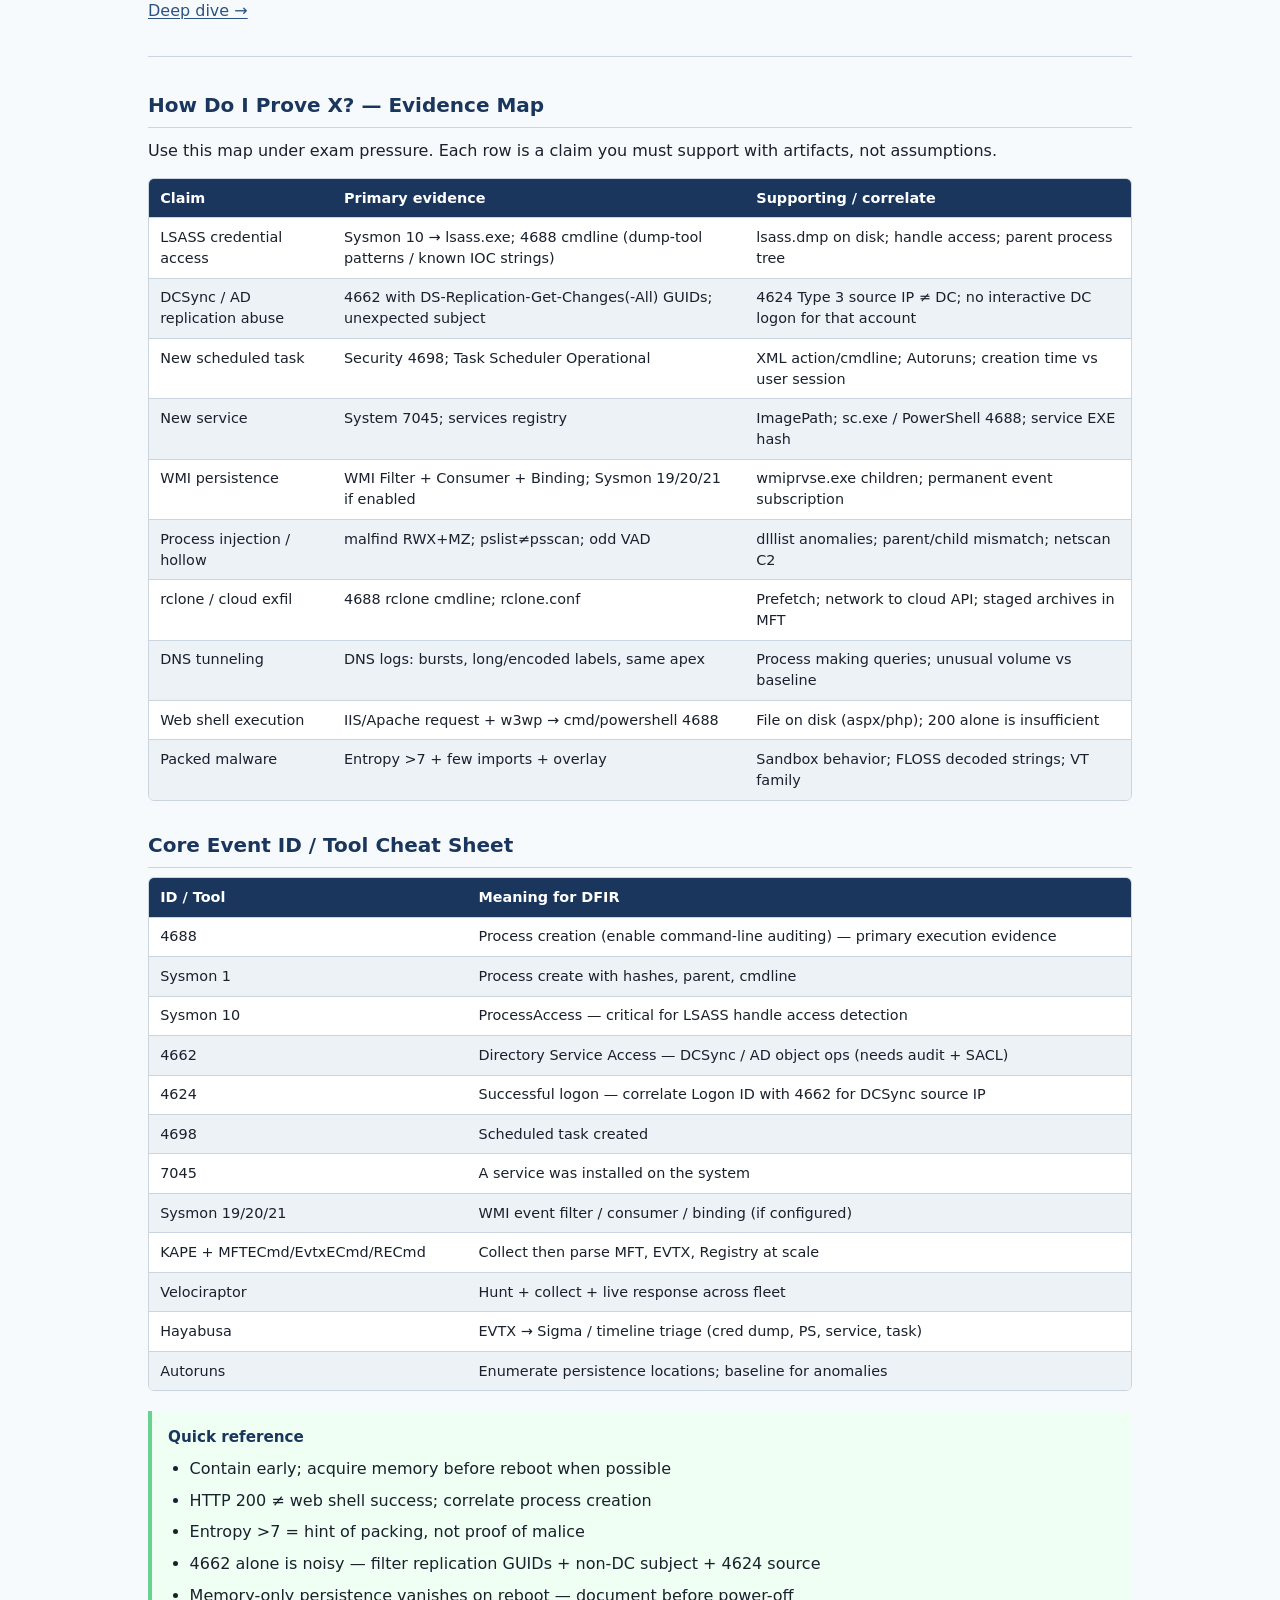
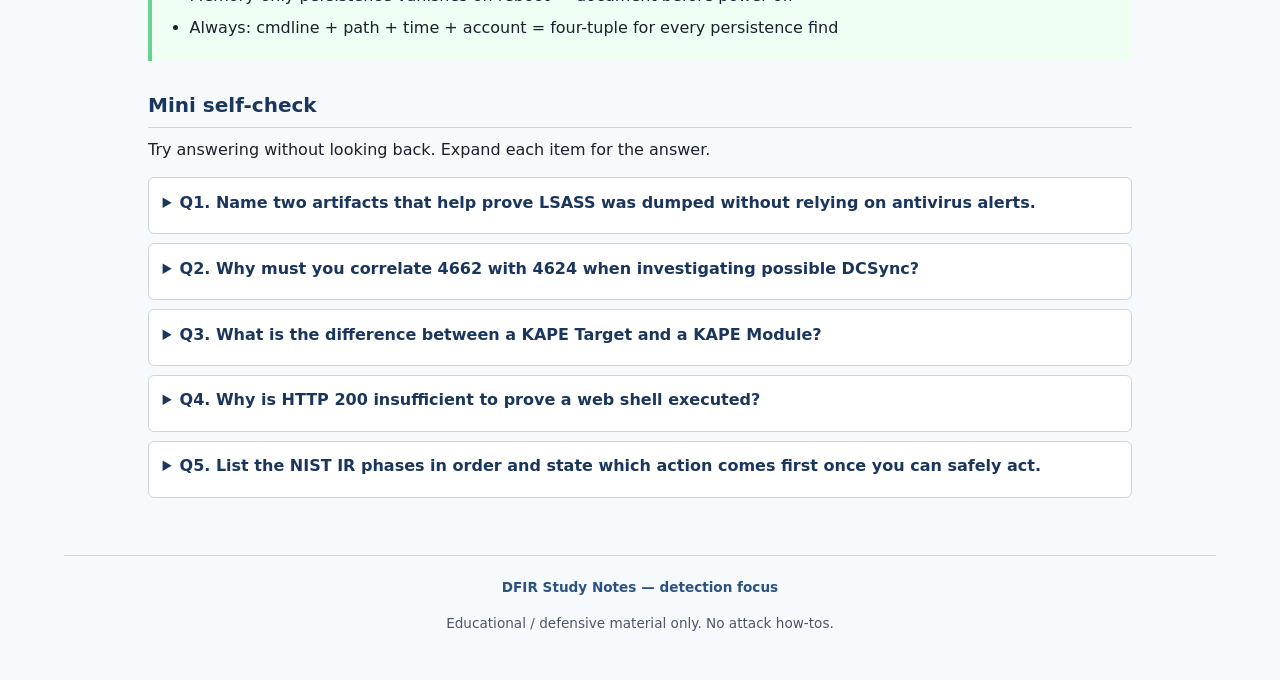
<file: overview.html>
<!DOCTYPE html>
<html lang="en">
<head>
<meta charset="utf-8">
<meta name="viewport" content="width=device-width, initial-scale=1">
<title>Overview | DFIR Study Notes</title>
<meta name="description" content="Educational defensive DFIR study notes — detection and forensics focus.">
<link rel="stylesheet" href="css/style.css">
</head>
<body>
<nav class="site-nav" aria-label="Main">
  <div class="nav-inner">
    <a class="brand" href="index.html">DFIR Study Notes</a>
    <button type="button" class="nav-toggle" aria-expanded="false" aria-controls="nav-links"
      onclick="var n=document.getElementById('nav-links');var o=n.classList.toggle('open');this.setAttribute('aria-expanded',o);">Menu</button>
    <ul class="nav-links" id="nav-links"><li><a href="index.html">Home</a></li><li><a href="overview.html" aria-current="page">Overview</a></li><li><a href="01-malware-analysis.html">01</a></li><li><a href="02-triage-collection.html">02</a></li><li><a href="03-credential-dumping.html">03</a></li><li><a href="04-persistence.html">04</a></li><li><a href="05-memory-forensics.html">05</a></li><li><a href="06-data-exfiltration.html">06</a></li><li><a href="07-web-logs.html">07</a></li><li><a href="08-incident-response.html">08</a></li><li><a href="10-lab-cheat-sheet.html">Cheat</a></li><li><a href="10-lab-cheat-sheet-zh.html">中文</a></li><li><a href="pdfs/">PDFs</a></li></ul>
  </div>
</nav>
<main class="wide-main">

<header class="page-header">
  <span class="badge">Study sheet</span>
  <h1>DFIR Study Outline — Full Overview</h1>
  <p class="subtitle">Exam-style study sheet covering all eight topic areas</p>
</header>
<p><a href="pdfs/00-overview.pdf">Download PDF</a></p>

<div class="objectives"><h2>Learning objectives</h2><ul><li>Recall the full DFIR topic map and how domains connect</li><li>Map 'how do I prove X?' workflows to artifacts and Event IDs</li><li>Distinguish detection evidence from attacker tradecraft</li><li>Prioritize IR phases: contain first; memory before disk</li></ul></div>

<div class="callout warn"><strong class="title">Scope reminder</strong><ul><li>This material covers detection, artifacts, and incident response only.</li><li>Attacker actions are phrased as 'adversaries may…' then pivot to evidence.</li><li>Tool/command names appear as IOC strings / exam knowledge — not how-to guides.</li></ul></div>

<div class="callout"><strong class="title">From the labs</strong>
<ul>
<li><b>Lab 1:</b> Sandbox dead-drop (T1102.001) — 403 still proves attempt; DeviceSync <code>agent-*.tmp</code> host IOC.</li>
<li><b>Lab 2:</b> Memory-before-disk; 4688 dump-tool cmdline + 4662/4624 DCSync; WMI 5861 + task 4698/129 + BITS + Run key → one payload.</li>
<li><b>Lab 3:</b> <code>malfind</code> RWX+MZ leads; rundll32 DLL (#52); loopback <code>127.0.0.1:9090</code>; Observed/Inferred/Unresolved.</li>
<li><b>Lab 4:</b> Join WAF/IIS on request ID; prove webshell with w3wp→cmd 4688; DNS/archive staging — keep byte counts separate.</li>
<li>Consolidated PDF: <a href="pdfs/09-lab-takeaways.pdf">09-lab-takeaways.pdf</a> · notes: <code>LAB-TAKEAWAYS.md</code> (source extract not in repo).</li>
</ul></div>


<h2>1. Malware Analysis</h2>
<h3>Static analysis</h3>
<ul><li><b>FLOSS</b> — recovers decoded / stack / obfuscated strings adversaries try to hide</li><li><b>strings hunt</b> — URL, IP, domain, registry key, file path, mutex (IOC material)</li><li><b>PE header</b> — tools: <code>file</code>, <code>readpe</code>, <code>pefile</code>, <code>objdump</code>; compile time often fake; inspect sections, imports, entry point</li><li><b>Entropy &gt;7</b> — often packed/encrypted (heuristic only; not proof)</li></ul>
<h3>Dynamic / C2</h3>
<ul><li>Reputation: Hybrid Analysis, VirusTotal (score, AV labels, family, indicators)</li><li>RE: IDA, Ghidra, x64dbg; sandboxes: Any.Run, Hybrid Analysis, Joe Sandbox</li><li>C2 channels to recognize: HTTP, HTTPS, DNS, loopback, named pipe, beaconing patterns</li></ul>
<p><a href="01-malware-analysis.html">Deep dive →</a></p>

<h2>2. Triage &amp; Collection</h2>
<ul><li><b>Velociraptor</b> — collection, hunt, live response, artifact packs</li><li><b>KAPE Target</b> = collect: MFT, Event Logs, Registry, Prefetch, Amcache</li><li><b>KAPE Module</b> = parse: MFTECmd, EvtxECmd, RECmd</li></ul>
<p><a href="02-triage-collection.html">Deep dive →</a></p>

<h2>3. Credential Dumping — Detection Only</h2>
<ul><li>LSASS holds NTLM hashes, Kerberos material, tickets, and sometimes cleartext passwords in memory</li><li>SAM dump requires SYSTEM hive for decryption — look for both files as evidence of intent</li><li>Well-known credential-tool module strings (e.g. <code>sekurlsa::logonpasswords</code>) are <b>IOC hunt strings</b>, not recipes</li><li>Prove dump: Event <b>4688</b> (suspicious Process Command Line), Sysmon <b>10</b> (Process Access → lsass.exe), presence of <code>lsass.dmp</code>, anomalous handle access</li><li>DCSync: Security Event <b>4662</b> with replication rights GUIDs; unexpected account; NTDS hashes without interactive DC logon; correlate with <b>4624</b> Type 3 for source IP</li></ul>
<p><a href="03-credential-dumping.html">Deep dive →</a></p>

<h2>4. Persistence</h2>
<ul><li>OS: service, scheduled task, Run key, Startup folder, WMI Filter+Consumer+Binding</li><li>Memory-only (reflective DLL / injection) — gone after reboot; disk persistence survives</li><li>Detect: 4698 (task created), 7045 (service installed), Sysmon, Autoruns anomalies, timeline</li><li>Always read: command line, path, creation time, account context</li></ul>
<p><a href="04-persistence.html">Deep dive →</a></p>

<h2>5. Memory Forensics</h2>
<ul><li>Injection clues: RWX permissions, private memory, MZ header in unexpected regions</li><li>Process hollowing: legitimate process name with malicious memory map</li><li>Volatility/MemProcFS: pslist vs psscan (hidden/exited/DKOM), pstree, cmdline, dlllist, netscan, malfind</li><li>malfind: PAGE_EXECUTE_READWRITE + private + MZ; dump suspicious regions for further analysis</li></ul>
<p><a href="05-memory-forensics.html">Deep dive →</a></p>

<h2>6. Data Exfiltration</h2>
<ul><li>Stage → pack (zip/7z/rar/encrypted) → transfer (DNS, rclone, HTTP, cloud)</li><li>MFT via MFTECmd: create/modify/delete/timeline/USN Journal</li><li>Hayabusa: Proc Exec, PowerShell, Service Install, Scheduled Task, Cred Dumping, Sigma</li><li>rclone evidence: <code>%APPDATA%\rclone\rclone.conf</code>, 4688 cmdline, Prefetch, destination logs</li><li>DNS tunnel: nslookup bursts, encoded subdomains, Base64/Base32-like labels, same parent domain + process evidence; motive = bypass proxy when DNS is allowed</li></ul>
<p><a href="06-data-exfiltration.html">Deep dive →</a></p>

<h2>7. Web Logs</h2>
<ul><li>Apache <code>common</code>/<code>combined</code> <code>LogFormat</code> tokens (<code>%h %l %u %t "%r" %&gt;s %b</code> + Referer/UA); IIS W3C — <b>#Fields order can change</b>; always parse header</li><li>Filter by URI, status, IP, method, request id, timestamp</li><li>Web shell chain: HTTP request → IIS <code>w3wp.exe</code> → cmd/powershell child</li><li>Trap: HTTP 200 ≠ successful attack; request ≠ execution — correlate with process creation</li></ul>
<p><a href="07-web-logs.html">Deep dive →</a></p>

<h2>8. Incident Response (NIST)</h2>
<ul><li>Phases: Preparation → Detection &amp; Analysis → Containment → Eradication → Recovery → Lessons Learned</li><li><b>Contain first</b> once scope is understood enough to act safely</li><li>Seven layers: network, endpoint, user, application, account, evidence, recovery</li><li>Separate <b>cause</b> from <b>damage</b>; evidence order: memory → logs → disk; maintain chain of custody</li><li>Accounts: disable, reset credentials, review privileges and authentication logs</li></ul>
<p><a href="08-incident-response.html">Deep dive →</a></p>

<hr class="sep">

<h2>How Do I Prove X? — Evidence Map</h2>
<p>Use this map under exam pressure. Each row is a claim you must support with artifacts, not assumptions.</p>
<div class="table-wrap"><table><thead><tr><th>Claim</th><th>Primary evidence</th><th>Supporting / correlate</th></tr></thead><tbody><tr><td>LSASS credential access</td><td>Sysmon 10 → lsass.exe; 4688 cmdline (dump-tool patterns / known IOC strings)</td><td>lsass.dmp on disk; handle access; parent process tree</td></tr><tr><td>DCSync / AD replication abuse</td><td>4662 with DS-Replication-Get-Changes(-All) GUIDs; unexpected subject</td><td>4624 Type 3 source IP ≠ DC; no interactive DC logon for that account</td></tr><tr><td>New scheduled task</td><td>Security 4698; Task Scheduler Operational</td><td>XML action/cmdline; Autoruns; creation time vs user session</td></tr><tr><td>New service</td><td>System 7045; services registry</td><td>ImagePath; sc.exe / PowerShell 4688; service EXE hash</td></tr><tr><td>WMI persistence</td><td>WMI Filter + Consumer + Binding; Sysmon 19/20/21 if enabled</td><td>wmiprvse.exe children; permanent event subscription</td></tr><tr><td>Process injection / hollow</td><td>malfind RWX+MZ; pslist≠psscan; odd VAD</td><td>dlllist anomalies; parent/child mismatch; netscan C2</td></tr><tr><td>rclone / cloud exfil</td><td>4688 rclone cmdline; rclone.conf</td><td>Prefetch; network to cloud API; staged archives in MFT</td></tr><tr><td>DNS tunneling</td><td>DNS logs: bursts, long/encoded labels, same apex</td><td>Process making queries; unusual volume vs baseline</td></tr><tr><td>Web shell execution</td><td>IIS/Apache request + w3wp → cmd/powershell 4688</td><td>File on disk (aspx/php); 200 alone is insufficient</td></tr><tr><td>Packed malware</td><td>Entropy &gt;7 + few imports + overlay</td><td>Sandbox behavior; FLOSS decoded strings; VT family</td></tr></tbody></table></div>

<h2>Core Event ID / Tool Cheat Sheet</h2>
<div class="table-wrap"><table><thead><tr><th>ID / Tool</th><th>Meaning for DFIR</th></tr></thead><tbody><tr><td>4688</td><td>Process creation (enable command-line auditing) — primary execution evidence</td></tr><tr><td>Sysmon 1</td><td>Process create with hashes, parent, cmdline</td></tr><tr><td>Sysmon 10</td><td>ProcessAccess — critical for LSASS handle access detection</td></tr><tr><td>4662</td><td>Directory Service Access — DCSync / AD object ops (needs audit + SACL)</td></tr><tr><td>4624</td><td>Successful logon — correlate Logon ID with 4662 for DCSync source IP</td></tr><tr><td>4698</td><td>Scheduled task created</td></tr><tr><td>7045</td><td>A service was installed on the system</td></tr><tr><td>Sysmon 19/20/21</td><td>WMI event filter / consumer / binding (if configured)</td></tr><tr><td>KAPE + MFTECmd/EvtxECmd/RECmd</td><td>Collect then parse MFT, EVTX, Registry at scale</td></tr><tr><td>Velociraptor</td><td>Hunt + collect + live response across fleet</td></tr><tr><td>Hayabusa</td><td>EVTX → Sigma / timeline triage (cred dump, PS, service, task)</td></tr><tr><td>Autoruns</td><td>Enumerate persistence locations; baseline for anomalies</td></tr></tbody></table></div>

<div class="callout ok"><strong class="title">Quick reference</strong><ul><li>Contain early; acquire memory before reboot when possible</li><li>HTTP 200 ≠ web shell success; correlate process creation</li><li>Entropy &gt;7 = hint of packing, not proof of malice</li><li>4662 alone is noisy — filter replication GUIDs + non-DC subject + 4624 source</li><li>Memory-only persistence vanishes on reboot — document before power-off</li><li>Always: cmdline + path + time + account = four-tuple for every persistence find</li></ul></div>

<h2>Mini self-check</h2>
<p>Try answering without looking back. Expand each item for the answer.</p>
<details class="self-check"><summary><b>Q1.</b> Name two artifacts that help prove LSASS was dumped without relying on antivirus alerts.</summary><div class="answer"><b>A1.</b> Sysmon Event 10 ProcessAccess targeting lsass.exe; Security 4688 with suspicious dump-related command lines; presence of an lsass.dmp (or similar) file; anomalous handle access patterns.</div></details>
<details class="self-check"><summary><b>Q2.</b> Why must you correlate 4662 with 4624 when investigating possible DCSync?</summary><div class="answer"><b>A2.</b> 4662 shows directory object access (including replication rights) but usually not the source IP; 4624 with the same Logon ID (often Type 3) provides the network source — critical to see if it is a non-DC host.</div></details>
<details class="self-check"><summary><b>Q3.</b> What is the difference between a KAPE Target and a KAPE Module?</summary><div class="answer"><b>A3.</b> Target = what to collect (MFT, EVTX, Registry, Prefetch, Amcache). Module = how to parse collected data (MFTECmd, EvtxECmd, RECmd).</div></details>
<details class="self-check"><summary><b>Q4.</b> Why is HTTP 200 insufficient to prove a web shell executed?</summary><div class="answer"><b>A4.</b> A 200 only means the web server returned OK for the request; it does not prove server-side code ran a shell. Prove execution via child processes of w3wp.exe (cmd/powershell) and on-disk web shell files.</div></details>
<details class="self-check"><summary><b>Q5.</b> List the NIST IR phases in order and state which action comes first once you can safely act.</summary><div class="answer"><b>A5.</b> Preparation → Detection &amp; Analysis → Containment → Eradication → Recovery → Lessons Learned. Contain first (once scope allows safe action).</div></details>

</main>
<footer class="site-footer">
  <p><span class="tag">DFIR Study Notes — detection focus</span></p>
  <p>Educational / defensive material only. No attack how-tos.</p>
</footer>
</body>
</html>
</file>
<file: css/style.css>
/* DFIR Study Notes — offline-friendly, study-focused stylesheet */
:root {
  --accent: #1a365d;
  --accent2: #2c5282;
  --accent-light: #ebf8ff;
  --bg: #f7fafc;
  --card: #ffffff;
  --text: #1a202c;
  --muted: #4a5568;
  --border: #cbd5e0;
  --warn-bg: #fff5f5;
  --warn-border: #fc8181;
  --ok-bg: #f0fff4;
  --ok-border: #68d391;
  --code-bg: #edf2f7;
  --nav-h: 3.25rem;
  --max: 52rem;
  --font: system-ui, -apple-system, "Segoe UI", Roboto, "Helvetica Neue", Arial, sans-serif;
  --mono: ui-monospace, "Cascadia Code", "SF Mono", Consolas, "Liberation Mono", monospace;
}

*, *::before, *::after { box-sizing: border-box; }

html { scroll-behavior: smooth; }

body {
  margin: 0;
  font-family: var(--font);
  font-size: 1rem;
  line-height: 1.65;
  color: var(--text);
  background: var(--bg);
}

a { color: var(--accent2); text-decoration-thickness: 1px; text-underline-offset: 2px; }
a:hover { color: var(--accent); }

/* —— Nav —— */
.site-nav {
  position: sticky;
  top: 0;
  z-index: 100;
  background: var(--accent);
  color: #fff;
  box-shadow: 0 1px 4px rgba(0,0,0,.2);
}
.site-nav .nav-inner {
  max-width: 72rem;
  margin: 0 auto;
  padding: .6rem 1rem;
  display: flex;
  flex-wrap: wrap;
  align-items: center;
  gap: .5rem 1rem;
}
.site-nav .brand {
  font-weight: 700;
  color: #fff;
  text-decoration: none;
  margin-right: .5rem;
  white-space: nowrap;
}
.site-nav .brand:hover { color: #bee3f8; }
.site-nav .nav-links {
  display: flex;
  flex-wrap: wrap;
  gap: .35rem .75rem;
  list-style: none;
  margin: 0;
  padding: 0;
  font-size: .875rem;
}
.site-nav .nav-links a {
  color: #e2e8f0;
  text-decoration: none;
  padding: .2rem .35rem;
  border-radius: 3px;
}
.site-nav .nav-links a:hover,
.site-nav .nav-links a[aria-current="page"] {
  background: rgba(255,255,255,.15);
  color: #fff;
}
.nav-toggle {
  display: none;
  background: transparent;
  border: 1px solid #a0aec0;
  color: #fff;
  padding: .35rem .6rem;
  border-radius: 4px;
  cursor: pointer;
  margin-left: auto;
}

@media (max-width: 800px) {
  .nav-toggle { display: block; }
  .site-nav .nav-links {
    display: none;
    width: 100%;
    flex-direction: column;
    padding: .5rem 0;
  }
  .site-nav .nav-links.open { display: flex; }
}

/* —— Layout —— */
main {
  max-width: var(--max);
  margin: 0 auto;
  padding: 1.5rem 1.25rem 3rem;
}
.wide-main { max-width: 64rem; }

.page-header {
  margin-bottom: 1.5rem;
  padding-bottom: 1rem;
  border-bottom: 3px solid var(--accent);
}
.page-header h1 {
  margin: 0 0 .35rem;
  font-size: 1.75rem;
  color: var(--accent);
  line-height: 1.25;
}
.page-header .subtitle {
  margin: 0;
  color: var(--muted);
  font-size: 1.05rem;
}
.badge {
  display: inline-block;
  font-size: .75rem;
  font-weight: 600;
  text-transform: uppercase;
  letter-spacing: .04em;
  background: var(--accent-light);
  color: var(--accent2);
  padding: .2rem .5rem;
  border-radius: 3px;
  margin-bottom: .5rem;
}

h2 {
  margin: 1.75rem 0 .6rem;
  font-size: 1.25rem;
  color: var(--accent);
  border-bottom: 1px solid var(--border);
  padding-bottom: .3rem;
}
h3 {
  margin: 1.25rem 0 .4rem;
  font-size: 1.05rem;
  color: var(--accent2);
}

p { margin: 0 0 .85rem; }
ul, ol { margin: 0 0 1rem; padding-left: 1.35rem; }
li { margin-bottom: .35rem; }
li ul { margin-top: .35rem; margin-bottom: .35rem; }

code, .mono {
  font-family: var(--mono);
  font-size: .875em;
  background: var(--code-bg);
  padding: .1em .35em;
  border-radius: 3px;
}
pre {
  font-family: var(--mono);
  font-size: .85rem;
  background: var(--code-bg);
  padding: .85rem 1rem;
  border-radius: 6px;
  overflow-x: auto;
  border: 1px solid var(--border);
}

/* —— Cards / callouts —— */
.callout {
  background: var(--accent-light);
  border-left: 4px solid var(--accent2);
  padding: .85rem 1rem;
  margin: 1rem 0;
  border-radius: 0 6px 6px 0;
}
.callout.warn {
  background: var(--warn-bg);
  border-left-color: var(--warn-border);
}
.callout.ok {
  background: var(--ok-bg);
  border-left-color: var(--ok-border);
}
.callout strong.title {
  display: block;
  color: var(--accent);
  margin-bottom: .35rem;
  font-size: .95rem;
}
.callout ul { margin-bottom: 0; }

.objectives {
  background: var(--card);
  border: 1px solid var(--border);
  border-radius: 8px;
  padding: 1rem 1.15rem;
  margin: 1rem 0 1.5rem;
  box-shadow: 0 1px 2px rgba(0,0,0,.04);
}
.objectives h2 { margin-top: 0; border: none; padding: 0; font-size: 1.1rem; }

/* —— Tables —— */
.table-wrap {
  overflow-x: auto;
  margin: 0 0 1.25rem;
  border-radius: 6px;
  border: 1px solid var(--border);
  background: var(--card);
}
table {
  width: 100%;
  border-collapse: collapse;
  font-size: .9rem;
  line-height: 1.45;
}
th, td {
  padding: .55rem .7rem;
  text-align: left;
  vertical-align: top;
  border-bottom: 1px solid var(--border);
}
th {
  background: var(--accent);
  color: #fff;
  font-weight: 600;
  white-space: nowrap;
}
tr:nth-child(even) td { background: #edf2f7; }
tr:last-child td { border-bottom: none; }

/* —— Landing cards —— */
.card-grid {
  display: grid;
  grid-template-columns: repeat(auto-fill, minmax(16rem, 1fr));
  gap: 1rem;
  margin: 1.25rem 0;
}
.card {
  background: var(--card);
  border: 1px solid var(--border);
  border-radius: 8px;
  padding: 1rem 1.1rem;
  display: flex;
  flex-direction: column;
  transition: box-shadow .15s, border-color .15s;
}
.card:hover {
  border-color: var(--accent2);
  box-shadow: 0 4px 12px rgba(26,54,93,.12);
}
.card h3 { margin: 0 0 .4rem; font-size: 1rem; }
.card h3 a { text-decoration: none; color: var(--accent); }
.card h3 a:hover { text-decoration: underline; }
.card p { flex: 1; font-size: .9rem; color: var(--muted); margin-bottom: .75rem; }
.card .card-links { font-size: .85rem; }
.card .card-links a { margin-right: .75rem; }

.pdf-list {
  list-style: none;
  padding: 0;
  margin: 1rem 0;
}
.pdf-list li {
  display: flex;
  flex-wrap: wrap;
  align-items: baseline;
  gap: .35rem .75rem;
  padding: .55rem .75rem;
  background: var(--card);
  border: 1px solid var(--border);
  border-radius: 6px;
  margin-bottom: .5rem;
}
.pdf-list a { font-weight: 600; }

/* —— Self-check —— */
details.self-check {
  background: var(--card);
  border: 1px solid var(--border);
  border-radius: 6px;
  margin: .6rem 0;
  padding: .15rem .85rem .5rem;
}
details.self-check summary {
  cursor: pointer;
  font-weight: 600;
  padding: .55rem 0;
  color: var(--accent);
}
details.self-check .answer {
  color: #276749;
  font-style: italic;
  padding: 0 0 .5rem .5rem;
  border-left: 3px solid var(--ok-border);
  margin: .25rem 0 .5rem;
}

/* —— Footer —— */
.site-footer {
  max-width: 72rem;
  margin: 0 auto;
  padding: 1.25rem 1rem 2rem;
  text-align: center;
  color: var(--muted);
  font-size: .85rem;
  border-top: 1px solid var(--border);
}
.site-footer .tag {
  font-weight: 600;
  color: var(--accent2);
}

/* —— Print —— */
@media print {
  .site-nav, .nav-toggle { display: none !important; }
  body { background: #fff; font-size: 11pt; }
  main { max-width: none; padding: 0; }
  a { color: inherit; text-decoration: none; }
  .callout, .objectives, .card { break-inside: avoid; }
  details.self-check[open] .answer,
  details.self-check .answer { display: block !important; }
  details.self-check { border: 1px solid #999; }
  th { background: #333 !important; -webkit-print-color-adjust: exact; print-color-adjust: exact; }
  .site-footer { border-top: 1px solid #999; }
}

/* —— Misc —— */
.toc { columns: 2; column-gap: 2rem; }
@media (max-width: 560px) { .toc { columns: 1; } }
.toc li { break-inside: avoid; }
.section-num { color: var(--muted); font-weight: 500; }
hr.sep {
  border: none;
  border-top: 1px solid var(--border);
  margin: 2rem 0;
}

/* —— Extra layout helpers —— */
main {
  max-width: 52rem;
  margin: 0 auto;
  padding: 1.5rem 1.25rem 3rem;
}
main.wide-main { max-width: 64rem; }

.subtitle { margin: 0; color: var(--muted); font-size: 1.05rem; }
.tag { font-weight: 600; color: var(--accent2); }

.card-links { font-size: 0.85rem; }
.card-links a { margin-right: 0.75rem; }

.callout strong.title,
.callout .title {
  display: block;
  color: var(--accent);
  margin-bottom: 0.35rem;
  font-size: 0.95rem;
}

hr.sep {
  border: none;
  border-top: 1px solid var(--border);
  margin: 2rem 0;
}

code, .mono {
  font-family: var(--mono);
  font-size: 0.875em;
  background: var(--code-bg);
  padding: 0.1em 0.35em;
  border-radius: 3px;
}

/* Ensure nested nav helpers exist even if selectors differ */
.nav-inner {
  max-width: 72rem;
  margin: 0 auto;
  padding: 0.6rem 1rem;
  display: flex;
  flex-wrap: wrap;
  align-items: center;
  gap: 0.5rem 1rem;
}
.brand {
  font-weight: 700;
  color: #fff;
  text-decoration: none;
  margin-right: 0.5rem;
  white-space: nowrap;
}
.brand:hover { color: #bee3f8; }
.nav-links {
  display: flex;
  flex-wrap: wrap;
  gap: 0.35rem 0.75rem;
  list-style: none;
  margin: 0;
  padding: 0;
  font-size: 0.875rem;
}
.nav-links a {
  color: #e2e8f0;
  text-decoration: none;
  padding: 0.2rem 0.35rem;
  border-radius: 3px;
}
.nav-links a:hover,
.nav-links a[aria-current="page"] {
  background: rgba(255,255,255,0.15);
  color: #fff;
}
@media (max-width: 800px) {
  .nav-links {
    display: none;
    width: 100%;
    flex-direction: column;
    padding: 0.5rem 0;
  }
  .nav-links.open { display: flex; }
}

/* —— Cheat-sheet figures —— */
figure.cheat-fig {
  margin: 1rem 0 1.5rem;
  padding: 0.75rem;
  background: var(--card);
  border: 1px solid var(--border);
  border-radius: 8px;
  text-align: center;
}
figure.cheat-fig img {
  max-width: 100%;
  height: auto;
  display: block;
  margin: 0 auto;
  border-radius: 4px;
}
figure.cheat-fig figcaption {
  margin-top: 0.65rem;
  font-size: 0.9rem;
  color: var(--muted);
  text-align: left;
  line-height: 1.45;
}
.cheat-toc {
  background: var(--card);
  border: 1px solid var(--border);
  border-radius: 8px;
  padding: 1rem 1.15rem;
  margin: 1rem 0 1.5rem;
}
.cheat-toc ol { margin-bottom: 0; }
.section-label {
  display: inline-block;
  font-size: 0.75rem;
  font-weight: 700;
  letter-spacing: 0.04em;
  text-transform: uppercase;
  color: #fff;
  background: var(--accent2);
  padding: 0.15rem 0.45rem;
  border-radius: 3px;
  margin-right: 0.4rem;
  vertical-align: middle;
}

/* —— Term boxes / glossary / lang switch (cheat sheet) —— */
.term-box {
  background: var(--accent-light);
  border-left: 4px solid var(--accent2);
  padding: 0.75rem 1rem;
  margin: -0.5rem 0 1.5rem;
  border-radius: 0 6px 6px 0;
  font-size: 0.95rem;
}
.term-box p { margin: 0 0 0.45rem; }
.term-box p:last-child { margin-bottom: 0; }
.term-box strong { color: var(--accent); }
.lang-switch {
  font-size: 0.95rem;
  margin: 0 0 0.75rem;
  padding: 0.45rem 0.75rem;
  background: var(--card);
  border: 1px solid var(--border);
  border-radius: 6px;
  display: inline-block;
}
.glossary {
  background: var(--card);
  border: 1px solid var(--border);
  border-radius: 8px;
  padding: 0.85rem 1.15rem 0.5rem;
  margin: 0 0 1.5rem;
}
.glossary dl { margin: 0; }
.glossary dt {
  font-weight: 700;
  color: var(--accent);
  margin-top: 0.55rem;
  font-size: 0.92rem;
}
.glossary dd {
  margin: 0.15rem 0 0.35rem 0;
  color: var(--muted);
  font-size: 0.9rem;
  padding-left: 0.5rem;
  border-left: 2px solid var(--border);
}
@media print {
  .term-box, .glossary, .lang-switch { break-inside: avoid; }
  .cheat-fig img { max-height: 4.5in; }
}
</file>
